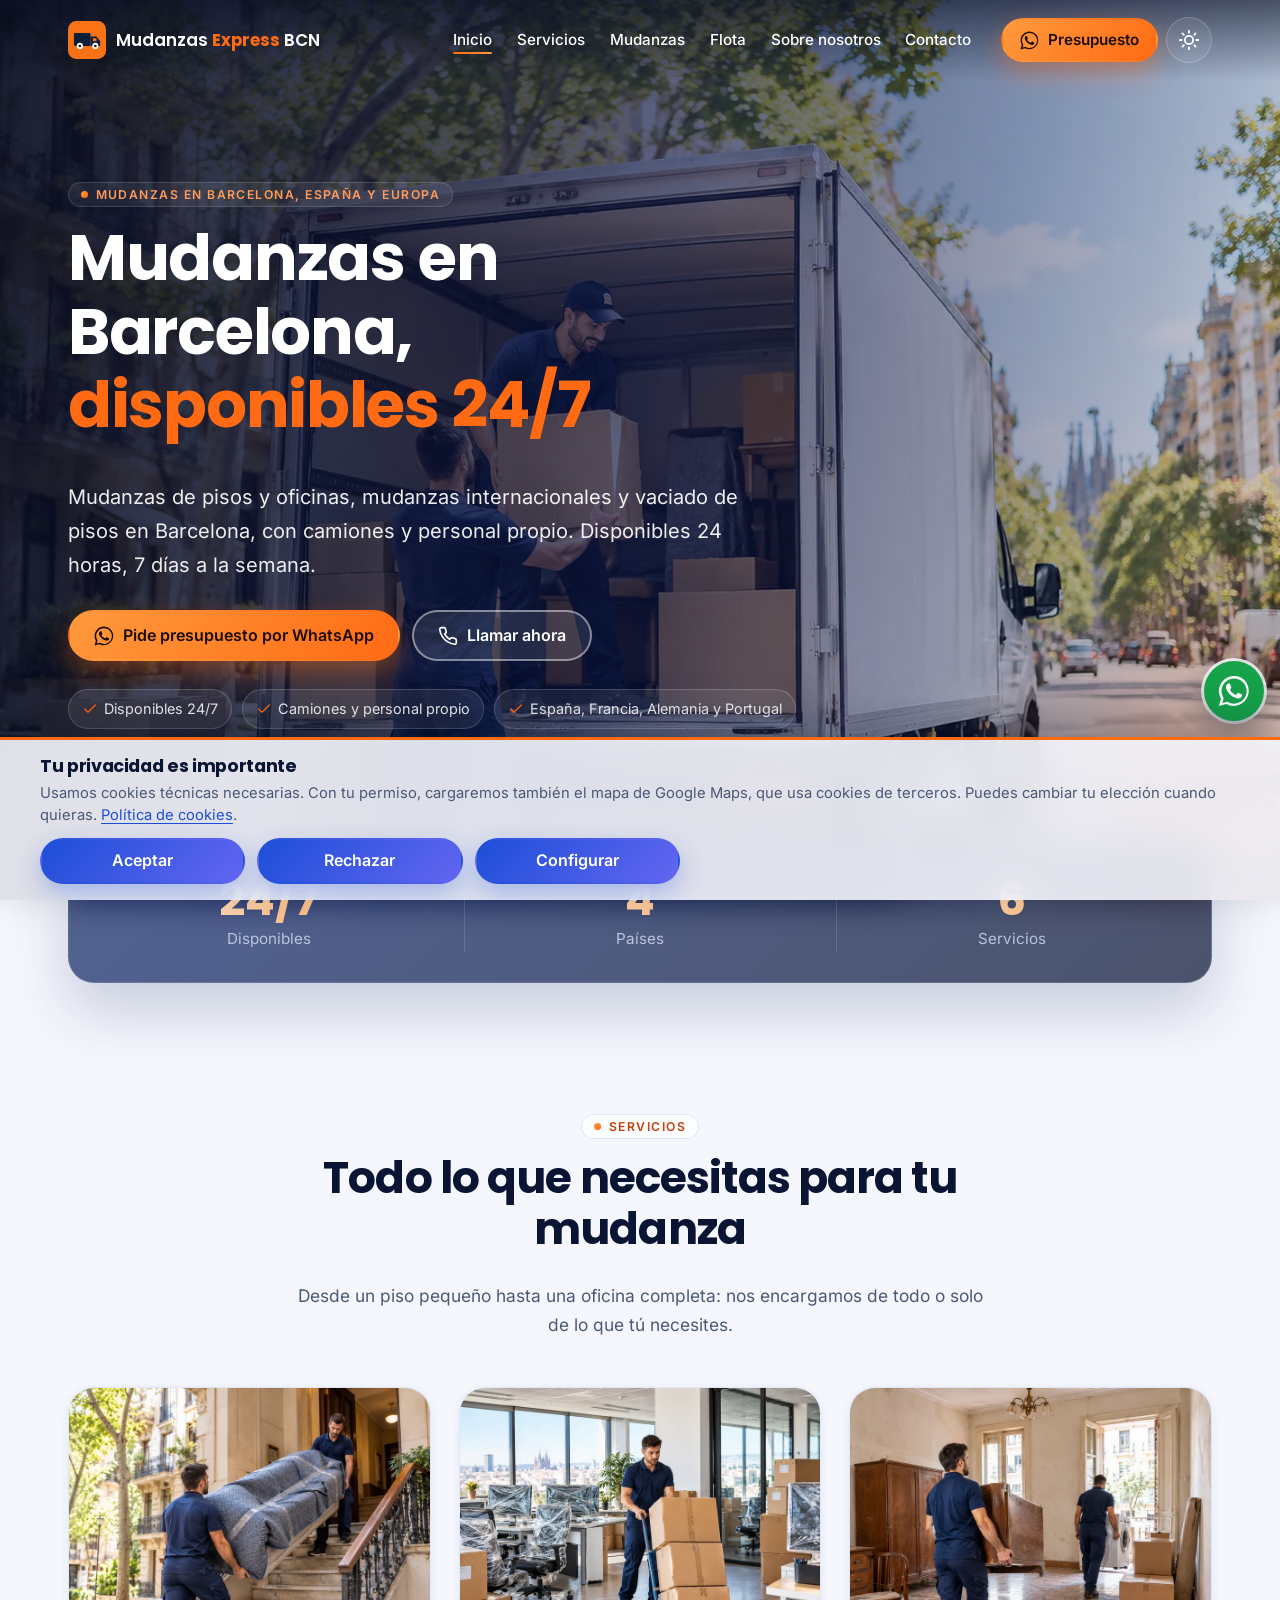
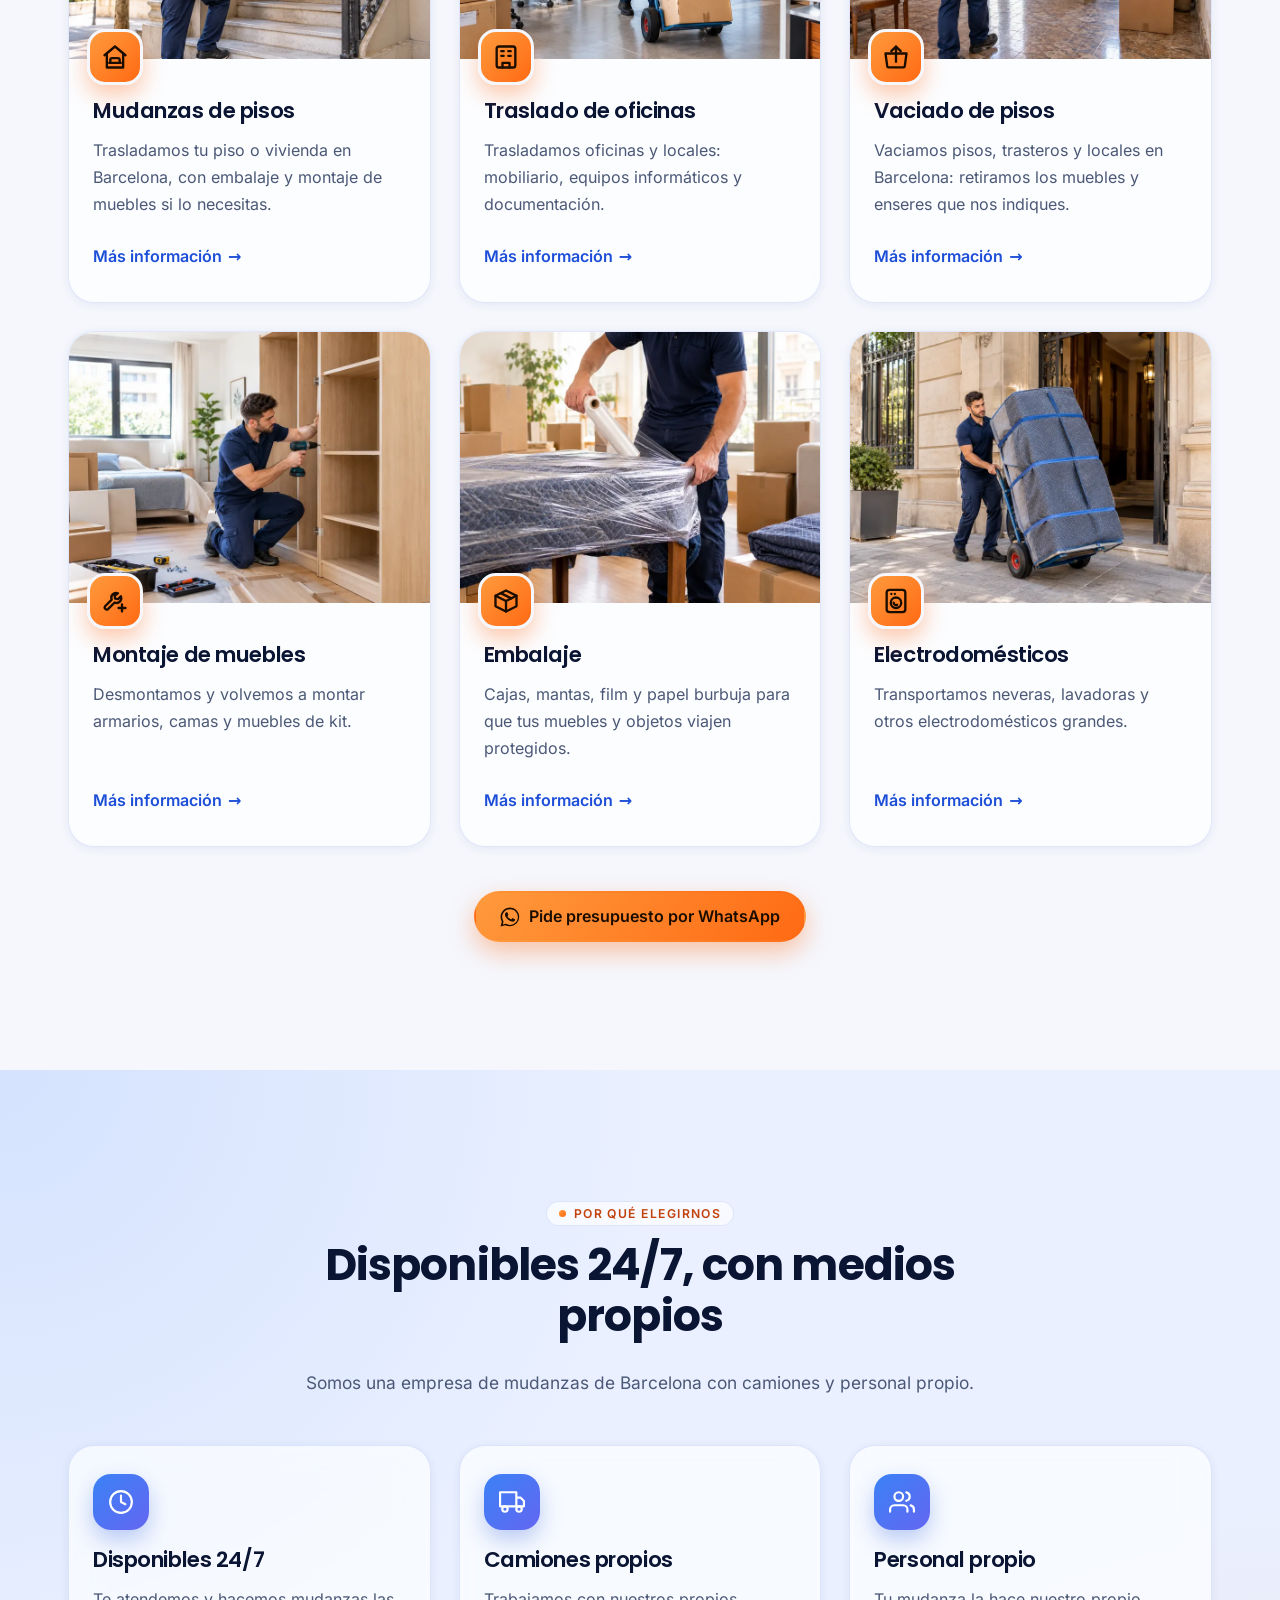
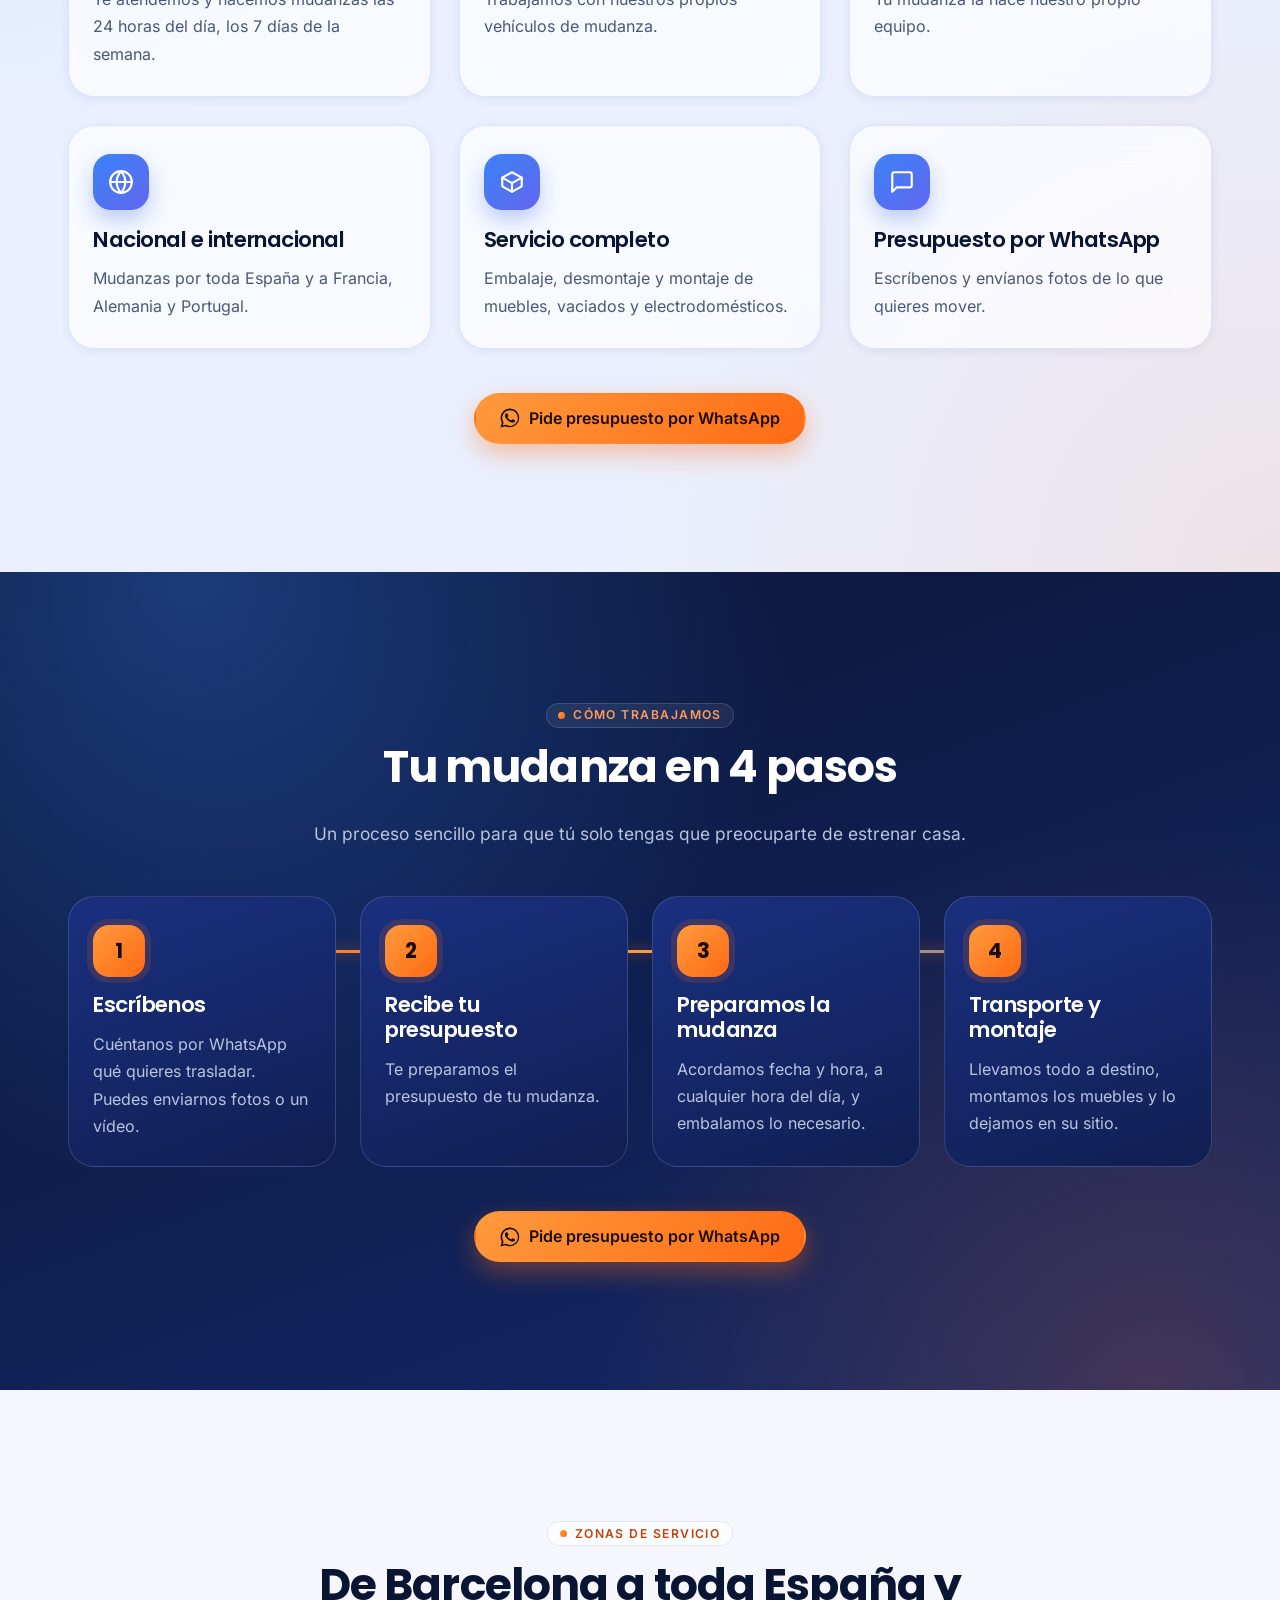
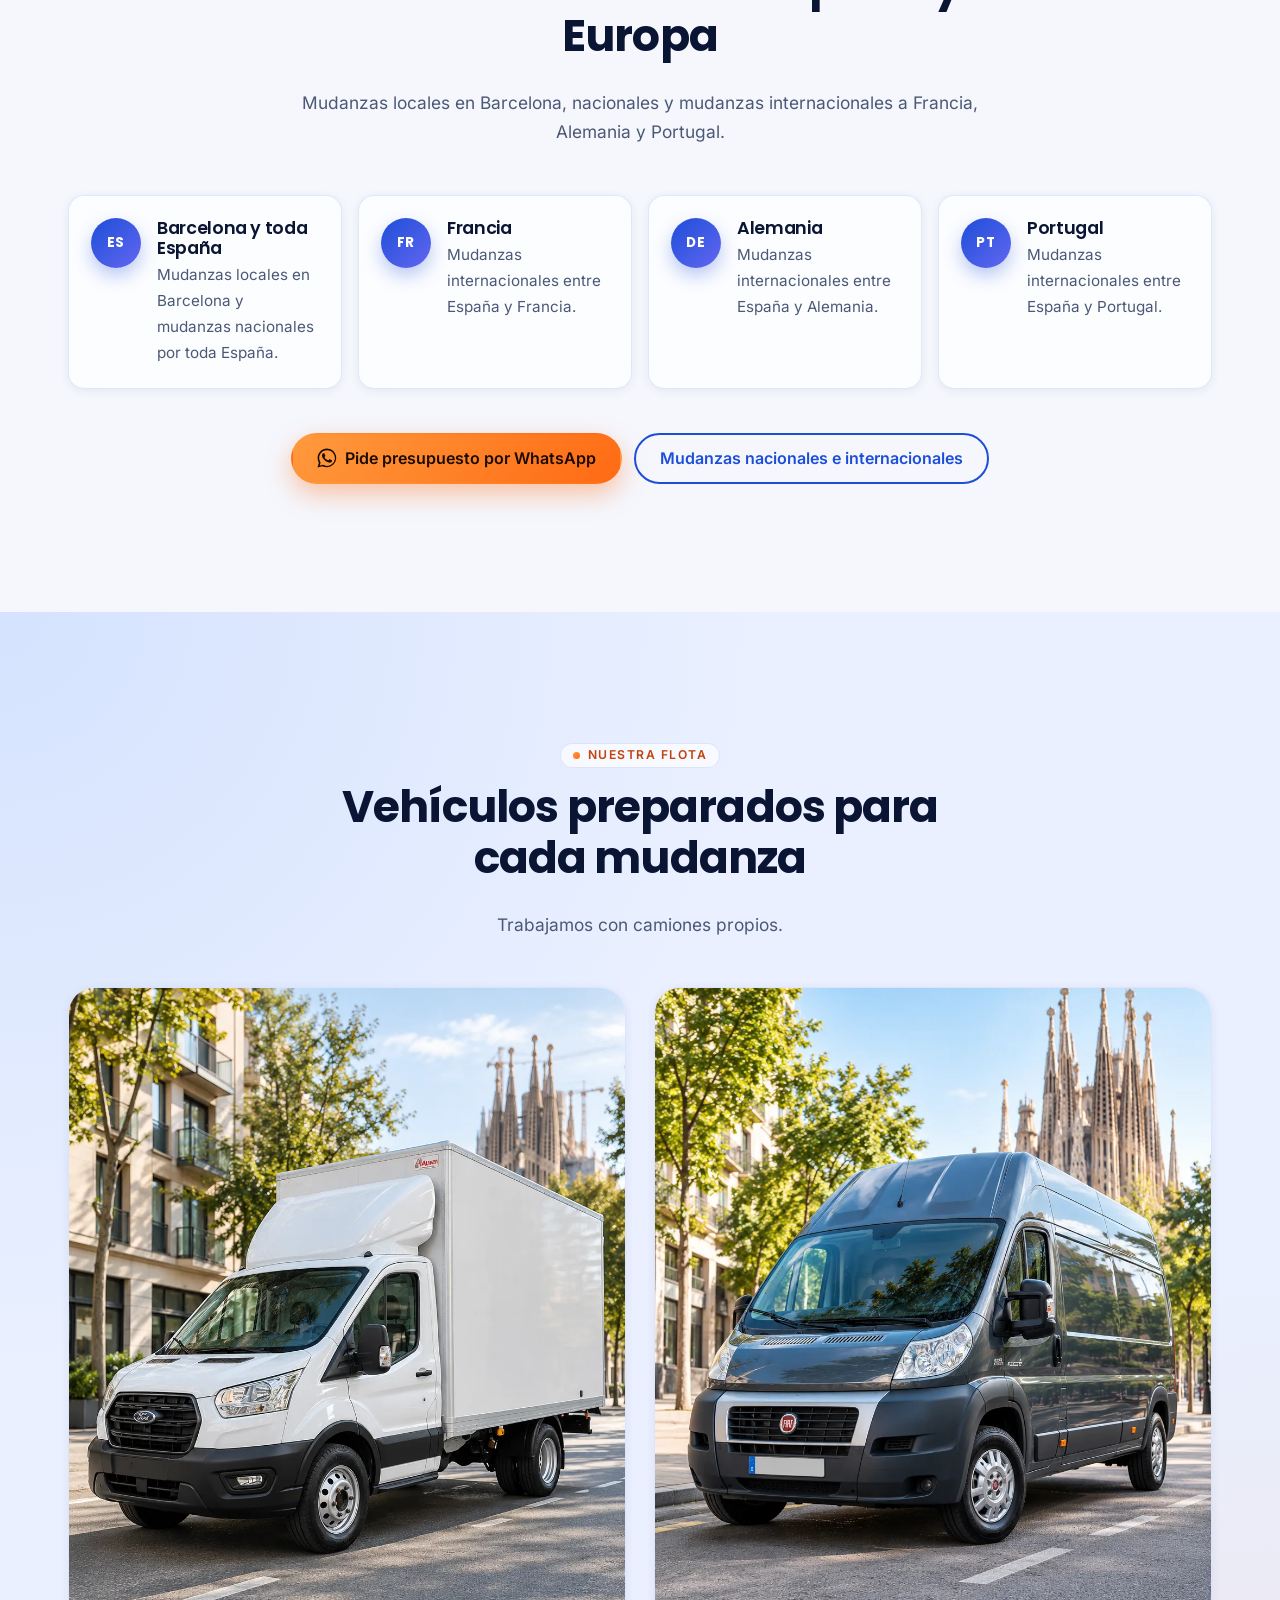
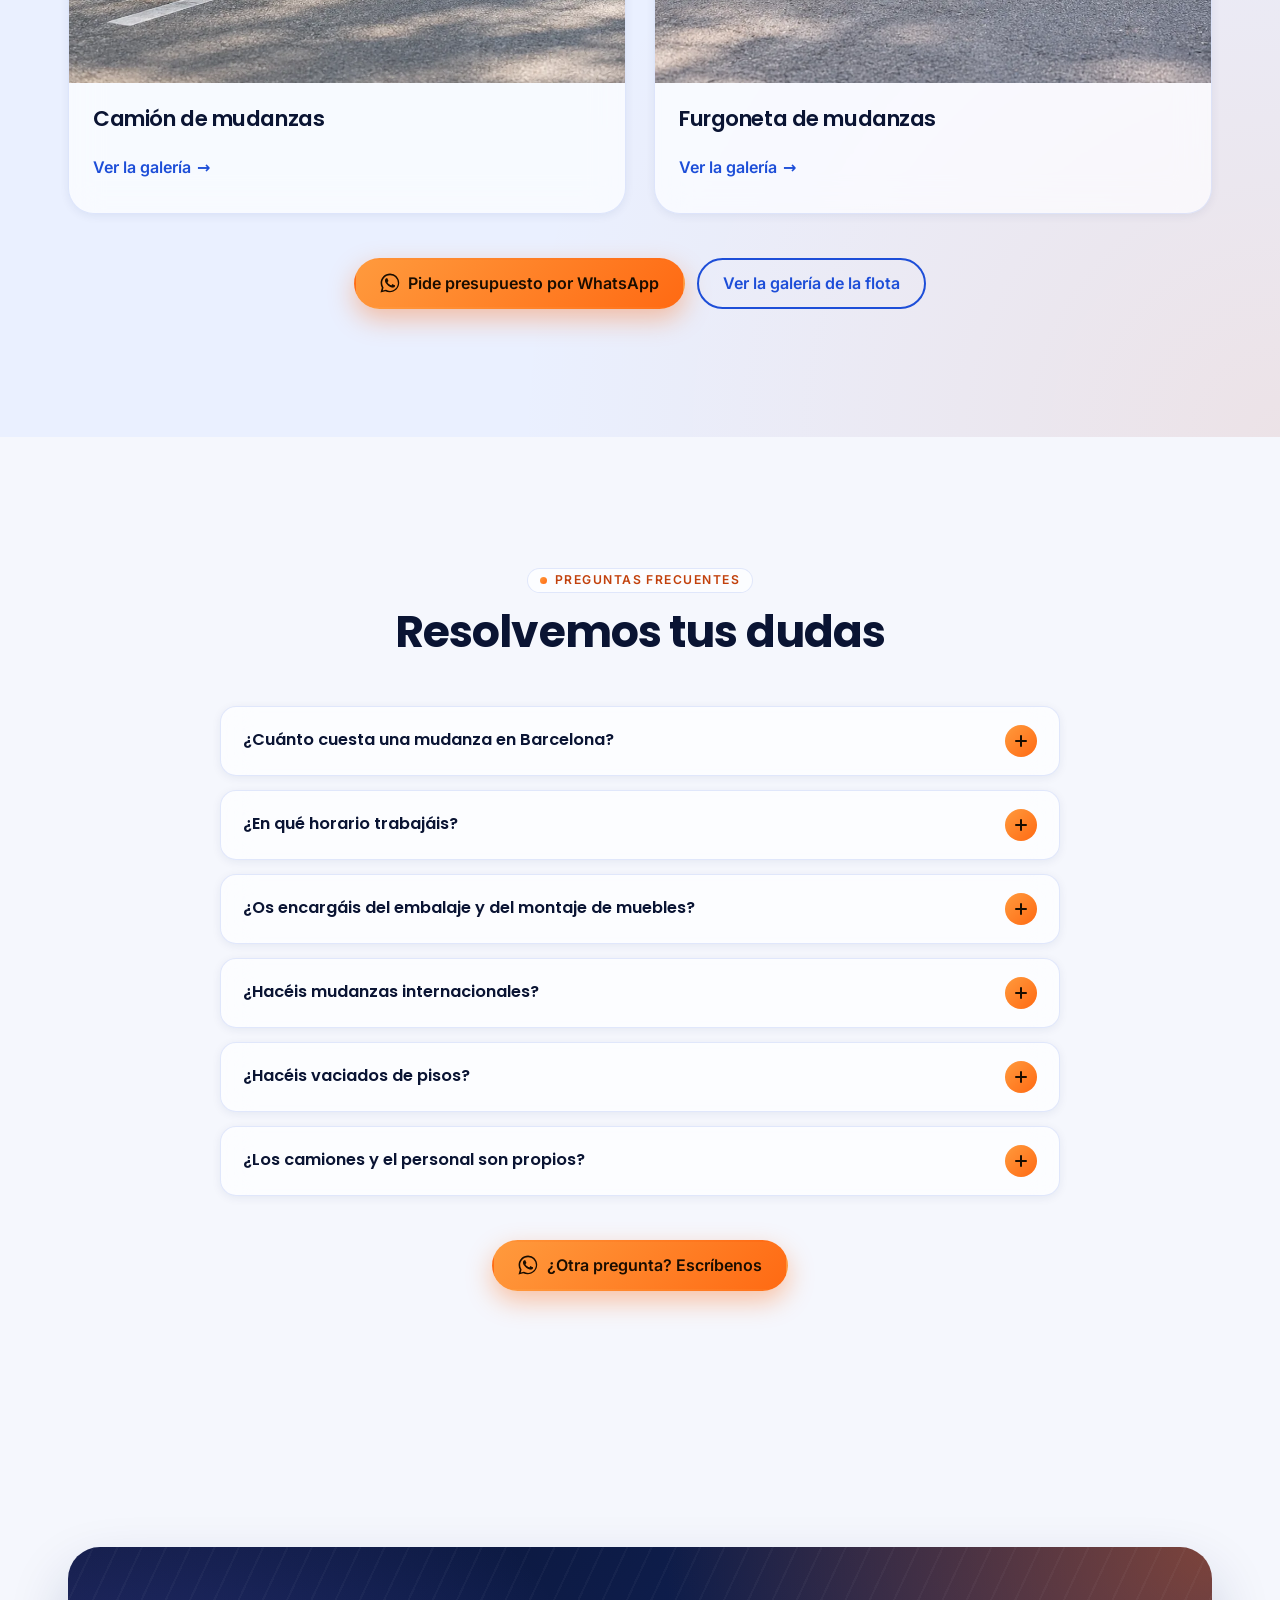
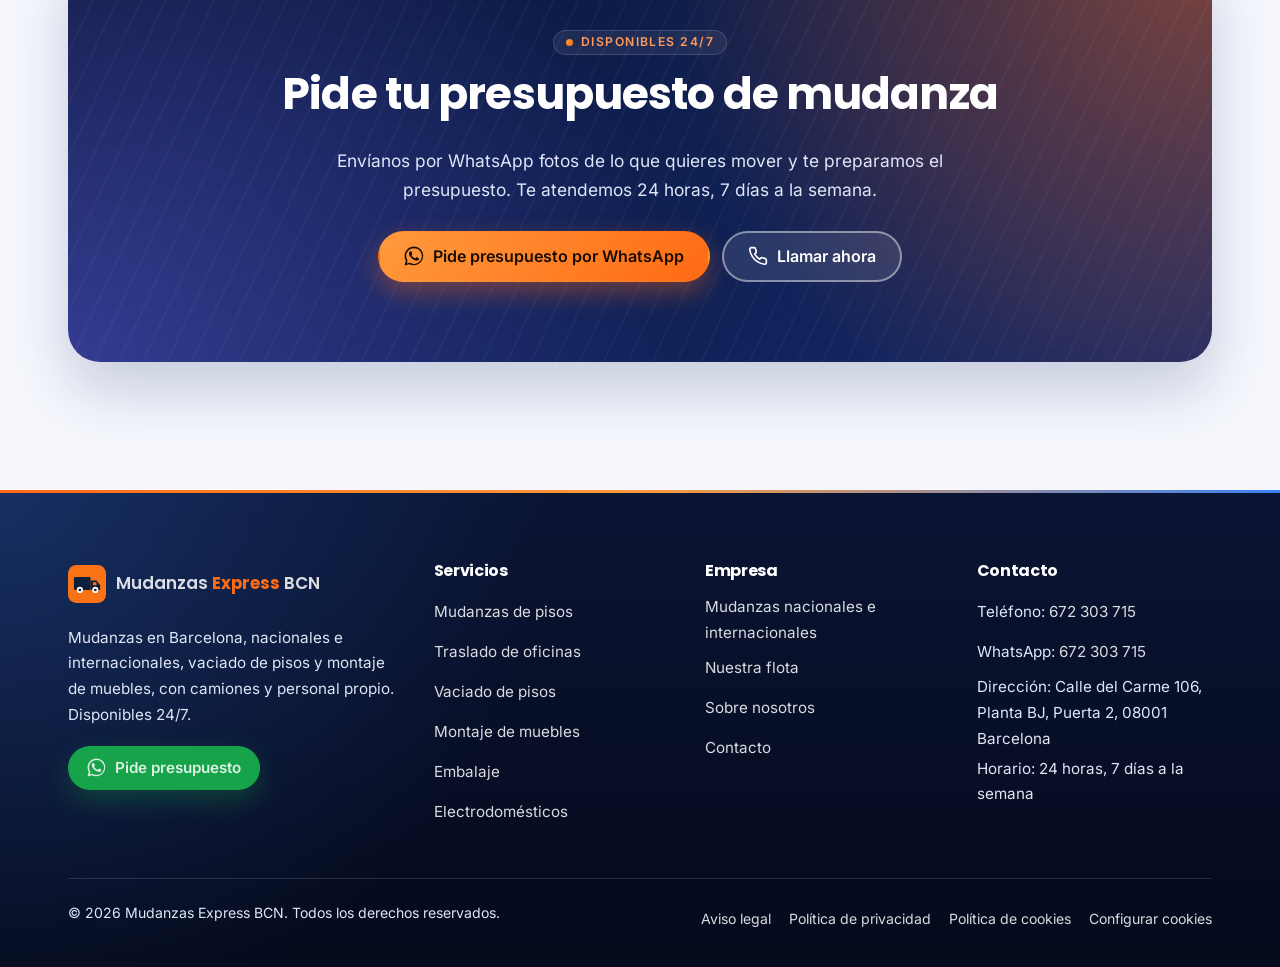
<file: index.html>
<!DOCTYPE html>
<html lang="es">
<head>
<meta charset="utf-8">
<meta name="viewport" content="width=device-width, initial-scale=1">
<title>Mudanzas en Barcelona | Mudanzas Express BCN – Nacionales e internacionales</title>
<meta name="description" content="Empresa de mudanzas en Barcelona: pisos, oficinas, vaciado de pisos y mudanzas internacionales a Francia, Alemania y Portugal. Disponibles 24/7.">
<meta name="robots" content="index, follow, max-image-preview:large">
<link rel="canonical" href="https://www.mudanzasexpressbcn.es/">
<meta name="theme-color" content="#0a1433">
<meta property="og:type" content="website">
<meta property="og:site_name" content="Mudanzas Express BCN">
<meta property="og:locale" content="es_ES">
<meta property="og:title" content="Mudanzas en Barcelona | Mudanzas Express BCN – Nacionales e internacionales">
<meta property="og:description" content="Empresa de mudanzas en Barcelona: pisos, oficinas, vaciado de pisos y mudanzas internacionales a Francia, Alemania y Portugal. Disponibles 24/7.">
<meta property="og:url" content="https://www.mudanzasexpressbcn.es/">
<meta property="og:image" content="https://www.mudanzasexpressbcn.es/img/og-image.jpg">
<meta property="og:image:type" content="image/jpeg">
<meta property="og:image:width" content="1200">
<meta property="og:image:height" content="630">
<meta property="og:image:alt" content="Camión de Mudanzas Express BCN cargando una mudanza en Barcelona">
<meta name="twitter:card" content="summary_large_image">
<link rel="icon" href="favicon.ico" sizes="any">
<link rel="icon" href="favicon.svg" type="image/svg+xml">
<link rel="apple-touch-icon" href="img/apple-touch-icon.png">
<link rel="preload" href="fonts/inter-latin-400-normal.woff2" as="font" type="font/woff2" crossorigin>
<link rel="preload" href="fonts/poppins-latin-700-normal.woff2" as="font" type="font/woff2" crossorigin>
<link rel="stylesheet" href="css/styles.css">
<script>(function(d){d.className+=' js'+('CSSViewTransitionRule' in window?'':' no-vt');var t;try{t=localStorage.getItem('mebcn_theme')}catch(e){}d.setAttribute('data-theme',t==='dark'||t==='light'?t:(matchMedia('(prefers-color-scheme: dark)').matches?'dark':'light'));try{var r=document.referrer&&new URL(document.referrer).origin===location.origin;if(!r&&!matchMedia('(prefers-reduced-motion: reduce)').matches)d.className+=' show-loader'}catch(e){}})(document.documentElement)</script>
<script type="application/ld+json">{"@context":"https://schema.org","@type":"MovingCompany","@id":"https://www.mudanzasexpressbcn.es/#empresa","name":"Mudanzas Express BCN","url":"https://www.mudanzasexpressbcn.es/","logo":"https://www.mudanzasexpressbcn.es/img/icon-512.png","image":["https://www.mudanzasexpressbcn.es/img/og-image.jpg","https://www.mudanzasexpressbcn.es/img/camion1.webp","https://www.mudanzasexpressbcn.es/img/empresa.webp"],"description":"Empresa de mudanzas en Barcelona con camiones y personal propio, disponible 24 horas, 7 días a la semana: mudanzas de pisos y oficinas, mudanzas nacionales e internacionales (Francia, Alemania y Portugal), vaciado de pisos, montaje de muebles y embalaje.","telephone":"+34 672 303 715","openingHoursSpecification":{"@type":"OpeningHoursSpecification","dayOfWeek":["Monday","Tuesday","Wednesday","Thursday","Friday","Saturday","Sunday"],"opens":"00:00","closes":"23:59"},"address":{"@type":"PostalAddress","streetAddress":"Calle del Carme 106, Planta BJ, Puerta 2","postalCode":"08001","addressLocality":"Barcelona","addressRegion":"Cataluña","addressCountry":"ES"},"areaServed":[{"@type":"City","name":"Barcelona"},{"@type":"Country","name":"España"},{"@type":"Country","name":"Francia"},{"@type":"Country","name":"Alemania"},{"@type":"Country","name":"Portugal"}],"contactPoint":{"@type":"ContactPoint","telephone":"+34 672 303 715","contactType":"customer service","availableLanguage":["es"],"hoursAvailable":{"@type":"OpeningHoursSpecification","dayOfWeek":["Monday","Tuesday","Wednesday","Thursday","Friday","Saturday","Sunday"],"opens":"00:00","closes":"23:59"}},"hasOfferCatalog":{"@type":"OfferCatalog","name":"Servicios de mudanza","itemListElement":[{"@type":"Offer","itemOffered":{"@type":"Service","name":"Mudanzas de pisos en Barcelona"}},{"@type":"Offer","itemOffered":{"@type":"Service","name":"Traslado de oficinas"}},{"@type":"Offer","itemOffered":{"@type":"Service","name":"Vaciado de pisos en Barcelona"}},{"@type":"Offer","itemOffered":{"@type":"Service","name":"Montaje y desmontaje de muebles"}},{"@type":"Offer","itemOffered":{"@type":"Service","name":"Embalaje profesional"}},{"@type":"Offer","itemOffered":{"@type":"Service","name":"Transporte de electrodomésticos"}},{"@type":"Offer","itemOffered":{"@type":"Service","name":"Mudanzas nacionales"}},{"@type":"Offer","itemOffered":{"@type":"Service","name":"Mudanzas internacionales"}}]}}</script><script type="application/ld+json">{"@context":"https://schema.org","@type":"FAQPage","mainEntity":[{"@type":"Question","name":"¿Cuánto cuesta una mudanza en Barcelona?","acceptedAnswer":{"@type":"Answer","text":"Depende de lo que haya que trasladar, la distancia, los accesos (planta, ascensor, escaleras) y de si necesitas embalaje o montaje. Escríbenos por WhatsApp con fotos o un vídeo de lo que quieres mover y te preparamos el presupuesto."}},{"@type":"Question","name":"¿En qué horario trabajáis?","acceptedAnswer":{"@type":"Answer","text":"Estamos disponibles las 24 horas del día, los 7 días de la semana. Puedes escribirnos o llamarnos en cualquier momento."}},{"@type":"Question","name":"¿Os encargáis del embalaje y del montaje de muebles?","acceptedAnswer":{"@type":"Answer","text":"Sí. Podemos embalar tus cosas y desmontar y montar los muebles. Tú eliges qué servicios incluir en el presupuesto."}},{"@type":"Question","name":"¿Hacéis mudanzas internacionales?","acceptedAnswer":{"@type":"Answer","text":"Sí. Además de mudanzas por toda España, hacemos mudanzas internacionales a Francia, Alemania y Portugal."}},{"@type":"Question","name":"¿Hacéis vaciados de pisos?","acceptedAnswer":{"@type":"Answer","text":"Sí. Vaciamos pisos, trasteros y locales en Barcelona: retiramos los muebles y enseres que nos indiques y dejamos el espacio vacío."}},{"@type":"Question","name":"¿Los camiones y el personal son propios?","acceptedAnswer":{"@type":"Answer","text":"Sí. Trabajamos con nuestros propios camiones y con personal propio."}}]}</script><script src="js/main.js" defer></script><script src="js/cookies.js" defer></script>
</head>
<body>
<div class="loader" aria-hidden="true"><div class="loader__inner"><svg viewBox="0 0 32 32" aria-hidden="true" focusable="false"><rect width="32" height="32" rx="7" fill="#f97316"/><rect x="5" y="10" width="14" height="11" rx="1.2" fill="#0b1f3a"/><path d="M19 13h5l3 4v4h-8z" fill="#0b1f3a"/><path d="M21 14.5h3v2.5h-3z" fill="#f97316"/><circle cx="10" cy="21" r="2.6" fill="#fff"/><circle cx="10" cy="21" r="1.1" fill="#0b1f3a"/><circle cx="23" cy="21" r="2.6" fill="#fff"/><circle cx="23" cy="21" r="1.1" fill="#0b1f3a"/></svg><div class="loader__name"><span>Mudanzas <strong>Express</strong> BCN</span></div><div class="loader__bar"></div></div></div>
<div class="progress" aria-hidden="true"></div>
<a class="skip-link" href="#main">Saltar al contenido</a>
<header class="site-header">
  <div class="container header-inner">
    <a class="brand" href="index.html" aria-label="Mudanzas Express BCN, ir al inicio"><svg viewBox="0 0 32 32" aria-hidden="true" focusable="false"><rect width="32" height="32" rx="7" fill="#f97316"/><rect x="5" y="10" width="14" height="11" rx="1.2" fill="#0b1f3a"/><path d="M19 13h5l3 4v4h-8z" fill="#0b1f3a"/><path d="M21 14.5h3v2.5h-3z" fill="#f97316"/><circle cx="10" cy="21" r="2.6" fill="#fff"/><circle cx="10" cy="21" r="1.1" fill="#0b1f3a"/><circle cx="23" cy="21" r="2.6" fill="#fff"/><circle cx="23" cy="21" r="1.1" fill="#0b1f3a"/></svg><span>Mudanzas <strong>Express</strong> BCN</span></a>
    <nav id="site-nav" class="site-nav" aria-label="Menú principal">
      <ul><li style="--i:0"><a href="index.html" aria-current="page">Inicio</a></li><li style="--i:1"><a href="servicios.html">Servicios</a></li><li style="--i:2"><a href="mudanzas.html">Mudanzas</a></li><li style="--i:3"><a href="flota.html">Flota</a></li><li style="--i:4"><a href="sobre-nosotros.html">Sobre nosotros</a></li><li style="--i:5"><a href="contacto.html">Contacto</a></li></ul>
      <a style="--i:6" class="btn btn--accent btn--sm" href="https://wa.me/34672303715?text=Hola%2C%20quiero%20pedir%20un%20presupuesto%20de%20mudanza" target="_blank" rel="noopener"><svg viewBox="0 0 24 24" fill="currentColor" aria-hidden="true" focusable="false"><path d="M17.47 14.38c-.3-.15-1.76-.87-2.03-.97-.27-.1-.47-.15-.67.15-.2.3-.77.97-.94 1.17-.17.2-.35.22-.65.07-.3-.15-1.26-.46-2.4-1.48-.89-.79-1.49-1.77-1.66-2.07-.17-.3-.02-.46.13-.61.13-.13.3-.35.45-.52.15-.17.2-.3.3-.5.1-.2.05-.37-.02-.52-.08-.15-.67-1.62-.92-2.22-.24-.58-.49-.5-.67-.51h-.57c-.2 0-.52.07-.8.37-.27.3-1.04 1.02-1.04 2.48 0 1.46 1.07 2.88 1.21 3.07.15.2 2.1 3.2 5.08 4.49.71.31 1.26.49 1.7.63.71.23 1.36.2 1.87.12.57-.09 1.76-.72 2.01-1.41.25-.7.25-1.29.17-1.41-.07-.12-.27-.2-.57-.35zM12.05 21.5h-.01a9.4 9.4 0 0 1-4.8-1.31l-.34-.2-3.57.93.95-3.48-.22-.36a9.4 9.4 0 0 1-1.44-5.02c0-5.2 4.23-9.43 9.44-9.43 2.52 0 4.89.98 6.67 2.77a9.37 9.37 0 0 1 2.76 6.67c0 5.2-4.24 9.43-9.44 9.43zm8.03-17.46A11.3 11.3 0 0 0 12.05.72C5.79.72.7 5.8.7 12.06c0 2 .52 3.95 1.52 5.67L.6 23.28l5.68-1.49a11.3 11.3 0 0 0 5.42 1.38h.01c6.25 0 11.34-5.09 11.34-11.34 0-3.03-1.18-5.88-3.32-8.02z"/></svg>Presupuesto<span class="visually-hidden"> (se abre en una nueva pestaña)</span></a>
    </nav>
    <button class="icon-btn theme-toggle" type="button" aria-pressed="false" aria-label="Modo oscuro"><svg viewBox="0 0 24 24" fill="none" stroke="currentColor" stroke-width="2" stroke-linecap="round" stroke-linejoin="round" aria-hidden="true" focusable="false" class="icon-sun"><circle cx="12" cy="12" r="4.5"/><path d="M12 2v2M12 20v2M4.9 4.9l1.4 1.4M17.7 17.7l1.4 1.4M2 12h2M20 12h2M4.9 19.1l1.4-1.4M17.7 6.3l1.4-1.4"/></svg><svg viewBox="0 0 24 24" fill="none" stroke="currentColor" stroke-width="2" stroke-linecap="round" stroke-linejoin="round" aria-hidden="true" focusable="false" class="icon-moon"><path d="M21 12.8A9 9 0 1 1 11.2 3a7 7 0 0 0 9.8 9.8z"/></svg></button>
    <button class="icon-btn nav-toggle" type="button" aria-expanded="false" aria-controls="site-nav" aria-label="Abrir menú">
      <span class="nav-toggle__bar"></span><span class="nav-toggle__bar"></span><span class="nav-toggle__bar"></span>
    </button>
  </div>
</header>
<main id="main">
<section class="hero">
  <picture class="hero__media">
    <source media="(min-width: 768px)" srcset="img/hero-800.webp 800w, img/hero.webp 1600w" sizes="100vw" width="1600" height="900">
    <img src="img/hero-movil-800.webp" srcset="img/hero-movil-800.webp 450w, img/hero-movil.webp 941w" sizes="100vw" width="941" height="1672" alt="Dos operarios de Mudanzas Express BCN cargan cajas en un camión en una calle del Eixample de Barcelona" fetchpriority="high" decoding="async">
  </picture>
  <div class="container">
    <span class="eyebrow">Mudanzas en Barcelona, España y Europa</span>
    <h1><span class="word" style="--w:0">Mudanzas</span> <span class="word" style="--w:1">en</span> <span class="word" style="--w:2">Barcelona,</span> <span><span class="word" style="--w:3">disponibles</span> <span class="word" style="--w:4">24/7</span></span></h1>
    <p class="hero__lead">Mudanzas de pisos y oficinas, mudanzas internacionales y vaciado de pisos en Barcelona, con camiones y personal propio. Disponibles 24 horas, 7 días a la semana.</p>
    <div class="btn-row"><a class="btn btn--accent btn--shine" href="https://wa.me/34672303715?text=Hola%2C%20quiero%20pedir%20un%20presupuesto%20de%20mudanza" target="_blank" rel="noopener"><svg viewBox="0 0 24 24" fill="currentColor" aria-hidden="true" focusable="false"><path d="M17.47 14.38c-.3-.15-1.76-.87-2.03-.97-.27-.1-.47-.15-.67.15-.2.3-.77.97-.94 1.17-.17.2-.35.22-.65.07-.3-.15-1.26-.46-2.4-1.48-.89-.79-1.49-1.77-1.66-2.07-.17-.3-.02-.46.13-.61.13-.13.3-.35.45-.52.15-.17.2-.3.3-.5.1-.2.05-.37-.02-.52-.08-.15-.67-1.62-.92-2.22-.24-.58-.49-.5-.67-.51h-.57c-.2 0-.52.07-.8.37-.27.3-1.04 1.02-1.04 2.48 0 1.46 1.07 2.88 1.21 3.07.15.2 2.1 3.2 5.08 4.49.71.31 1.26.49 1.7.63.71.23 1.36.2 1.87.12.57-.09 1.76-.72 2.01-1.41.25-.7.25-1.29.17-1.41-.07-.12-.27-.2-.57-.35zM12.05 21.5h-.01a9.4 9.4 0 0 1-4.8-1.31l-.34-.2-3.57.93.95-3.48-.22-.36a9.4 9.4 0 0 1-1.44-5.02c0-5.2 4.23-9.43 9.44-9.43 2.52 0 4.89.98 6.67 2.77a9.37 9.37 0 0 1 2.76 6.67c0 5.2-4.24 9.43-9.44 9.43zm8.03-17.46A11.3 11.3 0 0 0 12.05.72C5.79.72.7 5.8.7 12.06c0 2 .52 3.95 1.52 5.67L.6 23.28l5.68-1.49a11.3 11.3 0 0 0 5.42 1.38h.01c6.25 0 11.34-5.09 11.34-11.34 0-3.03-1.18-5.88-3.32-8.02z"/></svg>Pide presupuesto por WhatsApp<span class="visually-hidden"> (se abre en una nueva pestaña)</span></a><a class="btn btn--ghost" href="tel:+34672303715"><svg viewBox="0 0 24 24" fill="none" stroke="currentColor" stroke-width="2" stroke-linecap="round" stroke-linejoin="round" aria-hidden="true" focusable="false"><path d="M22 16.9v3a2 2 0 0 1-2.2 2 19.8 19.8 0 0 1-8.6-3.1 19.5 19.5 0 0 1-6-6A19.8 19.8 0 0 1 2.1 4.2 2 2 0 0 1 4.1 2h3a2 2 0 0 1 2 1.7c.1.9.4 1.8.7 2.7a2 2 0 0 1-.5 2.1L8 9.8a16 16 0 0 0 6 6l1.3-1.3a2 2 0 0 1 2.1-.4c.9.3 1.8.6 2.7.7a2 2 0 0 1 1.7 2z"/></svg>Llamar ahora</a></div>
    <ul class="hero__badges">
      <li><svg viewBox="0 0 24 24" fill="none" stroke="currentColor" stroke-width="2" stroke-linecap="round" stroke-linejoin="round" aria-hidden="true" focusable="false"><path d="M20 6 9 17l-5-5"/></svg>Disponibles 24/7</li>
      <li><svg viewBox="0 0 24 24" fill="none" stroke="currentColor" stroke-width="2" stroke-linecap="round" stroke-linejoin="round" aria-hidden="true" focusable="false"><path d="M20 6 9 17l-5-5"/></svg>Camiones y personal propio</li>
      <li><svg viewBox="0 0 24 24" fill="none" stroke="currentColor" stroke-width="2" stroke-linecap="round" stroke-linejoin="round" aria-hidden="true" focusable="false"><path d="M20 6 9 17l-5-5"/></svg>España, Francia, Alemania y Portugal</li>
    </ul>
  </div>
  <a class="scroll-cue" href="#servicios">Desliza hacia abajo<svg viewBox="0 0 24 24" fill="none" stroke="currentColor" stroke-width="2" stroke-linecap="round" stroke-linejoin="round" aria-hidden="true" focusable="false"><path d="m6 9 6 6 6-6"/></svg></a>
</section>
<section class="stats-band" aria-label="Mudanzas Express BCN en cifras">
  <div class="container">
    <ul class="stats reveal reveal--scale">
      <li class="stat"><span class="stat__num" data-count="24" data-suffix="/7" aria-hidden="true">24/7</span><span class="stat__label"><span class="visually-hidden">24/7: </span>Disponibles</span></li>
      <li class="stat"><span class="stat__num" data-count="4" aria-hidden="true">4</span><span class="stat__label"><span class="visually-hidden">4 </span>Países</span></li>
      <li class="stat"><span class="stat__num" data-count="6" aria-hidden="true">6</span><span class="stat__label"><span class="visually-hidden">6 </span>Servicios</span></li>
    </ul>
  </div>
</section>
<section class="section" id="servicios" aria-labelledby="servicios-titulo">
  <div class="container">
    <div class="section-head reveal">
      <span class="eyebrow">Servicios</span>
      <h2 id="servicios-titulo">Todo lo que necesitas para tu mudanza</h2>
      <p>Desde un piso pequeño hasta una oficina completa: nos encargamos de todo o solo de lo que tú necesites.</p>
    </div>
    <div class="grid grid--3">
      <article class="card card--service reveal reveal--scale" style="--delay:0.00s">
        <div class="card__media"><div class="card__clip"><img src="img/pisos-800.webp" srcset="img/pisos-800.webp 800w, img/pisos.webp 1448w" sizes="(min-width: 992px) 33vw, (min-width: 640px) 50vw, 100vw" width="1448" height="1086" alt="Dos operarios bajan un sofá protegido con mantas por la escalera de un edificio de Barcelona" loading="lazy" decoding="async"></div><span class="card__icon"><svg viewBox="0 0 24 24" fill="none" stroke="currentColor" stroke-width="2" stroke-linecap="round" stroke-linejoin="round" aria-hidden="true" focusable="false"><path d="M3 10.5 12 3l9 7.5"/><path d="M5 9.5V21h14V9.5"/><path d="M8 17v-2.5A1.5 1.5 0 0 1 9.5 13h5a1.5 1.5 0 0 1 1.5 1.5V17"/><path d="M7 17h10"/></svg></span></div>
        <div class="card__body"><h3>Mudanzas de pisos</h3><p>Trasladamos tu piso o vivienda en Barcelona, con embalaje y montaje de muebles si lo necesitas.</p><a class="card__link" href="servicios.html#pisos">Más información<span class="visually-hidden"> sobre mudanzas de pisos</span></a></div>
      </article><article class="card card--service reveal reveal--scale" style="--delay:0.08s">
        <div class="card__media"><div class="card__clip"><img src="img/oficinas-800.webp" srcset="img/oficinas-800.webp 800w, img/oficinas.webp 1448w" sizes="(min-width: 992px) 33vw, (min-width: 640px) 50vw, 100vw" width="1448" height="1086" alt="Operario trasladando cajas con una carretilla en una oficina con los equipos protegidos" loading="lazy" decoding="async"></div><span class="card__icon"><svg viewBox="0 0 24 24" fill="none" stroke="currentColor" stroke-width="2" stroke-linecap="round" stroke-linejoin="round" aria-hidden="true" focusable="false"><rect x="4" y="3" width="16" height="18" rx="2"/><path d="M9 21v-4h6v4"/><path d="M8 7h2M14 7h2M8 11h2M14 11h2"/></svg></span></div>
        <div class="card__body"><h3>Traslado de oficinas</h3><p>Trasladamos oficinas y locales: mobiliario, equipos informáticos y documentación.</p><a class="card__link" href="servicios.html#oficinas">Más información<span class="visually-hidden"> sobre traslado de oficinas</span></a></div>
      </article><article class="card card--service reveal reveal--scale" style="--delay:0.16s">
        <div class="card__media"><div class="card__clip"><img src="img/vaciado-800.webp" srcset="img/vaciado-800.webp 800w, img/vaciado.webp 1448w" sizes="(min-width: 992px) 33vw, (min-width: 640px) 50vw, 100vw" width="1448" height="1086" alt="Dos operarios retiran muebles antiguos durante el vaciado de un piso" loading="lazy" decoding="async"></div><span class="card__icon"><svg viewBox="0 0 24 24" fill="none" stroke="currentColor" stroke-width="2" stroke-linecap="round" stroke-linejoin="round" aria-hidden="true" focusable="false"><path d="M3 9h18l-1.5 11a1 1 0 0 1-1 .9h-13a1 1 0 0 1-1-.9z"/><path d="M12 16V3M8 7l4-4 4 4"/></svg></span></div>
        <div class="card__body"><h3>Vaciado de pisos</h3><p>Vaciamos pisos, trasteros y locales en Barcelona: retiramos los muebles y enseres que nos indiques.</p><a class="card__link" href="servicios.html#vaciado">Más información<span class="visually-hidden"> sobre vaciado de pisos</span></a></div>
      </article><article class="card card--service reveal reveal--scale" style="--delay:0.00s">
        <div class="card__media"><div class="card__clip"><img src="img/montaje-800.webp" srcset="img/montaje-800.webp 800w, img/montaje.webp 1448w" sizes="(min-width: 992px) 33vw, (min-width: 640px) 50vw, 100vw" width="1448" height="1086" alt="Operario montando un armario con un taladro en un dormitorio" loading="lazy" decoding="async"></div><span class="card__icon"><svg viewBox="0 0 24 24" fill="none" stroke="currentColor" stroke-width="2" stroke-linecap="round" stroke-linejoin="round" aria-hidden="true" focusable="false"><path d="M14.5 5.5a4 4 0 0 0-5.3 5.3L3.5 16.5a1.8 1.8 0 0 0 2.5 2.5l5.7-5.7a4 4 0 0 0 5.3-5.3l-2.4 2.4-2.5-.4-.4-2.5z"/><path d="M18 15v6M15 18h6"/></svg></span></div>
        <div class="card__body"><h3>Montaje de muebles</h3><p>Desmontamos y volvemos a montar armarios, camas y muebles de kit.</p><a class="card__link" href="servicios.html#montaje">Más información<span class="visually-hidden"> sobre montaje de muebles</span></a></div>
      </article><article class="card card--service reveal reveal--scale" style="--delay:0.08s">
        <div class="card__media"><div class="card__clip"><img src="img/embalaje-800.webp" srcset="img/embalaje-800.webp 800w, img/embalaje.webp 1448w" sizes="(min-width: 992px) 33vw, (min-width: 640px) 50vw, 100vw" width="1448" height="1086" alt="Operario envolviendo un mueble con mantas y film protector" loading="lazy" decoding="async"></div><span class="card__icon"><svg viewBox="0 0 24 24" fill="none" stroke="currentColor" stroke-width="2" stroke-linecap="round" stroke-linejoin="round" aria-hidden="true" focusable="false"><path d="M3 7.5 12 3l9 4.5v9L12 21l-9-4.5z"/><path d="m3 7.5 9 4.5 9-4.5M12 12v9"/><path d="m7.5 5.25 9 4.5"/></svg></span></div>
        <div class="card__body"><h3>Embalaje</h3><p>Cajas, mantas, film y papel burbuja para que tus muebles y objetos viajen protegidos.</p><a class="card__link" href="servicios.html#embalaje">Más información<span class="visually-hidden"> sobre embalaje</span></a></div>
      </article><article class="card card--service reveal reveal--scale" style="--delay:0.16s">
        <div class="card__media"><div class="card__clip"><img src="img/electrodomesticos-800.webp" srcset="img/electrodomesticos-800.webp 800w, img/electrodomesticos.webp 1448w" sizes="(min-width: 992px) 33vw, (min-width: 640px) 50vw, 100vw" width="1448" height="1086" alt="Operario sacando un electrodoméstico protegido con una carretilla de un portal" loading="lazy" decoding="async"></div><span class="card__icon"><svg viewBox="0 0 24 24" fill="none" stroke="currentColor" stroke-width="2" stroke-linecap="round" stroke-linejoin="round" aria-hidden="true" focusable="false"><rect x="4" y="2.5" width="16" height="19" rx="2.5"/><circle cx="12" cy="13.5" r="4.5"/><path d="M8 6h.01M11 6h.01"/><path d="M10 13.5a2 2 0 0 0 3 1.7"/></svg></span></div>
        <div class="card__body"><h3>Electrodomésticos</h3><p>Transportamos neveras, lavadoras y otros electrodomésticos grandes.</p><a class="card__link" href="servicios.html#electrodomesticos">Más información<span class="visually-hidden"> sobre electrodomésticos</span></a></div>
      </article>
    </div>
    <div class="section-cta"><a class="btn btn--accent" href="https://wa.me/34672303715?text=Hola%2C%20quiero%20pedir%20un%20presupuesto%20de%20mudanza" target="_blank" rel="noopener"><svg viewBox="0 0 24 24" fill="currentColor" aria-hidden="true" focusable="false"><path d="M17.47 14.38c-.3-.15-1.76-.87-2.03-.97-.27-.1-.47-.15-.67.15-.2.3-.77.97-.94 1.17-.17.2-.35.22-.65.07-.3-.15-1.26-.46-2.4-1.48-.89-.79-1.49-1.77-1.66-2.07-.17-.3-.02-.46.13-.61.13-.13.3-.35.45-.52.15-.17.2-.3.3-.5.1-.2.05-.37-.02-.52-.08-.15-.67-1.62-.92-2.22-.24-.58-.49-.5-.67-.51h-.57c-.2 0-.52.07-.8.37-.27.3-1.04 1.02-1.04 2.48 0 1.46 1.07 2.88 1.21 3.07.15.2 2.1 3.2 5.08 4.49.71.31 1.26.49 1.7.63.71.23 1.36.2 1.87.12.57-.09 1.76-.72 2.01-1.41.25-.7.25-1.29.17-1.41-.07-.12-.27-.2-.57-.35zM12.05 21.5h-.01a9.4 9.4 0 0 1-4.8-1.31l-.34-.2-3.57.93.95-3.48-.22-.36a9.4 9.4 0 0 1-1.44-5.02c0-5.2 4.23-9.43 9.44-9.43 2.52 0 4.89.98 6.67 2.77a9.37 9.37 0 0 1 2.76 6.67c0 5.2-4.24 9.43-9.44 9.43zm8.03-17.46A11.3 11.3 0 0 0 12.05.72C5.79.72.7 5.8.7 12.06c0 2 .52 3.95 1.52 5.67L.6 23.28l5.68-1.49a11.3 11.3 0 0 0 5.42 1.38h.01c6.25 0 11.34-5.09 11.34-11.34 0-3.03-1.18-5.88-3.32-8.02z"/></svg>Pide presupuesto por WhatsApp<span class="visually-hidden"> (se abre en una nueva pestaña)</span></a></div>
  </div>
</section>
<section class="section section--alt" aria-labelledby="porque-titulo">
  <div class="container">
    <div class="section-head reveal">
      <span class="eyebrow">Por qué elegirnos</span>
      <h2 id="porque-titulo">Disponibles 24/7, con medios propios</h2>
      <p>Somos una empresa de mudanzas de Barcelona con camiones y personal propio.</p>
    </div>
    <div class="grid grid--3">
      <div class="feature reveal reveal--scale"><div class="icon-badge"><svg viewBox="0 0 24 24" fill="none" stroke="currentColor" stroke-width="2" stroke-linecap="round" stroke-linejoin="round" aria-hidden="true" focusable="false"><circle cx="12" cy="12" r="10"/><path d="M12 6v6l4 2"/></svg></div><h3>Disponibles 24/7</h3><p>Te atendemos y hacemos mudanzas las 24 horas del día, los 7 días de la semana.</p></div>
      <div class="feature reveal reveal--scale" style="--delay:0.08s"><div class="icon-badge"><svg viewBox="0 0 24 24" fill="none" stroke="currentColor" stroke-width="2" stroke-linecap="round" stroke-linejoin="round" aria-hidden="true" focusable="false"><path d="M1 3h15v13H1zM16 8h4l3 3v5h-7z"/><circle cx="5.5" cy="18.5" r="2.5"/><circle cx="18.5" cy="18.5" r="2.5"/></svg></div><h3>Camiones propios</h3><p>Trabajamos con nuestros propios vehículos de mudanza.</p></div>
      <div class="feature reveal reveal--scale" style="--delay:0.16s"><div class="icon-badge"><svg viewBox="0 0 24 24" fill="none" stroke="currentColor" stroke-width="2" stroke-linecap="round" stroke-linejoin="round" aria-hidden="true" focusable="false"><path d="M17 21v-2a4 4 0 0 0-4-4H5a4 4 0 0 0-4 4v2"/><circle cx="9" cy="7" r="4"/><path d="M23 21v-2a4 4 0 0 0-3-3.9M16 3.1a4 4 0 0 1 0 7.8"/></svg></div><h3>Personal propio</h3><p>Tu mudanza la hace nuestro propio equipo.</p></div>
      <div class="feature reveal reveal--scale"><div class="icon-badge"><svg viewBox="0 0 24 24" fill="none" stroke="currentColor" stroke-width="2" stroke-linecap="round" stroke-linejoin="round" aria-hidden="true" focusable="false"><circle cx="12" cy="12" r="10"/><path d="M2 12h20M12 2a15.3 15.3 0 0 1 4 10 15.3 15.3 0 0 1-4 10 15.3 15.3 0 0 1-4-10 15.3 15.3 0 0 1 4-10z"/></svg></div><h3>Nacional e internacional</h3><p>Mudanzas por toda España y a Francia, Alemania y Portugal.</p></div>
      <div class="feature reveal reveal--scale" style="--delay:0.08s"><div class="icon-badge"><svg viewBox="0 0 24 24" fill="none" stroke="currentColor" stroke-width="2" stroke-linecap="round" stroke-linejoin="round" aria-hidden="true" focusable="false"><path d="M21 8 12 3 3 8v8l9 5 9-5z"/><path d="m3 8 9 5 9-5M12 13v8"/></svg></div><h3>Servicio completo</h3><p>Embalaje, desmontaje y montaje de muebles, vaciados y electrodomésticos.</p></div>
      <div class="feature reveal reveal--scale" style="--delay:0.16s"><div class="icon-badge"><svg viewBox="0 0 24 24" fill="none" stroke="currentColor" stroke-width="2" stroke-linecap="round" stroke-linejoin="round" aria-hidden="true" focusable="false"><path d="M21 15a2 2 0 0 1-2 2H7l-4 4V5a2 2 0 0 1 2-2h14a2 2 0 0 1 2 2z"/></svg></div><h3>Presupuesto por WhatsApp</h3><p>Escríbenos y envíanos fotos de lo que quieres mover.</p></div>
    </div>
    <div class="section-cta"><a class="btn btn--accent" href="https://wa.me/34672303715?text=Hola%2C%20quiero%20pedir%20un%20presupuesto%20de%20mudanza" target="_blank" rel="noopener"><svg viewBox="0 0 24 24" fill="currentColor" aria-hidden="true" focusable="false"><path d="M17.47 14.38c-.3-.15-1.76-.87-2.03-.97-.27-.1-.47-.15-.67.15-.2.3-.77.97-.94 1.17-.17.2-.35.22-.65.07-.3-.15-1.26-.46-2.4-1.48-.89-.79-1.49-1.77-1.66-2.07-.17-.3-.02-.46.13-.61.13-.13.3-.35.45-.52.15-.17.2-.3.3-.5.1-.2.05-.37-.02-.52-.08-.15-.67-1.62-.92-2.22-.24-.58-.49-.5-.67-.51h-.57c-.2 0-.52.07-.8.37-.27.3-1.04 1.02-1.04 2.48 0 1.46 1.07 2.88 1.21 3.07.15.2 2.1 3.2 5.08 4.49.71.31 1.26.49 1.7.63.71.23 1.36.2 1.87.12.57-.09 1.76-.72 2.01-1.41.25-.7.25-1.29.17-1.41-.07-.12-.27-.2-.57-.35zM12.05 21.5h-.01a9.4 9.4 0 0 1-4.8-1.31l-.34-.2-3.57.93.95-3.48-.22-.36a9.4 9.4 0 0 1-1.44-5.02c0-5.2 4.23-9.43 9.44-9.43 2.52 0 4.89.98 6.67 2.77a9.37 9.37 0 0 1 2.76 6.67c0 5.2-4.24 9.43-9.44 9.43zm8.03-17.46A11.3 11.3 0 0 0 12.05.72C5.79.72.7 5.8.7 12.06c0 2 .52 3.95 1.52 5.67L.6 23.28l5.68-1.49a11.3 11.3 0 0 0 5.42 1.38h.01c6.25 0 11.34-5.09 11.34-11.34 0-3.03-1.18-5.88-3.32-8.02z"/></svg>Pide presupuesto por WhatsApp<span class="visually-hidden"> (se abre en una nueva pestaña)</span></a></div>
  </div>
</section>
<section class="section section--dark" aria-labelledby="pasos-titulo">
  <div class="container">
    <div class="section-head reveal">
      <span class="eyebrow">Cómo trabajamos</span>
      <h2 id="pasos-titulo">Tu mudanza en 4 pasos</h2>
      <p>Un proceso sencillo para que tú solo tengas que preocuparte de estrenar casa.</p>
    </div>
    <ol class="steps">
      <li class="step reveal"><h3>Escríbenos</h3><p>Cuéntanos por WhatsApp qué quieres trasladar. Puedes enviarnos fotos o un vídeo.</p></li>
      <li class="step reveal" style="--delay:.08s"><h3>Recibe tu presupuesto</h3><p>Te preparamos el presupuesto de tu mudanza.</p></li>
      <li class="step reveal" style="--delay:.16s"><h3>Preparamos la mudanza</h3><p>Acordamos fecha y hora, a cualquier hora del día, y embalamos lo necesario.</p></li>
      <li class="step reveal" style="--delay:.24s"><h3>Transporte y montaje</h3><p>Llevamos todo a destino, montamos los muebles y lo dejamos en su sitio.</p></li>
    </ol>
    <div class="section-cta"><a class="btn btn--accent" href="https://wa.me/34672303715?text=Hola%2C%20quiero%20pedir%20un%20presupuesto%20de%20mudanza" target="_blank" rel="noopener"><svg viewBox="0 0 24 24" fill="currentColor" aria-hidden="true" focusable="false"><path d="M17.47 14.38c-.3-.15-1.76-.87-2.03-.97-.27-.1-.47-.15-.67.15-.2.3-.77.97-.94 1.17-.17.2-.35.22-.65.07-.3-.15-1.26-.46-2.4-1.48-.89-.79-1.49-1.77-1.66-2.07-.17-.3-.02-.46.13-.61.13-.13.3-.35.45-.52.15-.17.2-.3.3-.5.1-.2.05-.37-.02-.52-.08-.15-.67-1.62-.92-2.22-.24-.58-.49-.5-.67-.51h-.57c-.2 0-.52.07-.8.37-.27.3-1.04 1.02-1.04 2.48 0 1.46 1.07 2.88 1.21 3.07.15.2 2.1 3.2 5.08 4.49.71.31 1.26.49 1.7.63.71.23 1.36.2 1.87.12.57-.09 1.76-.72 2.01-1.41.25-.7.25-1.29.17-1.41-.07-.12-.27-.2-.57-.35zM12.05 21.5h-.01a9.4 9.4 0 0 1-4.8-1.31l-.34-.2-3.57.93.95-3.48-.22-.36a9.4 9.4 0 0 1-1.44-5.02c0-5.2 4.23-9.43 9.44-9.43 2.52 0 4.89.98 6.67 2.77a9.37 9.37 0 0 1 2.76 6.67c0 5.2-4.24 9.43-9.44 9.43zm8.03-17.46A11.3 11.3 0 0 0 12.05.72C5.79.72.7 5.8.7 12.06c0 2 .52 3.95 1.52 5.67L.6 23.28l5.68-1.49a11.3 11.3 0 0 0 5.42 1.38h.01c6.25 0 11.34-5.09 11.34-11.34 0-3.03-1.18-5.88-3.32-8.02z"/></svg>Pide presupuesto por WhatsApp<span class="visually-hidden"> (se abre en una nueva pestaña)</span></a></div>
  </div>
</section>
<section class="section" aria-labelledby="zonas-titulo">
  <div class="container">
    <div class="section-head reveal">
      <span class="eyebrow">Zonas de servicio</span>
      <h2 id="zonas-titulo">De Barcelona a toda España y Europa</h2>
      <p>Mudanzas locales en Barcelona, nacionales y mudanzas internacionales a Francia, Alemania y Portugal.</p>
    </div>
    <div class="zones"><div class="zone reveal" style="--delay:0.00s"><span class="zone__flag" aria-hidden="true">ES</span><div><h3>Barcelona y toda España</h3><p>Mudanzas locales en Barcelona y mudanzas nacionales por toda España.</p></div></div><div class="zone reveal" style="--delay:0.08s"><span class="zone__flag" aria-hidden="true">FR</span><div><h3>Francia</h3><p>Mudanzas internacionales entre España y Francia.</p></div></div><div class="zone reveal" style="--delay:0.16s"><span class="zone__flag" aria-hidden="true">DE</span><div><h3>Alemania</h3><p>Mudanzas internacionales entre España y Alemania.</p></div></div><div class="zone reveal" style="--delay:0.24s"><span class="zone__flag" aria-hidden="true">PT</span><div><h3>Portugal</h3><p>Mudanzas internacionales entre España y Portugal.</p></div></div></div>
    <div class="section-cta"><div class="btn-row" style="justify-content:center"><a class="btn btn--accent" href="https://wa.me/34672303715?text=Hola%2C%20quiero%20pedir%20un%20presupuesto%20de%20mudanza" target="_blank" rel="noopener"><svg viewBox="0 0 24 24" fill="currentColor" aria-hidden="true" focusable="false"><path d="M17.47 14.38c-.3-.15-1.76-.87-2.03-.97-.27-.1-.47-.15-.67.15-.2.3-.77.97-.94 1.17-.17.2-.35.22-.65.07-.3-.15-1.26-.46-2.4-1.48-.89-.79-1.49-1.77-1.66-2.07-.17-.3-.02-.46.13-.61.13-.13.3-.35.45-.52.15-.17.2-.3.3-.5.1-.2.05-.37-.02-.52-.08-.15-.67-1.62-.92-2.22-.24-.58-.49-.5-.67-.51h-.57c-.2 0-.52.07-.8.37-.27.3-1.04 1.02-1.04 2.48 0 1.46 1.07 2.88 1.21 3.07.15.2 2.1 3.2 5.08 4.49.71.31 1.26.49 1.7.63.71.23 1.36.2 1.87.12.57-.09 1.76-.72 2.01-1.41.25-.7.25-1.29.17-1.41-.07-.12-.27-.2-.57-.35zM12.05 21.5h-.01a9.4 9.4 0 0 1-4.8-1.31l-.34-.2-3.57.93.95-3.48-.22-.36a9.4 9.4 0 0 1-1.44-5.02c0-5.2 4.23-9.43 9.44-9.43 2.52 0 4.89.98 6.67 2.77a9.37 9.37 0 0 1 2.76 6.67c0 5.2-4.24 9.43-9.44 9.43zm8.03-17.46A11.3 11.3 0 0 0 12.05.72C5.79.72.7 5.8.7 12.06c0 2 .52 3.95 1.52 5.67L.6 23.28l5.68-1.49a11.3 11.3 0 0 0 5.42 1.38h.01c6.25 0 11.34-5.09 11.34-11.34 0-3.03-1.18-5.88-3.32-8.02z"/></svg>Pide presupuesto por WhatsApp<span class="visually-hidden"> (se abre en una nueva pestaña)</span></a><a class="btn btn--outline" href="mudanzas.html">Mudanzas nacionales e internacionales</a></div></div>
  </div>
</section>
<section class="section section--alt" aria-labelledby="flota-titulo">
  <div class="container">
    <div class="section-head reveal">
      <span class="eyebrow">Nuestra flota</span>
      <h2 id="flota-titulo">Vehículos preparados para cada mudanza</h2>
      <p>Trabajamos con camiones propios.</p>
    </div>
    <div class="grid grid--2"><article class="card fleet-card reveal reveal--scale" style="--delay:0.0s">
  <div class="card__media"><img src="img/camion1-800.webp" srcset="img/camion1-800.webp 533w, img/camion1.webp 1024w" sizes="(min-width: 640px) 50vw, 100vw" width="1024" height="1536" alt="Camión carrozado blanco de Mudanzas Express BCN con la Sagrada Família al fondo" loading="lazy" decoding="async"></div>
  <div class="card__body"><h3>Camión de mudanzas</h3><a class="card__link" href="flota.html">Ver la galería</a></div>
</article><article class="card fleet-card reveal reveal--scale" style="--delay:0.1s">
  <div class="card__media"><img src="img/camion2-800.webp" srcset="img/camion2-800.webp 533w, img/camion2.webp 1024w" sizes="(min-width: 640px) 50vw, 100vw" width="1024" height="1536" alt="Furgoneta gris de gran volumen de Mudanzas Express BCN junto a la Sagrada Família" loading="lazy" decoding="async"></div>
  <div class="card__body"><h3>Furgoneta de mudanzas</h3><a class="card__link" href="flota.html">Ver la galería</a></div>
</article></div>
    <div class="section-cta"><div class="btn-row" style="justify-content:center"><a class="btn btn--accent" href="https://wa.me/34672303715?text=Hola%2C%20quiero%20pedir%20un%20presupuesto%20de%20mudanza" target="_blank" rel="noopener"><svg viewBox="0 0 24 24" fill="currentColor" aria-hidden="true" focusable="false"><path d="M17.47 14.38c-.3-.15-1.76-.87-2.03-.97-.27-.1-.47-.15-.67.15-.2.3-.77.97-.94 1.17-.17.2-.35.22-.65.07-.3-.15-1.26-.46-2.4-1.48-.89-.79-1.49-1.77-1.66-2.07-.17-.3-.02-.46.13-.61.13-.13.3-.35.45-.52.15-.17.2-.3.3-.5.1-.2.05-.37-.02-.52-.08-.15-.67-1.62-.92-2.22-.24-.58-.49-.5-.67-.51h-.57c-.2 0-.52.07-.8.37-.27.3-1.04 1.02-1.04 2.48 0 1.46 1.07 2.88 1.21 3.07.15.2 2.1 3.2 5.08 4.49.71.31 1.26.49 1.7.63.71.23 1.36.2 1.87.12.57-.09 1.76-.72 2.01-1.41.25-.7.25-1.29.17-1.41-.07-.12-.27-.2-.57-.35zM12.05 21.5h-.01a9.4 9.4 0 0 1-4.8-1.31l-.34-.2-3.57.93.95-3.48-.22-.36a9.4 9.4 0 0 1-1.44-5.02c0-5.2 4.23-9.43 9.44-9.43 2.52 0 4.89.98 6.67 2.77a9.37 9.37 0 0 1 2.76 6.67c0 5.2-4.24 9.43-9.44 9.43zm8.03-17.46A11.3 11.3 0 0 0 12.05.72C5.79.72.7 5.8.7 12.06c0 2 .52 3.95 1.52 5.67L.6 23.28l5.68-1.49a11.3 11.3 0 0 0 5.42 1.38h.01c6.25 0 11.34-5.09 11.34-11.34 0-3.03-1.18-5.88-3.32-8.02z"/></svg>Pide presupuesto por WhatsApp<span class="visually-hidden"> (se abre en una nueva pestaña)</span></a><a class="btn btn--outline" href="flota.html">Ver la galería de la flota</a></div></div>
  </div>
</section>
<section class="section" aria-labelledby="faq-titulo">
  <div class="container">
    <div class="section-head reveal">
      <span class="eyebrow">Preguntas frecuentes</span>
      <h2 id="faq-titulo">Resolvemos tus dudas</h2>
    </div>
    <div class="faq reveal"><div class="faq__item">
  <h3><button class="faq__btn" type="button" aria-expanded="false" aria-controls="faq-0" id="faq-btn-0">¿Cuánto cuesta una mudanza en Barcelona?<span class="faq__icon" aria-hidden="true"></span></button></h3>
  <div class="faq__panel" id="faq-0" role="region" aria-labelledby="faq-btn-0"><div><p>Depende de lo que haya que trasladar, la distancia, los accesos (planta, ascensor, escaleras) y de si necesitas embalaje o montaje. Escríbenos por WhatsApp con fotos o un vídeo de lo que quieres mover y te preparamos el presupuesto.</p></div></div>
</div>
<div class="faq__item">
  <h3><button class="faq__btn" type="button" aria-expanded="false" aria-controls="faq-1" id="faq-btn-1">¿En qué horario trabajáis?<span class="faq__icon" aria-hidden="true"></span></button></h3>
  <div class="faq__panel" id="faq-1" role="region" aria-labelledby="faq-btn-1"><div><p>Estamos disponibles las 24 horas del día, los 7 días de la semana. Puedes escribirnos o llamarnos en cualquier momento.</p></div></div>
</div>
<div class="faq__item">
  <h3><button class="faq__btn" type="button" aria-expanded="false" aria-controls="faq-2" id="faq-btn-2">¿Os encargáis del embalaje y del montaje de muebles?<span class="faq__icon" aria-hidden="true"></span></button></h3>
  <div class="faq__panel" id="faq-2" role="region" aria-labelledby="faq-btn-2"><div><p>Sí. Podemos embalar tus cosas y desmontar y montar los muebles. Tú eliges qué servicios incluir en el presupuesto.</p></div></div>
</div>
<div class="faq__item">
  <h3><button class="faq__btn" type="button" aria-expanded="false" aria-controls="faq-3" id="faq-btn-3">¿Hacéis mudanzas internacionales?<span class="faq__icon" aria-hidden="true"></span></button></h3>
  <div class="faq__panel" id="faq-3" role="region" aria-labelledby="faq-btn-3"><div><p>Sí. Además de mudanzas por toda España, hacemos mudanzas internacionales a Francia, Alemania y Portugal.</p></div></div>
</div>
<div class="faq__item">
  <h3><button class="faq__btn" type="button" aria-expanded="false" aria-controls="faq-4" id="faq-btn-4">¿Hacéis vaciados de pisos?<span class="faq__icon" aria-hidden="true"></span></button></h3>
  <div class="faq__panel" id="faq-4" role="region" aria-labelledby="faq-btn-4"><div><p>Sí. Vaciamos pisos, trasteros y locales en Barcelona: retiramos los muebles y enseres que nos indiques y dejamos el espacio vacío.</p></div></div>
</div>
<div class="faq__item">
  <h3><button class="faq__btn" type="button" aria-expanded="false" aria-controls="faq-5" id="faq-btn-5">¿Los camiones y el personal son propios?<span class="faq__icon" aria-hidden="true"></span></button></h3>
  <div class="faq__panel" id="faq-5" role="region" aria-labelledby="faq-btn-5"><div><p>Sí. Trabajamos con nuestros propios camiones y con personal propio.</p></div></div>
</div></div>
    <div class="section-cta"><a class="btn btn--accent" href="https://wa.me/34672303715?text=Hola%2C%20quiero%20pedir%20un%20presupuesto%20de%20mudanza" target="_blank" rel="noopener"><svg viewBox="0 0 24 24" fill="currentColor" aria-hidden="true" focusable="false"><path d="M17.47 14.38c-.3-.15-1.76-.87-2.03-.97-.27-.1-.47-.15-.67.15-.2.3-.77.97-.94 1.17-.17.2-.35.22-.65.07-.3-.15-1.26-.46-2.4-1.48-.89-.79-1.49-1.77-1.66-2.07-.17-.3-.02-.46.13-.61.13-.13.3-.35.45-.52.15-.17.2-.3.3-.5.1-.2.05-.37-.02-.52-.08-.15-.67-1.62-.92-2.22-.24-.58-.49-.5-.67-.51h-.57c-.2 0-.52.07-.8.37-.27.3-1.04 1.02-1.04 2.48 0 1.46 1.07 2.88 1.21 3.07.15.2 2.1 3.2 5.08 4.49.71.31 1.26.49 1.7.63.71.23 1.36.2 1.87.12.57-.09 1.76-.72 2.01-1.41.25-.7.25-1.29.17-1.41-.07-.12-.27-.2-.57-.35zM12.05 21.5h-.01a9.4 9.4 0 0 1-4.8-1.31l-.34-.2-3.57.93.95-3.48-.22-.36a9.4 9.4 0 0 1-1.44-5.02c0-5.2 4.23-9.43 9.44-9.43 2.52 0 4.89.98 6.67 2.77a9.37 9.37 0 0 1 2.76 6.67c0 5.2-4.24 9.43-9.44 9.43zm8.03-17.46A11.3 11.3 0 0 0 12.05.72C5.79.72.7 5.8.7 12.06c0 2 .52 3.95 1.52 5.67L.6 23.28l5.68-1.49a11.3 11.3 0 0 0 5.42 1.38h.01c6.25 0 11.34-5.09 11.34-11.34 0-3.03-1.18-5.88-3.32-8.02z"/></svg>¿Otra pregunta? Escríbenos<span class="visually-hidden"> (se abre en una nueva pestaña)</span></a></div>
  </div>
</section>
<section class="section">
  <div class="container">
    <div class="cta-band reveal reveal--scale">
      <span class="eyebrow">Disponibles 24/7</span>
      <h2>Pide tu presupuesto de mudanza</h2>
      <p>Envíanos por WhatsApp fotos de lo que quieres mover y te preparamos el presupuesto. Te atendemos 24 horas, 7 días a la semana.</p>
      <div class="btn-row"><a class="btn btn--accent" href="https://wa.me/34672303715?text=Hola%2C%20quiero%20pedir%20un%20presupuesto%20de%20mudanza" target="_blank" rel="noopener"><svg viewBox="0 0 24 24" fill="currentColor" aria-hidden="true" focusable="false"><path d="M17.47 14.38c-.3-.15-1.76-.87-2.03-.97-.27-.1-.47-.15-.67.15-.2.3-.77.97-.94 1.17-.17.2-.35.22-.65.07-.3-.15-1.26-.46-2.4-1.48-.89-.79-1.49-1.77-1.66-2.07-.17-.3-.02-.46.13-.61.13-.13.3-.35.45-.52.15-.17.2-.3.3-.5.1-.2.05-.37-.02-.52-.08-.15-.67-1.62-.92-2.22-.24-.58-.49-.5-.67-.51h-.57c-.2 0-.52.07-.8.37-.27.3-1.04 1.02-1.04 2.48 0 1.46 1.07 2.88 1.21 3.07.15.2 2.1 3.2 5.08 4.49.71.31 1.26.49 1.7.63.71.23 1.36.2 1.87.12.57-.09 1.76-.72 2.01-1.41.25-.7.25-1.29.17-1.41-.07-.12-.27-.2-.57-.35zM12.05 21.5h-.01a9.4 9.4 0 0 1-4.8-1.31l-.34-.2-3.57.93.95-3.48-.22-.36a9.4 9.4 0 0 1-1.44-5.02c0-5.2 4.23-9.43 9.44-9.43 2.52 0 4.89.98 6.67 2.77a9.37 9.37 0 0 1 2.76 6.67c0 5.2-4.24 9.43-9.44 9.43zm8.03-17.46A11.3 11.3 0 0 0 12.05.72C5.79.72.7 5.8.7 12.06c0 2 .52 3.95 1.52 5.67L.6 23.28l5.68-1.49a11.3 11.3 0 0 0 5.42 1.38h.01c6.25 0 11.34-5.09 11.34-11.34 0-3.03-1.18-5.88-3.32-8.02z"/></svg>Pide presupuesto por WhatsApp<span class="visually-hidden"> (se abre en una nueva pestaña)</span></a><a class="btn btn--ghost" href="tel:+34672303715"><svg viewBox="0 0 24 24" fill="none" stroke="currentColor" stroke-width="2" stroke-linecap="round" stroke-linejoin="round" aria-hidden="true" focusable="false"><path d="M22 16.9v3a2 2 0 0 1-2.2 2 19.8 19.8 0 0 1-8.6-3.1 19.5 19.5 0 0 1-6-6A19.8 19.8 0 0 1 2.1 4.2 2 2 0 0 1 4.1 2h3a2 2 0 0 1 2 1.7c.1.9.4 1.8.7 2.7a2 2 0 0 1-.5 2.1L8 9.8a16 16 0 0 0 6 6l1.3-1.3a2 2 0 0 1 2.1-.4c.9.3 1.8.6 2.7.7a2 2 0 0 1 1.7 2z"/></svg>Llamar ahora</a></div>
    </div>
  </div>
</section>
</main>
<footer class="site-footer">
  <div class="container">
    <div class="footer-grid">
      <div class="footer-brand">
        <a class="brand" href="index.html" aria-label="Mudanzas Express BCN, ir al inicio"><svg viewBox="0 0 32 32" aria-hidden="true" focusable="false"><rect width="32" height="32" rx="7" fill="#f97316"/><rect x="5" y="10" width="14" height="11" rx="1.2" fill="#0b1f3a"/><path d="M19 13h5l3 4v4h-8z" fill="#0b1f3a"/><path d="M21 14.5h3v2.5h-3z" fill="#f97316"/><circle cx="10" cy="21" r="2.6" fill="#fff"/><circle cx="10" cy="21" r="1.1" fill="#0b1f3a"/><circle cx="23" cy="21" r="2.6" fill="#fff"/><circle cx="23" cy="21" r="1.1" fill="#0b1f3a"/></svg><span>Mudanzas <strong>Express</strong> BCN</span></a>
        <p>Mudanzas en Barcelona, nacionales e internacionales, vaciado de pisos y montaje de muebles, con camiones y personal propio. Disponibles 24/7.</p>
        <a class="btn btn--wa btn--sm" href="https://wa.me/34672303715?text=Hola%2C%20quiero%20pedir%20un%20presupuesto%20de%20mudanza" target="_blank" rel="noopener"><svg viewBox="0 0 24 24" fill="currentColor" aria-hidden="true" focusable="false"><path d="M17.47 14.38c-.3-.15-1.76-.87-2.03-.97-.27-.1-.47-.15-.67.15-.2.3-.77.97-.94 1.17-.17.2-.35.22-.65.07-.3-.15-1.26-.46-2.4-1.48-.89-.79-1.49-1.77-1.66-2.07-.17-.3-.02-.46.13-.61.13-.13.3-.35.45-.52.15-.17.2-.3.3-.5.1-.2.05-.37-.02-.52-.08-.15-.67-1.62-.92-2.22-.24-.58-.49-.5-.67-.51h-.57c-.2 0-.52.07-.8.37-.27.3-1.04 1.02-1.04 2.48 0 1.46 1.07 2.88 1.21 3.07.15.2 2.1 3.2 5.08 4.49.71.31 1.26.49 1.7.63.71.23 1.36.2 1.87.12.57-.09 1.76-.72 2.01-1.41.25-.7.25-1.29.17-1.41-.07-.12-.27-.2-.57-.35zM12.05 21.5h-.01a9.4 9.4 0 0 1-4.8-1.31l-.34-.2-3.57.93.95-3.48-.22-.36a9.4 9.4 0 0 1-1.44-5.02c0-5.2 4.23-9.43 9.44-9.43 2.52 0 4.89.98 6.67 2.77a9.37 9.37 0 0 1 2.76 6.67c0 5.2-4.24 9.43-9.44 9.43zm8.03-17.46A11.3 11.3 0 0 0 12.05.72C5.79.72.7 5.8.7 12.06c0 2 .52 3.95 1.52 5.67L.6 23.28l5.68-1.49a11.3 11.3 0 0 0 5.42 1.38h.01c6.25 0 11.34-5.09 11.34-11.34 0-3.03-1.18-5.88-3.32-8.02z"/></svg>Pide presupuesto<span class="visually-hidden"> (se abre en una nueva pestaña)</span></a>
      </div>
      <div>
        <h2>Servicios</h2>
        <ul><li><a href="servicios.html#pisos">Mudanzas de pisos</a></li><li><a href="servicios.html#oficinas">Traslado de oficinas</a></li><li><a href="servicios.html#vaciado">Vaciado de pisos</a></li><li><a href="servicios.html#montaje">Montaje de muebles</a></li><li><a href="servicios.html#embalaje">Embalaje</a></li><li><a href="servicios.html#electrodomesticos">Electrodomésticos</a></li></ul>
      </div>
      <div>
        <h2>Empresa</h2>
        <ul>
          <li><a href="mudanzas.html">Mudanzas nacionales e internacionales</a></li>
          <li><a href="flota.html">Nuestra flota</a></li>
          <li><a href="sobre-nosotros.html">Sobre nosotros</a></li>
          <li><a href="contacto.html">Contacto</a></li>
        </ul>
      </div>
      <div>
        <h2>Contacto</h2>
        <ul>
          <li>Teléfono: <a href="tel:+34672303715">672 303 715</a></li>
          <li>WhatsApp: <a href="https://wa.me/34672303715?text=Hola%2C%20quiero%20pedir%20un%20presupuesto%20de%20mudanza" target="_blank" rel="noopener">672 303 715<span class="visually-hidden"> (se abre en una nueva pestaña)</span></a></li>
          <li>Dirección: Calle del Carme 106, Planta BJ, Puerta 2, 08001 Barcelona</li>
          <li>Horario: 24 horas, 7 días a la semana</li>
        </ul>
      </div>
    </div>
    <div class="footer-bottom">
      <p>© <span id="year">2026</span> Mudanzas Express BCN. Todos los derechos reservados.</p>
      <ul>
        <li><a href="aviso-legal.html">Aviso legal</a></li>
        <li><a href="privacidad.html">Política de privacidad</a></li>
        <li><a href="cookies.html">Política de cookies</a></li>
        <li><button type="button" class="link-btn" data-cookie-settings>Configurar cookies</button></li>
      </ul>
    </div>
  </div>
</footer>
<a class="wa-float" href="https://wa.me/34672303715?text=Hola%2C%20quiero%20pedir%20un%20presupuesto%20de%20mudanza" target="_blank" rel="noopener" aria-label="Pedir presupuesto por WhatsApp (se abre en una nueva pestaña)"><svg viewBox="0 0 24 24" fill="currentColor" aria-hidden="true" focusable="false"><path d="M17.47 14.38c-.3-.15-1.76-.87-2.03-.97-.27-.1-.47-.15-.67.15-.2.3-.77.97-.94 1.17-.17.2-.35.22-.65.07-.3-.15-1.26-.46-2.4-1.48-.89-.79-1.49-1.77-1.66-2.07-.17-.3-.02-.46.13-.61.13-.13.3-.35.45-.52.15-.17.2-.3.3-.5.1-.2.05-.37-.02-.52-.08-.15-.67-1.62-.92-2.22-.24-.58-.49-.5-.67-.51h-.57c-.2 0-.52.07-.8.37-.27.3-1.04 1.02-1.04 2.48 0 1.46 1.07 2.88 1.21 3.07.15.2 2.1 3.2 5.08 4.49.71.31 1.26.49 1.7.63.71.23 1.36.2 1.87.12.57-.09 1.76-.72 2.01-1.41.25-.7.25-1.29.17-1.41-.07-.12-.27-.2-.57-.35zM12.05 21.5h-.01a9.4 9.4 0 0 1-4.8-1.31l-.34-.2-3.57.93.95-3.48-.22-.36a9.4 9.4 0 0 1-1.44-5.02c0-5.2 4.23-9.43 9.44-9.43 2.52 0 4.89.98 6.67 2.77a9.37 9.37 0 0 1 2.76 6.67c0 5.2-4.24 9.43-9.44 9.43zm8.03-17.46A11.3 11.3 0 0 0 12.05.72C5.79.72.7 5.8.7 12.06c0 2 .52 3.95 1.52 5.67L.6 23.28l5.68-1.49a11.3 11.3 0 0 0 5.42 1.38h.01c6.25 0 11.34-5.09 11.34-11.34 0-3.03-1.18-5.88-3.32-8.02z"/></svg></a>
<div class="wa-bubble"><a href="https://wa.me/34672303715?text=Hola%2C%20quiero%20pedir%20un%20presupuesto%20de%20mudanza" target="_blank" rel="noopener">¿Te ayudamos?<span class="visually-hidden"> (se abre en una nueva pestaña)</span></a><button type="button" aria-label="Cerrar mensaje"><svg viewBox="0 0 24 24" fill="none" stroke="currentColor" stroke-width="2" stroke-linecap="round" stroke-linejoin="round" aria-hidden="true" focusable="false"><path d="M18 6 6 18M6 6l12 12"/></svg></button></div>
<button type="button" class="back-to-top" aria-label="Volver arriba"><svg viewBox="0 0 24 24" fill="none" stroke="currentColor" stroke-width="2" stroke-linecap="round" stroke-linejoin="round" aria-hidden="true" focusable="false"><path d="m18 15-6-6-6 6"/></svg></button>
</body>
</html>
</file>
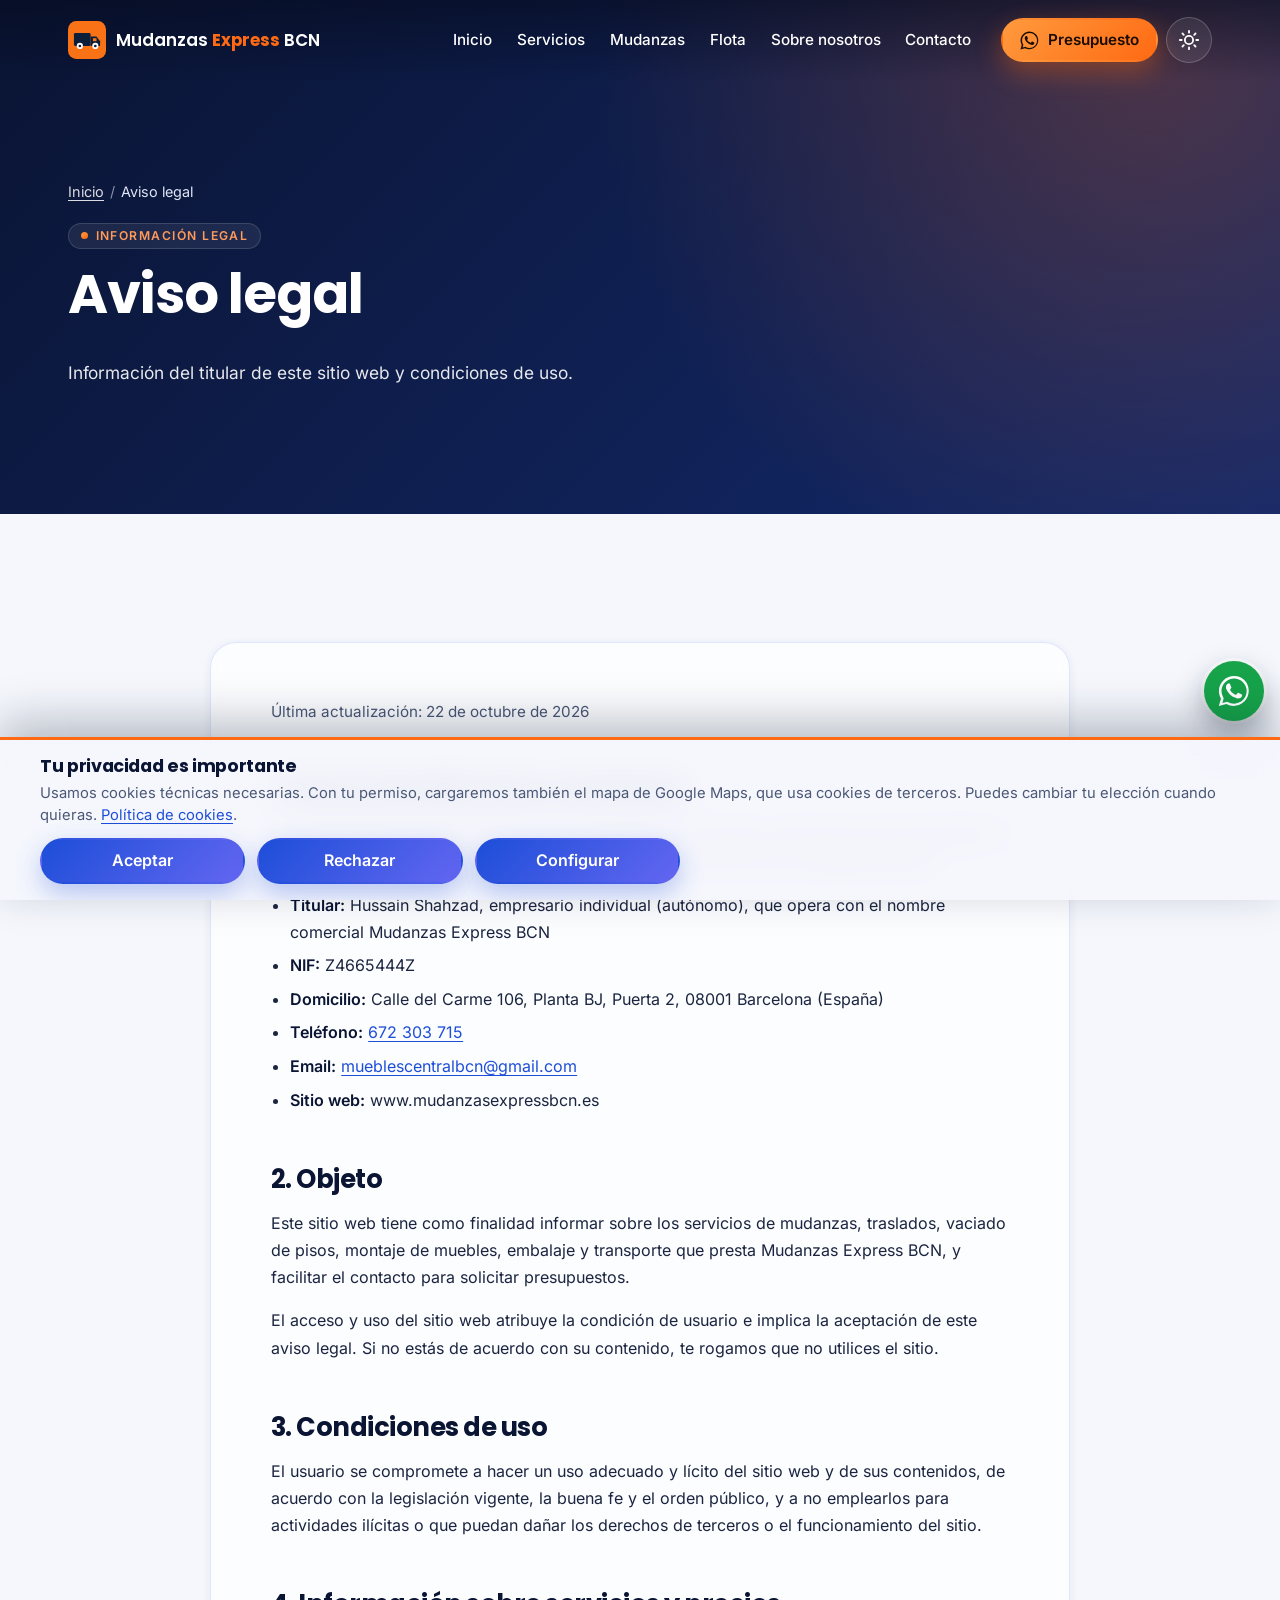
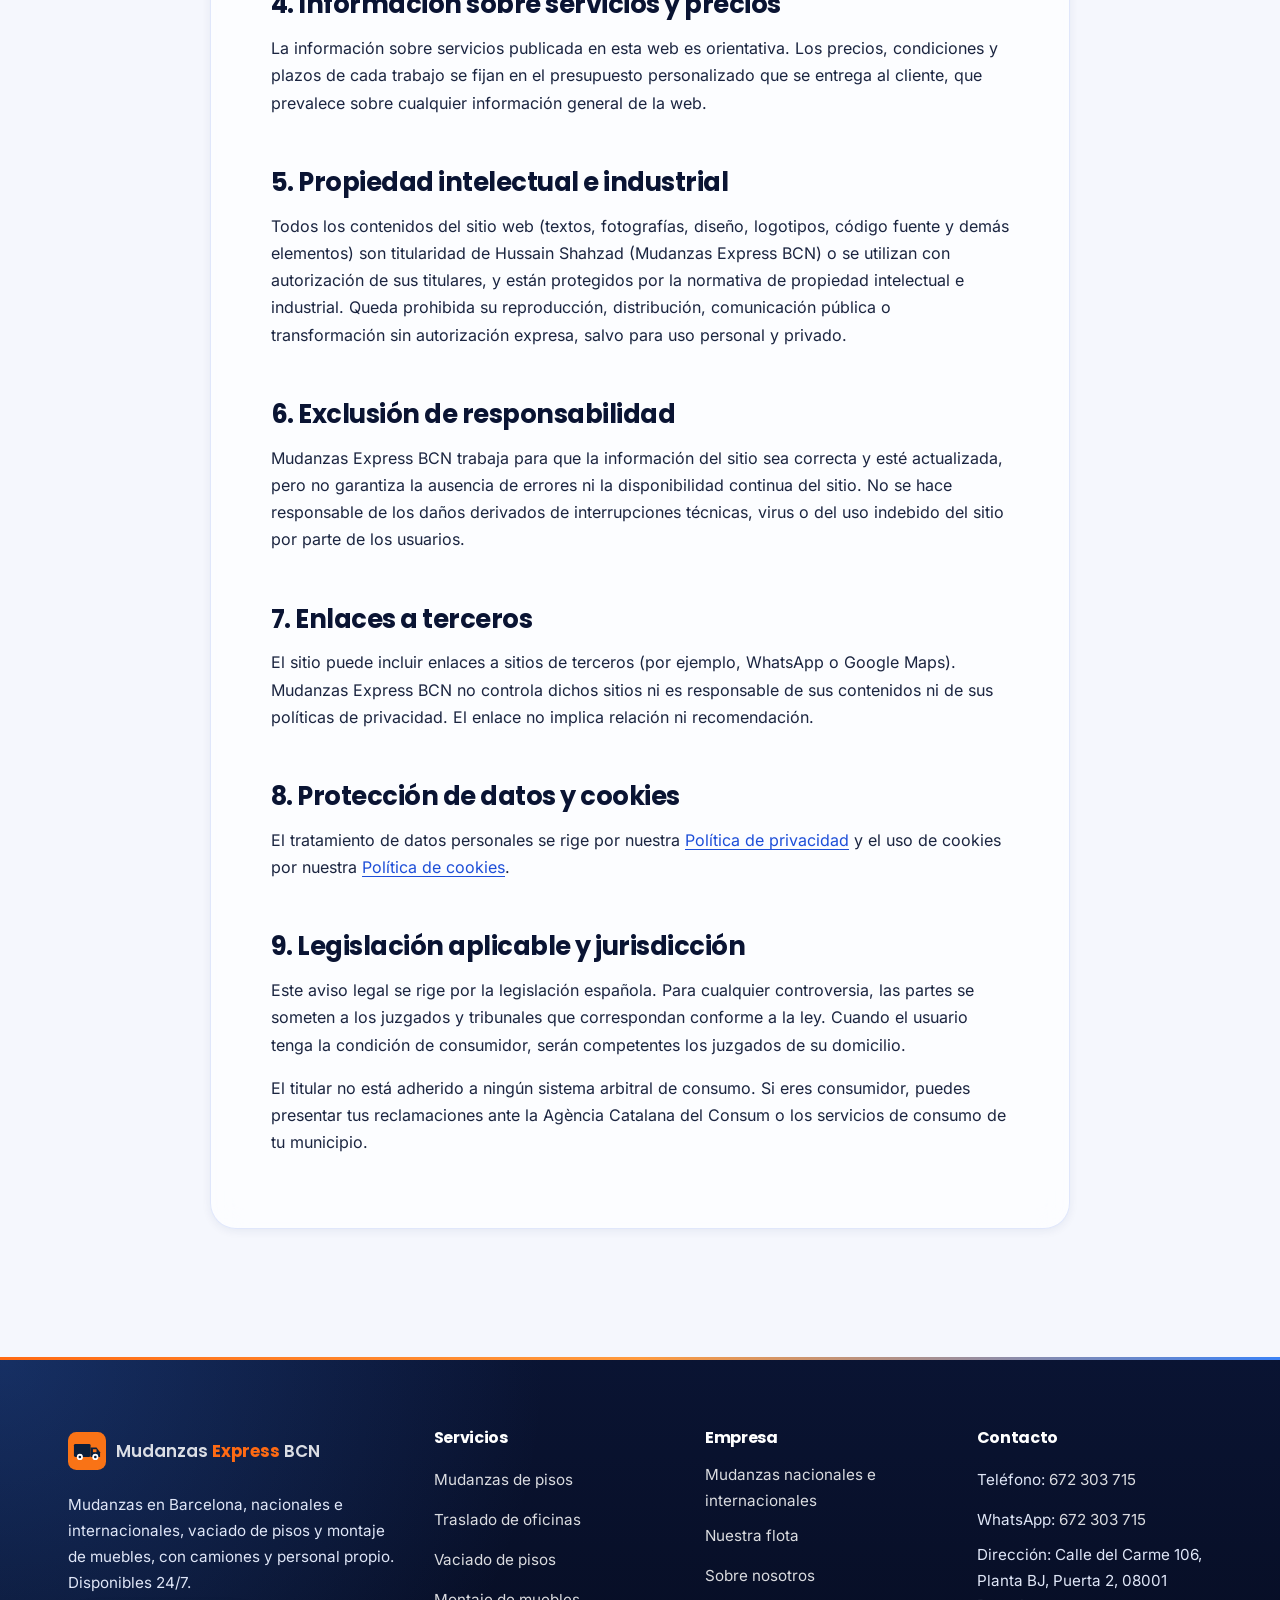
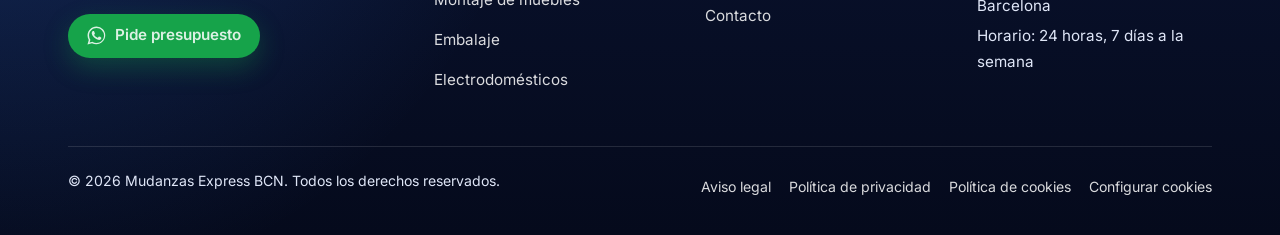
<file: aviso-legal.html>
<!DOCTYPE html>
<html lang="es">
<head>
<meta charset="utf-8">
<meta name="viewport" content="width=device-width, initial-scale=1">
<title>Aviso legal | Mudanzas Express BCN</title>
<meta name="description" content="Aviso legal de Mudanzas Express BCN, empresa de mudanzas en Barcelona: datos del titular conforme a la LSSI-CE (Ley 34/2002), condiciones de uso y responsabilidad.">
<meta name="robots" content="index, follow, max-image-preview:large">
<link rel="canonical" href="https://www.mudanzasexpressbcn.es/aviso-legal.html">
<meta name="theme-color" content="#0a1433">
<meta property="og:type" content="website">
<meta property="og:site_name" content="Mudanzas Express BCN">
<meta property="og:locale" content="es_ES">
<meta property="og:title" content="Aviso legal | Mudanzas Express BCN">
<meta property="og:description" content="Aviso legal de Mudanzas Express BCN, empresa de mudanzas en Barcelona: datos del titular conforme a la LSSI-CE (Ley 34/2002), condiciones de uso y responsabilidad.">
<meta property="og:url" content="https://www.mudanzasexpressbcn.es/aviso-legal.html">
<meta property="og:image" content="https://www.mudanzasexpressbcn.es/img/og-image.jpg">
<meta property="og:image:type" content="image/jpeg">
<meta property="og:image:width" content="1200">
<meta property="og:image:height" content="630">
<meta property="og:image:alt" content="Camión de Mudanzas Express BCN cargando una mudanza en Barcelona">
<meta name="twitter:card" content="summary_large_image">
<link rel="icon" href="favicon.ico" sizes="any">
<link rel="icon" href="favicon.svg" type="image/svg+xml">
<link rel="apple-touch-icon" href="img/apple-touch-icon.png">
<link rel="preload" href="fonts/inter-latin-400-normal.woff2" as="font" type="font/woff2" crossorigin>
<link rel="preload" href="fonts/poppins-latin-700-normal.woff2" as="font" type="font/woff2" crossorigin>
<link rel="stylesheet" href="css/styles.css">
<script>(function(d){d.className+=' js'+('CSSViewTransitionRule' in window?'':' no-vt');var t;try{t=localStorage.getItem('mebcn_theme')}catch(e){}d.setAttribute('data-theme',t==='dark'||t==='light'?t:(matchMedia('(prefers-color-scheme: dark)').matches?'dark':'light'));try{var r=document.referrer&&new URL(document.referrer).origin===location.origin;if(!r&&!matchMedia('(prefers-reduced-motion: reduce)').matches)d.className+=' show-loader'}catch(e){}})(document.documentElement)</script>
<script src="js/main.js" defer></script><script src="js/cookies.js" defer></script>
</head>
<body>
<div class="loader" aria-hidden="true"><div class="loader__inner"><svg viewBox="0 0 32 32" aria-hidden="true" focusable="false"><rect width="32" height="32" rx="7" fill="#f97316"/><rect x="5" y="10" width="14" height="11" rx="1.2" fill="#0b1f3a"/><path d="M19 13h5l3 4v4h-8z" fill="#0b1f3a"/><path d="M21 14.5h3v2.5h-3z" fill="#f97316"/><circle cx="10" cy="21" r="2.6" fill="#fff"/><circle cx="10" cy="21" r="1.1" fill="#0b1f3a"/><circle cx="23" cy="21" r="2.6" fill="#fff"/><circle cx="23" cy="21" r="1.1" fill="#0b1f3a"/></svg><div class="loader__name"><span>Mudanzas <strong>Express</strong> BCN</span></div><div class="loader__bar"></div></div></div>
<div class="progress" aria-hidden="true"></div>
<a class="skip-link" href="#main">Saltar al contenido</a>
<header class="site-header">
  <div class="container header-inner">
    <a class="brand" href="index.html" aria-label="Mudanzas Express BCN, ir al inicio"><svg viewBox="0 0 32 32" aria-hidden="true" focusable="false"><rect width="32" height="32" rx="7" fill="#f97316"/><rect x="5" y="10" width="14" height="11" rx="1.2" fill="#0b1f3a"/><path d="M19 13h5l3 4v4h-8z" fill="#0b1f3a"/><path d="M21 14.5h3v2.5h-3z" fill="#f97316"/><circle cx="10" cy="21" r="2.6" fill="#fff"/><circle cx="10" cy="21" r="1.1" fill="#0b1f3a"/><circle cx="23" cy="21" r="2.6" fill="#fff"/><circle cx="23" cy="21" r="1.1" fill="#0b1f3a"/></svg><span>Mudanzas <strong>Express</strong> BCN</span></a>
    <nav id="site-nav" class="site-nav" aria-label="Menú principal">
      <ul><li style="--i:0"><a href="index.html">Inicio</a></li><li style="--i:1"><a href="servicios.html">Servicios</a></li><li style="--i:2"><a href="mudanzas.html">Mudanzas</a></li><li style="--i:3"><a href="flota.html">Flota</a></li><li style="--i:4"><a href="sobre-nosotros.html">Sobre nosotros</a></li><li style="--i:5"><a href="contacto.html">Contacto</a></li></ul>
      <a style="--i:6" class="btn btn--accent btn--sm" href="https://wa.me/34672303715?text=Hola%2C%20quiero%20pedir%20un%20presupuesto%20de%20mudanza" target="_blank" rel="noopener"><svg viewBox="0 0 24 24" fill="currentColor" aria-hidden="true" focusable="false"><path d="M17.47 14.38c-.3-.15-1.76-.87-2.03-.97-.27-.1-.47-.15-.67.15-.2.3-.77.97-.94 1.17-.17.2-.35.22-.65.07-.3-.15-1.26-.46-2.4-1.48-.89-.79-1.49-1.77-1.66-2.07-.17-.3-.02-.46.13-.61.13-.13.3-.35.45-.52.15-.17.2-.3.3-.5.1-.2.05-.37-.02-.52-.08-.15-.67-1.62-.92-2.22-.24-.58-.49-.5-.67-.51h-.57c-.2 0-.52.07-.8.37-.27.3-1.04 1.02-1.04 2.48 0 1.46 1.07 2.88 1.21 3.07.15.2 2.1 3.2 5.08 4.49.71.31 1.26.49 1.7.63.71.23 1.36.2 1.87.12.57-.09 1.76-.72 2.01-1.41.25-.7.25-1.29.17-1.41-.07-.12-.27-.2-.57-.35zM12.05 21.5h-.01a9.4 9.4 0 0 1-4.8-1.31l-.34-.2-3.57.93.95-3.48-.22-.36a9.4 9.4 0 0 1-1.44-5.02c0-5.2 4.23-9.43 9.44-9.43 2.52 0 4.89.98 6.67 2.77a9.37 9.37 0 0 1 2.76 6.67c0 5.2-4.24 9.43-9.44 9.43zm8.03-17.46A11.3 11.3 0 0 0 12.05.72C5.79.72.7 5.8.7 12.06c0 2 .52 3.95 1.52 5.67L.6 23.28l5.68-1.49a11.3 11.3 0 0 0 5.42 1.38h.01c6.25 0 11.34-5.09 11.34-11.34 0-3.03-1.18-5.88-3.32-8.02z"/></svg>Presupuesto<span class="visually-hidden"> (se abre en una nueva pestaña)</span></a>
    </nav>
    <button class="icon-btn theme-toggle" type="button" aria-pressed="false" aria-label="Modo oscuro"><svg viewBox="0 0 24 24" fill="none" stroke="currentColor" stroke-width="2" stroke-linecap="round" stroke-linejoin="round" aria-hidden="true" focusable="false" class="icon-sun"><circle cx="12" cy="12" r="4.5"/><path d="M12 2v2M12 20v2M4.9 4.9l1.4 1.4M17.7 17.7l1.4 1.4M2 12h2M20 12h2M4.9 19.1l1.4-1.4M17.7 6.3l1.4-1.4"/></svg><svg viewBox="0 0 24 24" fill="none" stroke="currentColor" stroke-width="2" stroke-linecap="round" stroke-linejoin="round" aria-hidden="true" focusable="false" class="icon-moon"><path d="M21 12.8A9 9 0 1 1 11.2 3a7 7 0 0 0 9.8 9.8z"/></svg></button>
    <button class="icon-btn nav-toggle" type="button" aria-expanded="false" aria-controls="site-nav" aria-label="Abrir menú">
      <span class="nav-toggle__bar"></span><span class="nav-toggle__bar"></span><span class="nav-toggle__bar"></span>
    </button>
  </div>
</header>
<main id="main">
<section class="page-hero">
  <div class="container">
    <nav class="breadcrumb" aria-label="Ruta de navegación"><ol><li><a href="index.html">Inicio</a></li><li aria-current="page">Aviso legal</li></ol></nav>
    <span class="eyebrow">Información legal</span>
    <h1><span class="word" style="--w:0">Aviso</span> <span class="word" style="--w:1">legal</span></h1>
    <p>Información del titular de este sitio web y condiciones de uso.</p>
  </div>
</section>
<section class="section">
  <div class="container">
    <article class="legal legal-panel reveal reveal--fade">
      <p class="updated">Última actualización: 22 de octubre de 2026</p>
<h2>1. Datos identificativos del titular</h2>
<p>En cumplimiento del artículo 10 de la Ley 34/2002, de 11 de julio, de Servicios de la Sociedad de la Información y de Comercio Electrónico (LSSI-CE), se informa de los siguientes datos:</p>
<ul>
  <li><strong>Titular:</strong> Hussain Shahzad, empresario individual (autónomo), que opera con el nombre comercial Mudanzas Express BCN</li>
  <li><strong>NIF:</strong> Z4665444Z</li>
  <li><strong>Domicilio:</strong> Calle del Carme 106, Planta BJ, Puerta 2, 08001 Barcelona (España)</li>
  <li><strong>Teléfono:</strong> <a href="tel:+34672303715">672 303 715</a></li>
  <li><strong>Email:</strong> <a href="mailto:mueblescentralbcn@gmail.com">mueblescentralbcn@gmail.com</a></li>
  <li><strong>Sitio web:</strong> www.mudanzasexpressbcn.es</li>
</ul>
<h2>2. Objeto</h2>
<p>Este sitio web tiene como finalidad informar sobre los servicios de mudanzas, traslados, vaciado de pisos, montaje de muebles, embalaje y transporte que presta Mudanzas Express BCN, y facilitar el contacto para solicitar presupuestos.</p>
<p>El acceso y uso del sitio web atribuye la condición de usuario e implica la aceptación de este aviso legal. Si no estás de acuerdo con su contenido, te rogamos que no utilices el sitio.</p>
<h2>3. Condiciones de uso</h2>
<p>El usuario se compromete a hacer un uso adecuado y lícito del sitio web y de sus contenidos, de acuerdo con la legislación vigente, la buena fe y el orden público, y a no emplearlos para actividades ilícitas o que puedan dañar los derechos de terceros o el funcionamiento del sitio.</p>
<h2>4. Información sobre servicios y precios</h2>
<p>La información sobre servicios publicada en esta web es orientativa. Los precios, condiciones y plazos de cada trabajo se fijan en el presupuesto personalizado que se entrega al cliente, que prevalece sobre cualquier información general de la web.</p>
<h2>5. Propiedad intelectual e industrial</h2>
<p>Todos los contenidos del sitio web (textos, fotografías, diseño, logotipos, código fuente y demás elementos) son titularidad de Hussain Shahzad (Mudanzas Express BCN) o se utilizan con autorización de sus titulares, y están protegidos por la normativa de propiedad intelectual e industrial. Queda prohibida su reproducción, distribución, comunicación pública o transformación sin autorización expresa, salvo para uso personal y privado.</p>
<h2>6. Exclusión de responsabilidad</h2>
<p>Mudanzas Express BCN trabaja para que la información del sitio sea correcta y esté actualizada, pero no garantiza la ausencia de errores ni la disponibilidad continua del sitio. No se hace responsable de los daños derivados de interrupciones técnicas, virus o del uso indebido del sitio por parte de los usuarios.</p>
<h2>7. Enlaces a terceros</h2>
<p>El sitio puede incluir enlaces a sitios de terceros (por ejemplo, WhatsApp o Google Maps). Mudanzas Express BCN no controla dichos sitios ni es responsable de sus contenidos ni de sus políticas de privacidad. El enlace no implica relación ni recomendación.</p>
<h2>8. Protección de datos y cookies</h2>
<p>El tratamiento de datos personales se rige por nuestra <a href="privacidad.html">Política de privacidad</a> y el uso de cookies por nuestra <a href="cookies.html">Política de cookies</a>.</p>
<h2>9. Legislación aplicable y jurisdicción</h2>
<p>Este aviso legal se rige por la legislación española. Para cualquier controversia, las partes se someten a los juzgados y tribunales que correspondan conforme a la ley. Cuando el usuario tenga la condición de consumidor, serán competentes los juzgados de su domicilio.</p>
<p>El titular no está adherido a ningún sistema arbitral de consumo. Si eres consumidor, puedes presentar tus reclamaciones ante la Agència Catalana del Consum o los servicios de consumo de tu municipio.</p>
    </article>
  </div>
</section>
</main>
<footer class="site-footer">
  <div class="container">
    <div class="footer-grid">
      <div class="footer-brand">
        <a class="brand" href="index.html" aria-label="Mudanzas Express BCN, ir al inicio"><svg viewBox="0 0 32 32" aria-hidden="true" focusable="false"><rect width="32" height="32" rx="7" fill="#f97316"/><rect x="5" y="10" width="14" height="11" rx="1.2" fill="#0b1f3a"/><path d="M19 13h5l3 4v4h-8z" fill="#0b1f3a"/><path d="M21 14.5h3v2.5h-3z" fill="#f97316"/><circle cx="10" cy="21" r="2.6" fill="#fff"/><circle cx="10" cy="21" r="1.1" fill="#0b1f3a"/><circle cx="23" cy="21" r="2.6" fill="#fff"/><circle cx="23" cy="21" r="1.1" fill="#0b1f3a"/></svg><span>Mudanzas <strong>Express</strong> BCN</span></a>
        <p>Mudanzas en Barcelona, nacionales e internacionales, vaciado de pisos y montaje de muebles, con camiones y personal propio. Disponibles 24/7.</p>
        <a class="btn btn--wa btn--sm" href="https://wa.me/34672303715?text=Hola%2C%20quiero%20pedir%20un%20presupuesto%20de%20mudanza" target="_blank" rel="noopener"><svg viewBox="0 0 24 24" fill="currentColor" aria-hidden="true" focusable="false"><path d="M17.47 14.38c-.3-.15-1.76-.87-2.03-.97-.27-.1-.47-.15-.67.15-.2.3-.77.97-.94 1.17-.17.2-.35.22-.65.07-.3-.15-1.26-.46-2.4-1.48-.89-.79-1.49-1.77-1.66-2.07-.17-.3-.02-.46.13-.61.13-.13.3-.35.45-.52.15-.17.2-.3.3-.5.1-.2.05-.37-.02-.52-.08-.15-.67-1.62-.92-2.22-.24-.58-.49-.5-.67-.51h-.57c-.2 0-.52.07-.8.37-.27.3-1.04 1.02-1.04 2.48 0 1.46 1.07 2.88 1.21 3.07.15.2 2.1 3.2 5.08 4.49.71.31 1.26.49 1.7.63.71.23 1.36.2 1.87.12.57-.09 1.76-.72 2.01-1.41.25-.7.25-1.29.17-1.41-.07-.12-.27-.2-.57-.35zM12.05 21.5h-.01a9.4 9.4 0 0 1-4.8-1.31l-.34-.2-3.57.93.95-3.48-.22-.36a9.4 9.4 0 0 1-1.44-5.02c0-5.2 4.23-9.43 9.44-9.43 2.52 0 4.89.98 6.67 2.77a9.37 9.37 0 0 1 2.76 6.67c0 5.2-4.24 9.43-9.44 9.43zm8.03-17.46A11.3 11.3 0 0 0 12.05.72C5.79.72.7 5.8.7 12.06c0 2 .52 3.95 1.52 5.67L.6 23.28l5.68-1.49a11.3 11.3 0 0 0 5.42 1.38h.01c6.25 0 11.34-5.09 11.34-11.34 0-3.03-1.18-5.88-3.32-8.02z"/></svg>Pide presupuesto<span class="visually-hidden"> (se abre en una nueva pestaña)</span></a>
      </div>
      <div>
        <h2>Servicios</h2>
        <ul><li><a href="servicios.html#pisos">Mudanzas de pisos</a></li><li><a href="servicios.html#oficinas">Traslado de oficinas</a></li><li><a href="servicios.html#vaciado">Vaciado de pisos</a></li><li><a href="servicios.html#montaje">Montaje de muebles</a></li><li><a href="servicios.html#embalaje">Embalaje</a></li><li><a href="servicios.html#electrodomesticos">Electrodomésticos</a></li></ul>
      </div>
      <div>
        <h2>Empresa</h2>
        <ul>
          <li><a href="mudanzas.html">Mudanzas nacionales e internacionales</a></li>
          <li><a href="flota.html">Nuestra flota</a></li>
          <li><a href="sobre-nosotros.html">Sobre nosotros</a></li>
          <li><a href="contacto.html">Contacto</a></li>
        </ul>
      </div>
      <div>
        <h2>Contacto</h2>
        <ul>
          <li>Teléfono: <a href="tel:+34672303715">672 303 715</a></li>
          <li>WhatsApp: <a href="https://wa.me/34672303715?text=Hola%2C%20quiero%20pedir%20un%20presupuesto%20de%20mudanza" target="_blank" rel="noopener">672 303 715<span class="visually-hidden"> (se abre en una nueva pestaña)</span></a></li>
          <li>Dirección: Calle del Carme 106, Planta BJ, Puerta 2, 08001 Barcelona</li>
          <li>Horario: 24 horas, 7 días a la semana</li>
        </ul>
      </div>
    </div>
    <div class="footer-bottom">
      <p>© <span id="year">2026</span> Mudanzas Express BCN. Todos los derechos reservados.</p>
      <ul>
        <li><a href="aviso-legal.html">Aviso legal</a></li>
        <li><a href="privacidad.html">Política de privacidad</a></li>
        <li><a href="cookies.html">Política de cookies</a></li>
        <li><button type="button" class="link-btn" data-cookie-settings>Configurar cookies</button></li>
      </ul>
    </div>
  </div>
</footer>
<a class="wa-float" href="https://wa.me/34672303715?text=Hola%2C%20quiero%20pedir%20un%20presupuesto%20de%20mudanza" target="_blank" rel="noopener" aria-label="Pedir presupuesto por WhatsApp (se abre en una nueva pestaña)"><svg viewBox="0 0 24 24" fill="currentColor" aria-hidden="true" focusable="false"><path d="M17.47 14.38c-.3-.15-1.76-.87-2.03-.97-.27-.1-.47-.15-.67.15-.2.3-.77.97-.94 1.17-.17.2-.35.22-.65.07-.3-.15-1.26-.46-2.4-1.48-.89-.79-1.49-1.77-1.66-2.07-.17-.3-.02-.46.13-.61.13-.13.3-.35.45-.52.15-.17.2-.3.3-.5.1-.2.05-.37-.02-.52-.08-.15-.67-1.62-.92-2.22-.24-.58-.49-.5-.67-.51h-.57c-.2 0-.52.07-.8.37-.27.3-1.04 1.02-1.04 2.48 0 1.46 1.07 2.88 1.21 3.07.15.2 2.1 3.2 5.08 4.49.71.31 1.26.49 1.7.63.71.23 1.36.2 1.87.12.57-.09 1.76-.72 2.01-1.41.25-.7.25-1.29.17-1.41-.07-.12-.27-.2-.57-.35zM12.05 21.5h-.01a9.4 9.4 0 0 1-4.8-1.31l-.34-.2-3.57.93.95-3.48-.22-.36a9.4 9.4 0 0 1-1.44-5.02c0-5.2 4.23-9.43 9.44-9.43 2.52 0 4.89.98 6.67 2.77a9.37 9.37 0 0 1 2.76 6.67c0 5.2-4.24 9.43-9.44 9.43zm8.03-17.46A11.3 11.3 0 0 0 12.05.72C5.79.72.7 5.8.7 12.06c0 2 .52 3.95 1.52 5.67L.6 23.28l5.68-1.49a11.3 11.3 0 0 0 5.42 1.38h.01c6.25 0 11.34-5.09 11.34-11.34 0-3.03-1.18-5.88-3.32-8.02z"/></svg></a>
<div class="wa-bubble"><a href="https://wa.me/34672303715?text=Hola%2C%20quiero%20pedir%20un%20presupuesto%20de%20mudanza" target="_blank" rel="noopener">¿Te ayudamos?<span class="visually-hidden"> (se abre en una nueva pestaña)</span></a><button type="button" aria-label="Cerrar mensaje"><svg viewBox="0 0 24 24" fill="none" stroke="currentColor" stroke-width="2" stroke-linecap="round" stroke-linejoin="round" aria-hidden="true" focusable="false"><path d="M18 6 6 18M6 6l12 12"/></svg></button></div>
<button type="button" class="back-to-top" aria-label="Volver arriba"><svg viewBox="0 0 24 24" fill="none" stroke="currentColor" stroke-width="2" stroke-linecap="round" stroke-linejoin="round" aria-hidden="true" focusable="false"><path d="m18 15-6-6-6 6"/></svg></button>
</body>
</html>
</file>
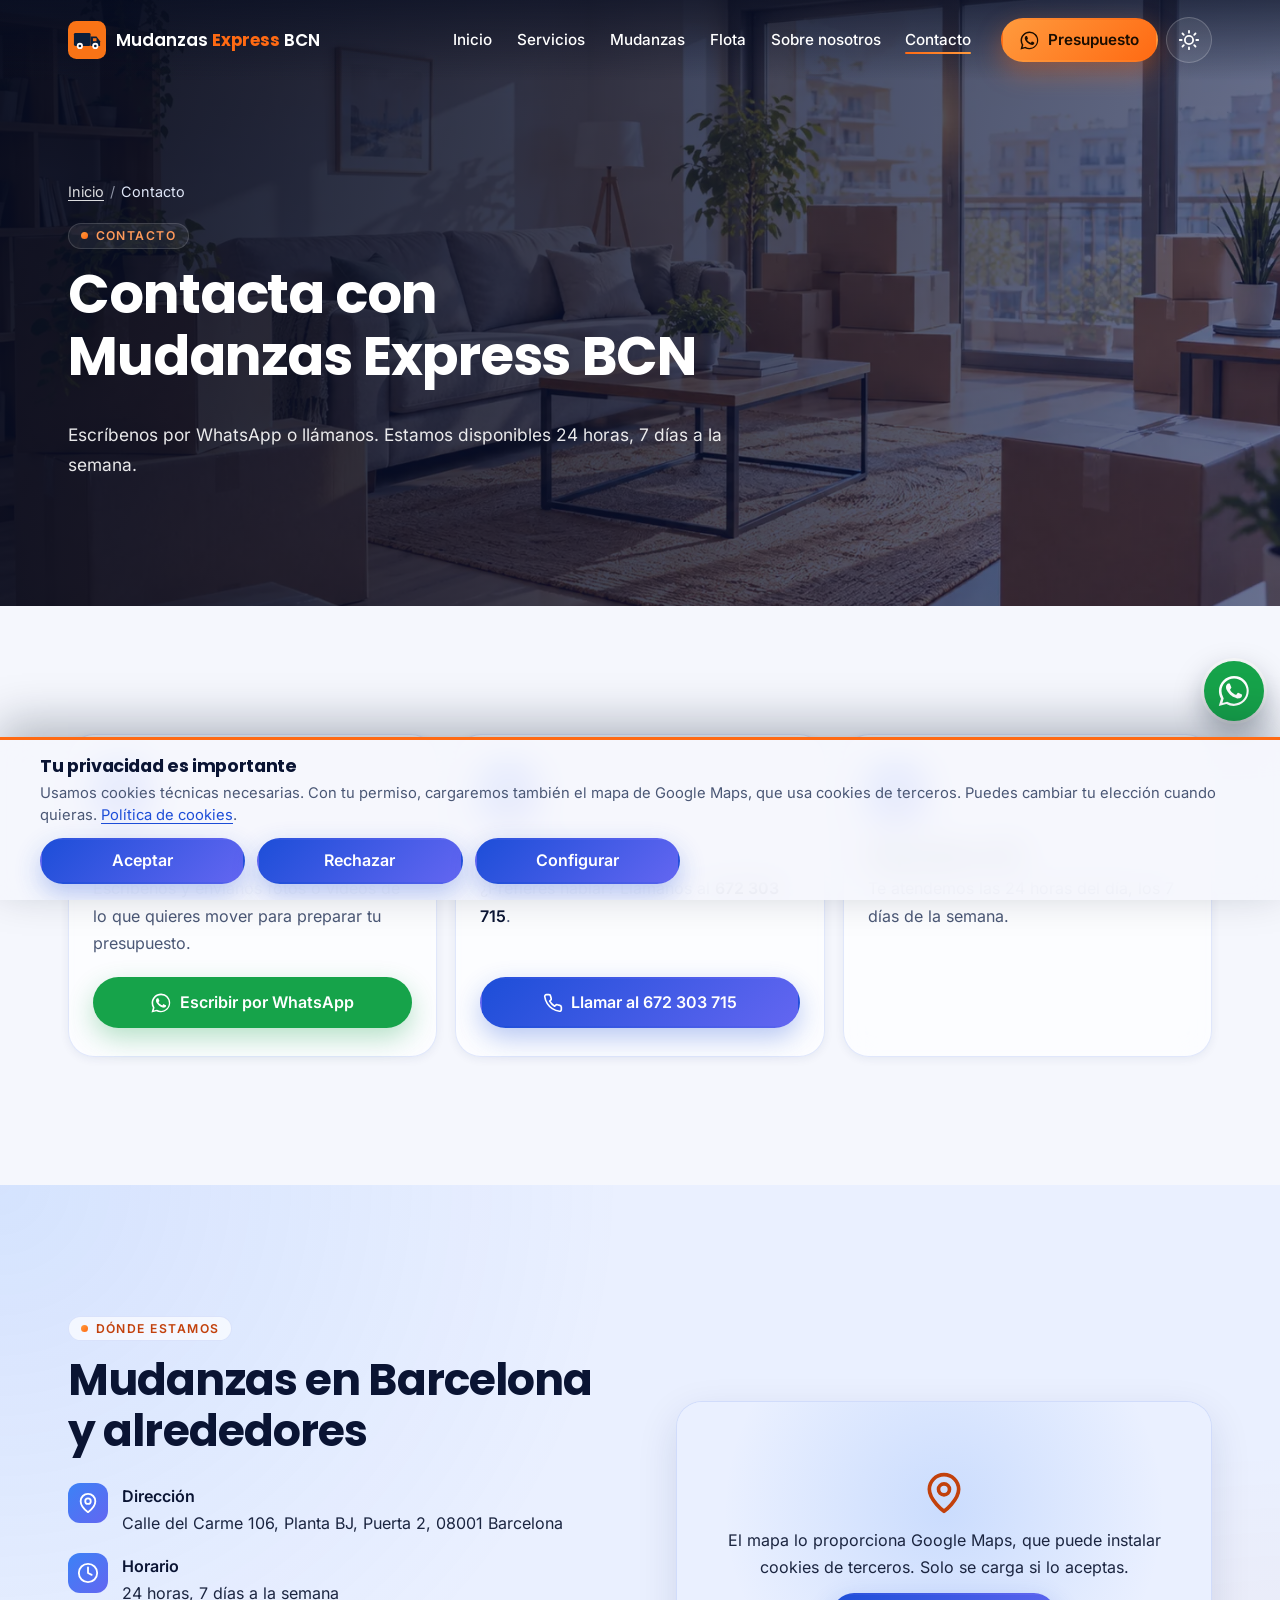
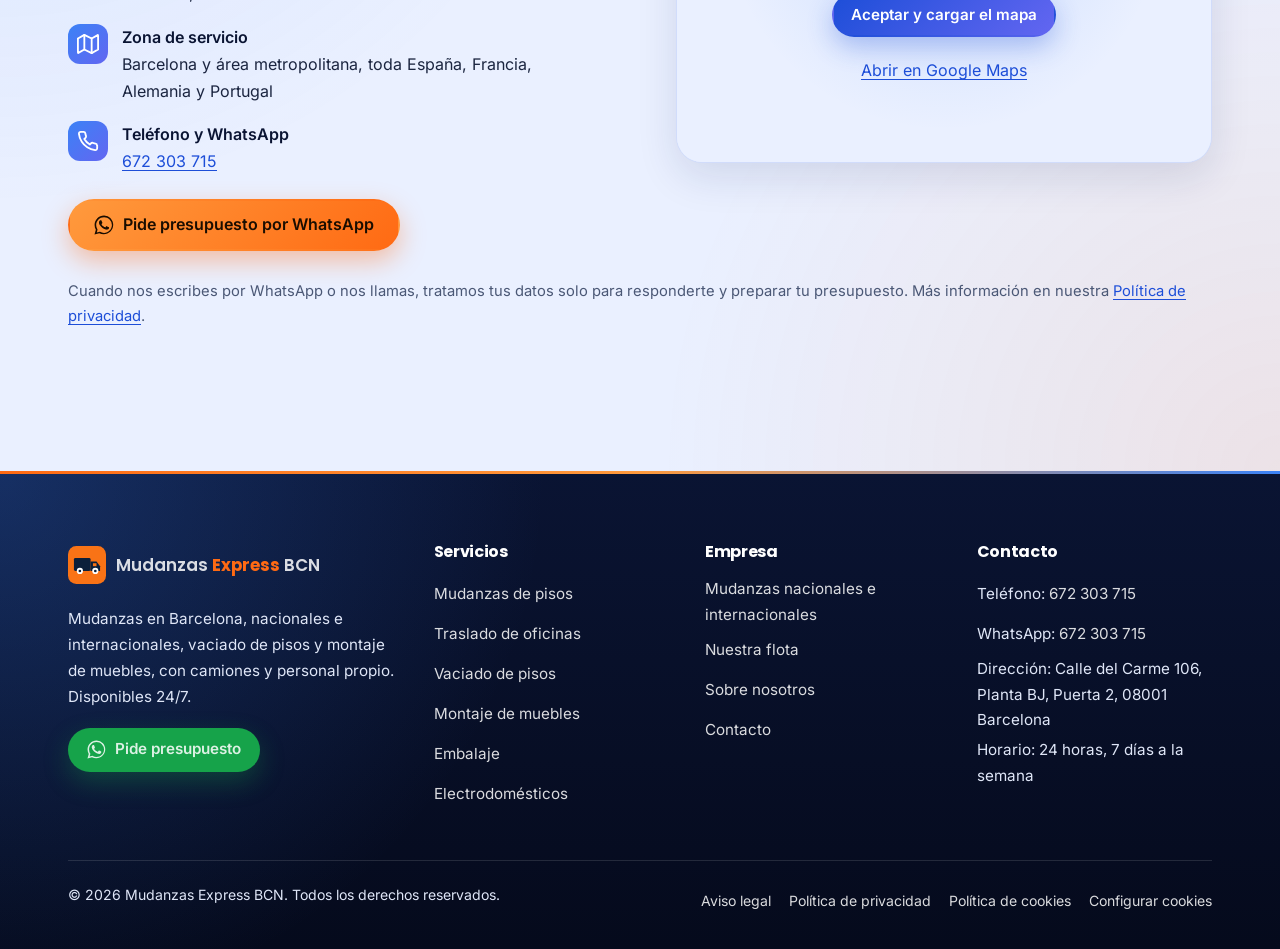
<file: contacto.html>
<!DOCTYPE html>
<html lang="es">
<head>
<meta charset="utf-8">
<meta name="viewport" content="width=device-width, initial-scale=1">
<title>Contacto | Presupuesto de mudanzas en Barcelona por WhatsApp</title>
<meta name="description" content="Pide presupuesto de mudanza en Barcelona por WhatsApp o teléfono (672 303 715). Mudanzas nacionales, internacionales y vaciado de pisos. Disponibles 24/7.">
<meta name="robots" content="index, follow, max-image-preview:large">
<link rel="canonical" href="https://www.mudanzasexpressbcn.es/contacto.html">
<meta name="theme-color" content="#0a1433">
<meta property="og:type" content="website">
<meta property="og:site_name" content="Mudanzas Express BCN">
<meta property="og:locale" content="es_ES">
<meta property="og:title" content="Contacto | Presupuesto de mudanzas en Barcelona por WhatsApp">
<meta property="og:description" content="Pide presupuesto de mudanza en Barcelona por WhatsApp o teléfono (672 303 715). Mudanzas nacionales, internacionales y vaciado de pisos. Disponibles 24/7.">
<meta property="og:url" content="https://www.mudanzasexpressbcn.es/contacto.html">
<meta property="og:image" content="https://www.mudanzasexpressbcn.es/img/og-image.jpg">
<meta property="og:image:type" content="image/jpeg">
<meta property="og:image:width" content="1200">
<meta property="og:image:height" content="630">
<meta property="og:image:alt" content="Camión de Mudanzas Express BCN cargando una mudanza en Barcelona">
<meta name="twitter:card" content="summary_large_image">
<link rel="icon" href="favicon.ico" sizes="any">
<link rel="icon" href="favicon.svg" type="image/svg+xml">
<link rel="apple-touch-icon" href="img/apple-touch-icon.png">
<link rel="preload" href="fonts/inter-latin-400-normal.woff2" as="font" type="font/woff2" crossorigin>
<link rel="preload" href="fonts/poppins-latin-700-normal.woff2" as="font" type="font/woff2" crossorigin>
<link rel="stylesheet" href="css/styles.css">
<script>(function(d){d.className+=' js'+('CSSViewTransitionRule' in window?'':' no-vt');var t;try{t=localStorage.getItem('mebcn_theme')}catch(e){}d.setAttribute('data-theme',t==='dark'||t==='light'?t:(matchMedia('(prefers-color-scheme: dark)').matches?'dark':'light'));try{var r=document.referrer&&new URL(document.referrer).origin===location.origin;if(!r&&!matchMedia('(prefers-reduced-motion: reduce)').matches)d.className+=' show-loader'}catch(e){}})(document.documentElement)</script>
<script type="application/ld+json">{"@context":"https://schema.org","@type":"MovingCompany","@id":"https://www.mudanzasexpressbcn.es/#empresa","name":"Mudanzas Express BCN","url":"https://www.mudanzasexpressbcn.es/","logo":"https://www.mudanzasexpressbcn.es/img/icon-512.png","image":["https://www.mudanzasexpressbcn.es/img/og-image.jpg","https://www.mudanzasexpressbcn.es/img/camion1.webp","https://www.mudanzasexpressbcn.es/img/empresa.webp"],"description":"Empresa de mudanzas en Barcelona con camiones y personal propio, disponible 24 horas, 7 días a la semana: mudanzas de pisos y oficinas, mudanzas nacionales e internacionales (Francia, Alemania y Portugal), vaciado de pisos, montaje de muebles y embalaje.","telephone":"+34 672 303 715","openingHoursSpecification":{"@type":"OpeningHoursSpecification","dayOfWeek":["Monday","Tuesday","Wednesday","Thursday","Friday","Saturday","Sunday"],"opens":"00:00","closes":"23:59"},"address":{"@type":"PostalAddress","streetAddress":"Calle del Carme 106, Planta BJ, Puerta 2","postalCode":"08001","addressLocality":"Barcelona","addressRegion":"Cataluña","addressCountry":"ES"},"areaServed":[{"@type":"City","name":"Barcelona"},{"@type":"Country","name":"España"},{"@type":"Country","name":"Francia"},{"@type":"Country","name":"Alemania"},{"@type":"Country","name":"Portugal"}],"contactPoint":{"@type":"ContactPoint","telephone":"+34 672 303 715","contactType":"customer service","availableLanguage":["es"],"hoursAvailable":{"@type":"OpeningHoursSpecification","dayOfWeek":["Monday","Tuesday","Wednesday","Thursday","Friday","Saturday","Sunday"],"opens":"00:00","closes":"23:59"}},"hasOfferCatalog":{"@type":"OfferCatalog","name":"Servicios de mudanza","itemListElement":[{"@type":"Offer","itemOffered":{"@type":"Service","name":"Mudanzas de pisos en Barcelona"}},{"@type":"Offer","itemOffered":{"@type":"Service","name":"Traslado de oficinas"}},{"@type":"Offer","itemOffered":{"@type":"Service","name":"Vaciado de pisos en Barcelona"}},{"@type":"Offer","itemOffered":{"@type":"Service","name":"Montaje y desmontaje de muebles"}},{"@type":"Offer","itemOffered":{"@type":"Service","name":"Embalaje profesional"}},{"@type":"Offer","itemOffered":{"@type":"Service","name":"Transporte de electrodomésticos"}},{"@type":"Offer","itemOffered":{"@type":"Service","name":"Mudanzas nacionales"}},{"@type":"Offer","itemOffered":{"@type":"Service","name":"Mudanzas internacionales"}}]}}</script><script src="js/main.js" defer></script><script src="js/cookies.js" defer></script>
</head>
<body>
<div class="loader" aria-hidden="true"><div class="loader__inner"><svg viewBox="0 0 32 32" aria-hidden="true" focusable="false"><rect width="32" height="32" rx="7" fill="#f97316"/><rect x="5" y="10" width="14" height="11" rx="1.2" fill="#0b1f3a"/><path d="M19 13h5l3 4v4h-8z" fill="#0b1f3a"/><path d="M21 14.5h3v2.5h-3z" fill="#f97316"/><circle cx="10" cy="21" r="2.6" fill="#fff"/><circle cx="10" cy="21" r="1.1" fill="#0b1f3a"/><circle cx="23" cy="21" r="2.6" fill="#fff"/><circle cx="23" cy="21" r="1.1" fill="#0b1f3a"/></svg><div class="loader__name"><span>Mudanzas <strong>Express</strong> BCN</span></div><div class="loader__bar"></div></div></div>
<div class="progress" aria-hidden="true"></div>
<a class="skip-link" href="#main">Saltar al contenido</a>
<header class="site-header">
  <div class="container header-inner">
    <a class="brand" href="index.html" aria-label="Mudanzas Express BCN, ir al inicio"><svg viewBox="0 0 32 32" aria-hidden="true" focusable="false"><rect width="32" height="32" rx="7" fill="#f97316"/><rect x="5" y="10" width="14" height="11" rx="1.2" fill="#0b1f3a"/><path d="M19 13h5l3 4v4h-8z" fill="#0b1f3a"/><path d="M21 14.5h3v2.5h-3z" fill="#f97316"/><circle cx="10" cy="21" r="2.6" fill="#fff"/><circle cx="10" cy="21" r="1.1" fill="#0b1f3a"/><circle cx="23" cy="21" r="2.6" fill="#fff"/><circle cx="23" cy="21" r="1.1" fill="#0b1f3a"/></svg><span>Mudanzas <strong>Express</strong> BCN</span></a>
    <nav id="site-nav" class="site-nav" aria-label="Menú principal">
      <ul><li style="--i:0"><a href="index.html">Inicio</a></li><li style="--i:1"><a href="servicios.html">Servicios</a></li><li style="--i:2"><a href="mudanzas.html">Mudanzas</a></li><li style="--i:3"><a href="flota.html">Flota</a></li><li style="--i:4"><a href="sobre-nosotros.html">Sobre nosotros</a></li><li style="--i:5"><a href="contacto.html" aria-current="page">Contacto</a></li></ul>
      <a style="--i:6" class="btn btn--accent btn--sm" href="https://wa.me/34672303715?text=Hola%2C%20quiero%20pedir%20un%20presupuesto%20de%20mudanza" target="_blank" rel="noopener"><svg viewBox="0 0 24 24" fill="currentColor" aria-hidden="true" focusable="false"><path d="M17.47 14.38c-.3-.15-1.76-.87-2.03-.97-.27-.1-.47-.15-.67.15-.2.3-.77.97-.94 1.17-.17.2-.35.22-.65.07-.3-.15-1.26-.46-2.4-1.48-.89-.79-1.49-1.77-1.66-2.07-.17-.3-.02-.46.13-.61.13-.13.3-.35.45-.52.15-.17.2-.3.3-.5.1-.2.05-.37-.02-.52-.08-.15-.67-1.62-.92-2.22-.24-.58-.49-.5-.67-.51h-.57c-.2 0-.52.07-.8.37-.27.3-1.04 1.02-1.04 2.48 0 1.46 1.07 2.88 1.21 3.07.15.2 2.1 3.2 5.08 4.49.71.31 1.26.49 1.7.63.71.23 1.36.2 1.87.12.57-.09 1.76-.72 2.01-1.41.25-.7.25-1.29.17-1.41-.07-.12-.27-.2-.57-.35zM12.05 21.5h-.01a9.4 9.4 0 0 1-4.8-1.31l-.34-.2-3.57.93.95-3.48-.22-.36a9.4 9.4 0 0 1-1.44-5.02c0-5.2 4.23-9.43 9.44-9.43 2.52 0 4.89.98 6.67 2.77a9.37 9.37 0 0 1 2.76 6.67c0 5.2-4.24 9.43-9.44 9.43zm8.03-17.46A11.3 11.3 0 0 0 12.05.72C5.79.72.7 5.8.7 12.06c0 2 .52 3.95 1.52 5.67L.6 23.28l5.68-1.49a11.3 11.3 0 0 0 5.42 1.38h.01c6.25 0 11.34-5.09 11.34-11.34 0-3.03-1.18-5.88-3.32-8.02z"/></svg>Presupuesto<span class="visually-hidden"> (se abre en una nueva pestaña)</span></a>
    </nav>
    <button class="icon-btn theme-toggle" type="button" aria-pressed="false" aria-label="Modo oscuro"><svg viewBox="0 0 24 24" fill="none" stroke="currentColor" stroke-width="2" stroke-linecap="round" stroke-linejoin="round" aria-hidden="true" focusable="false" class="icon-sun"><circle cx="12" cy="12" r="4.5"/><path d="M12 2v2M12 20v2M4.9 4.9l1.4 1.4M17.7 17.7l1.4 1.4M2 12h2M20 12h2M4.9 19.1l1.4-1.4M17.7 6.3l1.4-1.4"/></svg><svg viewBox="0 0 24 24" fill="none" stroke="currentColor" stroke-width="2" stroke-linecap="round" stroke-linejoin="round" aria-hidden="true" focusable="false" class="icon-moon"><path d="M21 12.8A9 9 0 1 1 11.2 3a7 7 0 0 0 9.8 9.8z"/></svg></button>
    <button class="icon-btn nav-toggle" type="button" aria-expanded="false" aria-controls="site-nav" aria-label="Abrir menú">
      <span class="nav-toggle__bar"></span><span class="nav-toggle__bar"></span><span class="nav-toggle__bar"></span>
    </button>
  </div>
</header>
<main id="main">
<section class="page-hero page-hero--photo">
  <img class="page-hero__media" src="img/contacto-800.webp" srcset="img/contacto-800.webp 800w, img/contacto.webp 1448w" sizes="100vw" width="1448" height="1086" alt="" fetchpriority="high" decoding="async">
  <div class="container">
    <nav class="breadcrumb" aria-label="Ruta de navegación"><ol><li><a href="index.html">Inicio</a></li><li aria-current="page">Contacto</li></ol></nav>
    <span class="eyebrow">Contacto</span>
    <h1><span class="word" style="--w:0">Contacta</span> <span class="word" style="--w:1">con</span> <span class="word" style="--w:2">Mudanzas</span> <span class="word" style="--w:3">Express</span> <span class="word" style="--w:4">BCN</span></h1>
    <p>Escríbenos por WhatsApp o llámanos. Estamos disponibles 24 horas, 7 días a la semana.</p>
  </div>
</section>
<section class="section" aria-labelledby="canales-titulo">
  <div class="container">
    <h2 id="canales-titulo" class="visually-hidden">Formas de contacto</h2>
    <div class="contact-cards">
      <div class="contact-card reveal reveal--scale">
        <div class="icon-badge"><svg viewBox="0 0 24 24" fill="currentColor" aria-hidden="true" focusable="false"><path d="M17.47 14.38c-.3-.15-1.76-.87-2.03-.97-.27-.1-.47-.15-.67.15-.2.3-.77.97-.94 1.17-.17.2-.35.22-.65.07-.3-.15-1.26-.46-2.4-1.48-.89-.79-1.49-1.77-1.66-2.07-.17-.3-.02-.46.13-.61.13-.13.3-.35.45-.52.15-.17.2-.3.3-.5.1-.2.05-.37-.02-.52-.08-.15-.67-1.62-.92-2.22-.24-.58-.49-.5-.67-.51h-.57c-.2 0-.52.07-.8.37-.27.3-1.04 1.02-1.04 2.48 0 1.46 1.07 2.88 1.21 3.07.15.2 2.1 3.2 5.08 4.49.71.31 1.26.49 1.7.63.71.23 1.36.2 1.87.12.57-.09 1.76-.72 2.01-1.41.25-.7.25-1.29.17-1.41-.07-.12-.27-.2-.57-.35zM12.05 21.5h-.01a9.4 9.4 0 0 1-4.8-1.31l-.34-.2-3.57.93.95-3.48-.22-.36a9.4 9.4 0 0 1-1.44-5.02c0-5.2 4.23-9.43 9.44-9.43 2.52 0 4.89.98 6.67 2.77a9.37 9.37 0 0 1 2.76 6.67c0 5.2-4.24 9.43-9.44 9.43zm8.03-17.46A11.3 11.3 0 0 0 12.05.72C5.79.72.7 5.8.7 12.06c0 2 .52 3.95 1.52 5.67L.6 23.28l5.68-1.49a11.3 11.3 0 0 0 5.42 1.38h.01c6.25 0 11.34-5.09 11.34-11.34 0-3.03-1.18-5.88-3.32-8.02z"/></svg></div>
        <h2>WhatsApp</h2>
        <p>Escríbenos y envíanos fotos o vídeos de lo que quieres mover para preparar tu presupuesto.</p>
        <a class="btn btn--wa btn--block" href="https://wa.me/34672303715?text=Hola%2C%20quiero%20pedir%20un%20presupuesto%20de%20mudanza" target="_blank" rel="noopener"><svg viewBox="0 0 24 24" fill="currentColor" aria-hidden="true" focusable="false"><path d="M17.47 14.38c-.3-.15-1.76-.87-2.03-.97-.27-.1-.47-.15-.67.15-.2.3-.77.97-.94 1.17-.17.2-.35.22-.65.07-.3-.15-1.26-.46-2.4-1.48-.89-.79-1.49-1.77-1.66-2.07-.17-.3-.02-.46.13-.61.13-.13.3-.35.45-.52.15-.17.2-.3.3-.5.1-.2.05-.37-.02-.52-.08-.15-.67-1.62-.92-2.22-.24-.58-.49-.5-.67-.51h-.57c-.2 0-.52.07-.8.37-.27.3-1.04 1.02-1.04 2.48 0 1.46 1.07 2.88 1.21 3.07.15.2 2.1 3.2 5.08 4.49.71.31 1.26.49 1.7.63.71.23 1.36.2 1.87.12.57-.09 1.76-.72 2.01-1.41.25-.7.25-1.29.17-1.41-.07-.12-.27-.2-.57-.35zM12.05 21.5h-.01a9.4 9.4 0 0 1-4.8-1.31l-.34-.2-3.57.93.95-3.48-.22-.36a9.4 9.4 0 0 1-1.44-5.02c0-5.2 4.23-9.43 9.44-9.43 2.52 0 4.89.98 6.67 2.77a9.37 9.37 0 0 1 2.76 6.67c0 5.2-4.24 9.43-9.44 9.43zm8.03-17.46A11.3 11.3 0 0 0 12.05.72C5.79.72.7 5.8.7 12.06c0 2 .52 3.95 1.52 5.67L.6 23.28l5.68-1.49a11.3 11.3 0 0 0 5.42 1.38h.01c6.25 0 11.34-5.09 11.34-11.34 0-3.03-1.18-5.88-3.32-8.02z"/></svg>Escribir por WhatsApp<span class="visually-hidden"> (se abre en una nueva pestaña)</span></a>
      </div>
      <div class="contact-card reveal reveal--scale" style="--delay:.08s">
        <div class="icon-badge"><svg viewBox="0 0 24 24" fill="none" stroke="currentColor" stroke-width="2" stroke-linecap="round" stroke-linejoin="round" aria-hidden="true" focusable="false"><path d="M22 16.9v3a2 2 0 0 1-2.2 2 19.8 19.8 0 0 1-8.6-3.1 19.5 19.5 0 0 1-6-6A19.8 19.8 0 0 1 2.1 4.2 2 2 0 0 1 4.1 2h3a2 2 0 0 1 2 1.7c.1.9.4 1.8.7 2.7a2 2 0 0 1-.5 2.1L8 9.8a16 16 0 0 0 6 6l1.3-1.3a2 2 0 0 1 2.1-.4c.9.3 1.8.6 2.7.7a2 2 0 0 1 1.7 2z"/></svg></div>
        <h2>Teléfono</h2>
        <p>¿Prefieres hablar? Llámanos al <strong>672 303 715</strong>.</p>
        <a class="btn btn--navy btn--block" href="tel:+34672303715"><svg viewBox="0 0 24 24" fill="none" stroke="currentColor" stroke-width="2" stroke-linecap="round" stroke-linejoin="round" aria-hidden="true" focusable="false"><path d="M22 16.9v3a2 2 0 0 1-2.2 2 19.8 19.8 0 0 1-8.6-3.1 19.5 19.5 0 0 1-6-6A19.8 19.8 0 0 1 2.1 4.2 2 2 0 0 1 4.1 2h3a2 2 0 0 1 2 1.7c.1.9.4 1.8.7 2.7a2 2 0 0 1-.5 2.1L8 9.8a16 16 0 0 0 6 6l1.3-1.3a2 2 0 0 1 2.1-.4c.9.3 1.8.6 2.7.7a2 2 0 0 1 1.7 2z"/></svg>Llamar al 672 303 715</a>
      </div>
      <div class="contact-card reveal reveal--scale" style="--delay:.16s">
        <div class="icon-badge"><svg viewBox="0 0 24 24" fill="none" stroke="currentColor" stroke-width="2" stroke-linecap="round" stroke-linejoin="round" aria-hidden="true" focusable="false"><circle cx="12" cy="12" r="10"/><path d="M12 6v6l4 2"/></svg></div>
        <h2>Disponibles 24/7</h2>
        <p>Te atendemos las 24 horas del día, los 7 días de la semana.</p>
      </div>
    </div>
  </div>
</section>
<section class="section section--alt" aria-labelledby="donde-titulo">
  <div class="container">
    <div class="split">
      <div class="split__body reveal reveal--left">
        <span class="eyebrow">Dónde estamos</span>
        <h2 id="donde-titulo">Mudanzas en Barcelona y alrededores</h2>
        <ul class="info-list">
          <li><svg viewBox="0 0 24 24" fill="none" stroke="currentColor" stroke-width="2" stroke-linecap="round" stroke-linejoin="round" aria-hidden="true" focusable="false"><path d="M20 10c0 6-8 12-8 12s-8-6-8-12a8 8 0 0 1 16 0z"/><circle cx="12" cy="10" r="3"/></svg><div><strong>Dirección</strong>Calle del Carme 106, Planta BJ, Puerta 2, 08001 Barcelona</div></li>
          <li><svg viewBox="0 0 24 24" fill="none" stroke="currentColor" stroke-width="2" stroke-linecap="round" stroke-linejoin="round" aria-hidden="true" focusable="false"><circle cx="12" cy="12" r="10"/><path d="M12 6v6l4 2"/></svg><div><strong>Horario</strong>24 horas, 7 días a la semana</div></li>
          <li><svg viewBox="0 0 24 24" fill="none" stroke="currentColor" stroke-width="2" stroke-linecap="round" stroke-linejoin="round" aria-hidden="true" focusable="false"><path d="m1 6 7-4 8 4 7-4v16l-7 4-8-4-7 4z"/><path d="M8 2v16M16 6v16"/></svg><div><strong>Zona de servicio</strong>Barcelona y área metropolitana, toda España, Francia, Alemania y Portugal</div></li>
          <li><svg viewBox="0 0 24 24" fill="none" stroke="currentColor" stroke-width="2" stroke-linecap="round" stroke-linejoin="round" aria-hidden="true" focusable="false"><path d="M22 16.9v3a2 2 0 0 1-2.2 2 19.8 19.8 0 0 1-8.6-3.1 19.5 19.5 0 0 1-6-6A19.8 19.8 0 0 1 2.1 4.2 2 2 0 0 1 4.1 2h3a2 2 0 0 1 2 1.7c.1.9.4 1.8.7 2.7a2 2 0 0 1-.5 2.1L8 9.8a16 16 0 0 0 6 6l1.3-1.3a2 2 0 0 1 2.1-.4c.9.3 1.8.6 2.7.7a2 2 0 0 1 1.7 2z"/></svg><div><strong>Teléfono y WhatsApp</strong><a href="tel:+34672303715">672 303 715</a></div></li>
        </ul>
        <div class="btn-row" style="margin-top:24px"><a class="btn btn--accent" href="https://wa.me/34672303715?text=Hola%2C%20quiero%20pedir%20un%20presupuesto%20de%20mudanza" target="_blank" rel="noopener"><svg viewBox="0 0 24 24" fill="currentColor" aria-hidden="true" focusable="false"><path d="M17.47 14.38c-.3-.15-1.76-.87-2.03-.97-.27-.1-.47-.15-.67.15-.2.3-.77.97-.94 1.17-.17.2-.35.22-.65.07-.3-.15-1.26-.46-2.4-1.48-.89-.79-1.49-1.77-1.66-2.07-.17-.3-.02-.46.13-.61.13-.13.3-.35.45-.52.15-.17.2-.3.3-.5.1-.2.05-.37-.02-.52-.08-.15-.67-1.62-.92-2.22-.24-.58-.49-.5-.67-.51h-.57c-.2 0-.52.07-.8.37-.27.3-1.04 1.02-1.04 2.48 0 1.46 1.07 2.88 1.21 3.07.15.2 2.1 3.2 5.08 4.49.71.31 1.26.49 1.7.63.71.23 1.36.2 1.87.12.57-.09 1.76-.72 2.01-1.41.25-.7.25-1.29.17-1.41-.07-.12-.27-.2-.57-.35zM12.05 21.5h-.01a9.4 9.4 0 0 1-4.8-1.31l-.34-.2-3.57.93.95-3.48-.22-.36a9.4 9.4 0 0 1-1.44-5.02c0-5.2 4.23-9.43 9.44-9.43 2.52 0 4.89.98 6.67 2.77a9.37 9.37 0 0 1 2.76 6.67c0 5.2-4.24 9.43-9.44 9.43zm8.03-17.46A11.3 11.3 0 0 0 12.05.72C5.79.72.7 5.8.7 12.06c0 2 .52 3.95 1.52 5.67L.6 23.28l5.68-1.49a11.3 11.3 0 0 0 5.42 1.38h.01c6.25 0 11.34-5.09 11.34-11.34 0-3.03-1.18-5.88-3.32-8.02z"/></svg>Pide presupuesto por WhatsApp<span class="visually-hidden"> (se abre en una nueva pestaña)</span></a></div>
      </div>
      <div class="reveal" style="--delay:.1s">
        <div class="map" data-map-src="https://www.google.com/maps?q=Calle%20del%20Carme%20106%2C%2008001%20Barcelona&amp;output=embed" data-map-title="Mapa de Google Maps con la ubicación de Mudanzas Express BCN en Barcelona">
          <div class="map__placeholder">
            <svg viewBox="0 0 24 24" fill="none" stroke="currentColor" stroke-width="2" stroke-linecap="round" stroke-linejoin="round" aria-hidden="true" focusable="false"><path d="M20 10c0 6-8 12-8 12s-8-6-8-12a8 8 0 0 1 16 0z"/><circle cx="12" cy="10" r="3"/></svg>
            <p>El mapa lo proporciona Google Maps, que puede instalar cookies de terceros. Solo se carga si lo aceptas.</p>
            <button type="button" class="btn btn--navy btn--sm" data-map-accept>Aceptar y cargar el mapa</button>
            <a href="https://www.google.com/maps/search/?api=1&amp;query=Calle%20del%20Carme%20106%2C%2008001%20Barcelona" target="_blank" rel="noopener">Abrir en Google Maps<span class="visually-hidden"> (se abre en una nueva pestaña)</span></a>
          </div>
        </div>
      </div>
    </div>
    <p class="reveal" style="margin-top:28px;font-size:.92rem;color:var(--muted)">Cuando nos escribes por WhatsApp o nos llamas, tratamos tus datos solo para responderte y preparar tu presupuesto. Más información en nuestra <a href="privacidad.html">Política de privacidad</a>.</p>
  </div>
</section>
</main>
<footer class="site-footer">
  <div class="container">
    <div class="footer-grid">
      <div class="footer-brand">
        <a class="brand" href="index.html" aria-label="Mudanzas Express BCN, ir al inicio"><svg viewBox="0 0 32 32" aria-hidden="true" focusable="false"><rect width="32" height="32" rx="7" fill="#f97316"/><rect x="5" y="10" width="14" height="11" rx="1.2" fill="#0b1f3a"/><path d="M19 13h5l3 4v4h-8z" fill="#0b1f3a"/><path d="M21 14.5h3v2.5h-3z" fill="#f97316"/><circle cx="10" cy="21" r="2.6" fill="#fff"/><circle cx="10" cy="21" r="1.1" fill="#0b1f3a"/><circle cx="23" cy="21" r="2.6" fill="#fff"/><circle cx="23" cy="21" r="1.1" fill="#0b1f3a"/></svg><span>Mudanzas <strong>Express</strong> BCN</span></a>
        <p>Mudanzas en Barcelona, nacionales e internacionales, vaciado de pisos y montaje de muebles, con camiones y personal propio. Disponibles 24/7.</p>
        <a class="btn btn--wa btn--sm" href="https://wa.me/34672303715?text=Hola%2C%20quiero%20pedir%20un%20presupuesto%20de%20mudanza" target="_blank" rel="noopener"><svg viewBox="0 0 24 24" fill="currentColor" aria-hidden="true" focusable="false"><path d="M17.47 14.38c-.3-.15-1.76-.87-2.03-.97-.27-.1-.47-.15-.67.15-.2.3-.77.97-.94 1.17-.17.2-.35.22-.65.07-.3-.15-1.26-.46-2.4-1.48-.89-.79-1.49-1.77-1.66-2.07-.17-.3-.02-.46.13-.61.13-.13.3-.35.45-.52.15-.17.2-.3.3-.5.1-.2.05-.37-.02-.52-.08-.15-.67-1.62-.92-2.22-.24-.58-.49-.5-.67-.51h-.57c-.2 0-.52.07-.8.37-.27.3-1.04 1.02-1.04 2.48 0 1.46 1.07 2.88 1.21 3.07.15.2 2.1 3.2 5.08 4.49.71.31 1.26.49 1.7.63.71.23 1.36.2 1.87.12.57-.09 1.76-.72 2.01-1.41.25-.7.25-1.29.17-1.41-.07-.12-.27-.2-.57-.35zM12.05 21.5h-.01a9.4 9.4 0 0 1-4.8-1.31l-.34-.2-3.57.93.95-3.48-.22-.36a9.4 9.4 0 0 1-1.44-5.02c0-5.2 4.23-9.43 9.44-9.43 2.52 0 4.89.98 6.67 2.77a9.37 9.37 0 0 1 2.76 6.67c0 5.2-4.24 9.43-9.44 9.43zm8.03-17.46A11.3 11.3 0 0 0 12.05.72C5.79.72.7 5.8.7 12.06c0 2 .52 3.95 1.52 5.67L.6 23.28l5.68-1.49a11.3 11.3 0 0 0 5.42 1.38h.01c6.25 0 11.34-5.09 11.34-11.34 0-3.03-1.18-5.88-3.32-8.02z"/></svg>Pide presupuesto<span class="visually-hidden"> (se abre en una nueva pestaña)</span></a>
      </div>
      <div>
        <h2>Servicios</h2>
        <ul><li><a href="servicios.html#pisos">Mudanzas de pisos</a></li><li><a href="servicios.html#oficinas">Traslado de oficinas</a></li><li><a href="servicios.html#vaciado">Vaciado de pisos</a></li><li><a href="servicios.html#montaje">Montaje de muebles</a></li><li><a href="servicios.html#embalaje">Embalaje</a></li><li><a href="servicios.html#electrodomesticos">Electrodomésticos</a></li></ul>
      </div>
      <div>
        <h2>Empresa</h2>
        <ul>
          <li><a href="mudanzas.html">Mudanzas nacionales e internacionales</a></li>
          <li><a href="flota.html">Nuestra flota</a></li>
          <li><a href="sobre-nosotros.html">Sobre nosotros</a></li>
          <li><a href="contacto.html">Contacto</a></li>
        </ul>
      </div>
      <div>
        <h2>Contacto</h2>
        <ul>
          <li>Teléfono: <a href="tel:+34672303715">672 303 715</a></li>
          <li>WhatsApp: <a href="https://wa.me/34672303715?text=Hola%2C%20quiero%20pedir%20un%20presupuesto%20de%20mudanza" target="_blank" rel="noopener">672 303 715<span class="visually-hidden"> (se abre en una nueva pestaña)</span></a></li>
          <li>Dirección: Calle del Carme 106, Planta BJ, Puerta 2, 08001 Barcelona</li>
          <li>Horario: 24 horas, 7 días a la semana</li>
        </ul>
      </div>
    </div>
    <div class="footer-bottom">
      <p>© <span id="year">2026</span> Mudanzas Express BCN. Todos los derechos reservados.</p>
      <ul>
        <li><a href="aviso-legal.html">Aviso legal</a></li>
        <li><a href="privacidad.html">Política de privacidad</a></li>
        <li><a href="cookies.html">Política de cookies</a></li>
        <li><button type="button" class="link-btn" data-cookie-settings>Configurar cookies</button></li>
      </ul>
    </div>
  </div>
</footer>
<a class="wa-float" href="https://wa.me/34672303715?text=Hola%2C%20quiero%20pedir%20un%20presupuesto%20de%20mudanza" target="_blank" rel="noopener" aria-label="Pedir presupuesto por WhatsApp (se abre en una nueva pestaña)"><svg viewBox="0 0 24 24" fill="currentColor" aria-hidden="true" focusable="false"><path d="M17.47 14.38c-.3-.15-1.76-.87-2.03-.97-.27-.1-.47-.15-.67.15-.2.3-.77.97-.94 1.17-.17.2-.35.22-.65.07-.3-.15-1.26-.46-2.4-1.48-.89-.79-1.49-1.77-1.66-2.07-.17-.3-.02-.46.13-.61.13-.13.3-.35.45-.52.15-.17.2-.3.3-.5.1-.2.05-.37-.02-.52-.08-.15-.67-1.62-.92-2.22-.24-.58-.49-.5-.67-.51h-.57c-.2 0-.52.07-.8.37-.27.3-1.04 1.02-1.04 2.48 0 1.46 1.07 2.88 1.21 3.07.15.2 2.1 3.2 5.08 4.49.71.31 1.26.49 1.7.63.71.23 1.36.2 1.87.12.57-.09 1.76-.72 2.01-1.41.25-.7.25-1.29.17-1.41-.07-.12-.27-.2-.57-.35zM12.05 21.5h-.01a9.4 9.4 0 0 1-4.8-1.31l-.34-.2-3.57.93.95-3.48-.22-.36a9.4 9.4 0 0 1-1.44-5.02c0-5.2 4.23-9.43 9.44-9.43 2.52 0 4.89.98 6.67 2.77a9.37 9.37 0 0 1 2.76 6.67c0 5.2-4.24 9.43-9.44 9.43zm8.03-17.46A11.3 11.3 0 0 0 12.05.72C5.79.72.7 5.8.7 12.06c0 2 .52 3.95 1.52 5.67L.6 23.28l5.68-1.49a11.3 11.3 0 0 0 5.42 1.38h.01c6.25 0 11.34-5.09 11.34-11.34 0-3.03-1.18-5.88-3.32-8.02z"/></svg></a>
<div class="wa-bubble"><a href="https://wa.me/34672303715?text=Hola%2C%20quiero%20pedir%20un%20presupuesto%20de%20mudanza" target="_blank" rel="noopener">¿Te ayudamos?<span class="visually-hidden"> (se abre en una nueva pestaña)</span></a><button type="button" aria-label="Cerrar mensaje"><svg viewBox="0 0 24 24" fill="none" stroke="currentColor" stroke-width="2" stroke-linecap="round" stroke-linejoin="round" aria-hidden="true" focusable="false"><path d="M18 6 6 18M6 6l12 12"/></svg></button></div>
<button type="button" class="back-to-top" aria-label="Volver arriba"><svg viewBox="0 0 24 24" fill="none" stroke="currentColor" stroke-width="2" stroke-linecap="round" stroke-linejoin="round" aria-hidden="true" focusable="false"><path d="m18 15-6-6-6 6"/></svg></button>
</body>
</html>
</file>
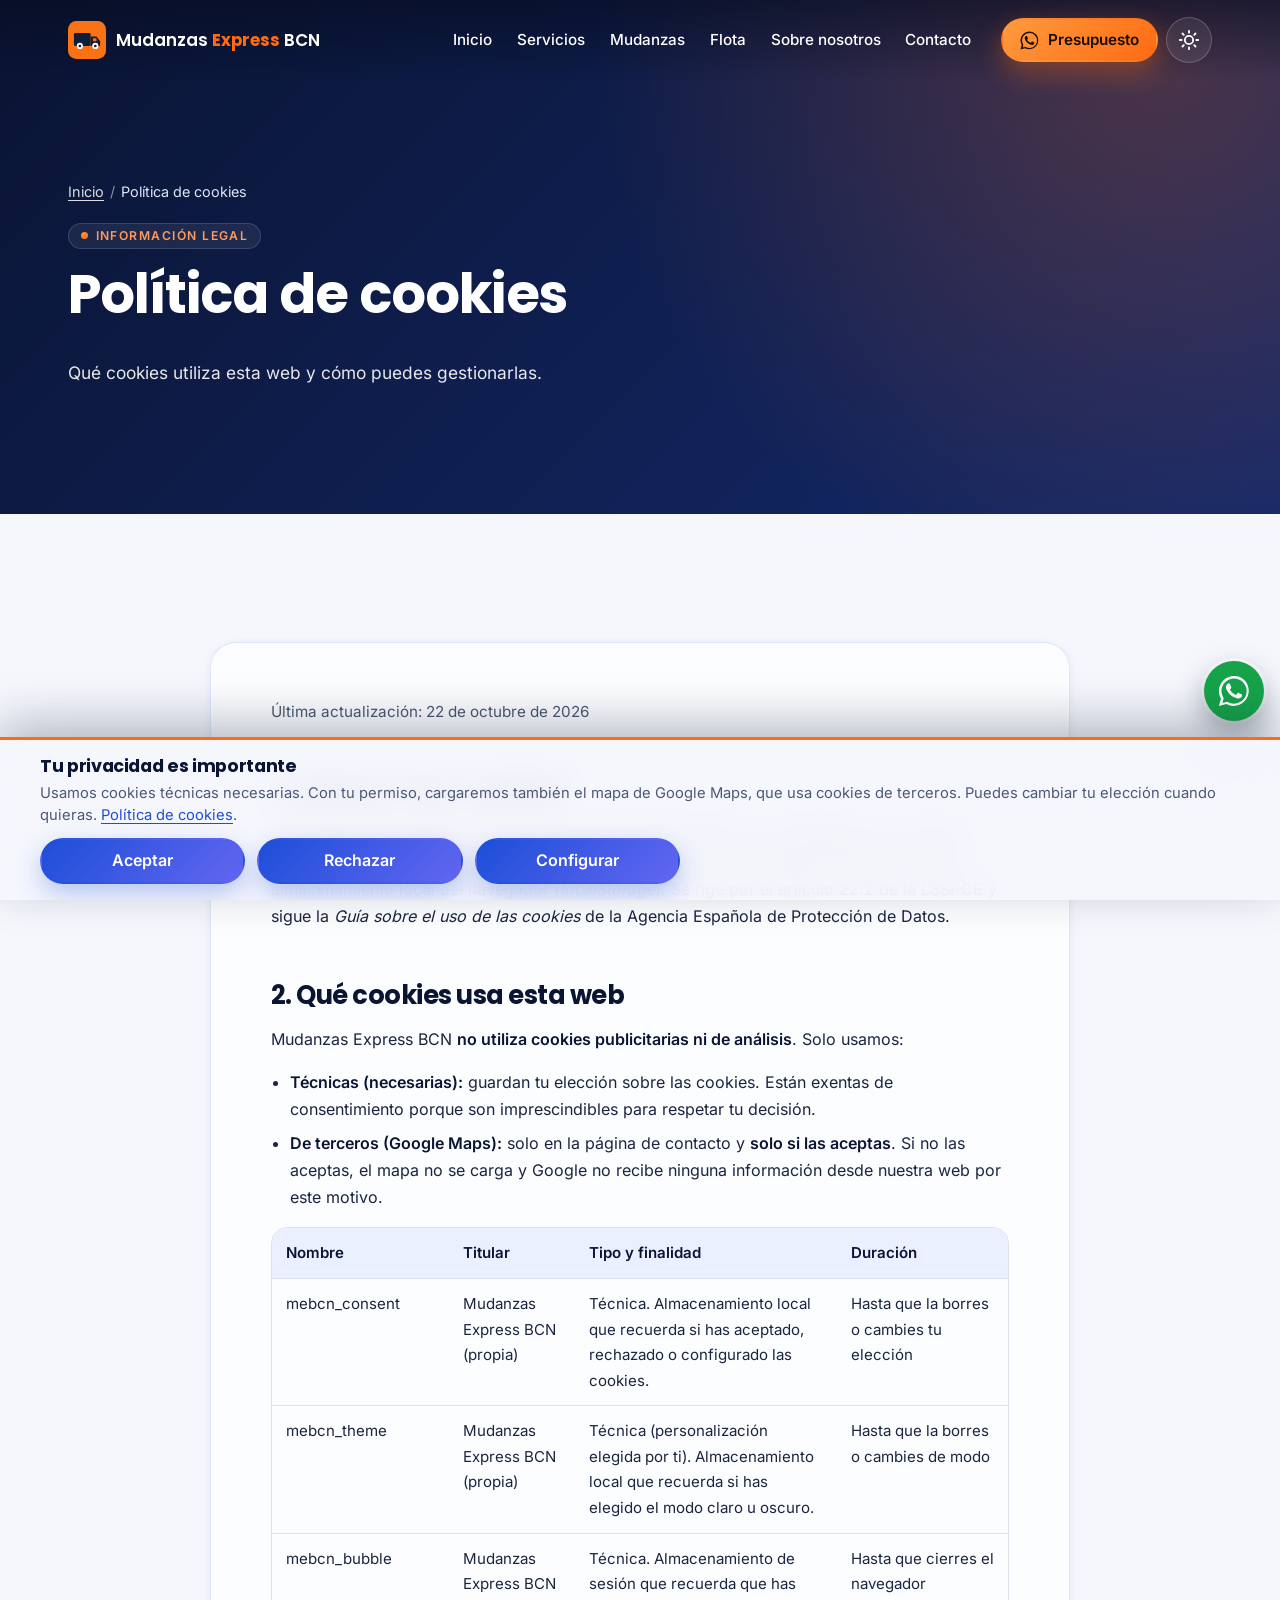
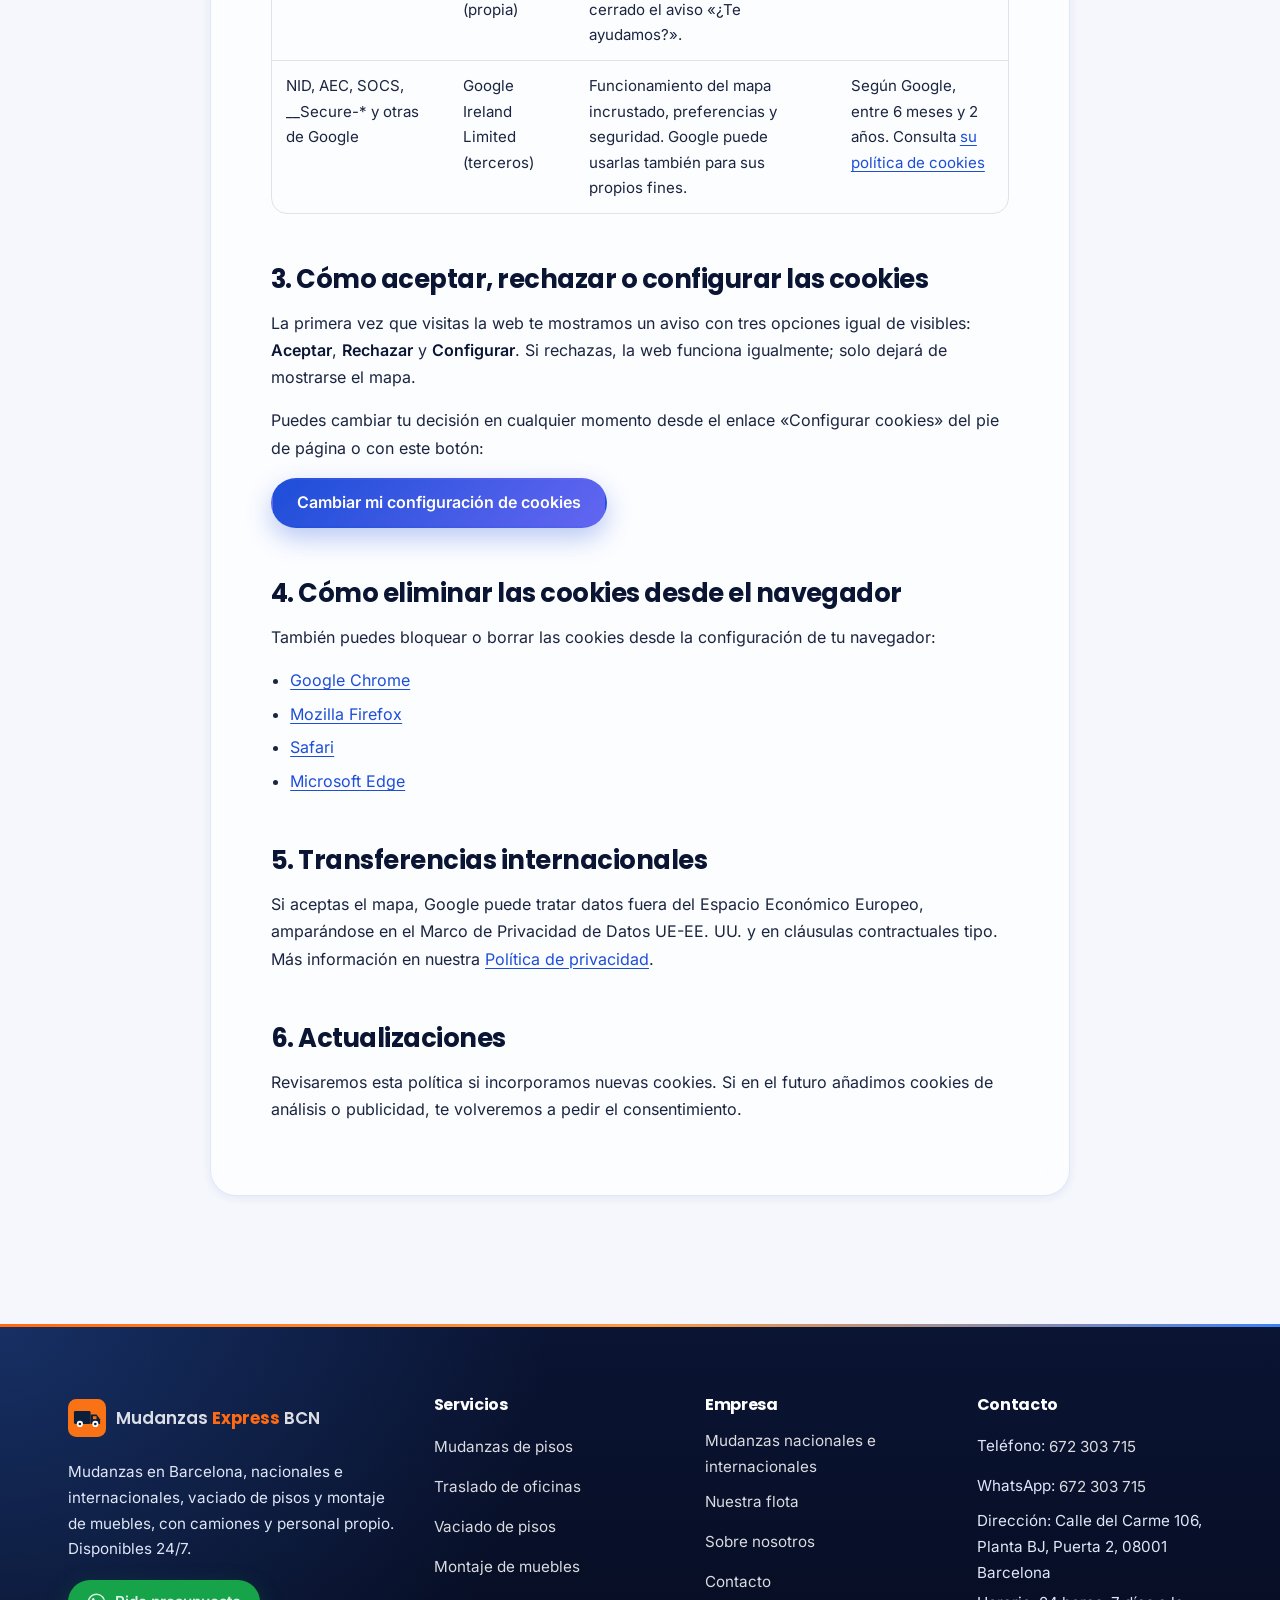
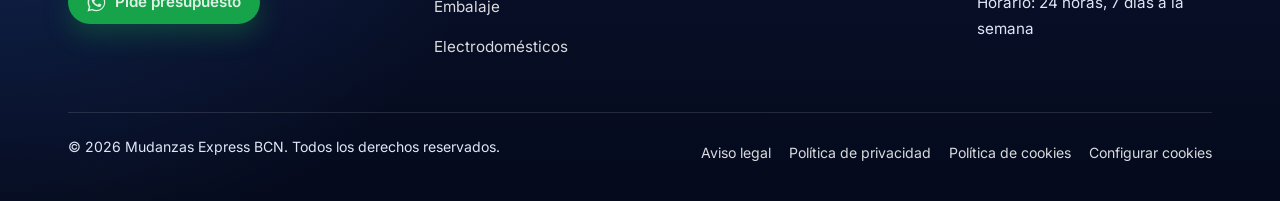
<file: cookies.html>
<!DOCTYPE html>
<html lang="es">
<head>
<meta charset="utf-8">
<meta name="viewport" content="width=device-width, initial-scale=1">
<title>Política de cookies | Mudanzas Express BCN</title>
<meta name="description" content="Política de cookies de Mudanzas Express BCN según la guía de la AEPD: qué cookies usa esta web, para qué y cómo aceptarlas, rechazarlas o configurarlas.">
<meta name="robots" content="index, follow, max-image-preview:large">
<link rel="canonical" href="https://www.mudanzasexpressbcn.es/cookies.html">
<meta name="theme-color" content="#0a1433">
<meta property="og:type" content="website">
<meta property="og:site_name" content="Mudanzas Express BCN">
<meta property="og:locale" content="es_ES">
<meta property="og:title" content="Política de cookies | Mudanzas Express BCN">
<meta property="og:description" content="Política de cookies de Mudanzas Express BCN según la guía de la AEPD: qué cookies usa esta web, para qué y cómo aceptarlas, rechazarlas o configurarlas.">
<meta property="og:url" content="https://www.mudanzasexpressbcn.es/cookies.html">
<meta property="og:image" content="https://www.mudanzasexpressbcn.es/img/og-image.jpg">
<meta property="og:image:type" content="image/jpeg">
<meta property="og:image:width" content="1200">
<meta property="og:image:height" content="630">
<meta property="og:image:alt" content="Camión de Mudanzas Express BCN cargando una mudanza en Barcelona">
<meta name="twitter:card" content="summary_large_image">
<link rel="icon" href="favicon.ico" sizes="any">
<link rel="icon" href="favicon.svg" type="image/svg+xml">
<link rel="apple-touch-icon" href="img/apple-touch-icon.png">
<link rel="preload" href="fonts/inter-latin-400-normal.woff2" as="font" type="font/woff2" crossorigin>
<link rel="preload" href="fonts/poppins-latin-700-normal.woff2" as="font" type="font/woff2" crossorigin>
<link rel="stylesheet" href="css/styles.css">
<script>(function(d){d.className+=' js'+('CSSViewTransitionRule' in window?'':' no-vt');var t;try{t=localStorage.getItem('mebcn_theme')}catch(e){}d.setAttribute('data-theme',t==='dark'||t==='light'?t:(matchMedia('(prefers-color-scheme: dark)').matches?'dark':'light'));try{var r=document.referrer&&new URL(document.referrer).origin===location.origin;if(!r&&!matchMedia('(prefers-reduced-motion: reduce)').matches)d.className+=' show-loader'}catch(e){}})(document.documentElement)</script>
<script src="js/main.js" defer></script><script src="js/cookies.js" defer></script>
</head>
<body>
<div class="loader" aria-hidden="true"><div class="loader__inner"><svg viewBox="0 0 32 32" aria-hidden="true" focusable="false"><rect width="32" height="32" rx="7" fill="#f97316"/><rect x="5" y="10" width="14" height="11" rx="1.2" fill="#0b1f3a"/><path d="M19 13h5l3 4v4h-8z" fill="#0b1f3a"/><path d="M21 14.5h3v2.5h-3z" fill="#f97316"/><circle cx="10" cy="21" r="2.6" fill="#fff"/><circle cx="10" cy="21" r="1.1" fill="#0b1f3a"/><circle cx="23" cy="21" r="2.6" fill="#fff"/><circle cx="23" cy="21" r="1.1" fill="#0b1f3a"/></svg><div class="loader__name"><span>Mudanzas <strong>Express</strong> BCN</span></div><div class="loader__bar"></div></div></div>
<div class="progress" aria-hidden="true"></div>
<a class="skip-link" href="#main">Saltar al contenido</a>
<header class="site-header">
  <div class="container header-inner">
    <a class="brand" href="index.html" aria-label="Mudanzas Express BCN, ir al inicio"><svg viewBox="0 0 32 32" aria-hidden="true" focusable="false"><rect width="32" height="32" rx="7" fill="#f97316"/><rect x="5" y="10" width="14" height="11" rx="1.2" fill="#0b1f3a"/><path d="M19 13h5l3 4v4h-8z" fill="#0b1f3a"/><path d="M21 14.5h3v2.5h-3z" fill="#f97316"/><circle cx="10" cy="21" r="2.6" fill="#fff"/><circle cx="10" cy="21" r="1.1" fill="#0b1f3a"/><circle cx="23" cy="21" r="2.6" fill="#fff"/><circle cx="23" cy="21" r="1.1" fill="#0b1f3a"/></svg><span>Mudanzas <strong>Express</strong> BCN</span></a>
    <nav id="site-nav" class="site-nav" aria-label="Menú principal">
      <ul><li style="--i:0"><a href="index.html">Inicio</a></li><li style="--i:1"><a href="servicios.html">Servicios</a></li><li style="--i:2"><a href="mudanzas.html">Mudanzas</a></li><li style="--i:3"><a href="flota.html">Flota</a></li><li style="--i:4"><a href="sobre-nosotros.html">Sobre nosotros</a></li><li style="--i:5"><a href="contacto.html">Contacto</a></li></ul>
      <a style="--i:6" class="btn btn--accent btn--sm" href="https://wa.me/34672303715?text=Hola%2C%20quiero%20pedir%20un%20presupuesto%20de%20mudanza" target="_blank" rel="noopener"><svg viewBox="0 0 24 24" fill="currentColor" aria-hidden="true" focusable="false"><path d="M17.47 14.38c-.3-.15-1.76-.87-2.03-.97-.27-.1-.47-.15-.67.15-.2.3-.77.97-.94 1.17-.17.2-.35.22-.65.07-.3-.15-1.26-.46-2.4-1.48-.89-.79-1.49-1.77-1.66-2.07-.17-.3-.02-.46.13-.61.13-.13.3-.35.45-.52.15-.17.2-.3.3-.5.1-.2.05-.37-.02-.52-.08-.15-.67-1.62-.92-2.22-.24-.58-.49-.5-.67-.51h-.57c-.2 0-.52.07-.8.37-.27.3-1.04 1.02-1.04 2.48 0 1.46 1.07 2.88 1.21 3.07.15.2 2.1 3.2 5.08 4.49.71.31 1.26.49 1.7.63.71.23 1.36.2 1.87.12.57-.09 1.76-.72 2.01-1.41.25-.7.25-1.29.17-1.41-.07-.12-.27-.2-.57-.35zM12.05 21.5h-.01a9.4 9.4 0 0 1-4.8-1.31l-.34-.2-3.57.93.95-3.48-.22-.36a9.4 9.4 0 0 1-1.44-5.02c0-5.2 4.23-9.43 9.44-9.43 2.52 0 4.89.98 6.67 2.77a9.37 9.37 0 0 1 2.76 6.67c0 5.2-4.24 9.43-9.44 9.43zm8.03-17.46A11.3 11.3 0 0 0 12.05.72C5.79.72.7 5.8.7 12.06c0 2 .52 3.95 1.52 5.67L.6 23.28l5.68-1.49a11.3 11.3 0 0 0 5.42 1.38h.01c6.25 0 11.34-5.09 11.34-11.34 0-3.03-1.18-5.88-3.32-8.02z"/></svg>Presupuesto<span class="visually-hidden"> (se abre en una nueva pestaña)</span></a>
    </nav>
    <button class="icon-btn theme-toggle" type="button" aria-pressed="false" aria-label="Modo oscuro"><svg viewBox="0 0 24 24" fill="none" stroke="currentColor" stroke-width="2" stroke-linecap="round" stroke-linejoin="round" aria-hidden="true" focusable="false" class="icon-sun"><circle cx="12" cy="12" r="4.5"/><path d="M12 2v2M12 20v2M4.9 4.9l1.4 1.4M17.7 17.7l1.4 1.4M2 12h2M20 12h2M4.9 19.1l1.4-1.4M17.7 6.3l1.4-1.4"/></svg><svg viewBox="0 0 24 24" fill="none" stroke="currentColor" stroke-width="2" stroke-linecap="round" stroke-linejoin="round" aria-hidden="true" focusable="false" class="icon-moon"><path d="M21 12.8A9 9 0 1 1 11.2 3a7 7 0 0 0 9.8 9.8z"/></svg></button>
    <button class="icon-btn nav-toggle" type="button" aria-expanded="false" aria-controls="site-nav" aria-label="Abrir menú">
      <span class="nav-toggle__bar"></span><span class="nav-toggle__bar"></span><span class="nav-toggle__bar"></span>
    </button>
  </div>
</header>
<main id="main">
<section class="page-hero">
  <div class="container">
    <nav class="breadcrumb" aria-label="Ruta de navegación"><ol><li><a href="index.html">Inicio</a></li><li aria-current="page">Política de cookies</li></ol></nav>
    <span class="eyebrow">Información legal</span>
    <h1><span class="word" style="--w:0">Política</span> <span class="word" style="--w:1">de</span> <span class="word" style="--w:2">cookies</span></h1>
    <p>Qué cookies utiliza esta web y cómo puedes gestionarlas.</p>
  </div>
</section>
<section class="section">
  <div class="container">
    <article class="legal legal-panel reveal reveal--fade">
      <p class="updated">Última actualización: 22 de octubre de 2026</p>
<h2>1. ¿Qué son las cookies?</h2>
<p>Las cookies son pequeños archivos que un sitio web guarda en tu navegador para recordar información sobre tu visita. Esta política también se aplica a tecnologías similares, como el almacenamiento local del navegador (<em>localStorage</em>). Se rige por el artículo 22.2 de la LSSI-CE y sigue la <em>Guía sobre el uso de las cookies</em> de la Agencia Española de Protección de Datos.</p>
<h2>2. Qué cookies usa esta web</h2>
<p>Mudanzas Express BCN <strong>no utiliza cookies publicitarias ni de análisis</strong>. Solo usamos:</p>
<ul>
  <li><strong>Técnicas (necesarias):</strong> guardan tu elección sobre las cookies. Están exentas de consentimiento porque son imprescindibles para respetar tu decisión.</li>
  <li><strong>De terceros (Google Maps):</strong> solo en la página de contacto y <strong>solo si las aceptas</strong>. Si no las aceptas, el mapa no se carga y Google no recibe ninguna información desde nuestra web por este motivo.</li>
</ul>
<div class="table-wrap"><table>
  <thead><tr><th scope="col">Nombre</th><th scope="col">Titular</th><th scope="col">Tipo y finalidad</th><th scope="col">Duración</th></tr></thead>
  <tbody>
    <tr><td>mebcn_consent</td><td>Mudanzas Express BCN (propia)</td><td>Técnica. Almacenamiento local que recuerda si has aceptado, rechazado o configurado las cookies.</td><td>Hasta que la borres o cambies tu elección</td></tr>
    <tr><td>mebcn_theme</td><td>Mudanzas Express BCN (propia)</td><td>Técnica (personalización elegida por ti). Almacenamiento local que recuerda si has elegido el modo claro u oscuro.</td><td>Hasta que la borres o cambies de modo</td></tr>
    <tr><td>mebcn_bubble</td><td>Mudanzas Express BCN (propia)</td><td>Técnica. Almacenamiento de sesión que recuerda que has cerrado el aviso «¿Te ayudamos?».</td><td>Hasta que cierres el navegador</td></tr>
    <tr><td>NID, AEC, SOCS, __Secure-* y otras de Google</td><td>Google Ireland Limited (terceros)</td><td>Funcionamiento del mapa incrustado, preferencias y seguridad. Google puede usarlas también para sus propios fines.</td><td>Según Google, entre 6 meses y 2 años. Consulta <a href="https://policies.google.com/technologies/cookies?hl=es" target="_blank" rel="noopener">su política de cookies<span class="visually-hidden"> (se abre en una nueva pestaña)</span></a></td></tr>
  </tbody>
</table></div>
<h2>3. Cómo aceptar, rechazar o configurar las cookies</h2>
<p>La primera vez que visitas la web te mostramos un aviso con tres opciones igual de visibles: <strong>Aceptar</strong>, <strong>Rechazar</strong> y <strong>Configurar</strong>. Si rechazas, la web funciona igualmente; solo dejará de mostrarse el mapa.</p>
<p>Puedes cambiar tu decisión en cualquier momento desde el enlace «Configurar cookies» del pie de página o con este botón:</p>
<p><button type="button" class="btn btn--navy" data-cookie-settings>Cambiar mi configuración de cookies</button></p>
<h2>4. Cómo eliminar las cookies desde el navegador</h2>
<p>También puedes bloquear o borrar las cookies desde la configuración de tu navegador:</p>
<ul>
  <li><a href="https://support.google.com/chrome/answer/95647?hl=es" target="_blank" rel="noopener">Google Chrome<span class="visually-hidden"> (se abre en una nueva pestaña)</span></a></li>
  <li><a href="https://support.mozilla.org/es/kb/Borrar%20cookies" target="_blank" rel="noopener">Mozilla Firefox<span class="visually-hidden"> (se abre en una nueva pestaña)</span></a></li>
  <li><a href="https://support.apple.com/es-es/guide/safari/sfri11471/mac" target="_blank" rel="noopener">Safari<span class="visually-hidden"> (se abre en una nueva pestaña)</span></a></li>
  <li><a href="https://support.microsoft.com/es-es/microsoft-edge/eliminar-las-cookies-en-microsoft-edge-63947406-40ac-c3b8-57b9-2a946a29ae09" target="_blank" rel="noopener">Microsoft Edge<span class="visually-hidden"> (se abre en una nueva pestaña)</span></a></li>
</ul>
<h2>5. Transferencias internacionales</h2>
<p>Si aceptas el mapa, Google puede tratar datos fuera del Espacio Económico Europeo, amparándose en el Marco de Privacidad de Datos UE-EE. UU. y en cláusulas contractuales tipo. Más información en nuestra <a href="privacidad.html">Política de privacidad</a>.</p>
<h2>6. Actualizaciones</h2>
<p>Revisaremos esta política si incorporamos nuevas cookies. Si en el futuro añadimos cookies de análisis o publicidad, te volveremos a pedir el consentimiento.</p>
    </article>
  </div>
</section>
</main>
<footer class="site-footer">
  <div class="container">
    <div class="footer-grid">
      <div class="footer-brand">
        <a class="brand" href="index.html" aria-label="Mudanzas Express BCN, ir al inicio"><svg viewBox="0 0 32 32" aria-hidden="true" focusable="false"><rect width="32" height="32" rx="7" fill="#f97316"/><rect x="5" y="10" width="14" height="11" rx="1.2" fill="#0b1f3a"/><path d="M19 13h5l3 4v4h-8z" fill="#0b1f3a"/><path d="M21 14.5h3v2.5h-3z" fill="#f97316"/><circle cx="10" cy="21" r="2.6" fill="#fff"/><circle cx="10" cy="21" r="1.1" fill="#0b1f3a"/><circle cx="23" cy="21" r="2.6" fill="#fff"/><circle cx="23" cy="21" r="1.1" fill="#0b1f3a"/></svg><span>Mudanzas <strong>Express</strong> BCN</span></a>
        <p>Mudanzas en Barcelona, nacionales e internacionales, vaciado de pisos y montaje de muebles, con camiones y personal propio. Disponibles 24/7.</p>
        <a class="btn btn--wa btn--sm" href="https://wa.me/34672303715?text=Hola%2C%20quiero%20pedir%20un%20presupuesto%20de%20mudanza" target="_blank" rel="noopener"><svg viewBox="0 0 24 24" fill="currentColor" aria-hidden="true" focusable="false"><path d="M17.47 14.38c-.3-.15-1.76-.87-2.03-.97-.27-.1-.47-.15-.67.15-.2.3-.77.97-.94 1.17-.17.2-.35.22-.65.07-.3-.15-1.26-.46-2.4-1.48-.89-.79-1.49-1.77-1.66-2.07-.17-.3-.02-.46.13-.61.13-.13.3-.35.45-.52.15-.17.2-.3.3-.5.1-.2.05-.37-.02-.52-.08-.15-.67-1.62-.92-2.22-.24-.58-.49-.5-.67-.51h-.57c-.2 0-.52.07-.8.37-.27.3-1.04 1.02-1.04 2.48 0 1.46 1.07 2.88 1.21 3.07.15.2 2.1 3.2 5.08 4.49.71.31 1.26.49 1.7.63.71.23 1.36.2 1.87.12.57-.09 1.76-.72 2.01-1.41.25-.7.25-1.29.17-1.41-.07-.12-.27-.2-.57-.35zM12.05 21.5h-.01a9.4 9.4 0 0 1-4.8-1.31l-.34-.2-3.57.93.95-3.48-.22-.36a9.4 9.4 0 0 1-1.44-5.02c0-5.2 4.23-9.43 9.44-9.43 2.52 0 4.89.98 6.67 2.77a9.37 9.37 0 0 1 2.76 6.67c0 5.2-4.24 9.43-9.44 9.43zm8.03-17.46A11.3 11.3 0 0 0 12.05.72C5.79.72.7 5.8.7 12.06c0 2 .52 3.95 1.52 5.67L.6 23.28l5.68-1.49a11.3 11.3 0 0 0 5.42 1.38h.01c6.25 0 11.34-5.09 11.34-11.34 0-3.03-1.18-5.88-3.32-8.02z"/></svg>Pide presupuesto<span class="visually-hidden"> (se abre en una nueva pestaña)</span></a>
      </div>
      <div>
        <h2>Servicios</h2>
        <ul><li><a href="servicios.html#pisos">Mudanzas de pisos</a></li><li><a href="servicios.html#oficinas">Traslado de oficinas</a></li><li><a href="servicios.html#vaciado">Vaciado de pisos</a></li><li><a href="servicios.html#montaje">Montaje de muebles</a></li><li><a href="servicios.html#embalaje">Embalaje</a></li><li><a href="servicios.html#electrodomesticos">Electrodomésticos</a></li></ul>
      </div>
      <div>
        <h2>Empresa</h2>
        <ul>
          <li><a href="mudanzas.html">Mudanzas nacionales e internacionales</a></li>
          <li><a href="flota.html">Nuestra flota</a></li>
          <li><a href="sobre-nosotros.html">Sobre nosotros</a></li>
          <li><a href="contacto.html">Contacto</a></li>
        </ul>
      </div>
      <div>
        <h2>Contacto</h2>
        <ul>
          <li>Teléfono: <a href="tel:+34672303715">672 303 715</a></li>
          <li>WhatsApp: <a href="https://wa.me/34672303715?text=Hola%2C%20quiero%20pedir%20un%20presupuesto%20de%20mudanza" target="_blank" rel="noopener">672 303 715<span class="visually-hidden"> (se abre en una nueva pestaña)</span></a></li>
          <li>Dirección: Calle del Carme 106, Planta BJ, Puerta 2, 08001 Barcelona</li>
          <li>Horario: 24 horas, 7 días a la semana</li>
        </ul>
      </div>
    </div>
    <div class="footer-bottom">
      <p>© <span id="year">2026</span> Mudanzas Express BCN. Todos los derechos reservados.</p>
      <ul>
        <li><a href="aviso-legal.html">Aviso legal</a></li>
        <li><a href="privacidad.html">Política de privacidad</a></li>
        <li><a href="cookies.html">Política de cookies</a></li>
        <li><button type="button" class="link-btn" data-cookie-settings>Configurar cookies</button></li>
      </ul>
    </div>
  </div>
</footer>
<a class="wa-float" href="https://wa.me/34672303715?text=Hola%2C%20quiero%20pedir%20un%20presupuesto%20de%20mudanza" target="_blank" rel="noopener" aria-label="Pedir presupuesto por WhatsApp (se abre en una nueva pestaña)"><svg viewBox="0 0 24 24" fill="currentColor" aria-hidden="true" focusable="false"><path d="M17.47 14.38c-.3-.15-1.76-.87-2.03-.97-.27-.1-.47-.15-.67.15-.2.3-.77.97-.94 1.17-.17.2-.35.22-.65.07-.3-.15-1.26-.46-2.4-1.48-.89-.79-1.49-1.77-1.66-2.07-.17-.3-.02-.46.13-.61.13-.13.3-.35.45-.52.15-.17.2-.3.3-.5.1-.2.05-.37-.02-.52-.08-.15-.67-1.62-.92-2.22-.24-.58-.49-.5-.67-.51h-.57c-.2 0-.52.07-.8.37-.27.3-1.04 1.02-1.04 2.48 0 1.46 1.07 2.88 1.21 3.07.15.2 2.1 3.2 5.08 4.49.71.31 1.26.49 1.7.63.71.23 1.36.2 1.87.12.57-.09 1.76-.72 2.01-1.41.25-.7.25-1.29.17-1.41-.07-.12-.27-.2-.57-.35zM12.05 21.5h-.01a9.4 9.4 0 0 1-4.8-1.31l-.34-.2-3.57.93.95-3.48-.22-.36a9.4 9.4 0 0 1-1.44-5.02c0-5.2 4.23-9.43 9.44-9.43 2.52 0 4.89.98 6.67 2.77a9.37 9.37 0 0 1 2.76 6.67c0 5.2-4.24 9.43-9.44 9.43zm8.03-17.46A11.3 11.3 0 0 0 12.05.72C5.79.72.7 5.8.7 12.06c0 2 .52 3.95 1.52 5.67L.6 23.28l5.68-1.49a11.3 11.3 0 0 0 5.42 1.38h.01c6.25 0 11.34-5.09 11.34-11.34 0-3.03-1.18-5.88-3.32-8.02z"/></svg></a>
<div class="wa-bubble"><a href="https://wa.me/34672303715?text=Hola%2C%20quiero%20pedir%20un%20presupuesto%20de%20mudanza" target="_blank" rel="noopener">¿Te ayudamos?<span class="visually-hidden"> (se abre en una nueva pestaña)</span></a><button type="button" aria-label="Cerrar mensaje"><svg viewBox="0 0 24 24" fill="none" stroke="currentColor" stroke-width="2" stroke-linecap="round" stroke-linejoin="round" aria-hidden="true" focusable="false"><path d="M18 6 6 18M6 6l12 12"/></svg></button></div>
<button type="button" class="back-to-top" aria-label="Volver arriba"><svg viewBox="0 0 24 24" fill="none" stroke="currentColor" stroke-width="2" stroke-linecap="round" stroke-linejoin="round" aria-hidden="true" focusable="false"><path d="m18 15-6-6-6 6"/></svg></button>
</body>
</html>
</file>
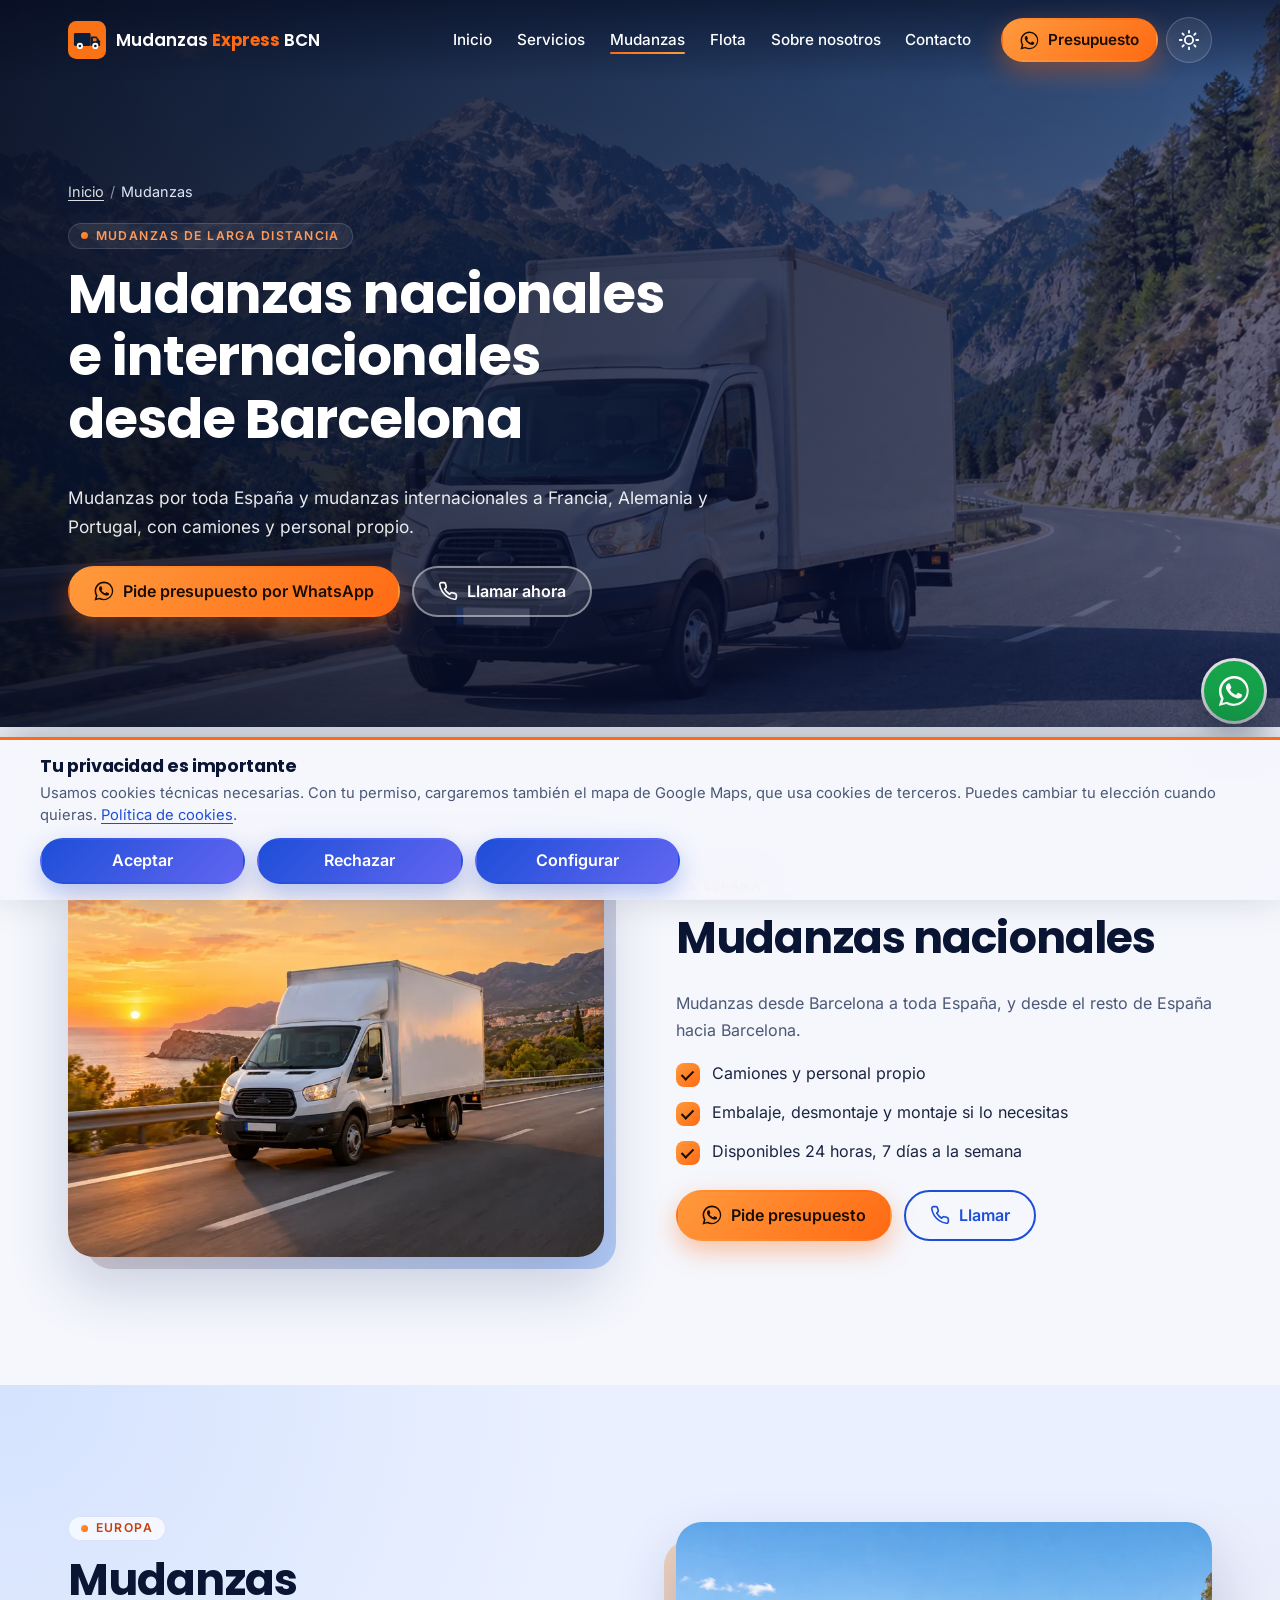
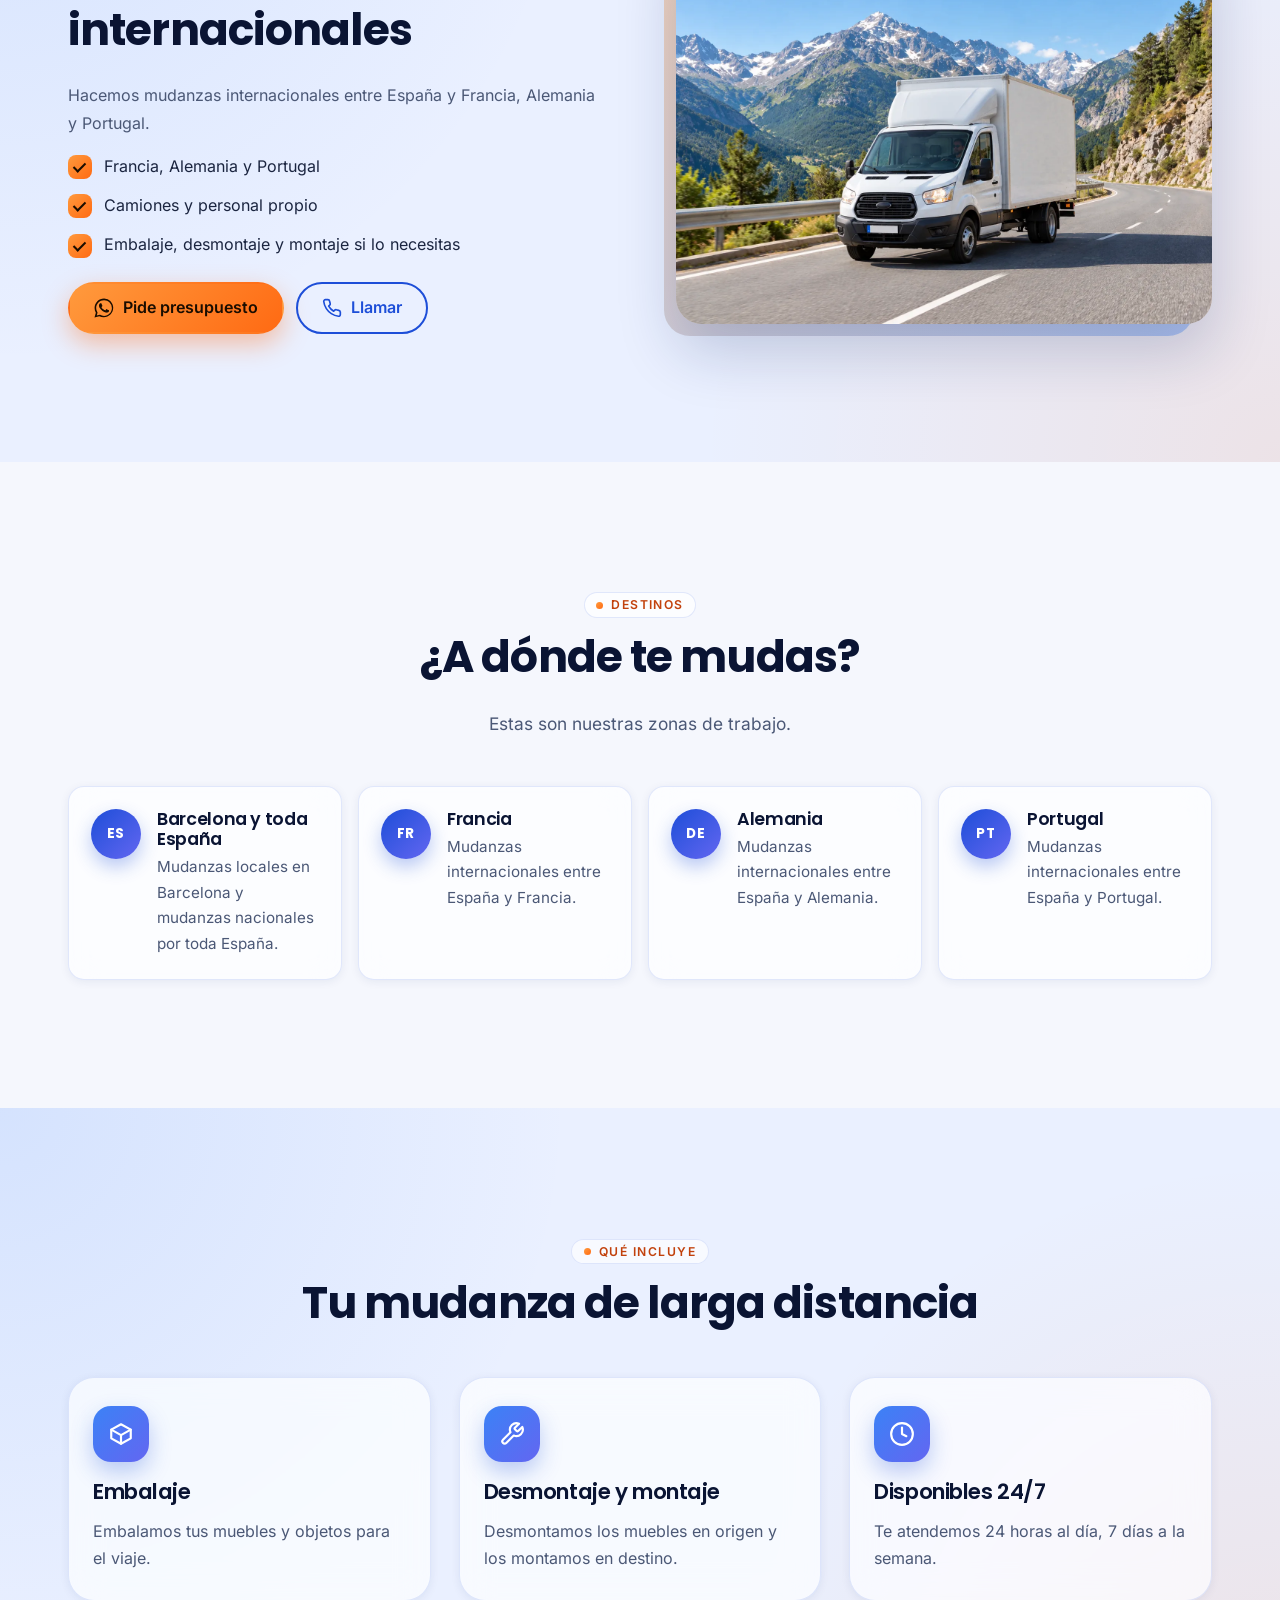
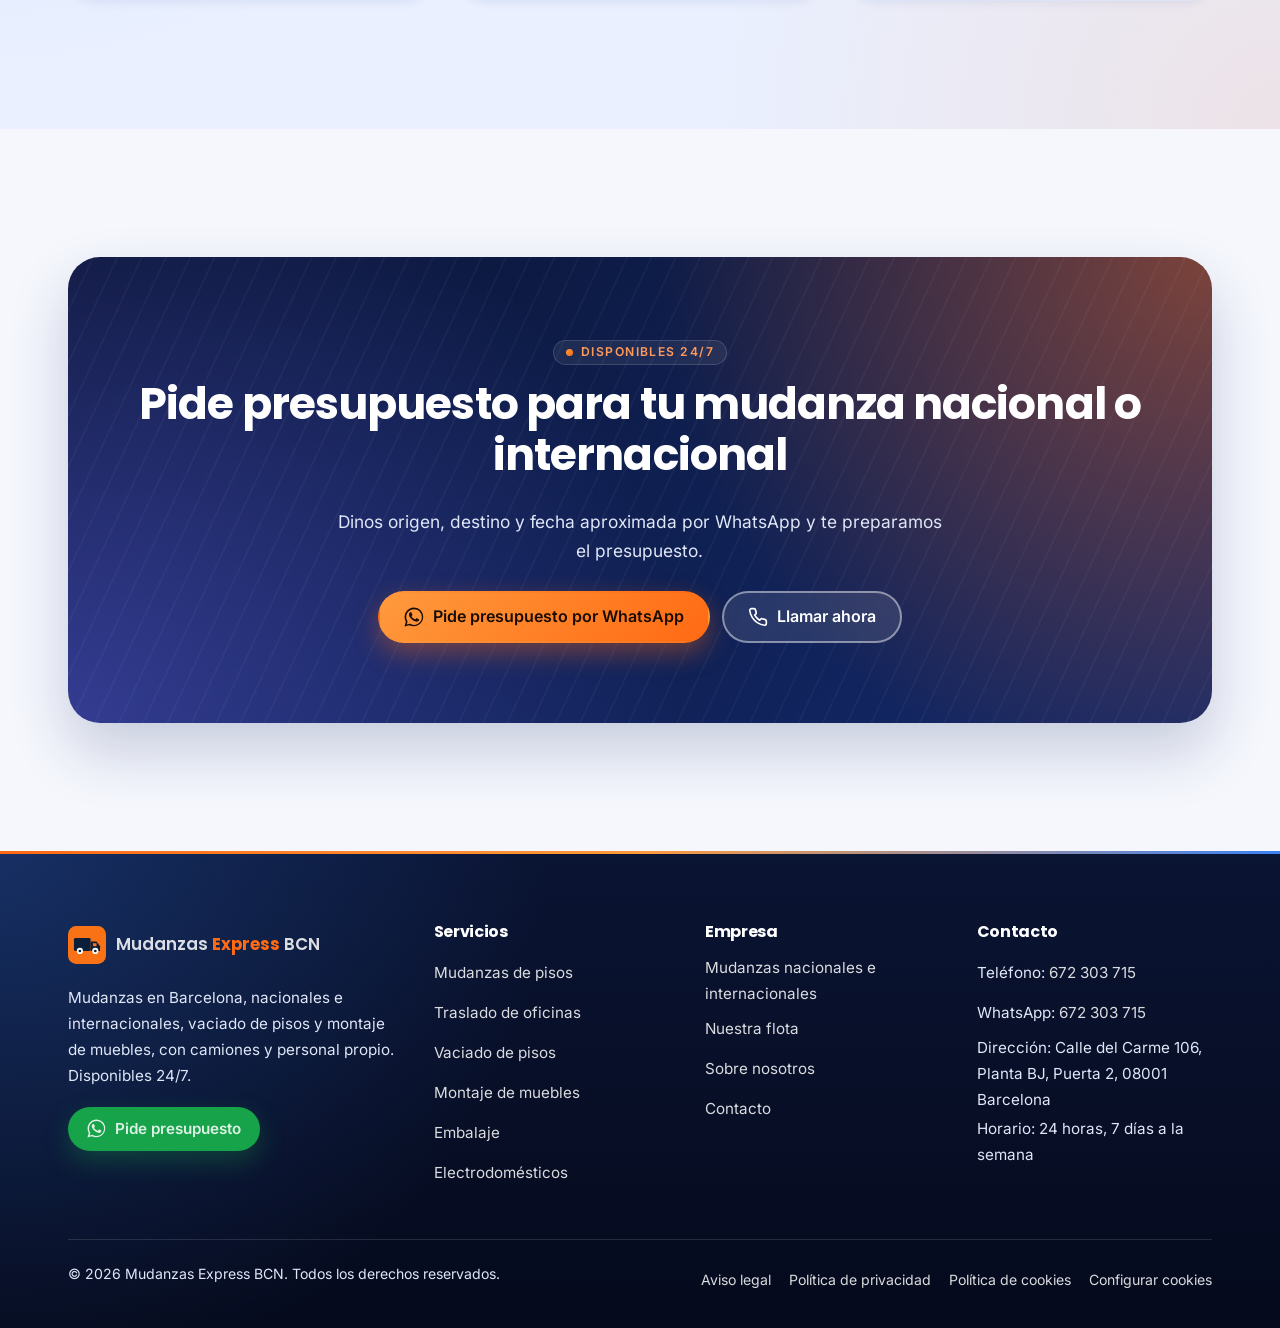
<file: mudanzas.html>
<!DOCTYPE html>
<html lang="es">
<head>
<meta charset="utf-8">
<meta name="viewport" content="width=device-width, initial-scale=1">
<title>Mudanzas internacionales y nacionales desde Barcelona | Mudanzas Express BCN</title>
<meta name="description" content="Mudanzas internacionales desde Barcelona a Francia, Alemania y Portugal, y mudanzas nacionales a toda España. Camiones y personal propio, disponibles 24/7.">
<meta name="robots" content="index, follow, max-image-preview:large">
<link rel="canonical" href="https://www.mudanzasexpressbcn.es/mudanzas.html">
<meta name="theme-color" content="#0a1433">
<meta property="og:type" content="website">
<meta property="og:site_name" content="Mudanzas Express BCN">
<meta property="og:locale" content="es_ES">
<meta property="og:title" content="Mudanzas internacionales y nacionales desde Barcelona | Mudanzas Express BCN">
<meta property="og:description" content="Mudanzas internacionales desde Barcelona a Francia, Alemania y Portugal, y mudanzas nacionales a toda España. Camiones y personal propio, disponibles 24/7.">
<meta property="og:url" content="https://www.mudanzasexpressbcn.es/mudanzas.html">
<meta property="og:image" content="https://www.mudanzasexpressbcn.es/img/og-image.jpg">
<meta property="og:image:type" content="image/jpeg">
<meta property="og:image:width" content="1200">
<meta property="og:image:height" content="630">
<meta property="og:image:alt" content="Camión de Mudanzas Express BCN cargando una mudanza en Barcelona">
<meta name="twitter:card" content="summary_large_image">
<link rel="icon" href="favicon.ico" sizes="any">
<link rel="icon" href="favicon.svg" type="image/svg+xml">
<link rel="apple-touch-icon" href="img/apple-touch-icon.png">
<link rel="preload" href="fonts/inter-latin-400-normal.woff2" as="font" type="font/woff2" crossorigin>
<link rel="preload" href="fonts/poppins-latin-700-normal.woff2" as="font" type="font/woff2" crossorigin>
<link rel="stylesheet" href="css/styles.css">
<script>(function(d){d.className+=' js'+('CSSViewTransitionRule' in window?'':' no-vt');var t;try{t=localStorage.getItem('mebcn_theme')}catch(e){}d.setAttribute('data-theme',t==='dark'||t==='light'?t:(matchMedia('(prefers-color-scheme: dark)').matches?'dark':'light'));try{var r=document.referrer&&new URL(document.referrer).origin===location.origin;if(!r&&!matchMedia('(prefers-reduced-motion: reduce)').matches)d.className+=' show-loader'}catch(e){}})(document.documentElement)</script>
<script src="js/main.js" defer></script><script src="js/cookies.js" defer></script>
</head>
<body>
<div class="loader" aria-hidden="true"><div class="loader__inner"><svg viewBox="0 0 32 32" aria-hidden="true" focusable="false"><rect width="32" height="32" rx="7" fill="#f97316"/><rect x="5" y="10" width="14" height="11" rx="1.2" fill="#0b1f3a"/><path d="M19 13h5l3 4v4h-8z" fill="#0b1f3a"/><path d="M21 14.5h3v2.5h-3z" fill="#f97316"/><circle cx="10" cy="21" r="2.6" fill="#fff"/><circle cx="10" cy="21" r="1.1" fill="#0b1f3a"/><circle cx="23" cy="21" r="2.6" fill="#fff"/><circle cx="23" cy="21" r="1.1" fill="#0b1f3a"/></svg><div class="loader__name"><span>Mudanzas <strong>Express</strong> BCN</span></div><div class="loader__bar"></div></div></div>
<div class="progress" aria-hidden="true"></div>
<a class="skip-link" href="#main">Saltar al contenido</a>
<header class="site-header">
  <div class="container header-inner">
    <a class="brand" href="index.html" aria-label="Mudanzas Express BCN, ir al inicio"><svg viewBox="0 0 32 32" aria-hidden="true" focusable="false"><rect width="32" height="32" rx="7" fill="#f97316"/><rect x="5" y="10" width="14" height="11" rx="1.2" fill="#0b1f3a"/><path d="M19 13h5l3 4v4h-8z" fill="#0b1f3a"/><path d="M21 14.5h3v2.5h-3z" fill="#f97316"/><circle cx="10" cy="21" r="2.6" fill="#fff"/><circle cx="10" cy="21" r="1.1" fill="#0b1f3a"/><circle cx="23" cy="21" r="2.6" fill="#fff"/><circle cx="23" cy="21" r="1.1" fill="#0b1f3a"/></svg><span>Mudanzas <strong>Express</strong> BCN</span></a>
    <nav id="site-nav" class="site-nav" aria-label="Menú principal">
      <ul><li style="--i:0"><a href="index.html">Inicio</a></li><li style="--i:1"><a href="servicios.html">Servicios</a></li><li style="--i:2"><a href="mudanzas.html" aria-current="page">Mudanzas</a></li><li style="--i:3"><a href="flota.html">Flota</a></li><li style="--i:4"><a href="sobre-nosotros.html">Sobre nosotros</a></li><li style="--i:5"><a href="contacto.html">Contacto</a></li></ul>
      <a style="--i:6" class="btn btn--accent btn--sm" href="https://wa.me/34672303715?text=Hola%2C%20quiero%20pedir%20un%20presupuesto%20de%20mudanza" target="_blank" rel="noopener"><svg viewBox="0 0 24 24" fill="currentColor" aria-hidden="true" focusable="false"><path d="M17.47 14.38c-.3-.15-1.76-.87-2.03-.97-.27-.1-.47-.15-.67.15-.2.3-.77.97-.94 1.17-.17.2-.35.22-.65.07-.3-.15-1.26-.46-2.4-1.48-.89-.79-1.49-1.77-1.66-2.07-.17-.3-.02-.46.13-.61.13-.13.3-.35.45-.52.15-.17.2-.3.3-.5.1-.2.05-.37-.02-.52-.08-.15-.67-1.62-.92-2.22-.24-.58-.49-.5-.67-.51h-.57c-.2 0-.52.07-.8.37-.27.3-1.04 1.02-1.04 2.48 0 1.46 1.07 2.88 1.21 3.07.15.2 2.1 3.2 5.08 4.49.71.31 1.26.49 1.7.63.71.23 1.36.2 1.87.12.57-.09 1.76-.72 2.01-1.41.25-.7.25-1.29.17-1.41-.07-.12-.27-.2-.57-.35zM12.05 21.5h-.01a9.4 9.4 0 0 1-4.8-1.31l-.34-.2-3.57.93.95-3.48-.22-.36a9.4 9.4 0 0 1-1.44-5.02c0-5.2 4.23-9.43 9.44-9.43 2.52 0 4.89.98 6.67 2.77a9.37 9.37 0 0 1 2.76 6.67c0 5.2-4.24 9.43-9.44 9.43zm8.03-17.46A11.3 11.3 0 0 0 12.05.72C5.79.72.7 5.8.7 12.06c0 2 .52 3.95 1.52 5.67L.6 23.28l5.68-1.49a11.3 11.3 0 0 0 5.42 1.38h.01c6.25 0 11.34-5.09 11.34-11.34 0-3.03-1.18-5.88-3.32-8.02z"/></svg>Presupuesto<span class="visually-hidden"> (se abre en una nueva pestaña)</span></a>
    </nav>
    <button class="icon-btn theme-toggle" type="button" aria-pressed="false" aria-label="Modo oscuro"><svg viewBox="0 0 24 24" fill="none" stroke="currentColor" stroke-width="2" stroke-linecap="round" stroke-linejoin="round" aria-hidden="true" focusable="false" class="icon-sun"><circle cx="12" cy="12" r="4.5"/><path d="M12 2v2M12 20v2M4.9 4.9l1.4 1.4M17.7 17.7l1.4 1.4M2 12h2M20 12h2M4.9 19.1l1.4-1.4M17.7 6.3l1.4-1.4"/></svg><svg viewBox="0 0 24 24" fill="none" stroke="currentColor" stroke-width="2" stroke-linecap="round" stroke-linejoin="round" aria-hidden="true" focusable="false" class="icon-moon"><path d="M21 12.8A9 9 0 1 1 11.2 3a7 7 0 0 0 9.8 9.8z"/></svg></button>
    <button class="icon-btn nav-toggle" type="button" aria-expanded="false" aria-controls="site-nav" aria-label="Abrir menú">
      <span class="nav-toggle__bar"></span><span class="nav-toggle__bar"></span><span class="nav-toggle__bar"></span>
    </button>
  </div>
</header>
<main id="main">
<section class="page-hero page-hero--photo">
  <img class="page-hero__media" src="img/internacional-800.webp" srcset="img/internacional-800.webp 800w, img/internacional.webp 1448w" sizes="100vw" width="1448" height="1086" alt="" fetchpriority="high" decoding="async">
  <div class="container">
    <nav class="breadcrumb" aria-label="Ruta de navegación"><ol><li><a href="index.html">Inicio</a></li><li aria-current="page">Mudanzas</li></ol></nav>
    <span class="eyebrow">Mudanzas de larga distancia</span>
    <h1><span class="word" style="--w:0">Mudanzas</span> <span class="word" style="--w:1">nacionales</span> <span class="word" style="--w:2">e</span> <span class="word" style="--w:3">internacionales</span> <span class="word" style="--w:4">desde</span> <span class="word" style="--w:5">Barcelona</span></h1>
    <p>Mudanzas por toda España y mudanzas internacionales a Francia, Alemania y Portugal, con camiones y personal propio.</p>
    <div class="btn-row"><a class="btn btn--accent" href="https://wa.me/34672303715?text=Hola%2C%20quiero%20pedir%20un%20presupuesto%20de%20mudanza" target="_blank" rel="noopener"><svg viewBox="0 0 24 24" fill="currentColor" aria-hidden="true" focusable="false"><path d="M17.47 14.38c-.3-.15-1.76-.87-2.03-.97-.27-.1-.47-.15-.67.15-.2.3-.77.97-.94 1.17-.17.2-.35.22-.65.07-.3-.15-1.26-.46-2.4-1.48-.89-.79-1.49-1.77-1.66-2.07-.17-.3-.02-.46.13-.61.13-.13.3-.35.45-.52.15-.17.2-.3.3-.5.1-.2.05-.37-.02-.52-.08-.15-.67-1.62-.92-2.22-.24-.58-.49-.5-.67-.51h-.57c-.2 0-.52.07-.8.37-.27.3-1.04 1.02-1.04 2.48 0 1.46 1.07 2.88 1.21 3.07.15.2 2.1 3.2 5.08 4.49.71.31 1.26.49 1.7.63.71.23 1.36.2 1.87.12.57-.09 1.76-.72 2.01-1.41.25-.7.25-1.29.17-1.41-.07-.12-.27-.2-.57-.35zM12.05 21.5h-.01a9.4 9.4 0 0 1-4.8-1.31l-.34-.2-3.57.93.95-3.48-.22-.36a9.4 9.4 0 0 1-1.44-5.02c0-5.2 4.23-9.43 9.44-9.43 2.52 0 4.89.98 6.67 2.77a9.37 9.37 0 0 1 2.76 6.67c0 5.2-4.24 9.43-9.44 9.43zm8.03-17.46A11.3 11.3 0 0 0 12.05.72C5.79.72.7 5.8.7 12.06c0 2 .52 3.95 1.52 5.67L.6 23.28l5.68-1.49a11.3 11.3 0 0 0 5.42 1.38h.01c6.25 0 11.34-5.09 11.34-11.34 0-3.03-1.18-5.88-3.32-8.02z"/></svg>Pide presupuesto por WhatsApp<span class="visually-hidden"> (se abre en una nueva pestaña)</span></a><a class="btn btn--ghost" href="tel:+34672303715"><svg viewBox="0 0 24 24" fill="none" stroke="currentColor" stroke-width="2" stroke-linecap="round" stroke-linejoin="round" aria-hidden="true" focusable="false"><path d="M22 16.9v3a2 2 0 0 1-2.2 2 19.8 19.8 0 0 1-8.6-3.1 19.5 19.5 0 0 1-6-6A19.8 19.8 0 0 1 2.1 4.2 2 2 0 0 1 4.1 2h3a2 2 0 0 1 2 1.7c.1.9.4 1.8.7 2.7a2 2 0 0 1-.5 2.1L8 9.8a16 16 0 0 0 6 6l1.3-1.3a2 2 0 0 1 2.1-.4c.9.3 1.8.6 2.7.7a2 2 0 0 1 1.7 2z"/></svg>Llamar ahora</a></div>
  </div>
</section>
<section class="section" id="nacionales" aria-labelledby="nac-titulo">
  <div class="container">
    <div class="split">
      <div class="split__media reveal reveal--left"><div class="split__clip"><img src="img/nacional-800.webp" srcset="img/nacional-800.webp 800w, img/nacional.webp 1448w" sizes="(min-width: 900px) 50vw, 100vw" width="1448" height="1086" alt="Camión de mudanzas circulando por una carretera de costa al atardecer" loading="lazy" decoding="async"></div></div>
      <div class="split__body reveal reveal--right" style="--delay:.1s">
        <span class="eyebrow">España</span>
        <h2 id="nac-titulo">Mudanzas nacionales</h2>
        <p>Mudanzas desde Barcelona a toda España, y desde el resto de España hacia Barcelona.</p>
        <ul class="checklist">
          <li>Camiones y personal propio</li>
          <li>Embalaje, desmontaje y montaje si lo necesitas</li>
          <li>Disponibles 24 horas, 7 días a la semana</li>
        </ul>
        <div class="btn-row"><a class="btn btn--accent" href="https://wa.me/34672303715?text=Hola%2C%20quiero%20pedir%20un%20presupuesto%20de%20mudanza" target="_blank" rel="noopener"><svg viewBox="0 0 24 24" fill="currentColor" aria-hidden="true" focusable="false"><path d="M17.47 14.38c-.3-.15-1.76-.87-2.03-.97-.27-.1-.47-.15-.67.15-.2.3-.77.97-.94 1.17-.17.2-.35.22-.65.07-.3-.15-1.26-.46-2.4-1.48-.89-.79-1.49-1.77-1.66-2.07-.17-.3-.02-.46.13-.61.13-.13.3-.35.45-.52.15-.17.2-.3.3-.5.1-.2.05-.37-.02-.52-.08-.15-.67-1.62-.92-2.22-.24-.58-.49-.5-.67-.51h-.57c-.2 0-.52.07-.8.37-.27.3-1.04 1.02-1.04 2.48 0 1.46 1.07 2.88 1.21 3.07.15.2 2.1 3.2 5.08 4.49.71.31 1.26.49 1.7.63.71.23 1.36.2 1.87.12.57-.09 1.76-.72 2.01-1.41.25-.7.25-1.29.17-1.41-.07-.12-.27-.2-.57-.35zM12.05 21.5h-.01a9.4 9.4 0 0 1-4.8-1.31l-.34-.2-3.57.93.95-3.48-.22-.36a9.4 9.4 0 0 1-1.44-5.02c0-5.2 4.23-9.43 9.44-9.43 2.52 0 4.89.98 6.67 2.77a9.37 9.37 0 0 1 2.76 6.67c0 5.2-4.24 9.43-9.44 9.43zm8.03-17.46A11.3 11.3 0 0 0 12.05.72C5.79.72.7 5.8.7 12.06c0 2 .52 3.95 1.52 5.67L.6 23.28l5.68-1.49a11.3 11.3 0 0 0 5.42 1.38h.01c6.25 0 11.34-5.09 11.34-11.34 0-3.03-1.18-5.88-3.32-8.02z"/></svg>Pide presupuesto<span class="visually-hidden"> (se abre en una nueva pestaña)</span></a><a class="btn btn--outline" href="tel:+34672303715"><svg viewBox="0 0 24 24" fill="none" stroke="currentColor" stroke-width="2" stroke-linecap="round" stroke-linejoin="round" aria-hidden="true" focusable="false"><path d="M22 16.9v3a2 2 0 0 1-2.2 2 19.8 19.8 0 0 1-8.6-3.1 19.5 19.5 0 0 1-6-6A19.8 19.8 0 0 1 2.1 4.2 2 2 0 0 1 4.1 2h3a2 2 0 0 1 2 1.7c.1.9.4 1.8.7 2.7a2 2 0 0 1-.5 2.1L8 9.8a16 16 0 0 0 6 6l1.3-1.3a2 2 0 0 1 2.1-.4c.9.3 1.8.6 2.7.7a2 2 0 0 1 1.7 2z"/></svg>Llamar</a></div>
      </div>
    </div>
  </div>
</section>
<section class="section section--alt" id="internacionales" aria-labelledby="int-titulo">
  <div class="container">
    <div class="split split--reverse">
      <div class="split__media reveal reveal--right"><div class="split__clip"><img src="img/internacional-800.webp" srcset="img/internacional-800.webp 800w, img/internacional.webp 1448w" sizes="(min-width: 900px) 50vw, 100vw" width="1448" height="1086" alt="Camión de mudanzas en una carretera de montaña camino de Europa" loading="lazy" decoding="async"></div></div>
      <div class="split__body reveal reveal--left" style="--delay:.1s">
        <span class="eyebrow">Europa</span>
        <h2 id="int-titulo">Mudanzas internacionales</h2>
        <p>Hacemos mudanzas internacionales entre España y Francia, Alemania y Portugal.</p>
        <ul class="checklist">
          <li>Francia, Alemania y Portugal</li>
          <li>Camiones y personal propio</li>
          <li>Embalaje, desmontaje y montaje si lo necesitas</li>
        </ul>
        <div class="btn-row"><a class="btn btn--accent" href="https://wa.me/34672303715?text=Hola%2C%20quiero%20pedir%20un%20presupuesto%20de%20mudanza" target="_blank" rel="noopener"><svg viewBox="0 0 24 24" fill="currentColor" aria-hidden="true" focusable="false"><path d="M17.47 14.38c-.3-.15-1.76-.87-2.03-.97-.27-.1-.47-.15-.67.15-.2.3-.77.97-.94 1.17-.17.2-.35.22-.65.07-.3-.15-1.26-.46-2.4-1.48-.89-.79-1.49-1.77-1.66-2.07-.17-.3-.02-.46.13-.61.13-.13.3-.35.45-.52.15-.17.2-.3.3-.5.1-.2.05-.37-.02-.52-.08-.15-.67-1.62-.92-2.22-.24-.58-.49-.5-.67-.51h-.57c-.2 0-.52.07-.8.37-.27.3-1.04 1.02-1.04 2.48 0 1.46 1.07 2.88 1.21 3.07.15.2 2.1 3.2 5.08 4.49.71.31 1.26.49 1.7.63.71.23 1.36.2 1.87.12.57-.09 1.76-.72 2.01-1.41.25-.7.25-1.29.17-1.41-.07-.12-.27-.2-.57-.35zM12.05 21.5h-.01a9.4 9.4 0 0 1-4.8-1.31l-.34-.2-3.57.93.95-3.48-.22-.36a9.4 9.4 0 0 1-1.44-5.02c0-5.2 4.23-9.43 9.44-9.43 2.52 0 4.89.98 6.67 2.77a9.37 9.37 0 0 1 2.76 6.67c0 5.2-4.24 9.43-9.44 9.43zm8.03-17.46A11.3 11.3 0 0 0 12.05.72C5.79.72.7 5.8.7 12.06c0 2 .52 3.95 1.52 5.67L.6 23.28l5.68-1.49a11.3 11.3 0 0 0 5.42 1.38h.01c6.25 0 11.34-5.09 11.34-11.34 0-3.03-1.18-5.88-3.32-8.02z"/></svg>Pide presupuesto<span class="visually-hidden"> (se abre en una nueva pestaña)</span></a><a class="btn btn--outline" href="tel:+34672303715"><svg viewBox="0 0 24 24" fill="none" stroke="currentColor" stroke-width="2" stroke-linecap="round" stroke-linejoin="round" aria-hidden="true" focusable="false"><path d="M22 16.9v3a2 2 0 0 1-2.2 2 19.8 19.8 0 0 1-8.6-3.1 19.5 19.5 0 0 1-6-6A19.8 19.8 0 0 1 2.1 4.2 2 2 0 0 1 4.1 2h3a2 2 0 0 1 2 1.7c.1.9.4 1.8.7 2.7a2 2 0 0 1-.5 2.1L8 9.8a16 16 0 0 0 6 6l1.3-1.3a2 2 0 0 1 2.1-.4c.9.3 1.8.6 2.7.7a2 2 0 0 1 1.7 2z"/></svg>Llamar</a></div>
      </div>
    </div>
  </div>
</section>
<section class="section" aria-labelledby="destinos-titulo">
  <div class="container">
    <div class="section-head reveal">
      <span class="eyebrow">Destinos</span>
      <h2 id="destinos-titulo">¿A dónde te mudas?</h2>
      <p>Estas son nuestras zonas de trabajo.</p>
    </div>
    <div class="zones"><div class="zone reveal" style="--delay:0.00s"><span class="zone__flag" aria-hidden="true">ES</span><div><h3>Barcelona y toda España</h3><p>Mudanzas locales en Barcelona y mudanzas nacionales por toda España.</p></div></div><div class="zone reveal" style="--delay:0.08s"><span class="zone__flag" aria-hidden="true">FR</span><div><h3>Francia</h3><p>Mudanzas internacionales entre España y Francia.</p></div></div><div class="zone reveal" style="--delay:0.16s"><span class="zone__flag" aria-hidden="true">DE</span><div><h3>Alemania</h3><p>Mudanzas internacionales entre España y Alemania.</p></div></div><div class="zone reveal" style="--delay:0.24s"><span class="zone__flag" aria-hidden="true">PT</span><div><h3>Portugal</h3><p>Mudanzas internacionales entre España y Portugal.</p></div></div></div>
  </div>
</section>
<section class="section section--alt" aria-labelledby="incluye-titulo">
  <div class="container">
    <div class="section-head reveal">
      <span class="eyebrow">Qué incluye</span>
      <h2 id="incluye-titulo">Tu mudanza de larga distancia</h2>
    </div>
    <div class="grid grid--3">
      <div class="feature reveal reveal--scale"><div class="icon-badge"><svg viewBox="0 0 24 24" fill="none" stroke="currentColor" stroke-width="2" stroke-linecap="round" stroke-linejoin="round" aria-hidden="true" focusable="false"><path d="M21 8 12 3 3 8v8l9 5 9-5z"/><path d="m3 8 9 5 9-5M12 13v8"/></svg></div><h3>Embalaje</h3><p>Embalamos tus muebles y objetos para el viaje.</p></div>
      <div class="feature reveal reveal--scale" style="--delay:0.08s"><div class="icon-badge"><svg viewBox="0 0 24 24" fill="none" stroke="currentColor" stroke-width="2" stroke-linecap="round" stroke-linejoin="round" aria-hidden="true" focusable="false"><path d="M14.7 6.3a1 1 0 0 0 0 1.4l1.6 1.6a1 1 0 0 0 1.4 0l3.8-3.8a6 6 0 0 1-7.9 7.9l-6.9 6.9a2.1 2.1 0 0 1-3-3l6.9-6.9a6 6 0 0 1 7.9-7.9z"/></svg></div><h3>Desmontaje y montaje</h3><p>Desmontamos los muebles en origen y los montamos en destino.</p></div>
      <div class="feature reveal reveal--scale" style="--delay:0.16s"><div class="icon-badge"><svg viewBox="0 0 24 24" fill="none" stroke="currentColor" stroke-width="2" stroke-linecap="round" stroke-linejoin="round" aria-hidden="true" focusable="false"><circle cx="12" cy="12" r="10"/><path d="M12 6v6l4 2"/></svg></div><h3>Disponibles 24/7</h3><p>Te atendemos 24 horas al día, 7 días a la semana.</p></div>
    </div>
  </div>
</section>
<section class="section">
  <div class="container">
    <div class="cta-band reveal reveal--scale">
      <span class="eyebrow">Disponibles 24/7</span>
      <h2>Pide presupuesto para tu mudanza nacional o internacional</h2>
      <p>Dinos origen, destino y fecha aproximada por WhatsApp y te preparamos el presupuesto.</p>
      <div class="btn-row"><a class="btn btn--accent" href="https://wa.me/34672303715?text=Hola%2C%20quiero%20pedir%20un%20presupuesto%20de%20mudanza" target="_blank" rel="noopener"><svg viewBox="0 0 24 24" fill="currentColor" aria-hidden="true" focusable="false"><path d="M17.47 14.38c-.3-.15-1.76-.87-2.03-.97-.27-.1-.47-.15-.67.15-.2.3-.77.97-.94 1.17-.17.2-.35.22-.65.07-.3-.15-1.26-.46-2.4-1.48-.89-.79-1.49-1.77-1.66-2.07-.17-.3-.02-.46.13-.61.13-.13.3-.35.45-.52.15-.17.2-.3.3-.5.1-.2.05-.37-.02-.52-.08-.15-.67-1.62-.92-2.22-.24-.58-.49-.5-.67-.51h-.57c-.2 0-.52.07-.8.37-.27.3-1.04 1.02-1.04 2.48 0 1.46 1.07 2.88 1.21 3.07.15.2 2.1 3.2 5.08 4.49.71.31 1.26.49 1.7.63.71.23 1.36.2 1.87.12.57-.09 1.76-.72 2.01-1.41.25-.7.25-1.29.17-1.41-.07-.12-.27-.2-.57-.35zM12.05 21.5h-.01a9.4 9.4 0 0 1-4.8-1.31l-.34-.2-3.57.93.95-3.48-.22-.36a9.4 9.4 0 0 1-1.44-5.02c0-5.2 4.23-9.43 9.44-9.43 2.52 0 4.89.98 6.67 2.77a9.37 9.37 0 0 1 2.76 6.67c0 5.2-4.24 9.43-9.44 9.43zm8.03-17.46A11.3 11.3 0 0 0 12.05.72C5.79.72.7 5.8.7 12.06c0 2 .52 3.95 1.52 5.67L.6 23.28l5.68-1.49a11.3 11.3 0 0 0 5.42 1.38h.01c6.25 0 11.34-5.09 11.34-11.34 0-3.03-1.18-5.88-3.32-8.02z"/></svg>Pide presupuesto por WhatsApp<span class="visually-hidden"> (se abre en una nueva pestaña)</span></a><a class="btn btn--ghost" href="tel:+34672303715"><svg viewBox="0 0 24 24" fill="none" stroke="currentColor" stroke-width="2" stroke-linecap="round" stroke-linejoin="round" aria-hidden="true" focusable="false"><path d="M22 16.9v3a2 2 0 0 1-2.2 2 19.8 19.8 0 0 1-8.6-3.1 19.5 19.5 0 0 1-6-6A19.8 19.8 0 0 1 2.1 4.2 2 2 0 0 1 4.1 2h3a2 2 0 0 1 2 1.7c.1.9.4 1.8.7 2.7a2 2 0 0 1-.5 2.1L8 9.8a16 16 0 0 0 6 6l1.3-1.3a2 2 0 0 1 2.1-.4c.9.3 1.8.6 2.7.7a2 2 0 0 1 1.7 2z"/></svg>Llamar ahora</a></div>
    </div>
  </div>
</section>
</main>
<footer class="site-footer">
  <div class="container">
    <div class="footer-grid">
      <div class="footer-brand">
        <a class="brand" href="index.html" aria-label="Mudanzas Express BCN, ir al inicio"><svg viewBox="0 0 32 32" aria-hidden="true" focusable="false"><rect width="32" height="32" rx="7" fill="#f97316"/><rect x="5" y="10" width="14" height="11" rx="1.2" fill="#0b1f3a"/><path d="M19 13h5l3 4v4h-8z" fill="#0b1f3a"/><path d="M21 14.5h3v2.5h-3z" fill="#f97316"/><circle cx="10" cy="21" r="2.6" fill="#fff"/><circle cx="10" cy="21" r="1.1" fill="#0b1f3a"/><circle cx="23" cy="21" r="2.6" fill="#fff"/><circle cx="23" cy="21" r="1.1" fill="#0b1f3a"/></svg><span>Mudanzas <strong>Express</strong> BCN</span></a>
        <p>Mudanzas en Barcelona, nacionales e internacionales, vaciado de pisos y montaje de muebles, con camiones y personal propio. Disponibles 24/7.</p>
        <a class="btn btn--wa btn--sm" href="https://wa.me/34672303715?text=Hola%2C%20quiero%20pedir%20un%20presupuesto%20de%20mudanza" target="_blank" rel="noopener"><svg viewBox="0 0 24 24" fill="currentColor" aria-hidden="true" focusable="false"><path d="M17.47 14.38c-.3-.15-1.76-.87-2.03-.97-.27-.1-.47-.15-.67.15-.2.3-.77.97-.94 1.17-.17.2-.35.22-.65.07-.3-.15-1.26-.46-2.4-1.48-.89-.79-1.49-1.77-1.66-2.07-.17-.3-.02-.46.13-.61.13-.13.3-.35.45-.52.15-.17.2-.3.3-.5.1-.2.05-.37-.02-.52-.08-.15-.67-1.62-.92-2.22-.24-.58-.49-.5-.67-.51h-.57c-.2 0-.52.07-.8.37-.27.3-1.04 1.02-1.04 2.48 0 1.46 1.07 2.88 1.21 3.07.15.2 2.1 3.2 5.08 4.49.71.31 1.26.49 1.7.63.71.23 1.36.2 1.87.12.57-.09 1.76-.72 2.01-1.41.25-.7.25-1.29.17-1.41-.07-.12-.27-.2-.57-.35zM12.05 21.5h-.01a9.4 9.4 0 0 1-4.8-1.31l-.34-.2-3.57.93.95-3.48-.22-.36a9.4 9.4 0 0 1-1.44-5.02c0-5.2 4.23-9.43 9.44-9.43 2.52 0 4.89.98 6.67 2.77a9.37 9.37 0 0 1 2.76 6.67c0 5.2-4.24 9.43-9.44 9.43zm8.03-17.46A11.3 11.3 0 0 0 12.05.72C5.79.72.7 5.8.7 12.06c0 2 .52 3.95 1.52 5.67L.6 23.28l5.68-1.49a11.3 11.3 0 0 0 5.42 1.38h.01c6.25 0 11.34-5.09 11.34-11.34 0-3.03-1.18-5.88-3.32-8.02z"/></svg>Pide presupuesto<span class="visually-hidden"> (se abre en una nueva pestaña)</span></a>
      </div>
      <div>
        <h2>Servicios</h2>
        <ul><li><a href="servicios.html#pisos">Mudanzas de pisos</a></li><li><a href="servicios.html#oficinas">Traslado de oficinas</a></li><li><a href="servicios.html#vaciado">Vaciado de pisos</a></li><li><a href="servicios.html#montaje">Montaje de muebles</a></li><li><a href="servicios.html#embalaje">Embalaje</a></li><li><a href="servicios.html#electrodomesticos">Electrodomésticos</a></li></ul>
      </div>
      <div>
        <h2>Empresa</h2>
        <ul>
          <li><a href="mudanzas.html">Mudanzas nacionales e internacionales</a></li>
          <li><a href="flota.html">Nuestra flota</a></li>
          <li><a href="sobre-nosotros.html">Sobre nosotros</a></li>
          <li><a href="contacto.html">Contacto</a></li>
        </ul>
      </div>
      <div>
        <h2>Contacto</h2>
        <ul>
          <li>Teléfono: <a href="tel:+34672303715">672 303 715</a></li>
          <li>WhatsApp: <a href="https://wa.me/34672303715?text=Hola%2C%20quiero%20pedir%20un%20presupuesto%20de%20mudanza" target="_blank" rel="noopener">672 303 715<span class="visually-hidden"> (se abre en una nueva pestaña)</span></a></li>
          <li>Dirección: Calle del Carme 106, Planta BJ, Puerta 2, 08001 Barcelona</li>
          <li>Horario: 24 horas, 7 días a la semana</li>
        </ul>
      </div>
    </div>
    <div class="footer-bottom">
      <p>© <span id="year">2026</span> Mudanzas Express BCN. Todos los derechos reservados.</p>
      <ul>
        <li><a href="aviso-legal.html">Aviso legal</a></li>
        <li><a href="privacidad.html">Política de privacidad</a></li>
        <li><a href="cookies.html">Política de cookies</a></li>
        <li><button type="button" class="link-btn" data-cookie-settings>Configurar cookies</button></li>
      </ul>
    </div>
  </div>
</footer>
<a class="wa-float" href="https://wa.me/34672303715?text=Hola%2C%20quiero%20pedir%20un%20presupuesto%20de%20mudanza" target="_blank" rel="noopener" aria-label="Pedir presupuesto por WhatsApp (se abre en una nueva pestaña)"><svg viewBox="0 0 24 24" fill="currentColor" aria-hidden="true" focusable="false"><path d="M17.47 14.38c-.3-.15-1.76-.87-2.03-.97-.27-.1-.47-.15-.67.15-.2.3-.77.97-.94 1.17-.17.2-.35.22-.65.07-.3-.15-1.26-.46-2.4-1.48-.89-.79-1.49-1.77-1.66-2.07-.17-.3-.02-.46.13-.61.13-.13.3-.35.45-.52.15-.17.2-.3.3-.5.1-.2.05-.37-.02-.52-.08-.15-.67-1.62-.92-2.22-.24-.58-.49-.5-.67-.51h-.57c-.2 0-.52.07-.8.37-.27.3-1.04 1.02-1.04 2.48 0 1.46 1.07 2.88 1.21 3.07.15.2 2.1 3.2 5.08 4.49.71.31 1.26.49 1.7.63.71.23 1.36.2 1.87.12.57-.09 1.76-.72 2.01-1.41.25-.7.25-1.29.17-1.41-.07-.12-.27-.2-.57-.35zM12.05 21.5h-.01a9.4 9.4 0 0 1-4.8-1.31l-.34-.2-3.57.93.95-3.48-.22-.36a9.4 9.4 0 0 1-1.44-5.02c0-5.2 4.23-9.43 9.44-9.43 2.52 0 4.89.98 6.67 2.77a9.37 9.37 0 0 1 2.76 6.67c0 5.2-4.24 9.43-9.44 9.43zm8.03-17.46A11.3 11.3 0 0 0 12.05.72C5.79.72.7 5.8.7 12.06c0 2 .52 3.95 1.52 5.67L.6 23.28l5.68-1.49a11.3 11.3 0 0 0 5.42 1.38h.01c6.25 0 11.34-5.09 11.34-11.34 0-3.03-1.18-5.88-3.32-8.02z"/></svg></a>
<div class="wa-bubble"><a href="https://wa.me/34672303715?text=Hola%2C%20quiero%20pedir%20un%20presupuesto%20de%20mudanza" target="_blank" rel="noopener">¿Te ayudamos?<span class="visually-hidden"> (se abre en una nueva pestaña)</span></a><button type="button" aria-label="Cerrar mensaje"><svg viewBox="0 0 24 24" fill="none" stroke="currentColor" stroke-width="2" stroke-linecap="round" stroke-linejoin="round" aria-hidden="true" focusable="false"><path d="M18 6 6 18M6 6l12 12"/></svg></button></div>
<button type="button" class="back-to-top" aria-label="Volver arriba"><svg viewBox="0 0 24 24" fill="none" stroke="currentColor" stroke-width="2" stroke-linecap="round" stroke-linejoin="round" aria-hidden="true" focusable="false"><path d="m18 15-6-6-6 6"/></svg></button>
</body>
</html>
</file>
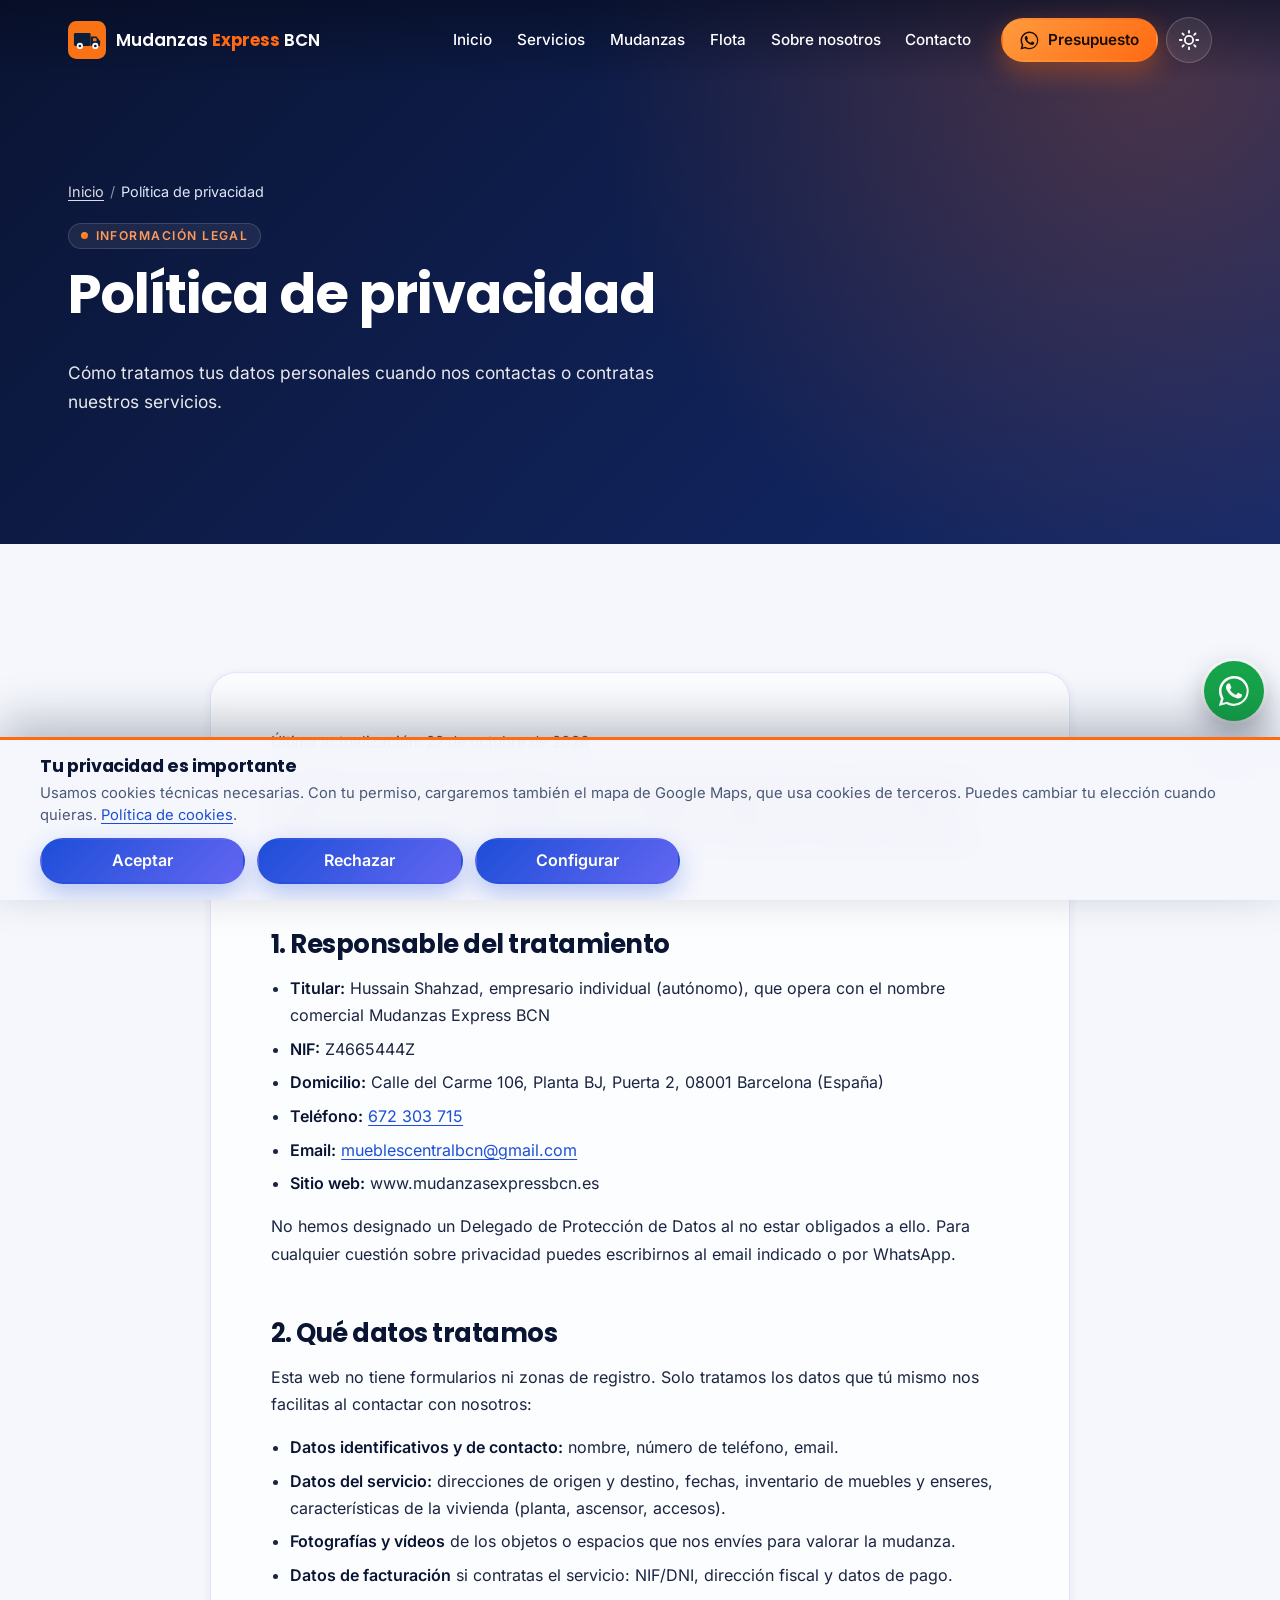
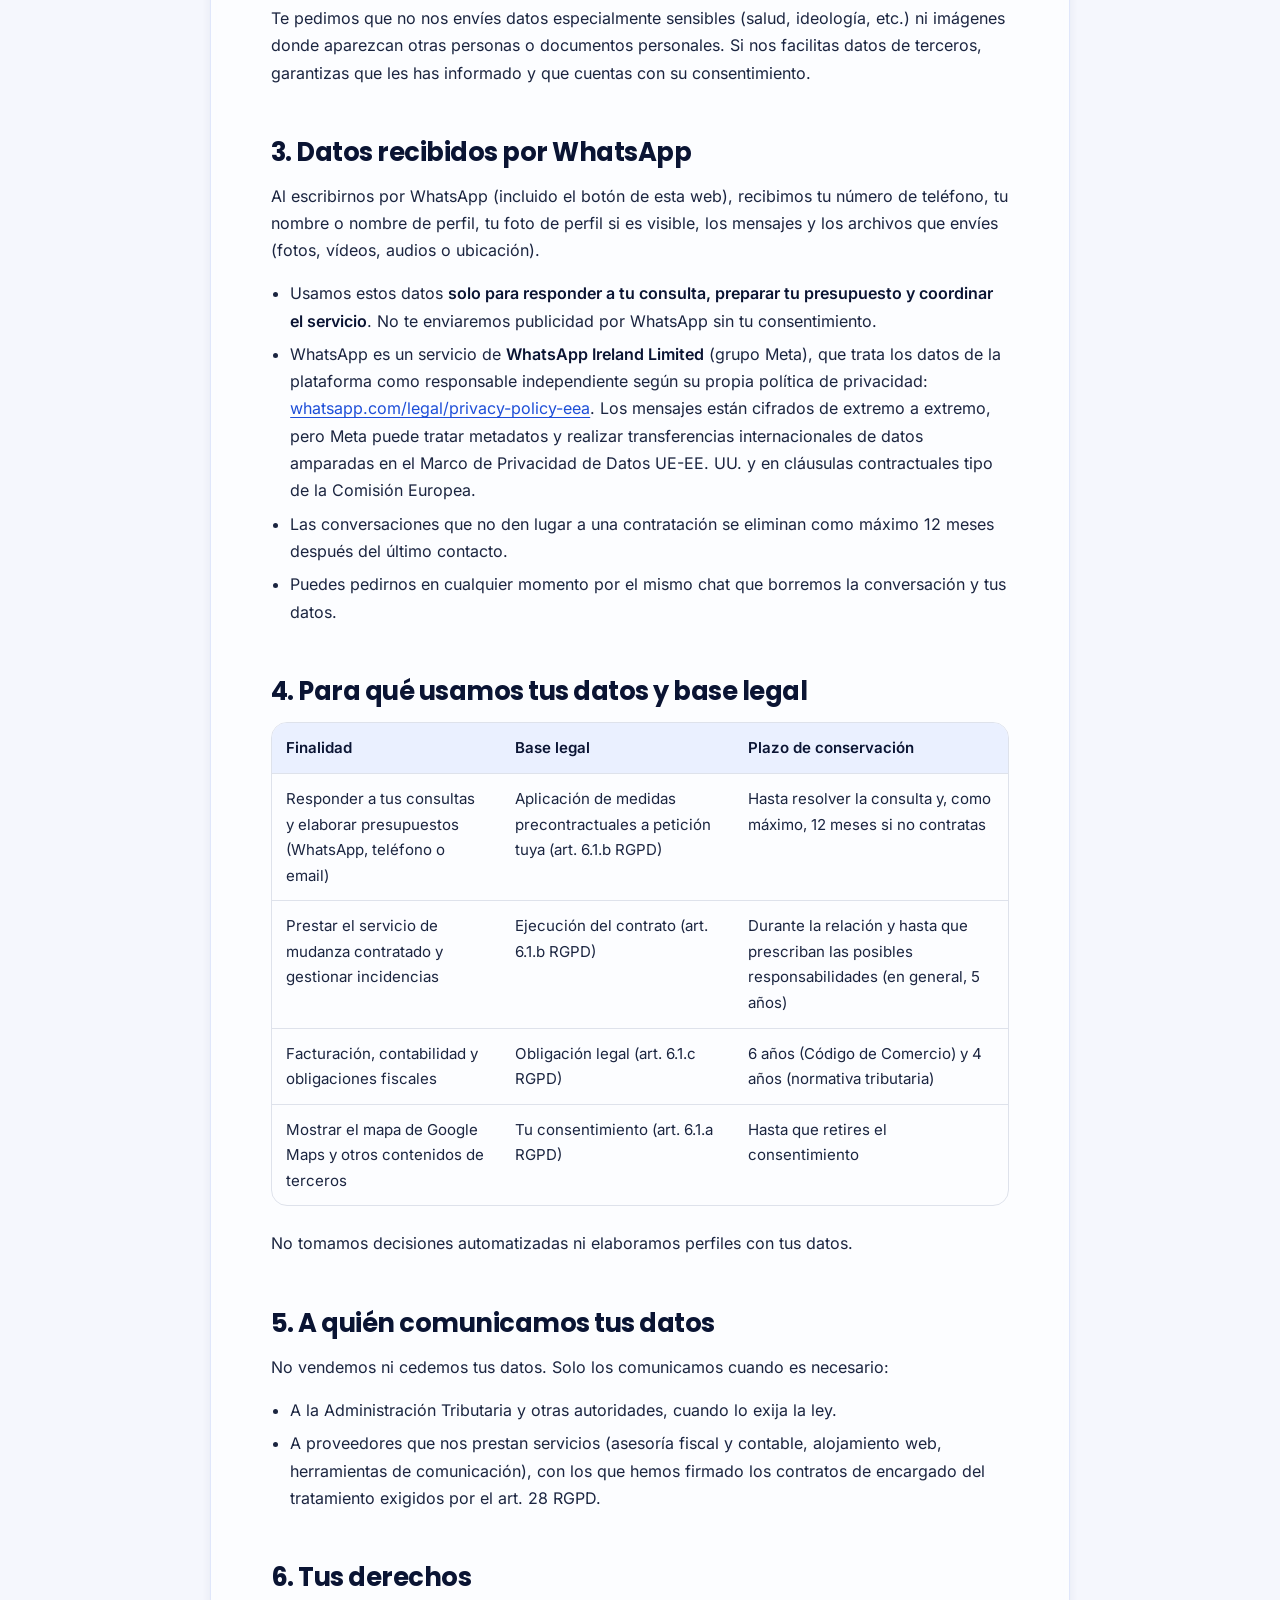
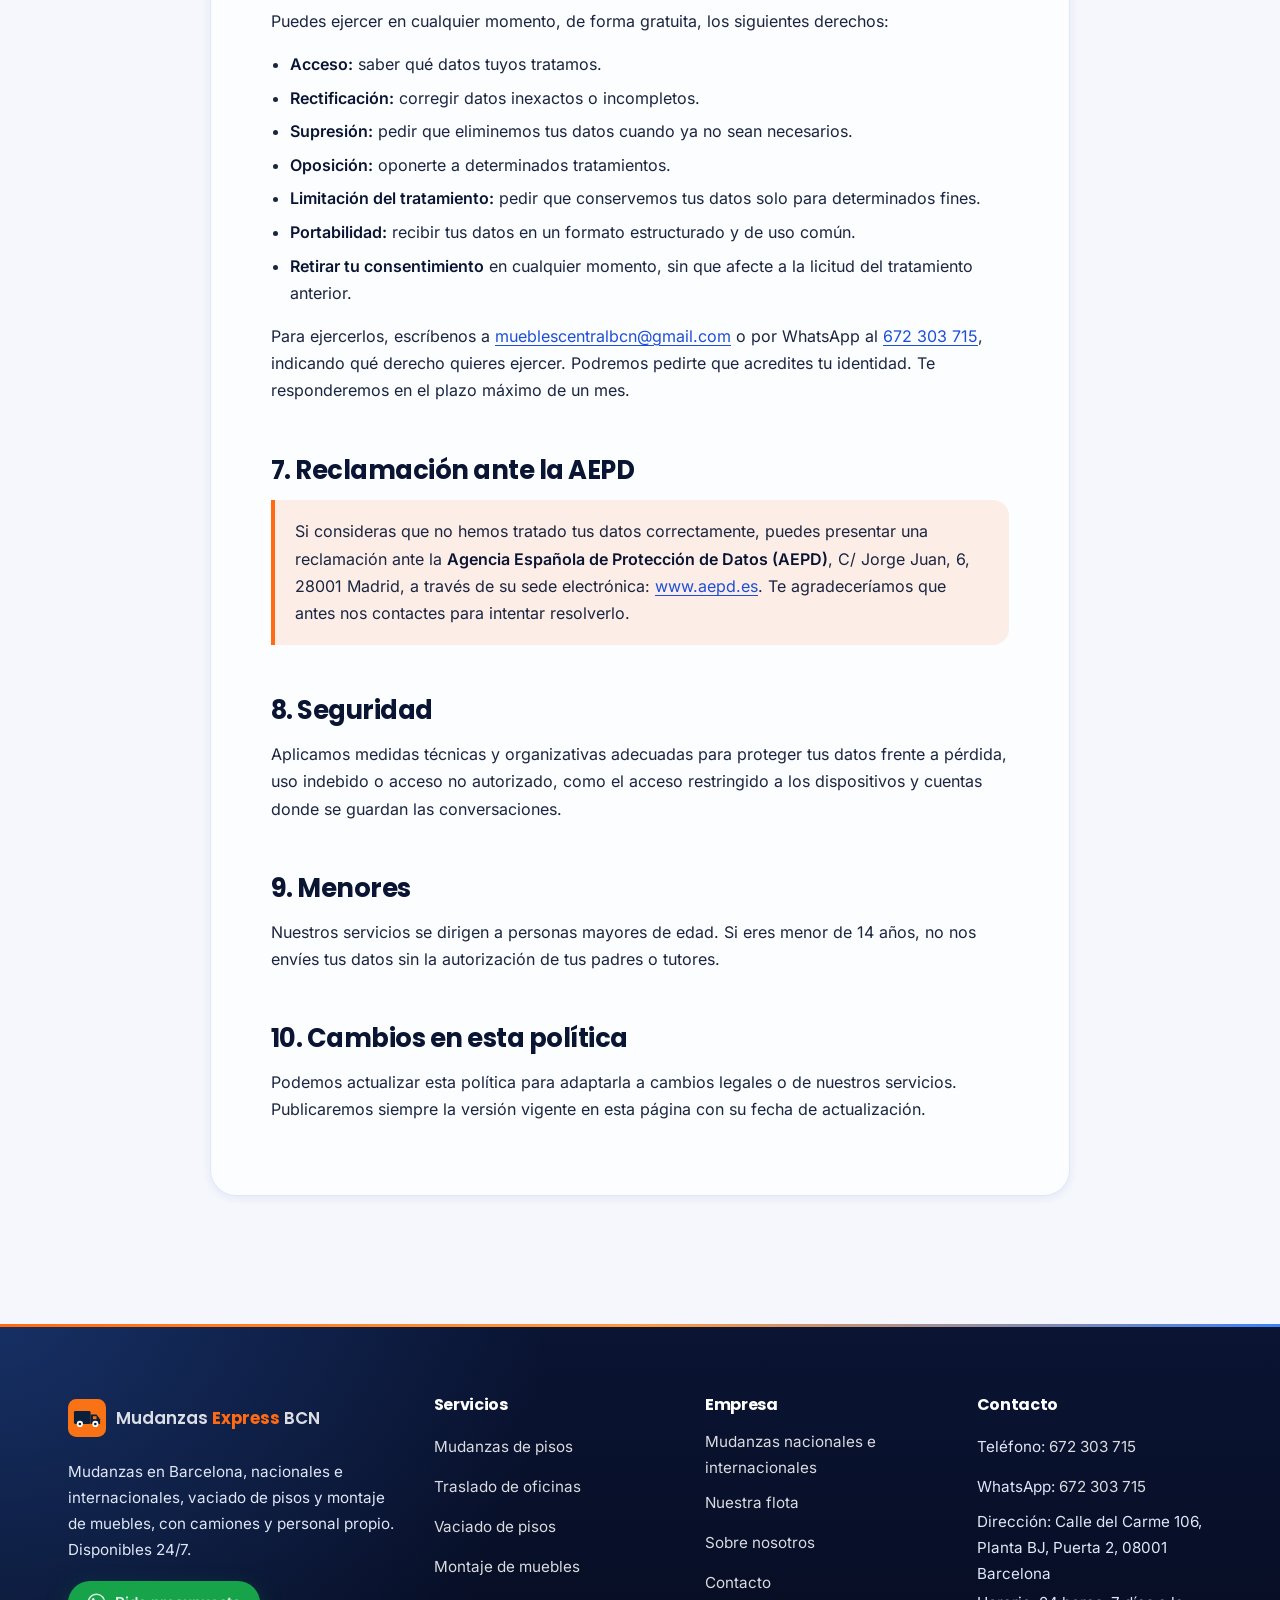
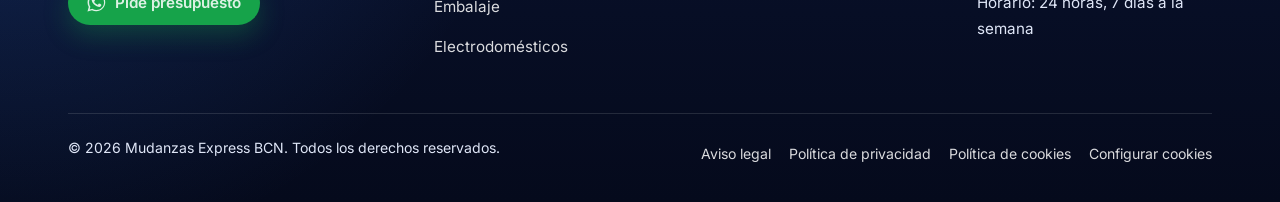
<file: privacidad.html>
<!DOCTYPE html>
<html lang="es">
<head>
<meta charset="utf-8">
<meta name="viewport" content="width=device-width, initial-scale=1">
<title>Política de privacidad | Mudanzas Express BCN</title>
<meta name="description" content="Política de privacidad de Mudanzas Express BCN conforme al RGPD y la LOPDGDD 3/2018: datos recibidos por WhatsApp, teléfono y email, derechos y reclamación ante la AEPD.">
<meta name="robots" content="index, follow, max-image-preview:large">
<link rel="canonical" href="https://www.mudanzasexpressbcn.es/privacidad.html">
<meta name="theme-color" content="#0a1433">
<meta property="og:type" content="website">
<meta property="og:site_name" content="Mudanzas Express BCN">
<meta property="og:locale" content="es_ES">
<meta property="og:title" content="Política de privacidad | Mudanzas Express BCN">
<meta property="og:description" content="Política de privacidad de Mudanzas Express BCN conforme al RGPD y la LOPDGDD 3/2018: datos recibidos por WhatsApp, teléfono y email, derechos y reclamación ante la AEPD.">
<meta property="og:url" content="https://www.mudanzasexpressbcn.es/privacidad.html">
<meta property="og:image" content="https://www.mudanzasexpressbcn.es/img/og-image.jpg">
<meta property="og:image:type" content="image/jpeg">
<meta property="og:image:width" content="1200">
<meta property="og:image:height" content="630">
<meta property="og:image:alt" content="Camión de Mudanzas Express BCN cargando una mudanza en Barcelona">
<meta name="twitter:card" content="summary_large_image">
<link rel="icon" href="favicon.ico" sizes="any">
<link rel="icon" href="favicon.svg" type="image/svg+xml">
<link rel="apple-touch-icon" href="img/apple-touch-icon.png">
<link rel="preload" href="fonts/inter-latin-400-normal.woff2" as="font" type="font/woff2" crossorigin>
<link rel="preload" href="fonts/poppins-latin-700-normal.woff2" as="font" type="font/woff2" crossorigin>
<link rel="stylesheet" href="css/styles.css">
<script>(function(d){d.className+=' js'+('CSSViewTransitionRule' in window?'':' no-vt');var t;try{t=localStorage.getItem('mebcn_theme')}catch(e){}d.setAttribute('data-theme',t==='dark'||t==='light'?t:(matchMedia('(prefers-color-scheme: dark)').matches?'dark':'light'));try{var r=document.referrer&&new URL(document.referrer).origin===location.origin;if(!r&&!matchMedia('(prefers-reduced-motion: reduce)').matches)d.className+=' show-loader'}catch(e){}})(document.documentElement)</script>
<script src="js/main.js" defer></script><script src="js/cookies.js" defer></script>
</head>
<body>
<div class="loader" aria-hidden="true"><div class="loader__inner"><svg viewBox="0 0 32 32" aria-hidden="true" focusable="false"><rect width="32" height="32" rx="7" fill="#f97316"/><rect x="5" y="10" width="14" height="11" rx="1.2" fill="#0b1f3a"/><path d="M19 13h5l3 4v4h-8z" fill="#0b1f3a"/><path d="M21 14.5h3v2.5h-3z" fill="#f97316"/><circle cx="10" cy="21" r="2.6" fill="#fff"/><circle cx="10" cy="21" r="1.1" fill="#0b1f3a"/><circle cx="23" cy="21" r="2.6" fill="#fff"/><circle cx="23" cy="21" r="1.1" fill="#0b1f3a"/></svg><div class="loader__name"><span>Mudanzas <strong>Express</strong> BCN</span></div><div class="loader__bar"></div></div></div>
<div class="progress" aria-hidden="true"></div>
<a class="skip-link" href="#main">Saltar al contenido</a>
<header class="site-header">
  <div class="container header-inner">
    <a class="brand" href="index.html" aria-label="Mudanzas Express BCN, ir al inicio"><svg viewBox="0 0 32 32" aria-hidden="true" focusable="false"><rect width="32" height="32" rx="7" fill="#f97316"/><rect x="5" y="10" width="14" height="11" rx="1.2" fill="#0b1f3a"/><path d="M19 13h5l3 4v4h-8z" fill="#0b1f3a"/><path d="M21 14.5h3v2.5h-3z" fill="#f97316"/><circle cx="10" cy="21" r="2.6" fill="#fff"/><circle cx="10" cy="21" r="1.1" fill="#0b1f3a"/><circle cx="23" cy="21" r="2.6" fill="#fff"/><circle cx="23" cy="21" r="1.1" fill="#0b1f3a"/></svg><span>Mudanzas <strong>Express</strong> BCN</span></a>
    <nav id="site-nav" class="site-nav" aria-label="Menú principal">
      <ul><li style="--i:0"><a href="index.html">Inicio</a></li><li style="--i:1"><a href="servicios.html">Servicios</a></li><li style="--i:2"><a href="mudanzas.html">Mudanzas</a></li><li style="--i:3"><a href="flota.html">Flota</a></li><li style="--i:4"><a href="sobre-nosotros.html">Sobre nosotros</a></li><li style="--i:5"><a href="contacto.html">Contacto</a></li></ul>
      <a style="--i:6" class="btn btn--accent btn--sm" href="https://wa.me/34672303715?text=Hola%2C%20quiero%20pedir%20un%20presupuesto%20de%20mudanza" target="_blank" rel="noopener"><svg viewBox="0 0 24 24" fill="currentColor" aria-hidden="true" focusable="false"><path d="M17.47 14.38c-.3-.15-1.76-.87-2.03-.97-.27-.1-.47-.15-.67.15-.2.3-.77.97-.94 1.17-.17.2-.35.22-.65.07-.3-.15-1.26-.46-2.4-1.48-.89-.79-1.49-1.77-1.66-2.07-.17-.3-.02-.46.13-.61.13-.13.3-.35.45-.52.15-.17.2-.3.3-.5.1-.2.05-.37-.02-.52-.08-.15-.67-1.62-.92-2.22-.24-.58-.49-.5-.67-.51h-.57c-.2 0-.52.07-.8.37-.27.3-1.04 1.02-1.04 2.48 0 1.46 1.07 2.88 1.21 3.07.15.2 2.1 3.2 5.08 4.49.71.31 1.26.49 1.7.63.71.23 1.36.2 1.87.12.57-.09 1.76-.72 2.01-1.41.25-.7.25-1.29.17-1.41-.07-.12-.27-.2-.57-.35zM12.05 21.5h-.01a9.4 9.4 0 0 1-4.8-1.31l-.34-.2-3.57.93.95-3.48-.22-.36a9.4 9.4 0 0 1-1.44-5.02c0-5.2 4.23-9.43 9.44-9.43 2.52 0 4.89.98 6.67 2.77a9.37 9.37 0 0 1 2.76 6.67c0 5.2-4.24 9.43-9.44 9.43zm8.03-17.46A11.3 11.3 0 0 0 12.05.72C5.79.72.7 5.8.7 12.06c0 2 .52 3.95 1.52 5.67L.6 23.28l5.68-1.49a11.3 11.3 0 0 0 5.42 1.38h.01c6.25 0 11.34-5.09 11.34-11.34 0-3.03-1.18-5.88-3.32-8.02z"/></svg>Presupuesto<span class="visually-hidden"> (se abre en una nueva pestaña)</span></a>
    </nav>
    <button class="icon-btn theme-toggle" type="button" aria-pressed="false" aria-label="Modo oscuro"><svg viewBox="0 0 24 24" fill="none" stroke="currentColor" stroke-width="2" stroke-linecap="round" stroke-linejoin="round" aria-hidden="true" focusable="false" class="icon-sun"><circle cx="12" cy="12" r="4.5"/><path d="M12 2v2M12 20v2M4.9 4.9l1.4 1.4M17.7 17.7l1.4 1.4M2 12h2M20 12h2M4.9 19.1l1.4-1.4M17.7 6.3l1.4-1.4"/></svg><svg viewBox="0 0 24 24" fill="none" stroke="currentColor" stroke-width="2" stroke-linecap="round" stroke-linejoin="round" aria-hidden="true" focusable="false" class="icon-moon"><path d="M21 12.8A9 9 0 1 1 11.2 3a7 7 0 0 0 9.8 9.8z"/></svg></button>
    <button class="icon-btn nav-toggle" type="button" aria-expanded="false" aria-controls="site-nav" aria-label="Abrir menú">
      <span class="nav-toggle__bar"></span><span class="nav-toggle__bar"></span><span class="nav-toggle__bar"></span>
    </button>
  </div>
</header>
<main id="main">
<section class="page-hero">
  <div class="container">
    <nav class="breadcrumb" aria-label="Ruta de navegación"><ol><li><a href="index.html">Inicio</a></li><li aria-current="page">Política de privacidad</li></ol></nav>
    <span class="eyebrow">Información legal</span>
    <h1><span class="word" style="--w:0">Política</span> <span class="word" style="--w:1">de</span> <span class="word" style="--w:2">privacidad</span></h1>
    <p>Cómo tratamos tus datos personales cuando nos contactas o contratas nuestros servicios.</p>
  </div>
</section>
<section class="section">
  <div class="container">
    <article class="legal legal-panel reveal reveal--fade">
      <p class="updated">Última actualización: 22 de octubre de 2026</p>
<p>En Mudanzas Express BCN respetamos tu privacidad. Esta política explica cómo tratamos tus datos personales conforme al Reglamento (UE) 2016/679, General de Protección de Datos (RGPD), y a la Ley Orgánica 3/2018, de 5 de diciembre, de Protección de Datos Personales y garantía de los derechos digitales (LOPDGDD).</p>
<h2>1. Responsable del tratamiento</h2>
<ul>
  <li><strong>Titular:</strong> Hussain Shahzad, empresario individual (autónomo), que opera con el nombre comercial Mudanzas Express BCN</li>
  <li><strong>NIF:</strong> Z4665444Z</li>
  <li><strong>Domicilio:</strong> Calle del Carme 106, Planta BJ, Puerta 2, 08001 Barcelona (España)</li>
  <li><strong>Teléfono:</strong> <a href="tel:+34672303715">672 303 715</a></li>
  <li><strong>Email:</strong> <a href="mailto:mueblescentralbcn@gmail.com">mueblescentralbcn@gmail.com</a></li>
  <li><strong>Sitio web:</strong> www.mudanzasexpressbcn.es</li>
</ul>
<p>No hemos designado un Delegado de Protección de Datos al no estar obligados a ello. Para cualquier cuestión sobre privacidad puedes escribirnos al email indicado o por WhatsApp.</p>
<h2>2. Qué datos tratamos</h2>
<p>Esta web no tiene formularios ni zonas de registro. Solo tratamos los datos que tú mismo nos facilitas al contactar con nosotros:</p>
<ul>
  <li><strong>Datos identificativos y de contacto:</strong> nombre, número de teléfono, email.</li>
  <li><strong>Datos del servicio:</strong> direcciones de origen y destino, fechas, inventario de muebles y enseres, características de la vivienda (planta, ascensor, accesos).</li>
  <li><strong>Fotografías y vídeos</strong> de los objetos o espacios que nos envíes para valorar la mudanza.</li>
  <li><strong>Datos de facturación</strong> si contratas el servicio: NIF/DNI, dirección fiscal y datos de pago.</li>
</ul>
<p>Te pedimos que no nos envíes datos especialmente sensibles (salud, ideología, etc.) ni imágenes donde aparezcan otras personas o documentos personales. Si nos facilitas datos de terceros, garantizas que les has informado y que cuentas con su consentimiento.</p>
<h2>3. Datos recibidos por WhatsApp</h2>
<p>Al escribirnos por WhatsApp (incluido el botón de esta web), recibimos tu número de teléfono, tu nombre o nombre de perfil, tu foto de perfil si es visible, los mensajes y los archivos que envíes (fotos, vídeos, audios o ubicación).</p>
<ul>
  <li>Usamos estos datos <strong>solo para responder a tu consulta, preparar tu presupuesto y coordinar el servicio</strong>. No te enviaremos publicidad por WhatsApp sin tu consentimiento.</li>
  <li>WhatsApp es un servicio de <strong>WhatsApp Ireland Limited</strong> (grupo Meta), que trata los datos de la plataforma como responsable independiente según su propia política de privacidad: <a href="https://www.whatsapp.com/legal/privacy-policy-eea" target="_blank" rel="noopener">whatsapp.com/legal/privacy-policy-eea<span class="visually-hidden"> (se abre en una nueva pestaña)</span></a>. Los mensajes están cifrados de extremo a extremo, pero Meta puede tratar metadatos y realizar transferencias internacionales de datos amparadas en el Marco de Privacidad de Datos UE-EE. UU. y en cláusulas contractuales tipo de la Comisión Europea.</li>
  <li>Las conversaciones que no den lugar a una contratación se eliminan como máximo 12 meses después del último contacto.</li>
  <li>Puedes pedirnos en cualquier momento por el mismo chat que borremos la conversación y tus datos.</li>
</ul>
<h2>4. Para qué usamos tus datos y base legal</h2>
<div class="table-wrap"><table>
  <thead><tr><th scope="col">Finalidad</th><th scope="col">Base legal</th><th scope="col">Plazo de conservación</th></tr></thead>
  <tbody>
    <tr><td>Responder a tus consultas y elaborar presupuestos (WhatsApp, teléfono o email)</td><td>Aplicación de medidas precontractuales a petición tuya (art. 6.1.b RGPD)</td><td>Hasta resolver la consulta y, como máximo, 12 meses si no contratas</td></tr>
    <tr><td>Prestar el servicio de mudanza contratado y gestionar incidencias</td><td>Ejecución del contrato (art. 6.1.b RGPD)</td><td>Durante la relación y hasta que prescriban las posibles responsabilidades (en general, 5 años)</td></tr>
    <tr><td>Facturación, contabilidad y obligaciones fiscales</td><td>Obligación legal (art. 6.1.c RGPD)</td><td>6 años (Código de Comercio) y 4 años (normativa tributaria)</td></tr>
    <tr><td>Mostrar el mapa de Google Maps y otros contenidos de terceros</td><td>Tu consentimiento (art. 6.1.a RGPD)</td><td>Hasta que retires el consentimiento</td></tr>
  </tbody>
</table></div>
<p>No tomamos decisiones automatizadas ni elaboramos perfiles con tus datos.</p>
<h2>5. A quién comunicamos tus datos</h2>
<p>No vendemos ni cedemos tus datos. Solo los comunicamos cuando es necesario:</p>
<ul>
  <li>A la Administración Tributaria y otras autoridades, cuando lo exija la ley.</li>
  <li>A proveedores que nos prestan servicios (asesoría fiscal y contable, alojamiento web, herramientas de comunicación), con los que hemos firmado los contratos de encargado del tratamiento exigidos por el art. 28 RGPD.</li>
</ul>
<h2>6. Tus derechos</h2>
<p>Puedes ejercer en cualquier momento, de forma gratuita, los siguientes derechos:</p>
<ul>
  <li><strong>Acceso:</strong> saber qué datos tuyos tratamos.</li>
  <li><strong>Rectificación:</strong> corregir datos inexactos o incompletos.</li>
  <li><strong>Supresión:</strong> pedir que eliminemos tus datos cuando ya no sean necesarios.</li>
  <li><strong>Oposición:</strong> oponerte a determinados tratamientos.</li>
  <li><strong>Limitación del tratamiento:</strong> pedir que conservemos tus datos solo para determinados fines.</li>
  <li><strong>Portabilidad:</strong> recibir tus datos en un formato estructurado y de uso común.</li>
  <li><strong>Retirar tu consentimiento</strong> en cualquier momento, sin que afecte a la licitud del tratamiento anterior.</li>
</ul>
<p>Para ejercerlos, escríbenos a <a href="mailto:mueblescentralbcn@gmail.com">mueblescentralbcn@gmail.com</a> o por WhatsApp al <a href="tel:+34672303715">672 303 715</a>, indicando qué derecho quieres ejercer. Podremos pedirte que acredites tu identidad. Te responderemos en el plazo máximo de un mes.</p>
<h2>7. Reclamación ante la AEPD</h2>
<div class="notice"><p style="margin:0">Si consideras que no hemos tratado tus datos correctamente, puedes presentar una reclamación ante la <strong>Agencia Española de Protección de Datos (AEPD)</strong>, C/ Jorge Juan, 6, 28001 Madrid, a través de su sede electrónica: <a href="https://www.aepd.es" target="_blank" rel="noopener">www.aepd.es<span class="visually-hidden"> (se abre en una nueva pestaña)</span></a>. Te agradeceríamos que antes nos contactes para intentar resolverlo.</p></div>
<h2>8. Seguridad</h2>
<p>Aplicamos medidas técnicas y organizativas adecuadas para proteger tus datos frente a pérdida, uso indebido o acceso no autorizado, como el acceso restringido a los dispositivos y cuentas donde se guardan las conversaciones.</p>
<h2>9. Menores</h2>
<p>Nuestros servicios se dirigen a personas mayores de edad. Si eres menor de 14 años, no nos envíes tus datos sin la autorización de tus padres o tutores.</p>
<h2>10. Cambios en esta política</h2>
<p>Podemos actualizar esta política para adaptarla a cambios legales o de nuestros servicios. Publicaremos siempre la versión vigente en esta página con su fecha de actualización.</p>
    </article>
  </div>
</section>
</main>
<footer class="site-footer">
  <div class="container">
    <div class="footer-grid">
      <div class="footer-brand">
        <a class="brand" href="index.html" aria-label="Mudanzas Express BCN, ir al inicio"><svg viewBox="0 0 32 32" aria-hidden="true" focusable="false"><rect width="32" height="32" rx="7" fill="#f97316"/><rect x="5" y="10" width="14" height="11" rx="1.2" fill="#0b1f3a"/><path d="M19 13h5l3 4v4h-8z" fill="#0b1f3a"/><path d="M21 14.5h3v2.5h-3z" fill="#f97316"/><circle cx="10" cy="21" r="2.6" fill="#fff"/><circle cx="10" cy="21" r="1.1" fill="#0b1f3a"/><circle cx="23" cy="21" r="2.6" fill="#fff"/><circle cx="23" cy="21" r="1.1" fill="#0b1f3a"/></svg><span>Mudanzas <strong>Express</strong> BCN</span></a>
        <p>Mudanzas en Barcelona, nacionales e internacionales, vaciado de pisos y montaje de muebles, con camiones y personal propio. Disponibles 24/7.</p>
        <a class="btn btn--wa btn--sm" href="https://wa.me/34672303715?text=Hola%2C%20quiero%20pedir%20un%20presupuesto%20de%20mudanza" target="_blank" rel="noopener"><svg viewBox="0 0 24 24" fill="currentColor" aria-hidden="true" focusable="false"><path d="M17.47 14.38c-.3-.15-1.76-.87-2.03-.97-.27-.1-.47-.15-.67.15-.2.3-.77.97-.94 1.17-.17.2-.35.22-.65.07-.3-.15-1.26-.46-2.4-1.48-.89-.79-1.49-1.77-1.66-2.07-.17-.3-.02-.46.13-.61.13-.13.3-.35.45-.52.15-.17.2-.3.3-.5.1-.2.05-.37-.02-.52-.08-.15-.67-1.62-.92-2.22-.24-.58-.49-.5-.67-.51h-.57c-.2 0-.52.07-.8.37-.27.3-1.04 1.02-1.04 2.48 0 1.46 1.07 2.88 1.21 3.07.15.2 2.1 3.2 5.08 4.49.71.31 1.26.49 1.7.63.71.23 1.36.2 1.87.12.57-.09 1.76-.72 2.01-1.41.25-.7.25-1.29.17-1.41-.07-.12-.27-.2-.57-.35zM12.05 21.5h-.01a9.4 9.4 0 0 1-4.8-1.31l-.34-.2-3.57.93.95-3.48-.22-.36a9.4 9.4 0 0 1-1.44-5.02c0-5.2 4.23-9.43 9.44-9.43 2.52 0 4.89.98 6.67 2.77a9.37 9.37 0 0 1 2.76 6.67c0 5.2-4.24 9.43-9.44 9.43zm8.03-17.46A11.3 11.3 0 0 0 12.05.72C5.79.72.7 5.8.7 12.06c0 2 .52 3.95 1.52 5.67L.6 23.28l5.68-1.49a11.3 11.3 0 0 0 5.42 1.38h.01c6.25 0 11.34-5.09 11.34-11.34 0-3.03-1.18-5.88-3.32-8.02z"/></svg>Pide presupuesto<span class="visually-hidden"> (se abre en una nueva pestaña)</span></a>
      </div>
      <div>
        <h2>Servicios</h2>
        <ul><li><a href="servicios.html#pisos">Mudanzas de pisos</a></li><li><a href="servicios.html#oficinas">Traslado de oficinas</a></li><li><a href="servicios.html#vaciado">Vaciado de pisos</a></li><li><a href="servicios.html#montaje">Montaje de muebles</a></li><li><a href="servicios.html#embalaje">Embalaje</a></li><li><a href="servicios.html#electrodomesticos">Electrodomésticos</a></li></ul>
      </div>
      <div>
        <h2>Empresa</h2>
        <ul>
          <li><a href="mudanzas.html">Mudanzas nacionales e internacionales</a></li>
          <li><a href="flota.html">Nuestra flota</a></li>
          <li><a href="sobre-nosotros.html">Sobre nosotros</a></li>
          <li><a href="contacto.html">Contacto</a></li>
        </ul>
      </div>
      <div>
        <h2>Contacto</h2>
        <ul>
          <li>Teléfono: <a href="tel:+34672303715">672 303 715</a></li>
          <li>WhatsApp: <a href="https://wa.me/34672303715?text=Hola%2C%20quiero%20pedir%20un%20presupuesto%20de%20mudanza" target="_blank" rel="noopener">672 303 715<span class="visually-hidden"> (se abre en una nueva pestaña)</span></a></li>
          <li>Dirección: Calle del Carme 106, Planta BJ, Puerta 2, 08001 Barcelona</li>
          <li>Horario: 24 horas, 7 días a la semana</li>
        </ul>
      </div>
    </div>
    <div class="footer-bottom">
      <p>© <span id="year">2026</span> Mudanzas Express BCN. Todos los derechos reservados.</p>
      <ul>
        <li><a href="aviso-legal.html">Aviso legal</a></li>
        <li><a href="privacidad.html">Política de privacidad</a></li>
        <li><a href="cookies.html">Política de cookies</a></li>
        <li><button type="button" class="link-btn" data-cookie-settings>Configurar cookies</button></li>
      </ul>
    </div>
  </div>
</footer>
<a class="wa-float" href="https://wa.me/34672303715?text=Hola%2C%20quiero%20pedir%20un%20presupuesto%20de%20mudanza" target="_blank" rel="noopener" aria-label="Pedir presupuesto por WhatsApp (se abre en una nueva pestaña)"><svg viewBox="0 0 24 24" fill="currentColor" aria-hidden="true" focusable="false"><path d="M17.47 14.38c-.3-.15-1.76-.87-2.03-.97-.27-.1-.47-.15-.67.15-.2.3-.77.97-.94 1.17-.17.2-.35.22-.65.07-.3-.15-1.26-.46-2.4-1.48-.89-.79-1.49-1.77-1.66-2.07-.17-.3-.02-.46.13-.61.13-.13.3-.35.45-.52.15-.17.2-.3.3-.5.1-.2.05-.37-.02-.52-.08-.15-.67-1.62-.92-2.22-.24-.58-.49-.5-.67-.51h-.57c-.2 0-.52.07-.8.37-.27.3-1.04 1.02-1.04 2.48 0 1.46 1.07 2.88 1.21 3.07.15.2 2.1 3.2 5.08 4.49.71.31 1.26.49 1.7.63.71.23 1.36.2 1.87.12.57-.09 1.76-.72 2.01-1.41.25-.7.25-1.29.17-1.41-.07-.12-.27-.2-.57-.35zM12.05 21.5h-.01a9.4 9.4 0 0 1-4.8-1.31l-.34-.2-3.57.93.95-3.48-.22-.36a9.4 9.4 0 0 1-1.44-5.02c0-5.2 4.23-9.43 9.44-9.43 2.52 0 4.89.98 6.67 2.77a9.37 9.37 0 0 1 2.76 6.67c0 5.2-4.24 9.43-9.44 9.43zm8.03-17.46A11.3 11.3 0 0 0 12.05.72C5.79.72.7 5.8.7 12.06c0 2 .52 3.95 1.52 5.67L.6 23.28l5.68-1.49a11.3 11.3 0 0 0 5.42 1.38h.01c6.25 0 11.34-5.09 11.34-11.34 0-3.03-1.18-5.88-3.32-8.02z"/></svg></a>
<div class="wa-bubble"><a href="https://wa.me/34672303715?text=Hola%2C%20quiero%20pedir%20un%20presupuesto%20de%20mudanza" target="_blank" rel="noopener">¿Te ayudamos?<span class="visually-hidden"> (se abre en una nueva pestaña)</span></a><button type="button" aria-label="Cerrar mensaje"><svg viewBox="0 0 24 24" fill="none" stroke="currentColor" stroke-width="2" stroke-linecap="round" stroke-linejoin="round" aria-hidden="true" focusable="false"><path d="M18 6 6 18M6 6l12 12"/></svg></button></div>
<button type="button" class="back-to-top" aria-label="Volver arriba"><svg viewBox="0 0 24 24" fill="none" stroke="currentColor" stroke-width="2" stroke-linecap="round" stroke-linejoin="round" aria-hidden="true" focusable="false"><path d="m18 15-6-6-6 6"/></svg></button>
</body>
</html>
</file>
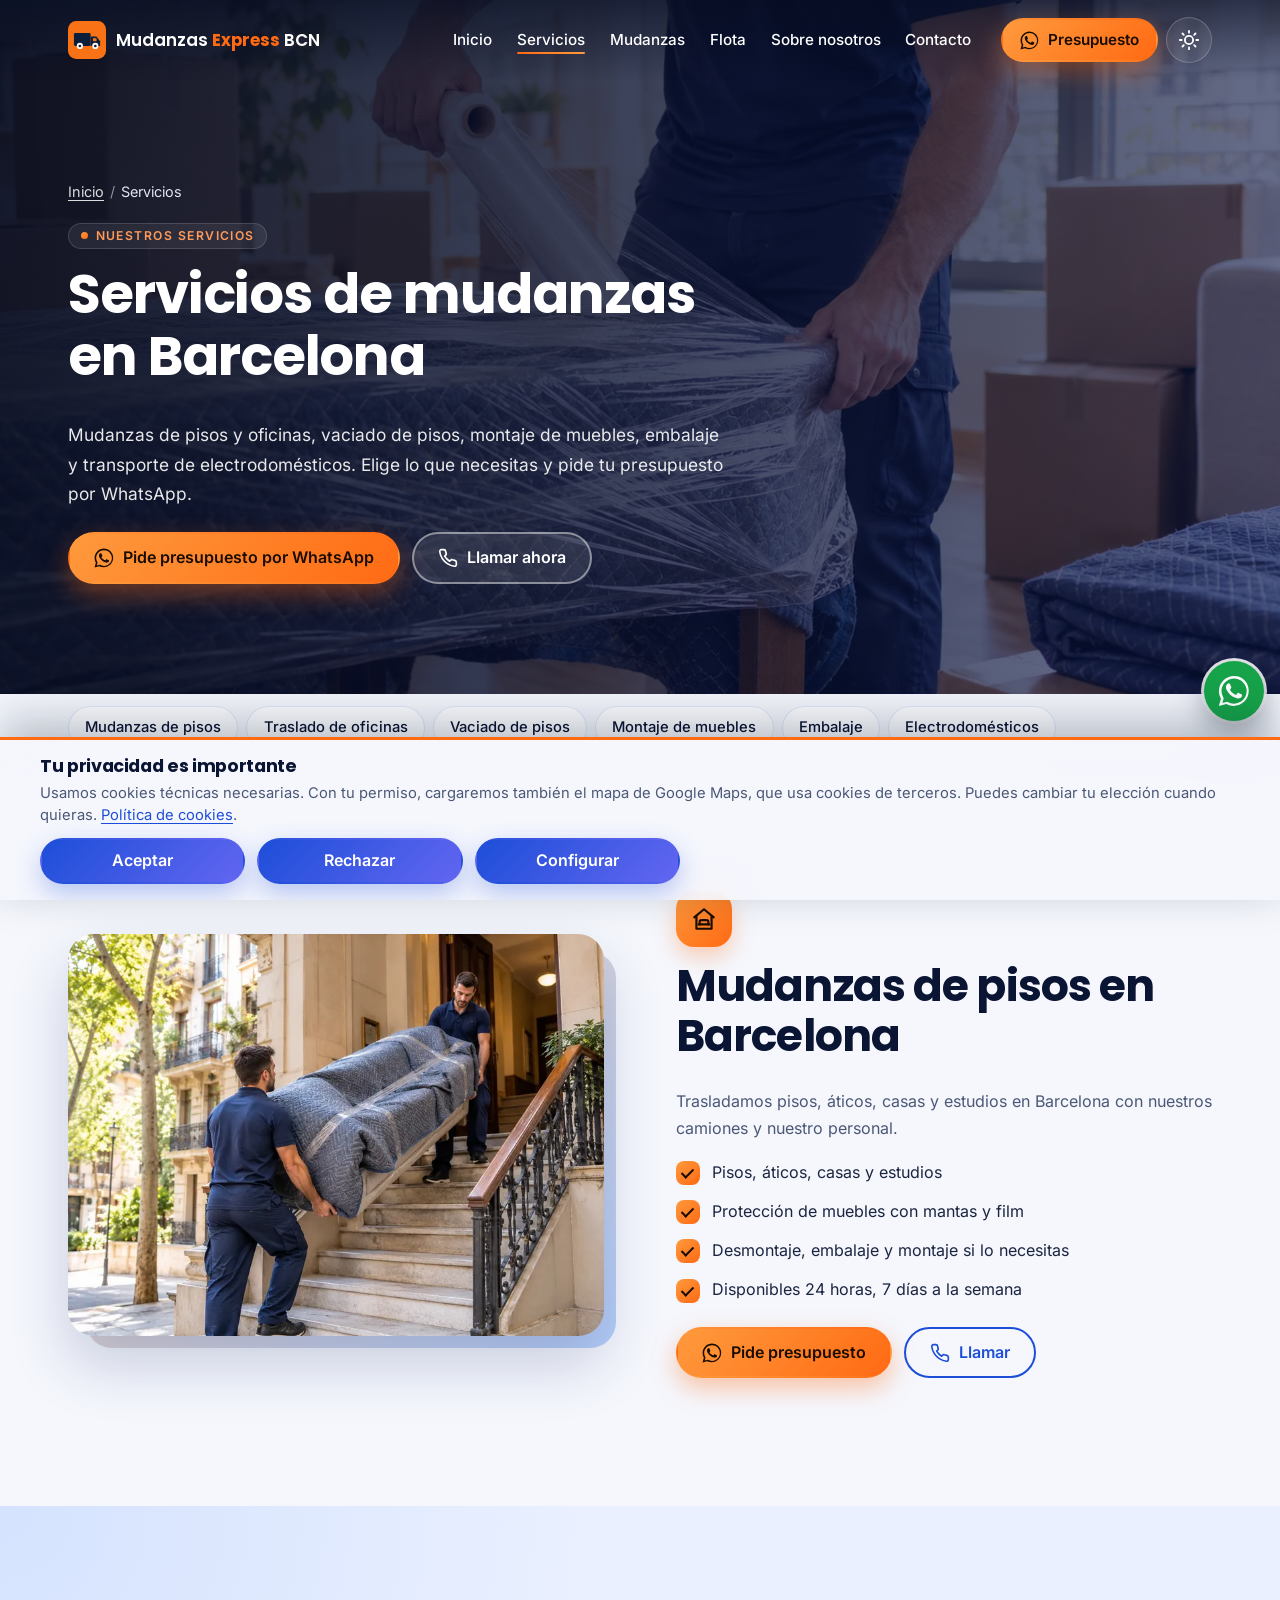
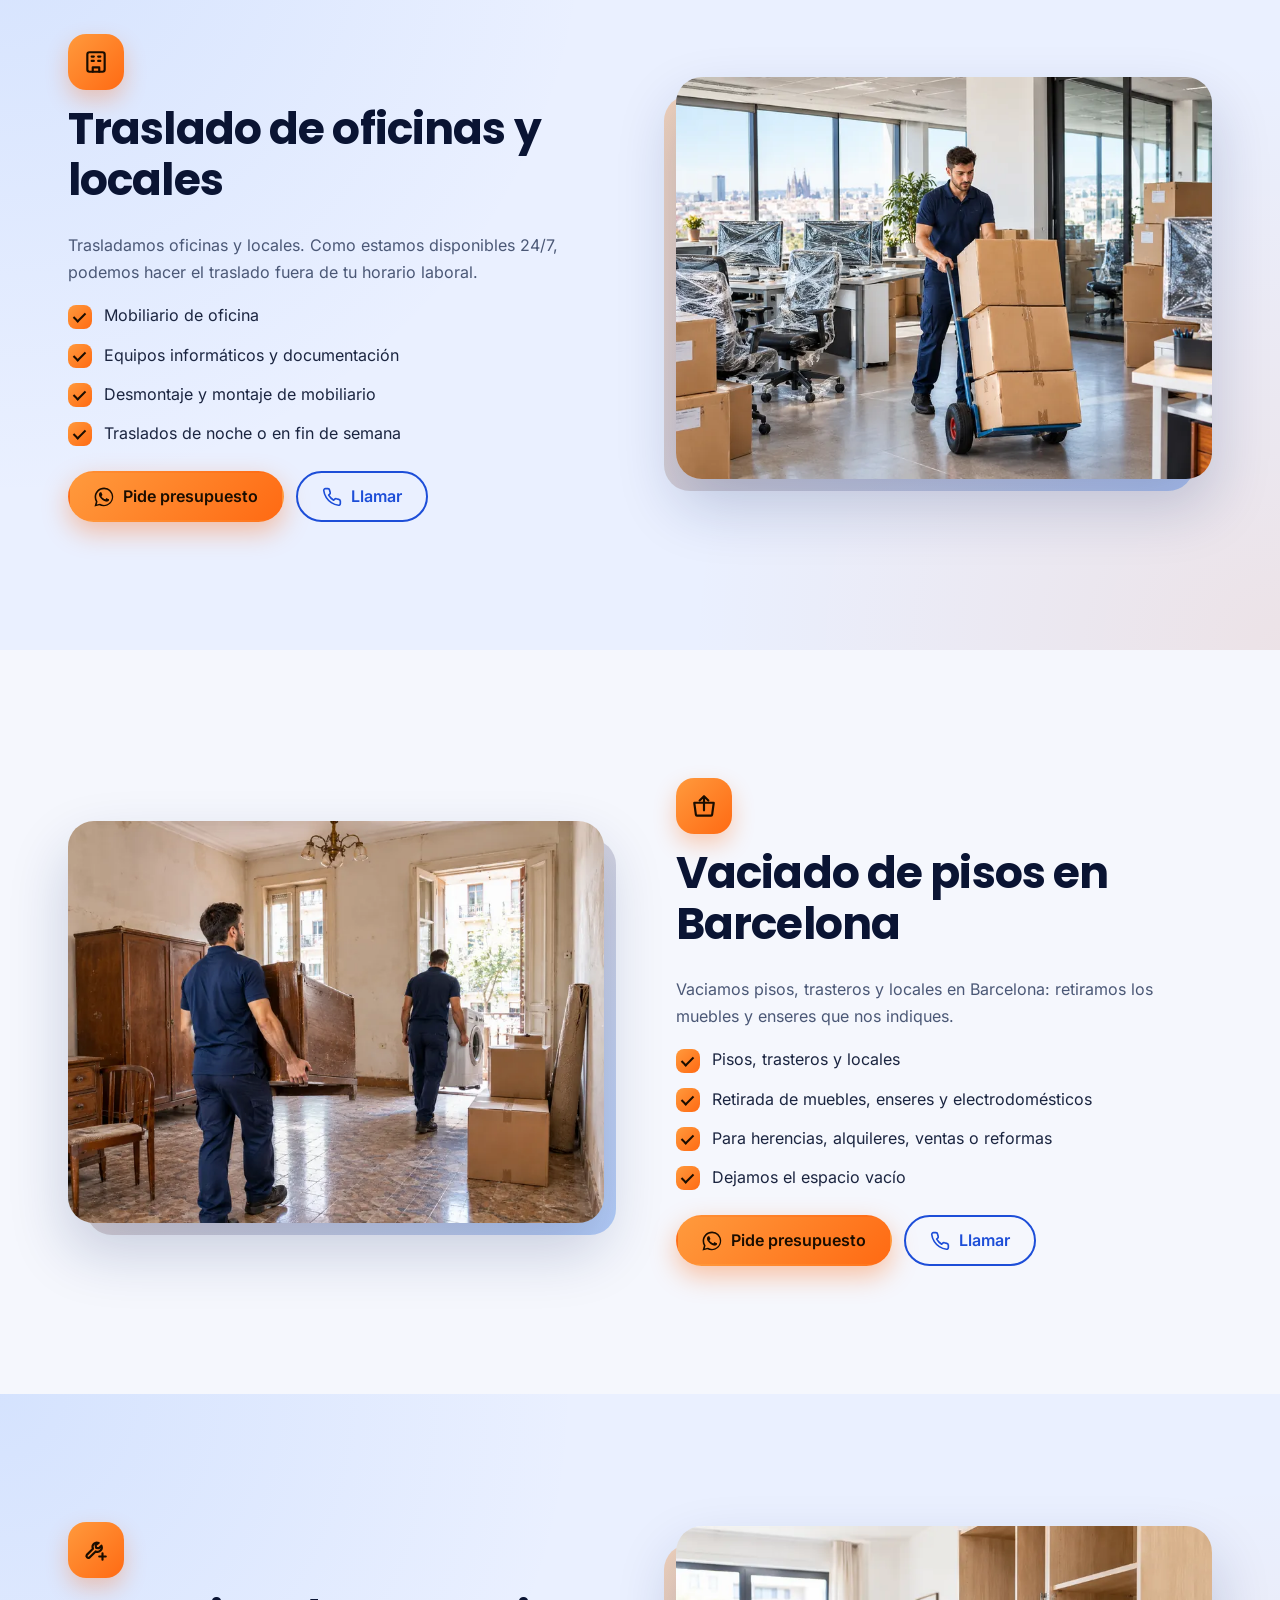
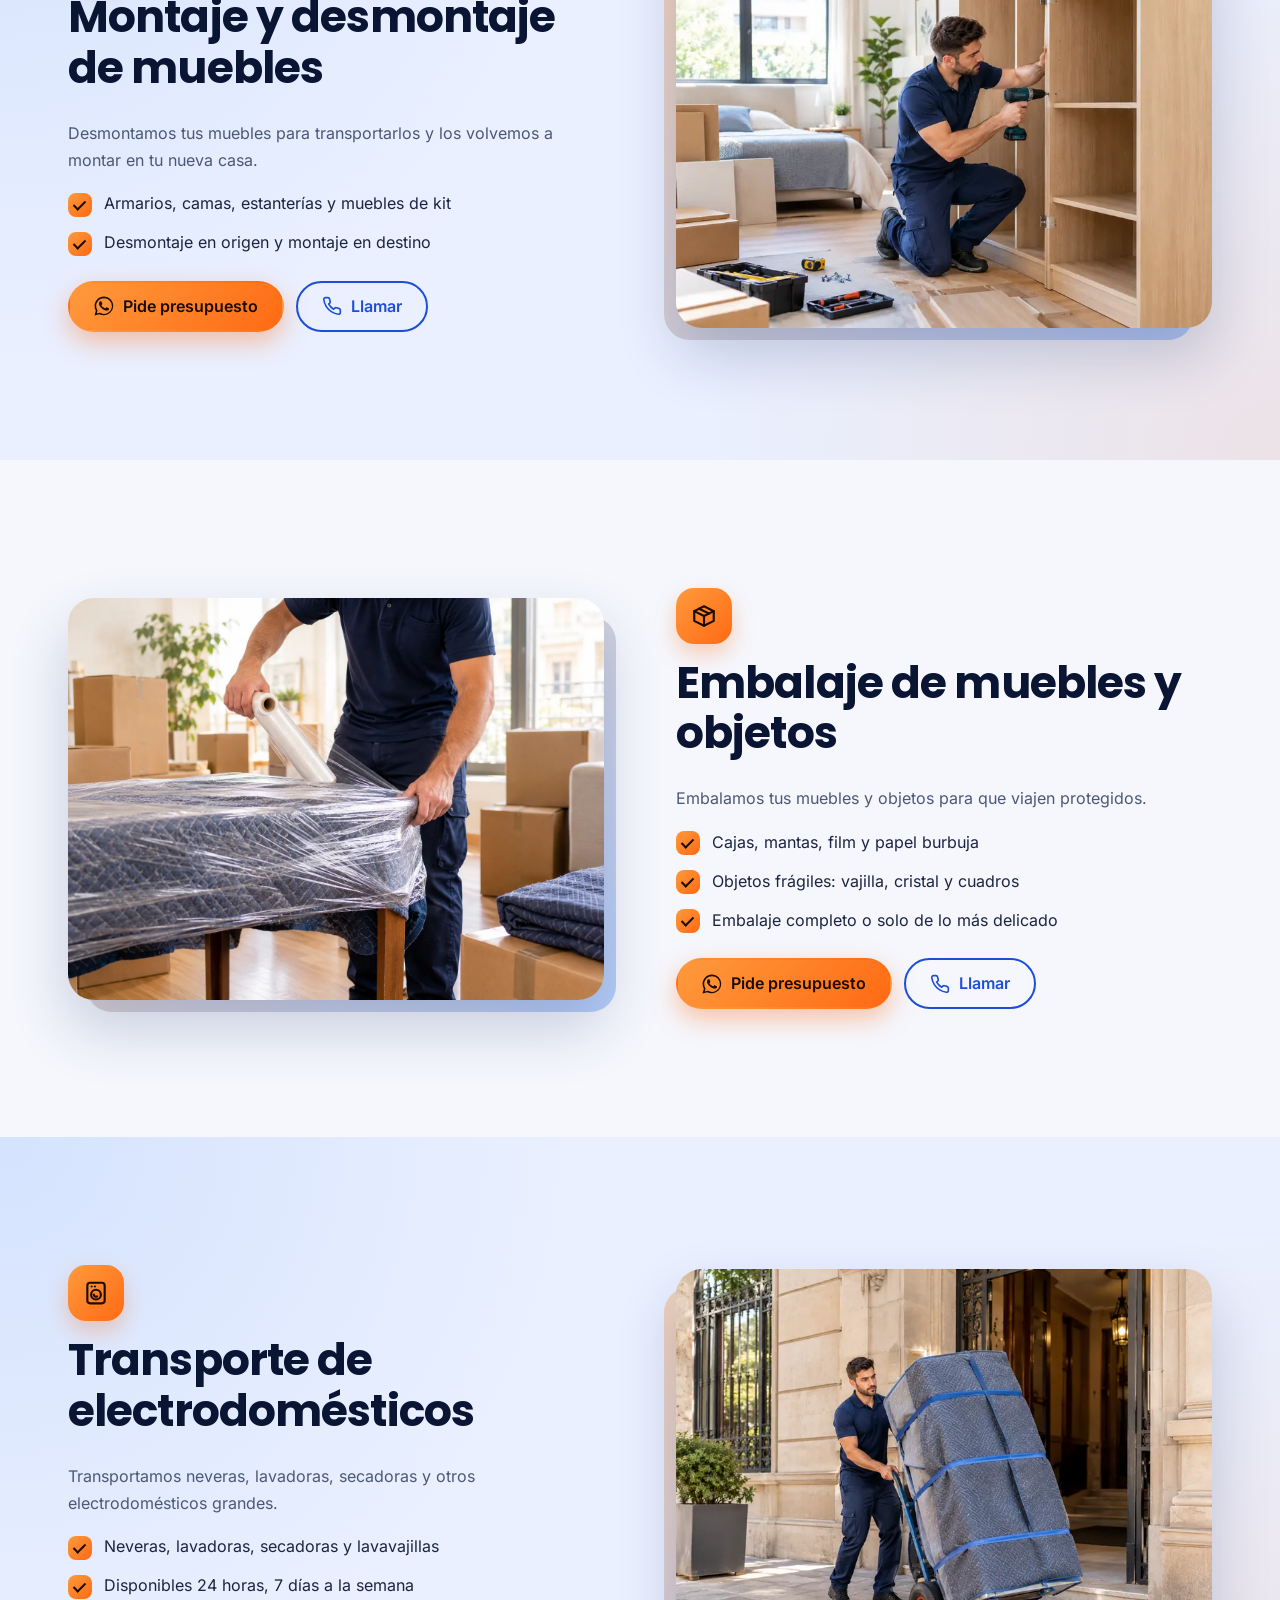
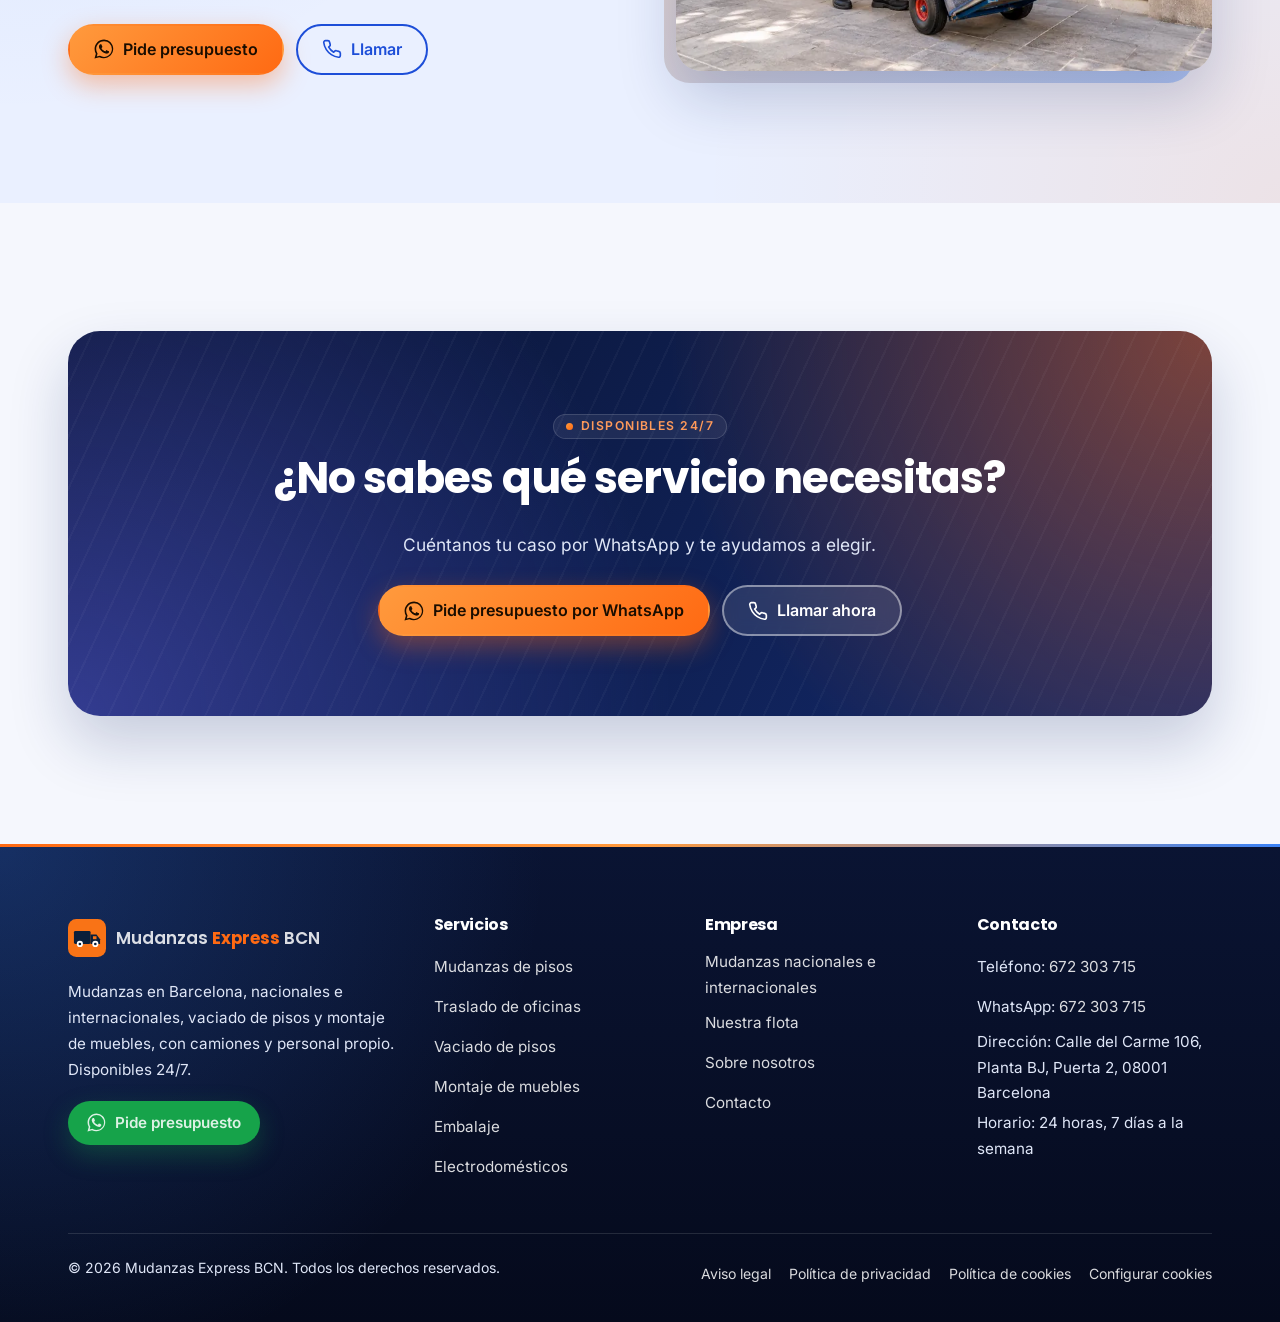
<file: servicios.html>
<!DOCTYPE html>
<html lang="es">
<head>
<meta charset="utf-8">
<meta name="viewport" content="width=device-width, initial-scale=1">
<title>Servicios de mudanzas en Barcelona: vaciado de pisos, montaje y embalaje</title>
<meta name="description" content="Mudanzas de pisos y oficinas, vaciado de pisos en Barcelona, montaje de muebles, embalaje y transporte de electrodomésticos. Presupuesto por WhatsApp, 24/7.">
<meta name="robots" content="index, follow, max-image-preview:large">
<link rel="canonical" href="https://www.mudanzasexpressbcn.es/servicios.html">
<meta name="theme-color" content="#0a1433">
<meta property="og:type" content="website">
<meta property="og:site_name" content="Mudanzas Express BCN">
<meta property="og:locale" content="es_ES">
<meta property="og:title" content="Servicios de mudanzas en Barcelona: vaciado de pisos, montaje y embalaje">
<meta property="og:description" content="Mudanzas de pisos y oficinas, vaciado de pisos en Barcelona, montaje de muebles, embalaje y transporte de electrodomésticos. Presupuesto por WhatsApp, 24/7.">
<meta property="og:url" content="https://www.mudanzasexpressbcn.es/servicios.html">
<meta property="og:image" content="https://www.mudanzasexpressbcn.es/img/og-image.jpg">
<meta property="og:image:type" content="image/jpeg">
<meta property="og:image:width" content="1200">
<meta property="og:image:height" content="630">
<meta property="og:image:alt" content="Camión de Mudanzas Express BCN cargando una mudanza en Barcelona">
<meta name="twitter:card" content="summary_large_image">
<link rel="icon" href="favicon.ico" sizes="any">
<link rel="icon" href="favicon.svg" type="image/svg+xml">
<link rel="apple-touch-icon" href="img/apple-touch-icon.png">
<link rel="preload" href="fonts/inter-latin-400-normal.woff2" as="font" type="font/woff2" crossorigin>
<link rel="preload" href="fonts/poppins-latin-700-normal.woff2" as="font" type="font/woff2" crossorigin>
<link rel="stylesheet" href="css/styles.css">
<script>(function(d){d.className+=' js'+('CSSViewTransitionRule' in window?'':' no-vt');var t;try{t=localStorage.getItem('mebcn_theme')}catch(e){}d.setAttribute('data-theme',t==='dark'||t==='light'?t:(matchMedia('(prefers-color-scheme: dark)').matches?'dark':'light'));try{var r=document.referrer&&new URL(document.referrer).origin===location.origin;if(!r&&!matchMedia('(prefers-reduced-motion: reduce)').matches)d.className+=' show-loader'}catch(e){}})(document.documentElement)</script>
<script src="js/main.js" defer></script><script src="js/cookies.js" defer></script>
</head>
<body>
<div class="loader" aria-hidden="true"><div class="loader__inner"><svg viewBox="0 0 32 32" aria-hidden="true" focusable="false"><rect width="32" height="32" rx="7" fill="#f97316"/><rect x="5" y="10" width="14" height="11" rx="1.2" fill="#0b1f3a"/><path d="M19 13h5l3 4v4h-8z" fill="#0b1f3a"/><path d="M21 14.5h3v2.5h-3z" fill="#f97316"/><circle cx="10" cy="21" r="2.6" fill="#fff"/><circle cx="10" cy="21" r="1.1" fill="#0b1f3a"/><circle cx="23" cy="21" r="2.6" fill="#fff"/><circle cx="23" cy="21" r="1.1" fill="#0b1f3a"/></svg><div class="loader__name"><span>Mudanzas <strong>Express</strong> BCN</span></div><div class="loader__bar"></div></div></div>
<div class="progress" aria-hidden="true"></div>
<a class="skip-link" href="#main">Saltar al contenido</a>
<header class="site-header">
  <div class="container header-inner">
    <a class="brand" href="index.html" aria-label="Mudanzas Express BCN, ir al inicio"><svg viewBox="0 0 32 32" aria-hidden="true" focusable="false"><rect width="32" height="32" rx="7" fill="#f97316"/><rect x="5" y="10" width="14" height="11" rx="1.2" fill="#0b1f3a"/><path d="M19 13h5l3 4v4h-8z" fill="#0b1f3a"/><path d="M21 14.5h3v2.5h-3z" fill="#f97316"/><circle cx="10" cy="21" r="2.6" fill="#fff"/><circle cx="10" cy="21" r="1.1" fill="#0b1f3a"/><circle cx="23" cy="21" r="2.6" fill="#fff"/><circle cx="23" cy="21" r="1.1" fill="#0b1f3a"/></svg><span>Mudanzas <strong>Express</strong> BCN</span></a>
    <nav id="site-nav" class="site-nav" aria-label="Menú principal">
      <ul><li style="--i:0"><a href="index.html">Inicio</a></li><li style="--i:1"><a href="servicios.html" aria-current="page">Servicios</a></li><li style="--i:2"><a href="mudanzas.html">Mudanzas</a></li><li style="--i:3"><a href="flota.html">Flota</a></li><li style="--i:4"><a href="sobre-nosotros.html">Sobre nosotros</a></li><li style="--i:5"><a href="contacto.html">Contacto</a></li></ul>
      <a style="--i:6" class="btn btn--accent btn--sm" href="https://wa.me/34672303715?text=Hola%2C%20quiero%20pedir%20un%20presupuesto%20de%20mudanza" target="_blank" rel="noopener"><svg viewBox="0 0 24 24" fill="currentColor" aria-hidden="true" focusable="false"><path d="M17.47 14.38c-.3-.15-1.76-.87-2.03-.97-.27-.1-.47-.15-.67.15-.2.3-.77.97-.94 1.17-.17.2-.35.22-.65.07-.3-.15-1.26-.46-2.4-1.48-.89-.79-1.49-1.77-1.66-2.07-.17-.3-.02-.46.13-.61.13-.13.3-.35.45-.52.15-.17.2-.3.3-.5.1-.2.05-.37-.02-.52-.08-.15-.67-1.62-.92-2.22-.24-.58-.49-.5-.67-.51h-.57c-.2 0-.52.07-.8.37-.27.3-1.04 1.02-1.04 2.48 0 1.46 1.07 2.88 1.21 3.07.15.2 2.1 3.2 5.08 4.49.71.31 1.26.49 1.7.63.71.23 1.36.2 1.87.12.57-.09 1.76-.72 2.01-1.41.25-.7.25-1.29.17-1.41-.07-.12-.27-.2-.57-.35zM12.05 21.5h-.01a9.4 9.4 0 0 1-4.8-1.31l-.34-.2-3.57.93.95-3.48-.22-.36a9.4 9.4 0 0 1-1.44-5.02c0-5.2 4.23-9.43 9.44-9.43 2.52 0 4.89.98 6.67 2.77a9.37 9.37 0 0 1 2.76 6.67c0 5.2-4.24 9.43-9.44 9.43zm8.03-17.46A11.3 11.3 0 0 0 12.05.72C5.79.72.7 5.8.7 12.06c0 2 .52 3.95 1.52 5.67L.6 23.28l5.68-1.49a11.3 11.3 0 0 0 5.42 1.38h.01c6.25 0 11.34-5.09 11.34-11.34 0-3.03-1.18-5.88-3.32-8.02z"/></svg>Presupuesto<span class="visually-hidden"> (se abre en una nueva pestaña)</span></a>
    </nav>
    <button class="icon-btn theme-toggle" type="button" aria-pressed="false" aria-label="Modo oscuro"><svg viewBox="0 0 24 24" fill="none" stroke="currentColor" stroke-width="2" stroke-linecap="round" stroke-linejoin="round" aria-hidden="true" focusable="false" class="icon-sun"><circle cx="12" cy="12" r="4.5"/><path d="M12 2v2M12 20v2M4.9 4.9l1.4 1.4M17.7 17.7l1.4 1.4M2 12h2M20 12h2M4.9 19.1l1.4-1.4M17.7 6.3l1.4-1.4"/></svg><svg viewBox="0 0 24 24" fill="none" stroke="currentColor" stroke-width="2" stroke-linecap="round" stroke-linejoin="round" aria-hidden="true" focusable="false" class="icon-moon"><path d="M21 12.8A9 9 0 1 1 11.2 3a7 7 0 0 0 9.8 9.8z"/></svg></button>
    <button class="icon-btn nav-toggle" type="button" aria-expanded="false" aria-controls="site-nav" aria-label="Abrir menú">
      <span class="nav-toggle__bar"></span><span class="nav-toggle__bar"></span><span class="nav-toggle__bar"></span>
    </button>
  </div>
</header>
<main id="main">
<section class="page-hero page-hero--photo">
  <img class="page-hero__media" src="img/embalaje-800.webp" srcset="img/embalaje-800.webp 800w, img/embalaje.webp 1448w" sizes="100vw" width="1448" height="1086" alt="" fetchpriority="high" decoding="async">
  <div class="container">
    <nav class="breadcrumb" aria-label="Ruta de navegación"><ol><li><a href="index.html">Inicio</a></li><li aria-current="page">Servicios</li></ol></nav>
    <span class="eyebrow">Nuestros servicios</span>
    <h1><span class="word" style="--w:0">Servicios</span> <span class="word" style="--w:1">de</span> <span class="word" style="--w:2">mudanzas</span> <span class="word" style="--w:3">en</span> <span class="word" style="--w:4">Barcelona</span></h1>
    <p>Mudanzas de pisos y oficinas, vaciado de pisos, montaje de muebles, embalaje y transporte de electrodomésticos. Elige lo que necesitas y pide tu presupuesto por WhatsApp.</p>
    <div class="btn-row"><a class="btn btn--accent" href="https://wa.me/34672303715?text=Hola%2C%20quiero%20pedir%20un%20presupuesto%20de%20mudanza" target="_blank" rel="noopener"><svg viewBox="0 0 24 24" fill="currentColor" aria-hidden="true" focusable="false"><path d="M17.47 14.38c-.3-.15-1.76-.87-2.03-.97-.27-.1-.47-.15-.67.15-.2.3-.77.97-.94 1.17-.17.2-.35.22-.65.07-.3-.15-1.26-.46-2.4-1.48-.89-.79-1.49-1.77-1.66-2.07-.17-.3-.02-.46.13-.61.13-.13.3-.35.45-.52.15-.17.2-.3.3-.5.1-.2.05-.37-.02-.52-.08-.15-.67-1.62-.92-2.22-.24-.58-.49-.5-.67-.51h-.57c-.2 0-.52.07-.8.37-.27.3-1.04 1.02-1.04 2.48 0 1.46 1.07 2.88 1.21 3.07.15.2 2.1 3.2 5.08 4.49.71.31 1.26.49 1.7.63.71.23 1.36.2 1.87.12.57-.09 1.76-.72 2.01-1.41.25-.7.25-1.29.17-1.41-.07-.12-.27-.2-.57-.35zM12.05 21.5h-.01a9.4 9.4 0 0 1-4.8-1.31l-.34-.2-3.57.93.95-3.48-.22-.36a9.4 9.4 0 0 1-1.44-5.02c0-5.2 4.23-9.43 9.44-9.43 2.52 0 4.89.98 6.67 2.77a9.37 9.37 0 0 1 2.76 6.67c0 5.2-4.24 9.43-9.44 9.43zm8.03-17.46A11.3 11.3 0 0 0 12.05.72C5.79.72.7 5.8.7 12.06c0 2 .52 3.95 1.52 5.67L.6 23.28l5.68-1.49a11.3 11.3 0 0 0 5.42 1.38h.01c6.25 0 11.34-5.09 11.34-11.34 0-3.03-1.18-5.88-3.32-8.02z"/></svg>Pide presupuesto por WhatsApp<span class="visually-hidden"> (se abre en una nueva pestaña)</span></a><a class="btn btn--ghost" href="tel:+34672303715"><svg viewBox="0 0 24 24" fill="none" stroke="currentColor" stroke-width="2" stroke-linecap="round" stroke-linejoin="round" aria-hidden="true" focusable="false"><path d="M22 16.9v3a2 2 0 0 1-2.2 2 19.8 19.8 0 0 1-8.6-3.1 19.5 19.5 0 0 1-6-6A19.8 19.8 0 0 1 2.1 4.2 2 2 0 0 1 4.1 2h3a2 2 0 0 1 2 1.7c.1.9.4 1.8.7 2.7a2 2 0 0 1-.5 2.1L8 9.8a16 16 0 0 0 6 6l1.3-1.3a2 2 0 0 1 2.1-.4c.9.3 1.8.6 2.7.7a2 2 0 0 1 1.7 2z"/></svg>Llamar ahora</a></div>
  </div>
</section>
<nav class="subnav" aria-label="Servicios en esta página"><div class="container"><ul class="service-index"><li><a href="#pisos">Mudanzas de pisos</a></li><li><a href="#oficinas">Traslado de oficinas</a></li><li><a href="#vaciado">Vaciado de pisos</a></li><li><a href="#montaje">Montaje de muebles</a></li><li><a href="#embalaje">Embalaje</a></li><li><a href="#electrodomesticos">Electrodomésticos</a></li></ul></div></nav>
<section class="section" id="pisos" aria-labelledby="pisos-titulo">
  <div class="container">
    <div class="split">
      <div class="split__media reveal reveal--left"><div class="split__clip"><img src="img/pisos-800.webp" srcset="img/pisos-800.webp 800w, img/pisos.webp 1448w" sizes="(min-width: 900px) 50vw, 100vw" width="1448" height="1086" alt="Dos operarios bajan un sofá protegido con mantas por la escalera de un edificio de Barcelona" loading="lazy" decoding="async"></div></div>
      <div class="split__body reveal reveal--right" style="--delay:.1s">
        <div class="icon-badge icon-badge--accent"><svg viewBox="0 0 24 24" fill="none" stroke="currentColor" stroke-width="2" stroke-linecap="round" stroke-linejoin="round" aria-hidden="true" focusable="false"><path d="M3 10.5 12 3l9 7.5"/><path d="M5 9.5V21h14V9.5"/><path d="M8 17v-2.5A1.5 1.5 0 0 1 9.5 13h5a1.5 1.5 0 0 1 1.5 1.5V17"/><path d="M7 17h10"/></svg></div>
        <h2 id="pisos-titulo">Mudanzas de pisos en Barcelona</h2>
        <p>Trasladamos pisos, áticos, casas y estudios en Barcelona con nuestros camiones y nuestro personal.</p>
        <ul class="checklist"><li>Pisos, áticos, casas y estudios</li><li>Protección de muebles con mantas y film</li><li>Desmontaje, embalaje y montaje si lo necesitas</li><li>Disponibles 24 horas, 7 días a la semana</li></ul>
        <div class="btn-row"><a class="btn btn--accent" href="https://wa.me/34672303715?text=Hola%2C%20quiero%20pedir%20un%20presupuesto%20de%20mudanza" target="_blank" rel="noopener"><svg viewBox="0 0 24 24" fill="currentColor" aria-hidden="true" focusable="false"><path d="M17.47 14.38c-.3-.15-1.76-.87-2.03-.97-.27-.1-.47-.15-.67.15-.2.3-.77.97-.94 1.17-.17.2-.35.22-.65.07-.3-.15-1.26-.46-2.4-1.48-.89-.79-1.49-1.77-1.66-2.07-.17-.3-.02-.46.13-.61.13-.13.3-.35.45-.52.15-.17.2-.3.3-.5.1-.2.05-.37-.02-.52-.08-.15-.67-1.62-.92-2.22-.24-.58-.49-.5-.67-.51h-.57c-.2 0-.52.07-.8.37-.27.3-1.04 1.02-1.04 2.48 0 1.46 1.07 2.88 1.21 3.07.15.2 2.1 3.2 5.08 4.49.71.31 1.26.49 1.7.63.71.23 1.36.2 1.87.12.57-.09 1.76-.72 2.01-1.41.25-.7.25-1.29.17-1.41-.07-.12-.27-.2-.57-.35zM12.05 21.5h-.01a9.4 9.4 0 0 1-4.8-1.31l-.34-.2-3.57.93.95-3.48-.22-.36a9.4 9.4 0 0 1-1.44-5.02c0-5.2 4.23-9.43 9.44-9.43 2.52 0 4.89.98 6.67 2.77a9.37 9.37 0 0 1 2.76 6.67c0 5.2-4.24 9.43-9.44 9.43zm8.03-17.46A11.3 11.3 0 0 0 12.05.72C5.79.72.7 5.8.7 12.06c0 2 .52 3.95 1.52 5.67L.6 23.28l5.68-1.49a11.3 11.3 0 0 0 5.42 1.38h.01c6.25 0 11.34-5.09 11.34-11.34 0-3.03-1.18-5.88-3.32-8.02z"/></svg>Pide presupuesto<span class="visually-hidden"> (se abre en una nueva pestaña)</span></a><a class="btn btn--outline" href="tel:+34672303715"><svg viewBox="0 0 24 24" fill="none" stroke="currentColor" stroke-width="2" stroke-linecap="round" stroke-linejoin="round" aria-hidden="true" focusable="false"><path d="M22 16.9v3a2 2 0 0 1-2.2 2 19.8 19.8 0 0 1-8.6-3.1 19.5 19.5 0 0 1-6-6A19.8 19.8 0 0 1 2.1 4.2 2 2 0 0 1 4.1 2h3a2 2 0 0 1 2 1.7c.1.9.4 1.8.7 2.7a2 2 0 0 1-.5 2.1L8 9.8a16 16 0 0 0 6 6l1.3-1.3a2 2 0 0 1 2.1-.4c.9.3 1.8.6 2.7.7a2 2 0 0 1 1.7 2z"/></svg>Llamar</a></div>
      </div>
    </div>
  </div>
</section>
<section class="section section--alt" id="oficinas" aria-labelledby="oficinas-titulo">
  <div class="container">
    <div class="split split--reverse">
      <div class="split__media reveal reveal--right"><div class="split__clip"><img src="img/oficinas-800.webp" srcset="img/oficinas-800.webp 800w, img/oficinas.webp 1448w" sizes="(min-width: 900px) 50vw, 100vw" width="1448" height="1086" alt="Operario trasladando cajas con una carretilla en una oficina con los equipos protegidos" loading="lazy" decoding="async"></div></div>
      <div class="split__body reveal reveal--left" style="--delay:.1s">
        <div class="icon-badge icon-badge--accent"><svg viewBox="0 0 24 24" fill="none" stroke="currentColor" stroke-width="2" stroke-linecap="round" stroke-linejoin="round" aria-hidden="true" focusable="false"><rect x="4" y="3" width="16" height="18" rx="2"/><path d="M9 21v-4h6v4"/><path d="M8 7h2M14 7h2M8 11h2M14 11h2"/></svg></div>
        <h2 id="oficinas-titulo">Traslado de oficinas y locales</h2>
        <p>Trasladamos oficinas y locales. Como estamos disponibles 24/7, podemos hacer el traslado fuera de tu horario laboral.</p>
        <ul class="checklist"><li>Mobiliario de oficina</li><li>Equipos informáticos y documentación</li><li>Desmontaje y montaje de mobiliario</li><li>Traslados de noche o en fin de semana</li></ul>
        <div class="btn-row"><a class="btn btn--accent" href="https://wa.me/34672303715?text=Hola%2C%20quiero%20pedir%20un%20presupuesto%20de%20mudanza" target="_blank" rel="noopener"><svg viewBox="0 0 24 24" fill="currentColor" aria-hidden="true" focusable="false"><path d="M17.47 14.38c-.3-.15-1.76-.87-2.03-.97-.27-.1-.47-.15-.67.15-.2.3-.77.97-.94 1.17-.17.2-.35.22-.65.07-.3-.15-1.26-.46-2.4-1.48-.89-.79-1.49-1.77-1.66-2.07-.17-.3-.02-.46.13-.61.13-.13.3-.35.45-.52.15-.17.2-.3.3-.5.1-.2.05-.37-.02-.52-.08-.15-.67-1.62-.92-2.22-.24-.58-.49-.5-.67-.51h-.57c-.2 0-.52.07-.8.37-.27.3-1.04 1.02-1.04 2.48 0 1.46 1.07 2.88 1.21 3.07.15.2 2.1 3.2 5.08 4.49.71.31 1.26.49 1.7.63.71.23 1.36.2 1.87.12.57-.09 1.76-.72 2.01-1.41.25-.7.25-1.29.17-1.41-.07-.12-.27-.2-.57-.35zM12.05 21.5h-.01a9.4 9.4 0 0 1-4.8-1.31l-.34-.2-3.57.93.95-3.48-.22-.36a9.4 9.4 0 0 1-1.44-5.02c0-5.2 4.23-9.43 9.44-9.43 2.52 0 4.89.98 6.67 2.77a9.37 9.37 0 0 1 2.76 6.67c0 5.2-4.24 9.43-9.44 9.43zm8.03-17.46A11.3 11.3 0 0 0 12.05.72C5.79.72.7 5.8.7 12.06c0 2 .52 3.95 1.52 5.67L.6 23.28l5.68-1.49a11.3 11.3 0 0 0 5.42 1.38h.01c6.25 0 11.34-5.09 11.34-11.34 0-3.03-1.18-5.88-3.32-8.02z"/></svg>Pide presupuesto<span class="visually-hidden"> (se abre en una nueva pestaña)</span></a><a class="btn btn--outline" href="tel:+34672303715"><svg viewBox="0 0 24 24" fill="none" stroke="currentColor" stroke-width="2" stroke-linecap="round" stroke-linejoin="round" aria-hidden="true" focusable="false"><path d="M22 16.9v3a2 2 0 0 1-2.2 2 19.8 19.8 0 0 1-8.6-3.1 19.5 19.5 0 0 1-6-6A19.8 19.8 0 0 1 2.1 4.2 2 2 0 0 1 4.1 2h3a2 2 0 0 1 2 1.7c.1.9.4 1.8.7 2.7a2 2 0 0 1-.5 2.1L8 9.8a16 16 0 0 0 6 6l1.3-1.3a2 2 0 0 1 2.1-.4c.9.3 1.8.6 2.7.7a2 2 0 0 1 1.7 2z"/></svg>Llamar</a></div>
      </div>
    </div>
  </div>
</section>
<section class="section" id="vaciado" aria-labelledby="vaciado-titulo">
  <div class="container">
    <div class="split">
      <div class="split__media reveal reveal--left"><div class="split__clip"><img src="img/vaciado-800.webp" srcset="img/vaciado-800.webp 800w, img/vaciado.webp 1448w" sizes="(min-width: 900px) 50vw, 100vw" width="1448" height="1086" alt="Dos operarios retiran muebles antiguos durante el vaciado de un piso" loading="lazy" decoding="async"></div></div>
      <div class="split__body reveal reveal--right" style="--delay:.1s">
        <div class="icon-badge icon-badge--accent"><svg viewBox="0 0 24 24" fill="none" stroke="currentColor" stroke-width="2" stroke-linecap="round" stroke-linejoin="round" aria-hidden="true" focusable="false"><path d="M3 9h18l-1.5 11a1 1 0 0 1-1 .9h-13a1 1 0 0 1-1-.9z"/><path d="M12 16V3M8 7l4-4 4 4"/></svg></div>
        <h2 id="vaciado-titulo">Vaciado de pisos en Barcelona</h2>
        <p>Vaciamos pisos, trasteros y locales en Barcelona: retiramos los muebles y enseres que nos indiques.</p>
        <ul class="checklist"><li>Pisos, trasteros y locales</li><li>Retirada de muebles, enseres y electrodomésticos</li><li>Para herencias, alquileres, ventas o reformas</li><li>Dejamos el espacio vacío</li></ul>
        <div class="btn-row"><a class="btn btn--accent" href="https://wa.me/34672303715?text=Hola%2C%20quiero%20pedir%20un%20presupuesto%20de%20mudanza" target="_blank" rel="noopener"><svg viewBox="0 0 24 24" fill="currentColor" aria-hidden="true" focusable="false"><path d="M17.47 14.38c-.3-.15-1.76-.87-2.03-.97-.27-.1-.47-.15-.67.15-.2.3-.77.97-.94 1.17-.17.2-.35.22-.65.07-.3-.15-1.26-.46-2.4-1.48-.89-.79-1.49-1.77-1.66-2.07-.17-.3-.02-.46.13-.61.13-.13.3-.35.45-.52.15-.17.2-.3.3-.5.1-.2.05-.37-.02-.52-.08-.15-.67-1.62-.92-2.22-.24-.58-.49-.5-.67-.51h-.57c-.2 0-.52.07-.8.37-.27.3-1.04 1.02-1.04 2.48 0 1.46 1.07 2.88 1.21 3.07.15.2 2.1 3.2 5.08 4.49.71.31 1.26.49 1.7.63.71.23 1.36.2 1.87.12.57-.09 1.76-.72 2.01-1.41.25-.7.25-1.29.17-1.41-.07-.12-.27-.2-.57-.35zM12.05 21.5h-.01a9.4 9.4 0 0 1-4.8-1.31l-.34-.2-3.57.93.95-3.48-.22-.36a9.4 9.4 0 0 1-1.44-5.02c0-5.2 4.23-9.43 9.44-9.43 2.52 0 4.89.98 6.67 2.77a9.37 9.37 0 0 1 2.76 6.67c0 5.2-4.24 9.43-9.44 9.43zm8.03-17.46A11.3 11.3 0 0 0 12.05.72C5.79.72.7 5.8.7 12.06c0 2 .52 3.95 1.52 5.67L.6 23.28l5.68-1.49a11.3 11.3 0 0 0 5.42 1.38h.01c6.25 0 11.34-5.09 11.34-11.34 0-3.03-1.18-5.88-3.32-8.02z"/></svg>Pide presupuesto<span class="visually-hidden"> (se abre en una nueva pestaña)</span></a><a class="btn btn--outline" href="tel:+34672303715"><svg viewBox="0 0 24 24" fill="none" stroke="currentColor" stroke-width="2" stroke-linecap="round" stroke-linejoin="round" aria-hidden="true" focusable="false"><path d="M22 16.9v3a2 2 0 0 1-2.2 2 19.8 19.8 0 0 1-8.6-3.1 19.5 19.5 0 0 1-6-6A19.8 19.8 0 0 1 2.1 4.2 2 2 0 0 1 4.1 2h3a2 2 0 0 1 2 1.7c.1.9.4 1.8.7 2.7a2 2 0 0 1-.5 2.1L8 9.8a16 16 0 0 0 6 6l1.3-1.3a2 2 0 0 1 2.1-.4c.9.3 1.8.6 2.7.7a2 2 0 0 1 1.7 2z"/></svg>Llamar</a></div>
      </div>
    </div>
  </div>
</section>
<section class="section section--alt" id="montaje" aria-labelledby="montaje-titulo">
  <div class="container">
    <div class="split split--reverse">
      <div class="split__media reveal reveal--right"><div class="split__clip"><img src="img/montaje-800.webp" srcset="img/montaje-800.webp 800w, img/montaje.webp 1448w" sizes="(min-width: 900px) 50vw, 100vw" width="1448" height="1086" alt="Operario montando un armario con un taladro en un dormitorio" loading="lazy" decoding="async"></div></div>
      <div class="split__body reveal reveal--left" style="--delay:.1s">
        <div class="icon-badge icon-badge--accent"><svg viewBox="0 0 24 24" fill="none" stroke="currentColor" stroke-width="2" stroke-linecap="round" stroke-linejoin="round" aria-hidden="true" focusable="false"><path d="M14.5 5.5a4 4 0 0 0-5.3 5.3L3.5 16.5a1.8 1.8 0 0 0 2.5 2.5l5.7-5.7a4 4 0 0 0 5.3-5.3l-2.4 2.4-2.5-.4-.4-2.5z"/><path d="M18 15v6M15 18h6"/></svg></div>
        <h2 id="montaje-titulo">Montaje y desmontaje de muebles</h2>
        <p>Desmontamos tus muebles para transportarlos y los volvemos a montar en tu nueva casa.</p>
        <ul class="checklist"><li>Armarios, camas, estanterías y muebles de kit</li><li>Desmontaje en origen y montaje en destino</li></ul>
        <div class="btn-row"><a class="btn btn--accent" href="https://wa.me/34672303715?text=Hola%2C%20quiero%20pedir%20un%20presupuesto%20de%20mudanza" target="_blank" rel="noopener"><svg viewBox="0 0 24 24" fill="currentColor" aria-hidden="true" focusable="false"><path d="M17.47 14.38c-.3-.15-1.76-.87-2.03-.97-.27-.1-.47-.15-.67.15-.2.3-.77.97-.94 1.17-.17.2-.35.22-.65.07-.3-.15-1.26-.46-2.4-1.48-.89-.79-1.49-1.77-1.66-2.07-.17-.3-.02-.46.13-.61.13-.13.3-.35.45-.52.15-.17.2-.3.3-.5.1-.2.05-.37-.02-.52-.08-.15-.67-1.62-.92-2.22-.24-.58-.49-.5-.67-.51h-.57c-.2 0-.52.07-.8.37-.27.3-1.04 1.02-1.04 2.48 0 1.46 1.07 2.88 1.21 3.07.15.2 2.1 3.2 5.08 4.49.71.31 1.26.49 1.7.63.71.23 1.36.2 1.87.12.57-.09 1.76-.72 2.01-1.41.25-.7.25-1.29.17-1.41-.07-.12-.27-.2-.57-.35zM12.05 21.5h-.01a9.4 9.4 0 0 1-4.8-1.31l-.34-.2-3.57.93.95-3.48-.22-.36a9.4 9.4 0 0 1-1.44-5.02c0-5.2 4.23-9.43 9.44-9.43 2.52 0 4.89.98 6.67 2.77a9.37 9.37 0 0 1 2.76 6.67c0 5.2-4.24 9.43-9.44 9.43zm8.03-17.46A11.3 11.3 0 0 0 12.05.72C5.79.72.7 5.8.7 12.06c0 2 .52 3.95 1.52 5.67L.6 23.28l5.68-1.49a11.3 11.3 0 0 0 5.42 1.38h.01c6.25 0 11.34-5.09 11.34-11.34 0-3.03-1.18-5.88-3.32-8.02z"/></svg>Pide presupuesto<span class="visually-hidden"> (se abre en una nueva pestaña)</span></a><a class="btn btn--outline" href="tel:+34672303715"><svg viewBox="0 0 24 24" fill="none" stroke="currentColor" stroke-width="2" stroke-linecap="round" stroke-linejoin="round" aria-hidden="true" focusable="false"><path d="M22 16.9v3a2 2 0 0 1-2.2 2 19.8 19.8 0 0 1-8.6-3.1 19.5 19.5 0 0 1-6-6A19.8 19.8 0 0 1 2.1 4.2 2 2 0 0 1 4.1 2h3a2 2 0 0 1 2 1.7c.1.9.4 1.8.7 2.7a2 2 0 0 1-.5 2.1L8 9.8a16 16 0 0 0 6 6l1.3-1.3a2 2 0 0 1 2.1-.4c.9.3 1.8.6 2.7.7a2 2 0 0 1 1.7 2z"/></svg>Llamar</a></div>
      </div>
    </div>
  </div>
</section>
<section class="section" id="embalaje" aria-labelledby="embalaje-titulo">
  <div class="container">
    <div class="split">
      <div class="split__media reveal reveal--left"><div class="split__clip"><img src="img/embalaje-800.webp" srcset="img/embalaje-800.webp 800w, img/embalaje.webp 1448w" sizes="(min-width: 900px) 50vw, 100vw" width="1448" height="1086" alt="Operario envolviendo un mueble con mantas y film protector" loading="lazy" decoding="async"></div></div>
      <div class="split__body reveal reveal--right" style="--delay:.1s">
        <div class="icon-badge icon-badge--accent"><svg viewBox="0 0 24 24" fill="none" stroke="currentColor" stroke-width="2" stroke-linecap="round" stroke-linejoin="round" aria-hidden="true" focusable="false"><path d="M3 7.5 12 3l9 4.5v9L12 21l-9-4.5z"/><path d="m3 7.5 9 4.5 9-4.5M12 12v9"/><path d="m7.5 5.25 9 4.5"/></svg></div>
        <h2 id="embalaje-titulo">Embalaje de muebles y objetos</h2>
        <p>Embalamos tus muebles y objetos para que viajen protegidos.</p>
        <ul class="checklist"><li>Cajas, mantas, film y papel burbuja</li><li>Objetos frágiles: vajilla, cristal y cuadros</li><li>Embalaje completo o solo de lo más delicado</li></ul>
        <div class="btn-row"><a class="btn btn--accent" href="https://wa.me/34672303715?text=Hola%2C%20quiero%20pedir%20un%20presupuesto%20de%20mudanza" target="_blank" rel="noopener"><svg viewBox="0 0 24 24" fill="currentColor" aria-hidden="true" focusable="false"><path d="M17.47 14.38c-.3-.15-1.76-.87-2.03-.97-.27-.1-.47-.15-.67.15-.2.3-.77.97-.94 1.17-.17.2-.35.22-.65.07-.3-.15-1.26-.46-2.4-1.48-.89-.79-1.49-1.77-1.66-2.07-.17-.3-.02-.46.13-.61.13-.13.3-.35.45-.52.15-.17.2-.3.3-.5.1-.2.05-.37-.02-.52-.08-.15-.67-1.62-.92-2.22-.24-.58-.49-.5-.67-.51h-.57c-.2 0-.52.07-.8.37-.27.3-1.04 1.02-1.04 2.48 0 1.46 1.07 2.88 1.21 3.07.15.2 2.1 3.2 5.08 4.49.71.31 1.26.49 1.7.63.71.23 1.36.2 1.87.12.57-.09 1.76-.72 2.01-1.41.25-.7.25-1.29.17-1.41-.07-.12-.27-.2-.57-.35zM12.05 21.5h-.01a9.4 9.4 0 0 1-4.8-1.31l-.34-.2-3.57.93.95-3.48-.22-.36a9.4 9.4 0 0 1-1.44-5.02c0-5.2 4.23-9.43 9.44-9.43 2.52 0 4.89.98 6.67 2.77a9.37 9.37 0 0 1 2.76 6.67c0 5.2-4.24 9.43-9.44 9.43zm8.03-17.46A11.3 11.3 0 0 0 12.05.72C5.79.72.7 5.8.7 12.06c0 2 .52 3.95 1.52 5.67L.6 23.28l5.68-1.49a11.3 11.3 0 0 0 5.42 1.38h.01c6.25 0 11.34-5.09 11.34-11.34 0-3.03-1.18-5.88-3.32-8.02z"/></svg>Pide presupuesto<span class="visually-hidden"> (se abre en una nueva pestaña)</span></a><a class="btn btn--outline" href="tel:+34672303715"><svg viewBox="0 0 24 24" fill="none" stroke="currentColor" stroke-width="2" stroke-linecap="round" stroke-linejoin="round" aria-hidden="true" focusable="false"><path d="M22 16.9v3a2 2 0 0 1-2.2 2 19.8 19.8 0 0 1-8.6-3.1 19.5 19.5 0 0 1-6-6A19.8 19.8 0 0 1 2.1 4.2 2 2 0 0 1 4.1 2h3a2 2 0 0 1 2 1.7c.1.9.4 1.8.7 2.7a2 2 0 0 1-.5 2.1L8 9.8a16 16 0 0 0 6 6l1.3-1.3a2 2 0 0 1 2.1-.4c.9.3 1.8.6 2.7.7a2 2 0 0 1 1.7 2z"/></svg>Llamar</a></div>
      </div>
    </div>
  </div>
</section>
<section class="section section--alt" id="electrodomesticos" aria-labelledby="electrodomesticos-titulo">
  <div class="container">
    <div class="split split--reverse">
      <div class="split__media reveal reveal--right"><div class="split__clip"><img src="img/electrodomesticos-800.webp" srcset="img/electrodomesticos-800.webp 800w, img/electrodomesticos.webp 1448w" sizes="(min-width: 900px) 50vw, 100vw" width="1448" height="1086" alt="Operario sacando un electrodoméstico protegido con una carretilla de un portal" loading="lazy" decoding="async"></div></div>
      <div class="split__body reveal reveal--left" style="--delay:.1s">
        <div class="icon-badge icon-badge--accent"><svg viewBox="0 0 24 24" fill="none" stroke="currentColor" stroke-width="2" stroke-linecap="round" stroke-linejoin="round" aria-hidden="true" focusable="false"><rect x="4" y="2.5" width="16" height="19" rx="2.5"/><circle cx="12" cy="13.5" r="4.5"/><path d="M8 6h.01M11 6h.01"/><path d="M10 13.5a2 2 0 0 0 3 1.7"/></svg></div>
        <h2 id="electrodomesticos-titulo">Transporte de electrodomésticos</h2>
        <p>Transportamos neveras, lavadoras, secadoras y otros electrodomésticos grandes.</p>
        <ul class="checklist"><li>Neveras, lavadoras, secadoras y lavavajillas</li><li>Disponibles 24 horas, 7 días a la semana</li></ul>
        <div class="btn-row"><a class="btn btn--accent" href="https://wa.me/34672303715?text=Hola%2C%20quiero%20pedir%20un%20presupuesto%20de%20mudanza" target="_blank" rel="noopener"><svg viewBox="0 0 24 24" fill="currentColor" aria-hidden="true" focusable="false"><path d="M17.47 14.38c-.3-.15-1.76-.87-2.03-.97-.27-.1-.47-.15-.67.15-.2.3-.77.97-.94 1.17-.17.2-.35.22-.65.07-.3-.15-1.26-.46-2.4-1.48-.89-.79-1.49-1.77-1.66-2.07-.17-.3-.02-.46.13-.61.13-.13.3-.35.45-.52.15-.17.2-.3.3-.5.1-.2.05-.37-.02-.52-.08-.15-.67-1.62-.92-2.22-.24-.58-.49-.5-.67-.51h-.57c-.2 0-.52.07-.8.37-.27.3-1.04 1.02-1.04 2.48 0 1.46 1.07 2.88 1.21 3.07.15.2 2.1 3.2 5.08 4.49.71.31 1.26.49 1.7.63.71.23 1.36.2 1.87.12.57-.09 1.76-.72 2.01-1.41.25-.7.25-1.29.17-1.41-.07-.12-.27-.2-.57-.35zM12.05 21.5h-.01a9.4 9.4 0 0 1-4.8-1.31l-.34-.2-3.57.93.95-3.48-.22-.36a9.4 9.4 0 0 1-1.44-5.02c0-5.2 4.23-9.43 9.44-9.43 2.52 0 4.89.98 6.67 2.77a9.37 9.37 0 0 1 2.76 6.67c0 5.2-4.24 9.43-9.44 9.43zm8.03-17.46A11.3 11.3 0 0 0 12.05.72C5.79.72.7 5.8.7 12.06c0 2 .52 3.95 1.52 5.67L.6 23.28l5.68-1.49a11.3 11.3 0 0 0 5.42 1.38h.01c6.25 0 11.34-5.09 11.34-11.34 0-3.03-1.18-5.88-3.32-8.02z"/></svg>Pide presupuesto<span class="visually-hidden"> (se abre en una nueva pestaña)</span></a><a class="btn btn--outline" href="tel:+34672303715"><svg viewBox="0 0 24 24" fill="none" stroke="currentColor" stroke-width="2" stroke-linecap="round" stroke-linejoin="round" aria-hidden="true" focusable="false"><path d="M22 16.9v3a2 2 0 0 1-2.2 2 19.8 19.8 0 0 1-8.6-3.1 19.5 19.5 0 0 1-6-6A19.8 19.8 0 0 1 2.1 4.2 2 2 0 0 1 4.1 2h3a2 2 0 0 1 2 1.7c.1.9.4 1.8.7 2.7a2 2 0 0 1-.5 2.1L8 9.8a16 16 0 0 0 6 6l1.3-1.3a2 2 0 0 1 2.1-.4c.9.3 1.8.6 2.7.7a2 2 0 0 1 1.7 2z"/></svg>Llamar</a></div>
      </div>
    </div>
  </div>
</section>
<section class="section">
  <div class="container">
    <div class="cta-band reveal reveal--scale">
      <span class="eyebrow">Disponibles 24/7</span>
      <h2>¿No sabes qué servicio necesitas?</h2>
      <p>Cuéntanos tu caso por WhatsApp y te ayudamos a elegir.</p>
      <div class="btn-row"><a class="btn btn--accent" href="https://wa.me/34672303715?text=Hola%2C%20quiero%20pedir%20un%20presupuesto%20de%20mudanza" target="_blank" rel="noopener"><svg viewBox="0 0 24 24" fill="currentColor" aria-hidden="true" focusable="false"><path d="M17.47 14.38c-.3-.15-1.76-.87-2.03-.97-.27-.1-.47-.15-.67.15-.2.3-.77.97-.94 1.17-.17.2-.35.22-.65.07-.3-.15-1.26-.46-2.4-1.48-.89-.79-1.49-1.77-1.66-2.07-.17-.3-.02-.46.13-.61.13-.13.3-.35.45-.52.15-.17.2-.3.3-.5.1-.2.05-.37-.02-.52-.08-.15-.67-1.62-.92-2.22-.24-.58-.49-.5-.67-.51h-.57c-.2 0-.52.07-.8.37-.27.3-1.04 1.02-1.04 2.48 0 1.46 1.07 2.88 1.21 3.07.15.2 2.1 3.2 5.08 4.49.71.31 1.26.49 1.7.63.71.23 1.36.2 1.87.12.57-.09 1.76-.72 2.01-1.41.25-.7.25-1.29.17-1.41-.07-.12-.27-.2-.57-.35zM12.05 21.5h-.01a9.4 9.4 0 0 1-4.8-1.31l-.34-.2-3.57.93.95-3.48-.22-.36a9.4 9.4 0 0 1-1.44-5.02c0-5.2 4.23-9.43 9.44-9.43 2.52 0 4.89.98 6.67 2.77a9.37 9.37 0 0 1 2.76 6.67c0 5.2-4.24 9.43-9.44 9.43zm8.03-17.46A11.3 11.3 0 0 0 12.05.72C5.79.72.7 5.8.7 12.06c0 2 .52 3.95 1.52 5.67L.6 23.28l5.68-1.49a11.3 11.3 0 0 0 5.42 1.38h.01c6.25 0 11.34-5.09 11.34-11.34 0-3.03-1.18-5.88-3.32-8.02z"/></svg>Pide presupuesto por WhatsApp<span class="visually-hidden"> (se abre en una nueva pestaña)</span></a><a class="btn btn--ghost" href="tel:+34672303715"><svg viewBox="0 0 24 24" fill="none" stroke="currentColor" stroke-width="2" stroke-linecap="round" stroke-linejoin="round" aria-hidden="true" focusable="false"><path d="M22 16.9v3a2 2 0 0 1-2.2 2 19.8 19.8 0 0 1-8.6-3.1 19.5 19.5 0 0 1-6-6A19.8 19.8 0 0 1 2.1 4.2 2 2 0 0 1 4.1 2h3a2 2 0 0 1 2 1.7c.1.9.4 1.8.7 2.7a2 2 0 0 1-.5 2.1L8 9.8a16 16 0 0 0 6 6l1.3-1.3a2 2 0 0 1 2.1-.4c.9.3 1.8.6 2.7.7a2 2 0 0 1 1.7 2z"/></svg>Llamar ahora</a></div>
    </div>
  </div>
</section>
</main>
<footer class="site-footer">
  <div class="container">
    <div class="footer-grid">
      <div class="footer-brand">
        <a class="brand" href="index.html" aria-label="Mudanzas Express BCN, ir al inicio"><svg viewBox="0 0 32 32" aria-hidden="true" focusable="false"><rect width="32" height="32" rx="7" fill="#f97316"/><rect x="5" y="10" width="14" height="11" rx="1.2" fill="#0b1f3a"/><path d="M19 13h5l3 4v4h-8z" fill="#0b1f3a"/><path d="M21 14.5h3v2.5h-3z" fill="#f97316"/><circle cx="10" cy="21" r="2.6" fill="#fff"/><circle cx="10" cy="21" r="1.1" fill="#0b1f3a"/><circle cx="23" cy="21" r="2.6" fill="#fff"/><circle cx="23" cy="21" r="1.1" fill="#0b1f3a"/></svg><span>Mudanzas <strong>Express</strong> BCN</span></a>
        <p>Mudanzas en Barcelona, nacionales e internacionales, vaciado de pisos y montaje de muebles, con camiones y personal propio. Disponibles 24/7.</p>
        <a class="btn btn--wa btn--sm" href="https://wa.me/34672303715?text=Hola%2C%20quiero%20pedir%20un%20presupuesto%20de%20mudanza" target="_blank" rel="noopener"><svg viewBox="0 0 24 24" fill="currentColor" aria-hidden="true" focusable="false"><path d="M17.47 14.38c-.3-.15-1.76-.87-2.03-.97-.27-.1-.47-.15-.67.15-.2.3-.77.97-.94 1.17-.17.2-.35.22-.65.07-.3-.15-1.26-.46-2.4-1.48-.89-.79-1.49-1.77-1.66-2.07-.17-.3-.02-.46.13-.61.13-.13.3-.35.45-.52.15-.17.2-.3.3-.5.1-.2.05-.37-.02-.52-.08-.15-.67-1.62-.92-2.22-.24-.58-.49-.5-.67-.51h-.57c-.2 0-.52.07-.8.37-.27.3-1.04 1.02-1.04 2.48 0 1.46 1.07 2.88 1.21 3.07.15.2 2.1 3.2 5.08 4.49.71.31 1.26.49 1.7.63.71.23 1.36.2 1.87.12.57-.09 1.76-.72 2.01-1.41.25-.7.25-1.29.17-1.41-.07-.12-.27-.2-.57-.35zM12.05 21.5h-.01a9.4 9.4 0 0 1-4.8-1.31l-.34-.2-3.57.93.95-3.48-.22-.36a9.4 9.4 0 0 1-1.44-5.02c0-5.2 4.23-9.43 9.44-9.43 2.52 0 4.89.98 6.67 2.77a9.37 9.37 0 0 1 2.76 6.67c0 5.2-4.24 9.43-9.44 9.43zm8.03-17.46A11.3 11.3 0 0 0 12.05.72C5.79.72.7 5.8.7 12.06c0 2 .52 3.95 1.52 5.67L.6 23.28l5.68-1.49a11.3 11.3 0 0 0 5.42 1.38h.01c6.25 0 11.34-5.09 11.34-11.34 0-3.03-1.18-5.88-3.32-8.02z"/></svg>Pide presupuesto<span class="visually-hidden"> (se abre en una nueva pestaña)</span></a>
      </div>
      <div>
        <h2>Servicios</h2>
        <ul><li><a href="servicios.html#pisos">Mudanzas de pisos</a></li><li><a href="servicios.html#oficinas">Traslado de oficinas</a></li><li><a href="servicios.html#vaciado">Vaciado de pisos</a></li><li><a href="servicios.html#montaje">Montaje de muebles</a></li><li><a href="servicios.html#embalaje">Embalaje</a></li><li><a href="servicios.html#electrodomesticos">Electrodomésticos</a></li></ul>
      </div>
      <div>
        <h2>Empresa</h2>
        <ul>
          <li><a href="mudanzas.html">Mudanzas nacionales e internacionales</a></li>
          <li><a href="flota.html">Nuestra flota</a></li>
          <li><a href="sobre-nosotros.html">Sobre nosotros</a></li>
          <li><a href="contacto.html">Contacto</a></li>
        </ul>
      </div>
      <div>
        <h2>Contacto</h2>
        <ul>
          <li>Teléfono: <a href="tel:+34672303715">672 303 715</a></li>
          <li>WhatsApp: <a href="https://wa.me/34672303715?text=Hola%2C%20quiero%20pedir%20un%20presupuesto%20de%20mudanza" target="_blank" rel="noopener">672 303 715<span class="visually-hidden"> (se abre en una nueva pestaña)</span></a></li>
          <li>Dirección: Calle del Carme 106, Planta BJ, Puerta 2, 08001 Barcelona</li>
          <li>Horario: 24 horas, 7 días a la semana</li>
        </ul>
      </div>
    </div>
    <div class="footer-bottom">
      <p>© <span id="year">2026</span> Mudanzas Express BCN. Todos los derechos reservados.</p>
      <ul>
        <li><a href="aviso-legal.html">Aviso legal</a></li>
        <li><a href="privacidad.html">Política de privacidad</a></li>
        <li><a href="cookies.html">Política de cookies</a></li>
        <li><button type="button" class="link-btn" data-cookie-settings>Configurar cookies</button></li>
      </ul>
    </div>
  </div>
</footer>
<a class="wa-float" href="https://wa.me/34672303715?text=Hola%2C%20quiero%20pedir%20un%20presupuesto%20de%20mudanza" target="_blank" rel="noopener" aria-label="Pedir presupuesto por WhatsApp (se abre en una nueva pestaña)"><svg viewBox="0 0 24 24" fill="currentColor" aria-hidden="true" focusable="false"><path d="M17.47 14.38c-.3-.15-1.76-.87-2.03-.97-.27-.1-.47-.15-.67.15-.2.3-.77.97-.94 1.17-.17.2-.35.22-.65.07-.3-.15-1.26-.46-2.4-1.48-.89-.79-1.49-1.77-1.66-2.07-.17-.3-.02-.46.13-.61.13-.13.3-.35.45-.52.15-.17.2-.3.3-.5.1-.2.05-.37-.02-.52-.08-.15-.67-1.62-.92-2.22-.24-.58-.49-.5-.67-.51h-.57c-.2 0-.52.07-.8.37-.27.3-1.04 1.02-1.04 2.48 0 1.46 1.07 2.88 1.21 3.07.15.2 2.1 3.2 5.08 4.49.71.31 1.26.49 1.7.63.71.23 1.36.2 1.87.12.57-.09 1.76-.72 2.01-1.41.25-.7.25-1.29.17-1.41-.07-.12-.27-.2-.57-.35zM12.05 21.5h-.01a9.4 9.4 0 0 1-4.8-1.31l-.34-.2-3.57.93.95-3.48-.22-.36a9.4 9.4 0 0 1-1.44-5.02c0-5.2 4.23-9.43 9.44-9.43 2.52 0 4.89.98 6.67 2.77a9.37 9.37 0 0 1 2.76 6.67c0 5.2-4.24 9.43-9.44 9.43zm8.03-17.46A11.3 11.3 0 0 0 12.05.72C5.79.72.7 5.8.7 12.06c0 2 .52 3.95 1.52 5.67L.6 23.28l5.68-1.49a11.3 11.3 0 0 0 5.42 1.38h.01c6.25 0 11.34-5.09 11.34-11.34 0-3.03-1.18-5.88-3.32-8.02z"/></svg></a>
<div class="wa-bubble"><a href="https://wa.me/34672303715?text=Hola%2C%20quiero%20pedir%20un%20presupuesto%20de%20mudanza" target="_blank" rel="noopener">¿Te ayudamos?<span class="visually-hidden"> (se abre en una nueva pestaña)</span></a><button type="button" aria-label="Cerrar mensaje"><svg viewBox="0 0 24 24" fill="none" stroke="currentColor" stroke-width="2" stroke-linecap="round" stroke-linejoin="round" aria-hidden="true" focusable="false"><path d="M18 6 6 18M6 6l12 12"/></svg></button></div>
<button type="button" class="back-to-top" aria-label="Volver arriba"><svg viewBox="0 0 24 24" fill="none" stroke="currentColor" stroke-width="2" stroke-linecap="round" stroke-linejoin="round" aria-hidden="true" focusable="false"><path d="m18 15-6-6-6 6"/></svg></button>
</body>
</html>
</file>
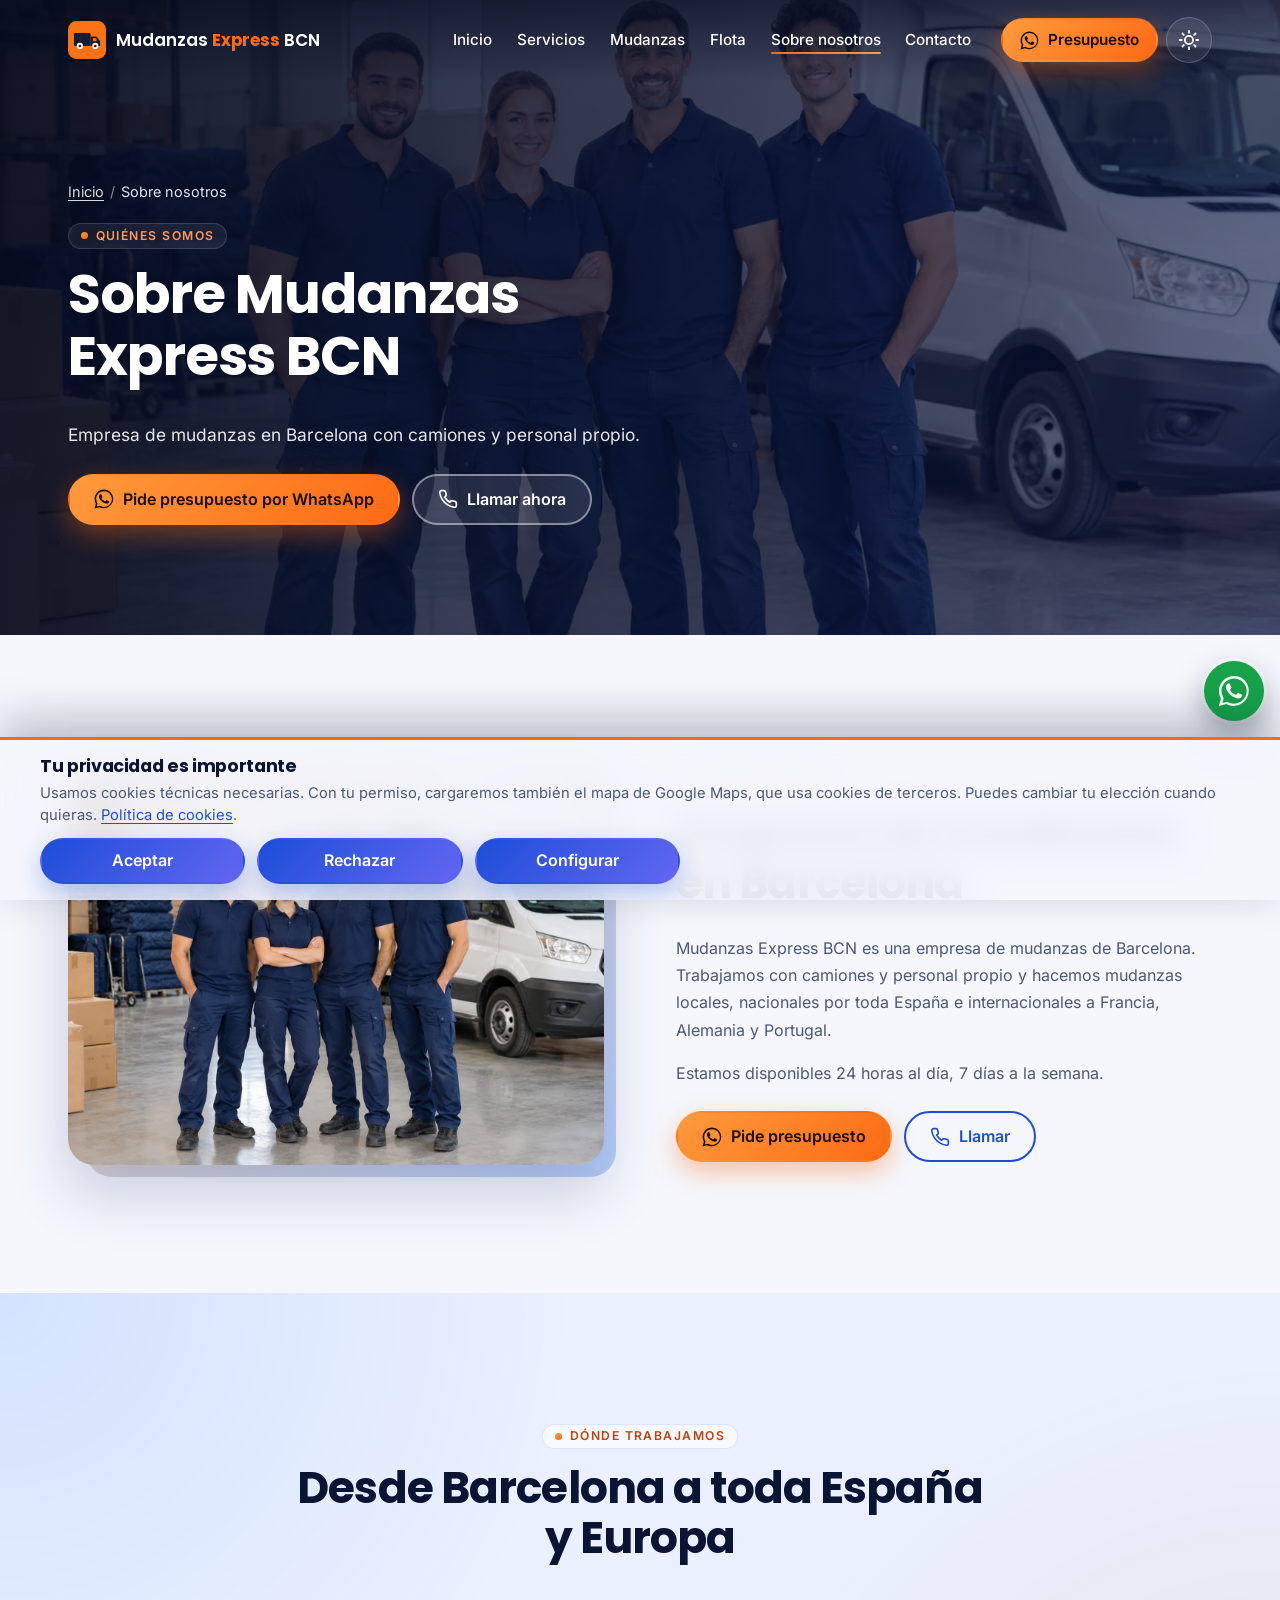
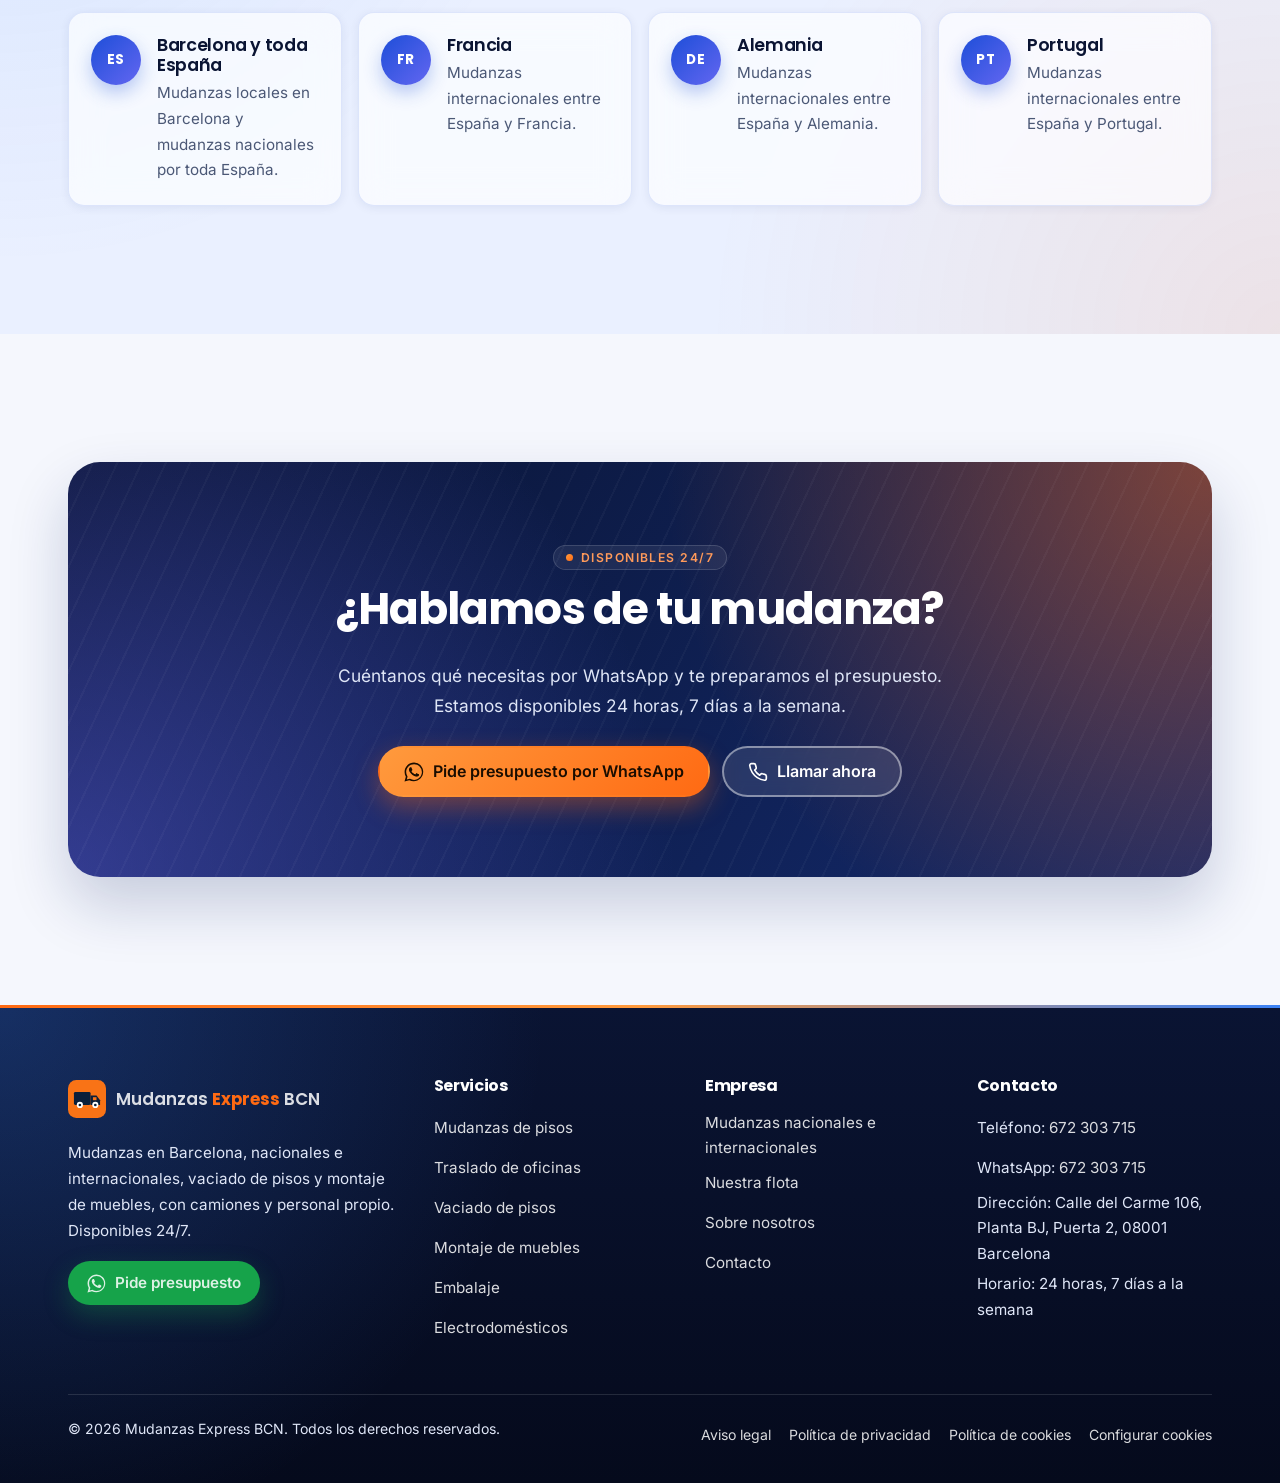
<file: sobre-nosotros.html>
<!DOCTYPE html>
<html lang="es">
<head>
<meta charset="utf-8">
<meta name="viewport" content="width=device-width, initial-scale=1">
<title>Sobre nosotros | Empresa de mudanzas en Barcelona – Mudanzas Express BCN</title>
<meta name="description" content="Mudanzas Express BCN, empresa de mudanzas en Barcelona con camiones y personal propio, disponible 24/7. Mudanzas nacionales, internacionales y vaciado de pisos.">
<meta name="robots" content="index, follow, max-image-preview:large">
<link rel="canonical" href="https://www.mudanzasexpressbcn.es/sobre-nosotros.html">
<meta name="theme-color" content="#0a1433">
<meta property="og:type" content="website">
<meta property="og:site_name" content="Mudanzas Express BCN">
<meta property="og:locale" content="es_ES">
<meta property="og:title" content="Sobre nosotros | Empresa de mudanzas en Barcelona – Mudanzas Express BCN">
<meta property="og:description" content="Mudanzas Express BCN, empresa de mudanzas en Barcelona con camiones y personal propio, disponible 24/7. Mudanzas nacionales, internacionales y vaciado de pisos.">
<meta property="og:url" content="https://www.mudanzasexpressbcn.es/sobre-nosotros.html">
<meta property="og:image" content="https://www.mudanzasexpressbcn.es/img/og-image.jpg">
<meta property="og:image:type" content="image/jpeg">
<meta property="og:image:width" content="1200">
<meta property="og:image:height" content="630">
<meta property="og:image:alt" content="Camión de Mudanzas Express BCN cargando una mudanza en Barcelona">
<meta name="twitter:card" content="summary_large_image">
<link rel="icon" href="favicon.ico" sizes="any">
<link rel="icon" href="favicon.svg" type="image/svg+xml">
<link rel="apple-touch-icon" href="img/apple-touch-icon.png">
<link rel="preload" href="fonts/inter-latin-400-normal.woff2" as="font" type="font/woff2" crossorigin>
<link rel="preload" href="fonts/poppins-latin-700-normal.woff2" as="font" type="font/woff2" crossorigin>
<link rel="stylesheet" href="css/styles.css">
<script>(function(d){d.className+=' js'+('CSSViewTransitionRule' in window?'':' no-vt');var t;try{t=localStorage.getItem('mebcn_theme')}catch(e){}d.setAttribute('data-theme',t==='dark'||t==='light'?t:(matchMedia('(prefers-color-scheme: dark)').matches?'dark':'light'));try{var r=document.referrer&&new URL(document.referrer).origin===location.origin;if(!r&&!matchMedia('(prefers-reduced-motion: reduce)').matches)d.className+=' show-loader'}catch(e){}})(document.documentElement)</script>
<script src="js/main.js" defer></script><script src="js/cookies.js" defer></script>
</head>
<body>
<div class="loader" aria-hidden="true"><div class="loader__inner"><svg viewBox="0 0 32 32" aria-hidden="true" focusable="false"><rect width="32" height="32" rx="7" fill="#f97316"/><rect x="5" y="10" width="14" height="11" rx="1.2" fill="#0b1f3a"/><path d="M19 13h5l3 4v4h-8z" fill="#0b1f3a"/><path d="M21 14.5h3v2.5h-3z" fill="#f97316"/><circle cx="10" cy="21" r="2.6" fill="#fff"/><circle cx="10" cy="21" r="1.1" fill="#0b1f3a"/><circle cx="23" cy="21" r="2.6" fill="#fff"/><circle cx="23" cy="21" r="1.1" fill="#0b1f3a"/></svg><div class="loader__name"><span>Mudanzas <strong>Express</strong> BCN</span></div><div class="loader__bar"></div></div></div>
<div class="progress" aria-hidden="true"></div>
<a class="skip-link" href="#main">Saltar al contenido</a>
<header class="site-header">
  <div class="container header-inner">
    <a class="brand" href="index.html" aria-label="Mudanzas Express BCN, ir al inicio"><svg viewBox="0 0 32 32" aria-hidden="true" focusable="false"><rect width="32" height="32" rx="7" fill="#f97316"/><rect x="5" y="10" width="14" height="11" rx="1.2" fill="#0b1f3a"/><path d="M19 13h5l3 4v4h-8z" fill="#0b1f3a"/><path d="M21 14.5h3v2.5h-3z" fill="#f97316"/><circle cx="10" cy="21" r="2.6" fill="#fff"/><circle cx="10" cy="21" r="1.1" fill="#0b1f3a"/><circle cx="23" cy="21" r="2.6" fill="#fff"/><circle cx="23" cy="21" r="1.1" fill="#0b1f3a"/></svg><span>Mudanzas <strong>Express</strong> BCN</span></a>
    <nav id="site-nav" class="site-nav" aria-label="Menú principal">
      <ul><li style="--i:0"><a href="index.html">Inicio</a></li><li style="--i:1"><a href="servicios.html">Servicios</a></li><li style="--i:2"><a href="mudanzas.html">Mudanzas</a></li><li style="--i:3"><a href="flota.html">Flota</a></li><li style="--i:4"><a href="sobre-nosotros.html" aria-current="page">Sobre nosotros</a></li><li style="--i:5"><a href="contacto.html">Contacto</a></li></ul>
      <a style="--i:6" class="btn btn--accent btn--sm" href="https://wa.me/34672303715?text=Hola%2C%20quiero%20pedir%20un%20presupuesto%20de%20mudanza" target="_blank" rel="noopener"><svg viewBox="0 0 24 24" fill="currentColor" aria-hidden="true" focusable="false"><path d="M17.47 14.38c-.3-.15-1.76-.87-2.03-.97-.27-.1-.47-.15-.67.15-.2.3-.77.97-.94 1.17-.17.2-.35.22-.65.07-.3-.15-1.26-.46-2.4-1.48-.89-.79-1.49-1.77-1.66-2.07-.17-.3-.02-.46.13-.61.13-.13.3-.35.45-.52.15-.17.2-.3.3-.5.1-.2.05-.37-.02-.52-.08-.15-.67-1.62-.92-2.22-.24-.58-.49-.5-.67-.51h-.57c-.2 0-.52.07-.8.37-.27.3-1.04 1.02-1.04 2.48 0 1.46 1.07 2.88 1.21 3.07.15.2 2.1 3.2 5.08 4.49.71.31 1.26.49 1.7.63.71.23 1.36.2 1.87.12.57-.09 1.76-.72 2.01-1.41.25-.7.25-1.29.17-1.41-.07-.12-.27-.2-.57-.35zM12.05 21.5h-.01a9.4 9.4 0 0 1-4.8-1.31l-.34-.2-3.57.93.95-3.48-.22-.36a9.4 9.4 0 0 1-1.44-5.02c0-5.2 4.23-9.43 9.44-9.43 2.52 0 4.89.98 6.67 2.77a9.37 9.37 0 0 1 2.76 6.67c0 5.2-4.24 9.43-9.44 9.43zm8.03-17.46A11.3 11.3 0 0 0 12.05.72C5.79.72.7 5.8.7 12.06c0 2 .52 3.95 1.52 5.67L.6 23.28l5.68-1.49a11.3 11.3 0 0 0 5.42 1.38h.01c6.25 0 11.34-5.09 11.34-11.34 0-3.03-1.18-5.88-3.32-8.02z"/></svg>Presupuesto<span class="visually-hidden"> (se abre en una nueva pestaña)</span></a>
    </nav>
    <button class="icon-btn theme-toggle" type="button" aria-pressed="false" aria-label="Modo oscuro"><svg viewBox="0 0 24 24" fill="none" stroke="currentColor" stroke-width="2" stroke-linecap="round" stroke-linejoin="round" aria-hidden="true" focusable="false" class="icon-sun"><circle cx="12" cy="12" r="4.5"/><path d="M12 2v2M12 20v2M4.9 4.9l1.4 1.4M17.7 17.7l1.4 1.4M2 12h2M20 12h2M4.9 19.1l1.4-1.4M17.7 6.3l1.4-1.4"/></svg><svg viewBox="0 0 24 24" fill="none" stroke="currentColor" stroke-width="2" stroke-linecap="round" stroke-linejoin="round" aria-hidden="true" focusable="false" class="icon-moon"><path d="M21 12.8A9 9 0 1 1 11.2 3a7 7 0 0 0 9.8 9.8z"/></svg></button>
    <button class="icon-btn nav-toggle" type="button" aria-expanded="false" aria-controls="site-nav" aria-label="Abrir menú">
      <span class="nav-toggle__bar"></span><span class="nav-toggle__bar"></span><span class="nav-toggle__bar"></span>
    </button>
  </div>
</header>
<main id="main">
<section class="page-hero page-hero--photo">
  <img class="page-hero__media" src="img/empresa-800.webp" srcset="img/empresa-800.webp 800w, img/empresa.webp 1448w" sizes="100vw" width="1448" height="1086" alt="" fetchpriority="high" decoding="async">
  <div class="container">
    <nav class="breadcrumb" aria-label="Ruta de navegación"><ol><li><a href="index.html">Inicio</a></li><li aria-current="page">Sobre nosotros</li></ol></nav>
    <span class="eyebrow">Quiénes somos</span>
    <h1><span class="word" style="--w:0">Sobre</span> <span class="word" style="--w:1">Mudanzas</span> <span class="word" style="--w:2">Express</span> <span class="word" style="--w:3">BCN</span></h1>
    <p>Empresa de mudanzas en Barcelona con camiones y personal propio.</p>
    <div class="btn-row"><a class="btn btn--accent" href="https://wa.me/34672303715?text=Hola%2C%20quiero%20pedir%20un%20presupuesto%20de%20mudanza" target="_blank" rel="noopener"><svg viewBox="0 0 24 24" fill="currentColor" aria-hidden="true" focusable="false"><path d="M17.47 14.38c-.3-.15-1.76-.87-2.03-.97-.27-.1-.47-.15-.67.15-.2.3-.77.97-.94 1.17-.17.2-.35.22-.65.07-.3-.15-1.26-.46-2.4-1.48-.89-.79-1.49-1.77-1.66-2.07-.17-.3-.02-.46.13-.61.13-.13.3-.35.45-.52.15-.17.2-.3.3-.5.1-.2.05-.37-.02-.52-.08-.15-.67-1.62-.92-2.22-.24-.58-.49-.5-.67-.51h-.57c-.2 0-.52.07-.8.37-.27.3-1.04 1.02-1.04 2.48 0 1.46 1.07 2.88 1.21 3.07.15.2 2.1 3.2 5.08 4.49.71.31 1.26.49 1.7.63.71.23 1.36.2 1.87.12.57-.09 1.76-.72 2.01-1.41.25-.7.25-1.29.17-1.41-.07-.12-.27-.2-.57-.35zM12.05 21.5h-.01a9.4 9.4 0 0 1-4.8-1.31l-.34-.2-3.57.93.95-3.48-.22-.36a9.4 9.4 0 0 1-1.44-5.02c0-5.2 4.23-9.43 9.44-9.43 2.52 0 4.89.98 6.67 2.77a9.37 9.37 0 0 1 2.76 6.67c0 5.2-4.24 9.43-9.44 9.43zm8.03-17.46A11.3 11.3 0 0 0 12.05.72C5.79.72.7 5.8.7 12.06c0 2 .52 3.95 1.52 5.67L.6 23.28l5.68-1.49a11.3 11.3 0 0 0 5.42 1.38h.01c6.25 0 11.34-5.09 11.34-11.34 0-3.03-1.18-5.88-3.32-8.02z"/></svg>Pide presupuesto por WhatsApp<span class="visually-hidden"> (se abre en una nueva pestaña)</span></a><a class="btn btn--ghost" href="tel:+34672303715"><svg viewBox="0 0 24 24" fill="none" stroke="currentColor" stroke-width="2" stroke-linecap="round" stroke-linejoin="round" aria-hidden="true" focusable="false"><path d="M22 16.9v3a2 2 0 0 1-2.2 2 19.8 19.8 0 0 1-8.6-3.1 19.5 19.5 0 0 1-6-6A19.8 19.8 0 0 1 2.1 4.2 2 2 0 0 1 4.1 2h3a2 2 0 0 1 2 1.7c.1.9.4 1.8.7 2.7a2 2 0 0 1-.5 2.1L8 9.8a16 16 0 0 0 6 6l1.3-1.3a2 2 0 0 1 2.1-.4c.9.3 1.8.6 2.7.7a2 2 0 0 1 1.7 2z"/></svg>Llamar ahora</a></div>
  </div>
</section>
<section class="section" aria-labelledby="historia-titulo">
  <div class="container">
    <div class="split">
      <div class="split__media reveal reveal--left"><div class="split__clip"><img src="img/empresa-800.webp" srcset="img/empresa-800.webp 800w, img/empresa.webp 1448w" sizes="(min-width: 900px) 50vw, 100vw" width="1448" height="1086" alt="Equipo de Mudanzas Express BCN con uniforme azul marino junto a un camión en el almacén" loading="lazy" decoding="async"></div></div>
      <div class="split__body reveal reveal--right" style="--delay:.1s">
        <span class="eyebrow">Quiénes somos</span>
        <h2 id="historia-titulo">Empresa de mudanzas en Barcelona</h2>
        <p>Mudanzas Express BCN es una empresa de mudanzas de Barcelona. Trabajamos con camiones y personal propio y hacemos mudanzas locales, nacionales por toda España e internacionales a Francia, Alemania y Portugal.</p>
        <p>Estamos disponibles 24 horas al día, 7 días a la semana.</p>
        <div class="btn-row"><a class="btn btn--accent" href="https://wa.me/34672303715?text=Hola%2C%20quiero%20pedir%20un%20presupuesto%20de%20mudanza" target="_blank" rel="noopener"><svg viewBox="0 0 24 24" fill="currentColor" aria-hidden="true" focusable="false"><path d="M17.47 14.38c-.3-.15-1.76-.87-2.03-.97-.27-.1-.47-.15-.67.15-.2.3-.77.97-.94 1.17-.17.2-.35.22-.65.07-.3-.15-1.26-.46-2.4-1.48-.89-.79-1.49-1.77-1.66-2.07-.17-.3-.02-.46.13-.61.13-.13.3-.35.45-.52.15-.17.2-.3.3-.5.1-.2.05-.37-.02-.52-.08-.15-.67-1.62-.92-2.22-.24-.58-.49-.5-.67-.51h-.57c-.2 0-.52.07-.8.37-.27.3-1.04 1.02-1.04 2.48 0 1.46 1.07 2.88 1.21 3.07.15.2 2.1 3.2 5.08 4.49.71.31 1.26.49 1.7.63.71.23 1.36.2 1.87.12.57-.09 1.76-.72 2.01-1.41.25-.7.25-1.29.17-1.41-.07-.12-.27-.2-.57-.35zM12.05 21.5h-.01a9.4 9.4 0 0 1-4.8-1.31l-.34-.2-3.57.93.95-3.48-.22-.36a9.4 9.4 0 0 1-1.44-5.02c0-5.2 4.23-9.43 9.44-9.43 2.52 0 4.89.98 6.67 2.77a9.37 9.37 0 0 1 2.76 6.67c0 5.2-4.24 9.43-9.44 9.43zm8.03-17.46A11.3 11.3 0 0 0 12.05.72C5.79.72.7 5.8.7 12.06c0 2 .52 3.95 1.52 5.67L.6 23.28l5.68-1.49a11.3 11.3 0 0 0 5.42 1.38h.01c6.25 0 11.34-5.09 11.34-11.34 0-3.03-1.18-5.88-3.32-8.02z"/></svg>Pide presupuesto<span class="visually-hidden"> (se abre en una nueva pestaña)</span></a><a class="btn btn--outline" href="tel:+34672303715"><svg viewBox="0 0 24 24" fill="none" stroke="currentColor" stroke-width="2" stroke-linecap="round" stroke-linejoin="round" aria-hidden="true" focusable="false"><path d="M22 16.9v3a2 2 0 0 1-2.2 2 19.8 19.8 0 0 1-8.6-3.1 19.5 19.5 0 0 1-6-6A19.8 19.8 0 0 1 2.1 4.2 2 2 0 0 1 4.1 2h3a2 2 0 0 1 2 1.7c.1.9.4 1.8.7 2.7a2 2 0 0 1-.5 2.1L8 9.8a16 16 0 0 0 6 6l1.3-1.3a2 2 0 0 1 2.1-.4c.9.3 1.8.6 2.7.7a2 2 0 0 1 1.7 2z"/></svg>Llamar</a></div>
      </div>
    </div>
  </div>
</section>
<section class="section section--alt" aria-labelledby="zonas-titulo">
  <div class="container">
    <div class="section-head reveal">
      <span class="eyebrow">Dónde trabajamos</span>
      <h2 id="zonas-titulo">Desde Barcelona a toda España y Europa</h2>
    </div>
    <div class="zones"><div class="zone reveal" style="--delay:0.00s"><span class="zone__flag" aria-hidden="true">ES</span><div><h3>Barcelona y toda España</h3><p>Mudanzas locales en Barcelona y mudanzas nacionales por toda España.</p></div></div><div class="zone reveal" style="--delay:0.08s"><span class="zone__flag" aria-hidden="true">FR</span><div><h3>Francia</h3><p>Mudanzas internacionales entre España y Francia.</p></div></div><div class="zone reveal" style="--delay:0.16s"><span class="zone__flag" aria-hidden="true">DE</span><div><h3>Alemania</h3><p>Mudanzas internacionales entre España y Alemania.</p></div></div><div class="zone reveal" style="--delay:0.24s"><span class="zone__flag" aria-hidden="true">PT</span><div><h3>Portugal</h3><p>Mudanzas internacionales entre España y Portugal.</p></div></div></div>
  </div>
</section>
<section class="section">
  <div class="container">
    <div class="cta-band reveal reveal--scale">
      <span class="eyebrow">Disponibles 24/7</span>
      <h2>¿Hablamos de tu mudanza?</h2>
      <p>Cuéntanos qué necesitas por WhatsApp y te preparamos el presupuesto. Estamos disponibles 24 horas, 7 días a la semana.</p>
      <div class="btn-row"><a class="btn btn--accent" href="https://wa.me/34672303715?text=Hola%2C%20quiero%20pedir%20un%20presupuesto%20de%20mudanza" target="_blank" rel="noopener"><svg viewBox="0 0 24 24" fill="currentColor" aria-hidden="true" focusable="false"><path d="M17.47 14.38c-.3-.15-1.76-.87-2.03-.97-.27-.1-.47-.15-.67.15-.2.3-.77.97-.94 1.17-.17.2-.35.22-.65.07-.3-.15-1.26-.46-2.4-1.48-.89-.79-1.49-1.77-1.66-2.07-.17-.3-.02-.46.13-.61.13-.13.3-.35.45-.52.15-.17.2-.3.3-.5.1-.2.05-.37-.02-.52-.08-.15-.67-1.62-.92-2.22-.24-.58-.49-.5-.67-.51h-.57c-.2 0-.52.07-.8.37-.27.3-1.04 1.02-1.04 2.48 0 1.46 1.07 2.88 1.21 3.07.15.2 2.1 3.2 5.08 4.49.71.31 1.26.49 1.7.63.71.23 1.36.2 1.87.12.57-.09 1.76-.72 2.01-1.41.25-.7.25-1.29.17-1.41-.07-.12-.27-.2-.57-.35zM12.05 21.5h-.01a9.4 9.4 0 0 1-4.8-1.31l-.34-.2-3.57.93.95-3.48-.22-.36a9.4 9.4 0 0 1-1.44-5.02c0-5.2 4.23-9.43 9.44-9.43 2.52 0 4.89.98 6.67 2.77a9.37 9.37 0 0 1 2.76 6.67c0 5.2-4.24 9.43-9.44 9.43zm8.03-17.46A11.3 11.3 0 0 0 12.05.72C5.79.72.7 5.8.7 12.06c0 2 .52 3.95 1.52 5.67L.6 23.28l5.68-1.49a11.3 11.3 0 0 0 5.42 1.38h.01c6.25 0 11.34-5.09 11.34-11.34 0-3.03-1.18-5.88-3.32-8.02z"/></svg>Pide presupuesto por WhatsApp<span class="visually-hidden"> (se abre en una nueva pestaña)</span></a><a class="btn btn--ghost" href="tel:+34672303715"><svg viewBox="0 0 24 24" fill="none" stroke="currentColor" stroke-width="2" stroke-linecap="round" stroke-linejoin="round" aria-hidden="true" focusable="false"><path d="M22 16.9v3a2 2 0 0 1-2.2 2 19.8 19.8 0 0 1-8.6-3.1 19.5 19.5 0 0 1-6-6A19.8 19.8 0 0 1 2.1 4.2 2 2 0 0 1 4.1 2h3a2 2 0 0 1 2 1.7c.1.9.4 1.8.7 2.7a2 2 0 0 1-.5 2.1L8 9.8a16 16 0 0 0 6 6l1.3-1.3a2 2 0 0 1 2.1-.4c.9.3 1.8.6 2.7.7a2 2 0 0 1 1.7 2z"/></svg>Llamar ahora</a></div>
    </div>
  </div>
</section>
</main>
<footer class="site-footer">
  <div class="container">
    <div class="footer-grid">
      <div class="footer-brand">
        <a class="brand" href="index.html" aria-label="Mudanzas Express BCN, ir al inicio"><svg viewBox="0 0 32 32" aria-hidden="true" focusable="false"><rect width="32" height="32" rx="7" fill="#f97316"/><rect x="5" y="10" width="14" height="11" rx="1.2" fill="#0b1f3a"/><path d="M19 13h5l3 4v4h-8z" fill="#0b1f3a"/><path d="M21 14.5h3v2.5h-3z" fill="#f97316"/><circle cx="10" cy="21" r="2.6" fill="#fff"/><circle cx="10" cy="21" r="1.1" fill="#0b1f3a"/><circle cx="23" cy="21" r="2.6" fill="#fff"/><circle cx="23" cy="21" r="1.1" fill="#0b1f3a"/></svg><span>Mudanzas <strong>Express</strong> BCN</span></a>
        <p>Mudanzas en Barcelona, nacionales e internacionales, vaciado de pisos y montaje de muebles, con camiones y personal propio. Disponibles 24/7.</p>
        <a class="btn btn--wa btn--sm" href="https://wa.me/34672303715?text=Hola%2C%20quiero%20pedir%20un%20presupuesto%20de%20mudanza" target="_blank" rel="noopener"><svg viewBox="0 0 24 24" fill="currentColor" aria-hidden="true" focusable="false"><path d="M17.47 14.38c-.3-.15-1.76-.87-2.03-.97-.27-.1-.47-.15-.67.15-.2.3-.77.97-.94 1.17-.17.2-.35.22-.65.07-.3-.15-1.26-.46-2.4-1.48-.89-.79-1.49-1.77-1.66-2.07-.17-.3-.02-.46.13-.61.13-.13.3-.35.45-.52.15-.17.2-.3.3-.5.1-.2.05-.37-.02-.52-.08-.15-.67-1.62-.92-2.22-.24-.58-.49-.5-.67-.51h-.57c-.2 0-.52.07-.8.37-.27.3-1.04 1.02-1.04 2.48 0 1.46 1.07 2.88 1.21 3.07.15.2 2.1 3.2 5.08 4.49.71.31 1.26.49 1.7.63.71.23 1.36.2 1.87.12.57-.09 1.76-.72 2.01-1.41.25-.7.25-1.29.17-1.41-.07-.12-.27-.2-.57-.35zM12.05 21.5h-.01a9.4 9.4 0 0 1-4.8-1.31l-.34-.2-3.57.93.95-3.48-.22-.36a9.4 9.4 0 0 1-1.44-5.02c0-5.2 4.23-9.43 9.44-9.43 2.52 0 4.89.98 6.67 2.77a9.37 9.37 0 0 1 2.76 6.67c0 5.2-4.24 9.43-9.44 9.43zm8.03-17.46A11.3 11.3 0 0 0 12.05.72C5.79.72.7 5.8.7 12.06c0 2 .52 3.95 1.52 5.67L.6 23.28l5.68-1.49a11.3 11.3 0 0 0 5.42 1.38h.01c6.25 0 11.34-5.09 11.34-11.34 0-3.03-1.18-5.88-3.32-8.02z"/></svg>Pide presupuesto<span class="visually-hidden"> (se abre en una nueva pestaña)</span></a>
      </div>
      <div>
        <h2>Servicios</h2>
        <ul><li><a href="servicios.html#pisos">Mudanzas de pisos</a></li><li><a href="servicios.html#oficinas">Traslado de oficinas</a></li><li><a href="servicios.html#vaciado">Vaciado de pisos</a></li><li><a href="servicios.html#montaje">Montaje de muebles</a></li><li><a href="servicios.html#embalaje">Embalaje</a></li><li><a href="servicios.html#electrodomesticos">Electrodomésticos</a></li></ul>
      </div>
      <div>
        <h2>Empresa</h2>
        <ul>
          <li><a href="mudanzas.html">Mudanzas nacionales e internacionales</a></li>
          <li><a href="flota.html">Nuestra flota</a></li>
          <li><a href="sobre-nosotros.html">Sobre nosotros</a></li>
          <li><a href="contacto.html">Contacto</a></li>
        </ul>
      </div>
      <div>
        <h2>Contacto</h2>
        <ul>
          <li>Teléfono: <a href="tel:+34672303715">672 303 715</a></li>
          <li>WhatsApp: <a href="https://wa.me/34672303715?text=Hola%2C%20quiero%20pedir%20un%20presupuesto%20de%20mudanza" target="_blank" rel="noopener">672 303 715<span class="visually-hidden"> (se abre en una nueva pestaña)</span></a></li>
          <li>Dirección: Calle del Carme 106, Planta BJ, Puerta 2, 08001 Barcelona</li>
          <li>Horario: 24 horas, 7 días a la semana</li>
        </ul>
      </div>
    </div>
    <div class="footer-bottom">
      <p>© <span id="year">2026</span> Mudanzas Express BCN. Todos los derechos reservados.</p>
      <ul>
        <li><a href="aviso-legal.html">Aviso legal</a></li>
        <li><a href="privacidad.html">Política de privacidad</a></li>
        <li><a href="cookies.html">Política de cookies</a></li>
        <li><button type="button" class="link-btn" data-cookie-settings>Configurar cookies</button></li>
      </ul>
    </div>
  </div>
</footer>
<a class="wa-float" href="https://wa.me/34672303715?text=Hola%2C%20quiero%20pedir%20un%20presupuesto%20de%20mudanza" target="_blank" rel="noopener" aria-label="Pedir presupuesto por WhatsApp (se abre en una nueva pestaña)"><svg viewBox="0 0 24 24" fill="currentColor" aria-hidden="true" focusable="false"><path d="M17.47 14.38c-.3-.15-1.76-.87-2.03-.97-.27-.1-.47-.15-.67.15-.2.3-.77.97-.94 1.17-.17.2-.35.22-.65.07-.3-.15-1.26-.46-2.4-1.48-.89-.79-1.49-1.77-1.66-2.07-.17-.3-.02-.46.13-.61.13-.13.3-.35.45-.52.15-.17.2-.3.3-.5.1-.2.05-.37-.02-.52-.08-.15-.67-1.62-.92-2.22-.24-.58-.49-.5-.67-.51h-.57c-.2 0-.52.07-.8.37-.27.3-1.04 1.02-1.04 2.48 0 1.46 1.07 2.88 1.21 3.07.15.2 2.1 3.2 5.08 4.49.71.31 1.26.49 1.7.63.71.23 1.36.2 1.87.12.57-.09 1.76-.72 2.01-1.41.25-.7.25-1.29.17-1.41-.07-.12-.27-.2-.57-.35zM12.05 21.5h-.01a9.4 9.4 0 0 1-4.8-1.31l-.34-.2-3.57.93.95-3.48-.22-.36a9.4 9.4 0 0 1-1.44-5.02c0-5.2 4.23-9.43 9.44-9.43 2.52 0 4.89.98 6.67 2.77a9.37 9.37 0 0 1 2.76 6.67c0 5.2-4.24 9.43-9.44 9.43zm8.03-17.46A11.3 11.3 0 0 0 12.05.72C5.79.72.7 5.8.7 12.06c0 2 .52 3.95 1.52 5.67L.6 23.28l5.68-1.49a11.3 11.3 0 0 0 5.42 1.38h.01c6.25 0 11.34-5.09 11.34-11.34 0-3.03-1.18-5.88-3.32-8.02z"/></svg></a>
<div class="wa-bubble"><a href="https://wa.me/34672303715?text=Hola%2C%20quiero%20pedir%20un%20presupuesto%20de%20mudanza" target="_blank" rel="noopener">¿Te ayudamos?<span class="visually-hidden"> (se abre en una nueva pestaña)</span></a><button type="button" aria-label="Cerrar mensaje"><svg viewBox="0 0 24 24" fill="none" stroke="currentColor" stroke-width="2" stroke-linecap="round" stroke-linejoin="round" aria-hidden="true" focusable="false"><path d="M18 6 6 18M6 6l12 12"/></svg></button></div>
<button type="button" class="back-to-top" aria-label="Volver arriba"><svg viewBox="0 0 24 24" fill="none" stroke="currentColor" stroke-width="2" stroke-linecap="round" stroke-linejoin="round" aria-hidden="true" focusable="false"><path d="m18 15-6-6-6 6"/></svg></button>
</body>
</html>
</file>
<file: css/styles.css>
/* ==========================================================================
   Mudanzas Express BCN — estilos (mobile-first, tema claro/oscuro)
   Las animaciones usan solo transform y opacity.
   ========================================================================== */

/* Fuentes alojadas en la propia web (licencia SIL OFL, ver fonts/LICENCIAS-OFL.txt) */
@font-face {
  font-family: "Inter";
  font-style: normal;
  font-weight: 400;
  font-display: swap;
  src: url("../fonts/inter-latin-400-normal.woff2") format("woff2");
}
@font-face {
  font-family: "Inter";
  font-style: normal;
  font-weight: 500;
  font-display: swap;
  src: url("../fonts/inter-latin-500-normal.woff2") format("woff2");
}
@font-face {
  font-family: "Inter";
  font-style: normal;
  font-weight: 600;
  font-display: swap;
  src: url("../fonts/inter-latin-600-normal.woff2") format("woff2");
}
@font-face {
  font-family: "Poppins";
  font-style: normal;
  font-weight: 600;
  font-display: swap;
  src: url("../fonts/poppins-latin-600-normal.woff2") format("woff2");
}
@font-face {
  font-family: "Poppins";
  font-style: normal;
  font-weight: 700;
  font-display: swap;
  src: url("../fonts/poppins-latin-700-normal.woff2") format("woff2");
}

/* ---------- Tema claro (por defecto) ---------- */
:root {
  color-scheme: light;
  --primary: #1d4ed8;
  --primary-2: #3b82f6;
  --primary-3: #6366f1;
  --accent: #ff6a13;
  --accent-2: #ff9a3d;
  --on-accent: #1a0d00;
  --wa: #16a34a;
  --wa-hover: #15803d;

  --bg: #f5f7fd;
  --bg-alt: #eaf0ff;
  --card-bg: rgba(255, 255, 255, .92);
  --card-border: rgba(29, 78, 216, .12);
  --heading: #0a1433;
  --text: #1b2540;
  --muted: #4b5876;
  --link: #1d4ed8;
  --accent-text: #c2410c;
  --line: rgba(15, 35, 90, .12);

  --dark-1: #0a1433;
  --dark-2: #13296b;

  --font-body: "Inter", system-ui, -apple-system, "Segoe UI", Roboto, sans-serif;
  --font-head: "Poppins", var(--font-body);

  --radius: 16px;
  --radius-lg: 26px;
  --shadow-sm: 0 2px 10px rgba(16, 36, 94, .07);
  --shadow: 0 14px 40px rgba(16, 36, 94, .12);
  --shadow-lg: 0 28px 60px rgba(16, 36, 94, .2);
  --header-h: 68px;
  --header-shift: -5px;
  --header-scale: .853;
  --header-h-scrolled: 58px;
  --ease: cubic-bezier(.22, .61, .36, 1);
  --ease-out-back: cubic-bezier(.34, 1.56, .64, 1);
  --gutter: 16px;
  --intro: 0s;
}

/* ---------- Tema oscuro ---------- */
:root[data-theme="dark"] {
  color-scheme: dark;
  --primary: #3b82f6;
  --primary-2: #60a5fa;
  --bg: #060b1a;
  --bg-alt: #0b1430;
  --card-bg: rgba(19, 30, 64, .9);
  --card-border: rgba(148, 178, 255, .14);
  --heading: #f3f6ff;
  --text: #dbe3f4;
  --muted: #a6b3cf;
  --link: #8db4ff;
  --accent-text: #ff9a5a;
  --line: rgba(148, 178, 255, .16);
  --dark-1: #0b1638;
  --dark-2: #172f7a;
  --shadow-sm: 0 2px 10px rgba(0, 0, 0, .3);
  --shadow: 0 14px 40px rgba(0, 0, 0, .4);
  --shadow-lg: 0 28px 60px rgba(0, 0, 0, .55);
}

/* Zonas oscuras (en ambos temas): portada, secciones oscuras, banda final y pie */
.hero, .page-hero, .section--dark, .stats-band, .cta-band, .site-footer, .error-page, .site-nav {
  --heading: #fff;
  --text: #dfe6f7;
  --muted: #b9c4de;
  --link: #a5c4ff;
  --accent-text: #ff9a5a;
  --card-bg: rgba(255, 255, 255, .07);
  --card-border: rgba(255, 255, 255, .14);
  --line: rgba(255, 255, 255, .14);
  color: var(--text);
}

@media (min-width: 992px) {
  :root { --header-h: 80px; --header-shift: -8px; --header-scale: .8; --header-h-scrolled: 64px; }
  /* Efecto cristal solo en ordenador: en móvil el desenfoque es costoso */
  :root { --card-bg: rgba(255, 255, 255, .68); }
  :root[data-theme="dark"] { --card-bg: rgba(255, 255, 255, .05); }
}

/* ---------- Base ---------- */
*, *::before, *::after { box-sizing: border-box; }

html {
  -webkit-text-size-adjust: 100%;
  scroll-behavior: smooth;
  scroll-padding-top: calc(var(--header-h) + 12px);
}

body {
  margin: 0;
  font-family: var(--font-body);
  font-size: 1rem;
  line-height: 1.7;
  color: var(--text);
  background: var(--bg);
  -webkit-tap-highlight-color: transparent;
}

img { max-width: 100%; height: auto; display: block; }
a { color: var(--link); text-underline-offset: 3px; }
a:hover { color: var(--heading); }

h1, h2, h3, h4 {
  font-family: var(--font-head);
  line-height: 1.15;
  color: var(--heading);
  margin: 0 0 .6em;
  letter-spacing: -.02em;
}
h1 { font-size: clamp(2.1rem, 8vw, 4rem); font-weight: 700; }
h2 { font-size: clamp(1.7rem, 5vw, 2.75rem); font-weight: 700; }
h3 { font-size: clamp(1.15rem, 2.6vw, 1.35rem); font-weight: 600; }
p { margin: 0 0 1em; }
ul, ol { padding-left: 1.2em; }
strong { color: var(--heading); }

:focus-visible {
  outline: 3px solid var(--accent);
  outline-offset: 3px;
  border-radius: 6px;
}

.skip-link {
  position: absolute;
  left: 12px;
  top: 12px;
  z-index: 400;
  padding: .7em 1.1em;
  background: var(--accent);
  color: var(--on-accent);
  font-weight: 600;
  border-radius: 10px;
  transform: translateY(-160%);
  transition: transform .2s var(--ease);
}
.skip-link:focus { transform: none; }

.visually-hidden {
  position: absolute !important;
  width: 1px; height: 1px;
  overflow: hidden;
  clip: rect(0 0 0 0);
  white-space: nowrap;
}

.container {
  width: 100%;
  max-width: 1200px;
  margin-inline: auto;
  padding-inline: var(--gutter);
}
@media (min-width: 768px) { :root { --gutter: 28px; } }

/* ---------- Pantalla de carga (máx. 1 s, solo al entrar en la web) ---------- */
.loader { display: none; }
.show-loader { --intro: .75s; }
.show-loader .loader {
  position: fixed;
  inset: 0;
  z-index: 500;
  display: grid;
  place-items: center;
  background: radial-gradient(circle at 50% 40%, var(--dark-2), var(--dark-1) 70%);
  animation: loader-out .3s var(--ease) .7s forwards;
  pointer-events: none;
}
.loader__inner { display: grid; justify-items: center; gap: 14px; }
.loader svg { width: 64px; height: 64px; animation: loader-logo .55s var(--ease-out-back) both; }
.loader__name {
  overflow: hidden;
  color: #fff;
  font: 700 1.2rem/1.2 var(--font-head);
  letter-spacing: -.01em;
}
.loader__name span { display: inline-block; animation: loader-text .5s var(--ease) .15s both; }
.loader__name strong { color: var(--accent); }
.loader__bar {
  width: 140px;
  height: 3px;
  border-radius: 3px;
  background: linear-gradient(90deg, var(--accent), var(--accent-2));
  transform-origin: left;
  animation: loader-bar .6s var(--ease) .1s both;
}
@keyframes loader-logo { from { opacity: 0; transform: scale(.4) rotate(-12deg); } }
@keyframes loader-text { from { transform: translateY(110%); } }
@keyframes loader-bar { from { transform: scaleX(0); } }
@keyframes loader-out { to { opacity: 0; visibility: hidden; } }

/* ---------- Transición entre páginas ---------- */
@view-transition { navigation: auto; }
::view-transition-old(root), ::view-transition-new(root) { animation-duration: .35s; animation-timing-function: var(--ease); }
.no-vt body { animation: page-in .45s var(--ease) both; }
@keyframes page-in { from { opacity: 0; } }
body::after {
  content: "";
  position: fixed;
  inset: 0;
  z-index: 450;
  background: var(--bg);
  opacity: 0;
  pointer-events: none;
  transition: opacity .25s var(--ease);
}
.is-leaving body::after { opacity: 1; }

/* ---------- Barra de progreso de lectura ---------- */
.progress {
  position: fixed;
  top: 0;
  left: 0;
  right: 0;
  z-index: 120;
  height: 3px;
  background: linear-gradient(90deg, var(--accent), var(--accent-2), var(--primary-2));
  transform: scaleX(0);
  transform-origin: left;
  pointer-events: none;
}

/* ---------- Botones ---------- */
.btn {
  position: relative;
  display: inline-flex;
  align-items: center;
  justify-content: center;
  gap: .55em;
  min-height: 50px;
  padding: .85em 1.5em;
  border: 2px solid transparent;
  border-radius: 999px;
  font: 600 1rem/1.2 var(--font-body);
  text-decoration: none;
  text-align: center;
  cursor: pointer;
  overflow: hidden;
  isolation: isolate;
  transition: transform .3s var(--ease);
}
.btn svg { width: 1.25em; height: 1.25em; flex-shrink: 0; }
.btn::after {
  content: "";
  position: absolute;
  inset: 0;
  background: linear-gradient(110deg, transparent 30%, rgba(255, 255, 255, .5) 50%, transparent 70%);
  transform: translateX(-120%);
  pointer-events: none;
}
.btn--shine::after { animation: shine 3.6s var(--ease) calc(var(--intro) + 1.4s) infinite; }
@keyframes shine {
  0% { transform: translateX(-120%); }
  35%, 100% { transform: translateX(120%); }
}
@media (hover: hover) {
  .btn:hover { transform: translateY(-3px); }
  .btn:hover::after { transform: translateX(120%); transition: transform .75s var(--ease); }
}
.btn:active { transform: scale(.97); }

.btn--accent {
  background: linear-gradient(135deg, var(--accent-2), var(--accent));
  color: var(--on-accent);
  box-shadow: 0 10px 26px rgba(255, 106, 19, .38);
}
.btn--accent:hover { color: var(--on-accent); }
.btn--wa { background: var(--wa); color: #fff; box-shadow: 0 10px 26px rgba(22, 163, 74, .3); }
.btn--wa:hover { background: var(--wa-hover); color: #fff; }
.btn--navy { background: linear-gradient(135deg, var(--primary), var(--primary-3)); color: #fff; box-shadow: 0 10px 26px rgba(29, 78, 216, .3); }
.btn--navy:hover { color: #fff; }
.btn--ghost { border-color: rgba(255, 255, 255, .45); background: rgba(255, 255, 255, .1); color: #fff; }
.btn--ghost:hover { background: #fff; color: #0a1433; }
.btn--outline { border-color: var(--primary); color: var(--primary); background: transparent; }
.btn--outline:hover { background: var(--primary); color: #fff; }
:root[data-theme="dark"] .btn--outline { border-color: rgba(255, 255, 255, .4); color: #fff; }
:root[data-theme="dark"] .btn--outline:hover { background: #fff; color: #0a1433; }
@supports (backdrop-filter: blur(8px)) {
  .btn--ghost { backdrop-filter: blur(8px); }
}

.btn--sm { min-height: 44px; padding: .6em 1.15em; font-size: .95rem; }
.btn--block { width: 100%; }
.btn-row { display: flex; flex-wrap: wrap; gap: 12px; }
@media (max-width: 479px) {
  .hero .btn-row .btn, .page-hero .btn-row .btn, .cta-band .btn-row .btn { width: 100%; }
}

/* ---------- Cabecera ---------- */
.site-header {
  position: fixed;
  inset: 0 0 auto;
  z-index: 100;
  height: var(--header-h);
  color: #fff;
  isolation: isolate;
  pointer-events: none;
  transition: transform .4s var(--ease);
}
.site-header.is-hidden { transform: translateY(-110%); }
.site-header::before {
  content: "";
  position: absolute;
  inset: 0;
  background: linear-gradient(to bottom, rgba(6, 12, 32, .6), rgba(6, 12, 32, 0));
  transition: opacity .35s;
  pointer-events: none;
}
/* El fondo va en ::after para que backdrop-filter no encierre el menú móvil (position: fixed) */
.site-header::after {
  content: "";
  position: absolute;
  inset: 0;
  z-index: -1;
  background: rgba(10, 20, 51, .95);
  border-bottom: 1px solid rgba(255, 255, 255, .08);
  box-shadow: 0 10px 30px rgba(4, 10, 30, .3);
  opacity: 0;
  transform-origin: top;
  transition: opacity .35s var(--ease), transform .35s var(--ease);
}
@supports (backdrop-filter: blur(8px)) {
  .site-header::after { background: rgba(10, 20, 51, .72); backdrop-filter: blur(14px) saturate(160%); }
}
.site-header.is-scrolled::after { opacity: 1; transform: scaleY(var(--header-scale)); }
.site-header.is-scrolled::before { opacity: 0; }

.header-inner {
  position: relative;
  display: flex;
  align-items: center;
  gap: 8px;
  height: 100%;
}
.header-inner > * { pointer-events: auto; }

.brand {
  display: inline-flex;
  align-items: center;
  gap: 10px;
  min-height: 44px;
  margin-right: auto;
  color: #fff;
  text-decoration: none;
  font: 600 1.05rem/1.1 var(--font-head);
}
.brand:hover { color: #fff; }
.brand svg { width: 38px; height: 38px; flex-shrink: 0; transition: transform .5s var(--ease-out-back); }
.brand:hover svg { transform: rotate(-8deg) scale(1.06); }
.brand strong { color: var(--accent); font-weight: 700; }
.site-header .brand {
  position: relative;
  z-index: 2;
  transform-origin: left center;
  transition: transform .35s var(--ease);
}
.site-header.is-scrolled .brand { transform: translateY(var(--header-shift)) scale(.9); }

.icon-btn {
  position: relative;
  z-index: 2;
  display: grid;
  place-items: center;
  flex-shrink: 0;
  width: 46px;
  height: 46px;
  padding: 0;
  border: 1px solid rgba(255, 255, 255, .2);
  border-radius: 50%;
  background: rgba(255, 255, 255, .08);
  color: #fff;
  cursor: pointer;
  transition: transform .35s var(--ease);
}
.site-header.is-scrolled .icon-btn { transform: translateY(var(--header-shift)); }

.theme-toggle svg {
  position: absolute;
  width: 22px;
  height: 22px;
  transition: transform .5s var(--ease-out-back), opacity .3s;
}
.theme-toggle .icon-moon { opacity: 0; transform: rotate(-90deg) scale(.4); }
:root[data-theme="dark"] .theme-toggle .icon-sun { opacity: 0; transform: rotate(90deg) scale(.4); }
:root[data-theme="dark"] .theme-toggle .icon-moon { opacity: 1; transform: none; }

.nav-toggle { border: 0; background: none; margin-right: -8px; }
.nav-toggle__bar {
  position: absolute;
  width: 24px;
  height: 2px;
  border-radius: 2px;
  background: currentColor;
  transition: transform .4s var(--ease), opacity .2s;
}
.nav-toggle__bar:nth-child(1) { transform: translateY(-7px); }
.nav-toggle__bar:nth-child(3) { transform: translateY(7px); }
.nav-toggle[aria-expanded="true"] .nav-toggle__bar:nth-child(1) { transform: rotate(45deg); }
.nav-toggle[aria-expanded="true"] .nav-toggle__bar:nth-child(2) { opacity: 0; transform: scaleX(.2); }
.nav-toggle[aria-expanded="true"] .nav-toggle__bar:nth-child(3) { transform: rotate(-45deg); }

/* Menú móvil a pantalla completa */
.site-nav {
  position: fixed;
  inset: 0;
  z-index: 1;
  display: flex;
  flex-direction: column;
  justify-content: center;
  gap: 32px;
  padding: calc(var(--header-h) + 24px) 28px 40px;
  background:
    radial-gradient(circle at 85% 15%, rgba(255, 106, 19, .28), transparent 45%),
    radial-gradient(circle at 10% 90%, rgba(59, 130, 246, .35), transparent 50%),
    var(--dark-1);
  opacity: 0;
  visibility: hidden;
  transition: opacity .4s var(--ease), visibility 0s linear .4s;
}
.site-nav.is-open { opacity: 1; visibility: visible; transition-delay: 0s; }
.site-nav ul { list-style: none; margin: 0; padding: 0; display: grid; gap: 2px; }
.site-nav a:not(.btn) {
  display: block;
  padding: .35em 0;
  color: #fff;
  font: 700 clamp(1.6rem, 7vw, 2.1rem)/1.25 var(--font-head);
  text-decoration: none;
}
.site-nav a:not(.btn):hover,
.site-nav a[aria-current="page"] { color: var(--accent); }
.site-nav li, .site-nav > .btn {
  opacity: 0;
  transform: translateY(26px);
  transition: opacity .45s var(--ease), transform .45s var(--ease);
}
.site-nav.is-open li, .site-nav.is-open > .btn {
  opacity: 1;
  transform: none;
  transition-delay: calc(.08s + var(--i, 0) * .06s);
}
.site-nav > .btn { align-self: flex-start; min-height: 52px; }
.nav-open { overflow: hidden; }

@media (min-width: 992px) {
  .nav-toggle { display: none; }
  .brand { margin-right: 0; }
  .site-nav {
    position: static;
    flex-direction: row;
    align-items: center;
    gap: 18px;
    margin-left: auto;
    padding: 0;
    background: none;
    opacity: 1;
    visibility: visible;
    transition: transform .35s var(--ease);
  }
  .site-nav li, .site-nav > .btn { opacity: 1; transform: none; transition: none; }
  .site-header.is-scrolled .site-nav { transform: translateY(var(--header-shift)); }
  .site-nav ul { display: flex; gap: 2px; }
  .site-nav a:not(.btn) {
    position: relative;
    padding: .55em .75em;
    font: 500 .95rem/1.2 var(--font-body);
  }
  .site-nav a:not(.btn)::after {
    content: "";
    position: absolute;
    left: .75em; right: .75em; bottom: .2em;
    height: 2px;
    border-radius: 2px;
    background: linear-gradient(90deg, var(--accent), var(--accent-2));
    transform: scaleX(0);
    transform-origin: left;
    transition: transform .35s var(--ease);
  }
  .site-nav a:not(.btn):hover { color: #fff; }
  .site-nav a:not(.btn):hover::after,
  .site-nav a[aria-current="page"]::after { transform: scaleX(1); }
  .site-nav a[aria-current="page"] { color: #fff; }
  .site-nav > .btn { align-self: center; min-height: 44px; }
}

/* ---------- Portada ---------- */
.hero {
  position: relative;
  display: flex;
  align-items: flex-end;
  min-height: 100svh;
  padding: calc(var(--header-h) + 48px) 0 120px;
  background: var(--dark-1);
  overflow: hidden;
  isolation: isolate;
}
.hero__media, .hero__media img {
  position: absolute;
  inset: 0;
  width: 100%;
  height: 100%;
  object-fit: cover;
  z-index: -3;
}
.hero__media img {
  transform-origin: 60% 40%;
  animation: ken-burns 26s ease-in-out infinite alternate;
  will-change: transform;
}
.hero.is-offscreen .hero__media img { animation-play-state: paused; }
@keyframes ken-burns { from { transform: scale(1); } to { transform: scale(1.12); } }
.hero::before {
  content: "";
  position: absolute;
  inset: 0;
  z-index: -2;
  background: linear-gradient(to top, rgba(6, 12, 32, .96) 0%, rgba(10, 22, 70, .72) 55%, rgba(10, 22, 70, .35) 100%);
}
.hero::after {
  content: "";
  position: absolute;
  z-index: -1;
  width: 520px;
  height: 520px;
  right: -180px;
  bottom: -160px;
  border-radius: 50%;
  background: radial-gradient(circle, rgba(255, 106, 19, .35), transparent 65%);
  pointer-events: none;
}
.hero h1 { color: #fff; max-width: 14ch; }
.hero h1 > span:not(.word) { color: var(--accent); }
.hero__lead { font-size: clamp(1.05rem, 2.6vw, 1.25rem); max-width: 34em; color: rgba(255, 255, 255, .92); }
.hero .btn-row { margin-top: 28px; }
.hero__badges {
  display: flex;
  flex-wrap: wrap;
  gap: 10px;
  margin: 28px 0 0;
  padding: 0;
  list-style: none;
  font-size: .9rem;
}
.hero__badges li {
  display: inline-flex;
  align-items: center;
  gap: 6px;
  padding: .45em .9em;
  border: 1px solid rgba(255, 255, 255, .18);
  border-radius: 999px;
  background: rgba(255, 255, 255, .08);
  color: rgba(255, 255, 255, .95);
}
.hero__badges svg { width: 16px; height: 16px; color: var(--accent); }

@media (min-width: 768px) {
  .hero { align-items: center; min-height: min(100svh, 900px); }
  .hero::before { background: linear-gradient(100deg, rgba(6, 12, 32, .93) 0%, rgba(10, 22, 70, .66) 50%, rgba(10, 22, 70, .15) 100%); }
}

/* Entrada de la portada y cabeceras interiores */
.hero .container > *, .page-hero .container > * { animation: rise .9s var(--ease) both; animation-delay: calc(var(--intro) + var(--d, 0s)); }
.hero .container > :nth-child(1), .page-hero .container > :nth-child(1) { --d: 0s; }
.hero .container > :nth-child(2), .page-hero .container > :nth-child(2) { --d: .1s; }
.hero .container > :nth-child(3), .page-hero .container > :nth-child(3) { --d: .55s; }
.hero .container > :nth-child(4), .page-hero .container > :nth-child(4) { --d: .7s; }
.hero .container > :nth-child(5), .page-hero .container > :nth-child(5) { --d: .85s; }
.hero .container > :nth-child(n+6), .page-hero .container > :nth-child(n+6) { --d: 1s; }
@keyframes rise { from { opacity: 0; transform: translateY(28px); } }

/* Título palabra por palabra */
.hero .container > h1, .page-hero .container > h1 { animation: none; }
.word {
  display: inline-block;
  animation: word-in .75s var(--ease) both;
  animation-delay: calc(var(--intro) + .15s + var(--w) * .085s);
}
@keyframes word-in { from { opacity: 0; transform: translateY(.55em) rotate(3deg); } }

/* Flecha "desliza hacia abajo" */
.scroll-cue {
  position: absolute;
  left: 50%;
  bottom: 22px;
  display: grid;
  justify-items: center;
  gap: 6px;
  min-width: 44px;
  min-height: 44px;
  color: rgba(255, 255, 255, .85);
  font-size: .78rem;
  letter-spacing: .14em;
  text-transform: uppercase;
  text-decoration: none;
  transform: translateX(-50%);
  animation: fade .8s var(--ease) calc(var(--intro) + 1.3s) both;
}
.scroll-cue:hover { color: #fff; }
.scroll-cue svg { width: 26px; height: 26px; animation: bounce 2s ease-in-out infinite; }
@keyframes bounce { 0%, 100% { transform: translateY(0); } 50% { transform: translateY(8px); } }
@keyframes fade { from { opacity: 0; } }

/* ---------- Contadores ---------- */
.stats-band { position: relative; z-index: 2; margin-top: -56px; }
.stats {
  display: grid;
  grid-template-columns: repeat(3, 1fr);
  gap: 8px;
  margin: 0;
  padding: 18px 10px;
  border: 1px solid rgba(255, 255, 255, .14);
  border-radius: var(--radius-lg);
  background: linear-gradient(135deg, rgba(19, 41, 107, .96), rgba(10, 20, 51, .96));
  box-shadow: var(--shadow-lg);
  list-style: none;
  text-align: center;
}
.stat { margin: 0; display: grid; gap: 2px; }
.stat__num {
  font: 700 clamp(1.7rem, 7vw, 2.8rem)/1.1 var(--font-head);
  font-variant-numeric: tabular-nums;
  background: linear-gradient(135deg, #fff, var(--accent-2));
  -webkit-background-clip: text;
  background-clip: text;
  color: transparent;
}
.stat__label { font-size: .82rem; color: var(--muted); }
@media (min-width: 768px) {
  .stats { padding: 30px 24px; gap: 20px; }
  .stat + .stat { border-left: 1px solid var(--line); }
  .stat__label { font-size: .95rem; }
}
@supports (backdrop-filter: blur(8px)) {
  @media (min-width: 992px) {
    .stats { background: linear-gradient(135deg, rgba(19, 41, 107, .72), rgba(10, 20, 51, .72)); backdrop-filter: blur(16px) saturate(150%); }
  }
}

/* ---------- Cabecera de páginas interiores ---------- */
.page-hero {
  position: relative;
  padding: calc(var(--header-h) + 64px) 0 72px;
  background:
    radial-gradient(circle at 90% 10%, rgba(255, 106, 19, .25), transparent 45%),
    linear-gradient(135deg, var(--dark-1), var(--dark-2));
  overflow: hidden;
  isolation: isolate;
}
.page-hero__media {
  position: absolute;
  inset: 0;
  z-index: -2;
  width: 100%;
  height: 100%;
  object-fit: cover;
  animation: ken-burns 26s ease-in-out infinite alternate;
}
.page-hero--photo::after {
  content: "";
  position: absolute;
  inset: 0;
  z-index: -1;
  background: linear-gradient(100deg, rgba(6, 12, 32, .94), rgba(10, 22, 70, .6));
}
.page-hero h1 { color: #fff; font-size: clamp(2rem, 6.5vw, 3.4rem); max-width: 18ch; }
.page-hero p { max-width: 38em; color: rgba(255, 255, 255, .9); font-size: 1.08rem; }
.page-hero .btn-row { margin-top: 24px; }

.breadcrumb { margin-bottom: 16px; font-size: .9rem; }
.breadcrumb ol { display: flex; flex-wrap: wrap; gap: 6px; margin: 0; padding: 0; list-style: none; }
.breadcrumb li + li::before { content: "/"; margin-right: 6px; opacity: .6; }
.breadcrumb a { color: rgba(255, 255, 255, .85); }
.breadcrumb a:hover { color: #fff; }

@media (min-width: 768px) {
  .page-hero { padding: calc(var(--header-h) + 100px) 0 110px; }
}

/* ---------- Secciones ---------- */
.section { position: relative; padding: 88px 0; }
.section--alt {
  background:
    radial-gradient(circle at 0% 0%, rgba(59, 130, 246, .12), transparent 40%),
    radial-gradient(circle at 100% 100%, rgba(255, 106, 19, .1), transparent 40%),
    var(--bg-alt);
}
.section--dark {
  background:
    radial-gradient(circle at 15% 0%, rgba(59, 130, 246, .35), transparent 45%),
    radial-gradient(circle at 90% 100%, rgba(255, 106, 19, .2), transparent 40%),
    linear-gradient(160deg, var(--dark-1), var(--dark-2));
}
@media (min-width: 768px) { .section { padding: 128px 0; } }

.section-head { max-width: 700px; margin: 0 auto 48px; text-align: center; }
.section-head p { color: var(--muted); font-size: 1.08rem; }

.eyebrow {
  display: inline-flex;
  align-items: center;
  gap: 8px;
  margin-bottom: 14px;
  padding: .45em .95em;
  border: 1px solid var(--card-border);
  border-radius: 999px;
  background: var(--card-bg);
  color: var(--accent-text);
  font: 600 .76rem/1 var(--font-body);
  letter-spacing: .12em;
  text-transform: uppercase;
}
.eyebrow::before {
  content: "";
  width: 7px;
  height: 7px;
  border-radius: 50%;
  background: linear-gradient(135deg, var(--accent-2), var(--accent));
}

.section-cta { margin-top: 44px; text-align: center; }
.section-cta .btn-row { justify-content: center; }

.grid { display: grid; gap: 22px; }
@media (min-width: 640px) { .grid--2, .grid--3, .grid--4 { grid-template-columns: repeat(2, 1fr); } }
@media (min-width: 992px) {
  .grid--3 { grid-template-columns: repeat(3, 1fr); }
  .grid--4 { grid-template-columns: repeat(4, 1fr); }
  .grid { gap: 28px; }
}

/* ---------- Tarjetas con efecto cristal ---------- */
.card, .feature, .zone, .contact-card, .faq__item, .legal-panel {
  background: var(--card-bg);
  border: 1px solid var(--card-border);
  box-shadow: var(--shadow-sm);
}
@supports (backdrop-filter: blur(8px)) {
  @media (min-width: 992px) {
    .card, .feature, .zone, .contact-card, .faq__item, .legal-panel { backdrop-filter: blur(16px) saturate(150%); }
  }
}

.card {
  display: flex;
  flex-direction: column;
  border-radius: var(--radius-lg);
}
.card__media {
  position: relative;
  aspect-ratio: 4 / 3;
  overflow: hidden;
  border-radius: calc(var(--radius-lg) - 1px) calc(var(--radius-lg) - 1px) 0 0;
  background: var(--bg-alt);
}
.card__media img { width: 100%; height: 100%; object-fit: cover; transition: transform .9s var(--ease); }
.card__icon {
  position: absolute;
  left: 18px;
  bottom: -26px;
  z-index: 1;
  display: grid;
  place-items: center;
  width: 56px;
  height: 56px;
  border: 3px solid var(--bg);
  border-radius: 18px;
  background: linear-gradient(135deg, var(--accent-2), var(--accent));
  color: var(--on-accent);
  box-shadow: 0 10px 22px rgba(255, 106, 19, .35);
}
.card__icon svg { width: 28px; height: 28px; }
.card--service .card__media { overflow: visible; }
.card--service .card__media .card__clip { position: absolute; inset: 0; overflow: hidden; border-radius: inherit; }
.card__body { display: flex; flex-direction: column; flex: 1; padding: 24px; }
.card--service .card__body { padding-top: 40px; }
.card__body p { color: var(--muted); }
.card__link {
  margin-top: auto;
  display: inline-flex;
  align-items: center;
  gap: 6px;
  min-height: 44px;
  padding-block: 10px;
  font-weight: 600;
  line-height: 1.5;
  text-decoration: none;
}
.card__link::after { content: "→"; transition: transform .3s var(--ease); }
.card__link:hover::after { transform: translateX(5px); }

.feature { padding: 28px 24px; border-radius: var(--radius-lg); }
.feature p { margin: 0; color: var(--muted); }
.icon-badge {
  display: grid;
  place-items: center;
  width: 56px;
  height: 56px;
  margin-bottom: 18px;
  border-radius: 18px;
  background: linear-gradient(135deg, var(--primary-2), var(--primary-3));
  color: #fff;
  box-shadow: 0 10px 22px rgba(29, 78, 216, .28);
}
.icon-badge svg { width: 26px; height: 26px; }
.icon-badge--accent { background: linear-gradient(135deg, var(--accent-2), var(--accent)); color: var(--on-accent); box-shadow: 0 10px 22px rgba(255, 106, 19, .3); }

/* Elevación, inclinación 3D (JS) y brillo que sigue al ratón — solo en ordenador */
.card, .feature, .zone, .contact-card, .step {
  position: relative;
  isolation: isolate;
  transform: perspective(1000px) rotateX(var(--rx, 0deg)) rotateY(var(--ry, 0deg)) translateY(var(--lift, 0px));
  transition: transform .5s var(--ease);
}
.card::after, .feature::after, .zone::after, .contact-card::after, .step::after {
  content: "";
  position: absolute;
  inset: 0;
  z-index: -1;
  border-radius: inherit;
  box-shadow: var(--shadow-lg);
  opacity: 0;
  pointer-events: none;
  transition: opacity .45s var(--ease);
}
.feature::before, .contact-card::before {
  content: "";
  position: absolute;
  inset: 0;
  border-radius: inherit;
  background: radial-gradient(circle at var(--mx, 50%) var(--my, 0%), rgba(255, 255, 255, .22), transparent 55%);
  opacity: 0;
  pointer-events: none;
  transition: opacity .4s var(--ease);
}
@media (hover: hover) and (pointer: fine) {
  .card:hover, .feature:hover, .zone:hover, .contact-card:hover, .step:hover { --lift: -8px; }
  .is-tilting { transition: transform .12s linear; }
  .card:hover::after, .feature:hover::after, .zone:hover::after, .contact-card:hover::after, .step:hover::after,
  .feature:hover::before, .contact-card:hover::before { opacity: 1; }
  .card:hover .card__media img { transform: scale(1.07); }
}
/* En móvil: pequeña escala al tocar */
@media (hover: none) {
  .card:active, .feature:active, .zone:active, .contact-card:active, .gallery__item:active { transform: scale(.97); transition-duration: .15s; }
}

/* ---------- Pasos ---------- */
.steps { position: relative; counter-reset: step; display: grid; gap: 20px; padding: 0; list-style: none; margin: 0; }
/* Línea que une los pasos: queda detrás de las tarjetas y solo se ve entre ellas */
.steps::before {
  content: "";
  position: absolute;
  top: 54px;
  bottom: 0;
  left: 51px;
  width: 3px;
  border-radius: 3px;
  background: linear-gradient(var(--accent), var(--accent-2), rgba(96, 165, 250, .7));
  box-shadow: 0 0 14px rgba(255, 106, 19, .55);
  transform-origin: top;
  transition: transform 1.6s var(--ease) .1s;
}
.js .steps::before { transform: scaleY(0); }
.js .steps.is-drawn::before { transform: none; }
.step {
  z-index: 1;
  padding: 28px 24px 26px;
  border: 1px solid rgba(255, 255, 255, .14);
  border-radius: var(--radius-lg);
  background: linear-gradient(160deg, #1a3080, #101f52);
}
.step::before {
  counter-increment: step;
  content: counter(step);
  display: grid;
  place-items: center;
  width: 52px;
  height: 52px;
  margin-bottom: 16px;
  border-radius: 16px;
  background: linear-gradient(135deg, var(--accent-2), var(--accent));
  color: var(--on-accent);
  font: 700 1.3rem/1 var(--font-head);
  box-shadow: 0 0 0 6px rgba(255, 106, 19, .15);
  transition: transform .55s var(--ease-out-back), opacity .4s;
  transition-delay: calc(var(--delay, 0s) + .25s);
}
.js .step.reveal:not(.is-visible)::before { transform: scale(.3) rotate(-20deg); opacity: 0; }
.step p { margin: 0; color: var(--muted); }
@media (min-width: 640px) {
  .steps { grid-template-columns: repeat(2, 1fr); }
  .steps::before { display: none; }
}
@media (min-width: 992px) {
  .steps { grid-template-columns: repeat(4, 1fr); gap: 24px; }
  .steps::before {
    display: block;
    top: 54px;
    bottom: auto;
    left: 50px;
    right: 0;
    width: auto;
    height: 3px;
    background: linear-gradient(90deg, var(--accent), var(--accent-2), rgba(96, 165, 250, .7));
    transform-origin: left;
  }
  .js .steps::before { transform: scaleX(0); }
  .js .steps.is-drawn::before { transform: none; }
}

/* ---------- Zonas ---------- */
.zones { display: grid; gap: 16px; }
.zone {
  display: flex;
  gap: 16px;
  align-items: flex-start;
  padding: 22px;
  border-radius: var(--radius);
}
.zone__flag {
  flex-shrink: 0;
  display: grid;
  place-items: center;
  width: 50px;
  height: 50px;
  border-radius: 50%;
  background: linear-gradient(135deg, var(--primary), var(--primary-3));
  color: #fff;
  font: 700 .85rem/1 var(--font-head);
  letter-spacing: .04em;
  box-shadow: 0 8px 18px rgba(29, 78, 216, .3);
}
.zone h3 { margin-bottom: .25em; font-size: 1.1rem; }
.zone p { margin: 0; color: var(--muted); font-size: .95rem; }
@media (min-width: 640px) { .zones { grid-template-columns: repeat(2, 1fr); } }
@media (min-width: 992px) { .zones { grid-template-columns: repeat(4, 1fr); } }

/* ---------- Bloques de foto + texto ---------- */
.split { display: grid; gap: 36px; align-items: center; }
.split__media {
  position: relative;
  isolation: isolate;
  transition: transform .6s var(--ease);
}
.split__media::before {
  content: "";
  position: absolute;
  inset: 18px -12px -12px 18px;
  z-index: -1;
  border-radius: var(--radius-lg);
  background: linear-gradient(135deg, var(--accent-2), var(--primary-2));
  opacity: .35;
}
.split__media .split__clip { overflow: hidden; border-radius: var(--radius-lg); box-shadow: var(--shadow-lg); }
.split__media img { width: 100%; aspect-ratio: 4 / 3; object-fit: cover; transition: transform 1s var(--ease); }
@media (hover: hover) and (pointer: fine) {
  .split__media:hover { transform: translateY(-8px); }
  .split__media:hover img { transform: scale(1.06); }
}
.split__body p { color: var(--muted); }
.split__body .btn-row { margin-top: 24px; }
.split__body .icon-badge { margin-bottom: 14px; }
@media (min-width: 900px) {
  .split { grid-template-columns: 1fr 1fr; gap: 72px; }
  .split--reverse .split__media { order: 2; }
  .split--reverse .split__media::before { inset: 18px 18px -12px -12px; }
}

.checklist { list-style: none; padding: 0; margin: 0 0 1em; display: grid; gap: 12px; }
.checklist li { position: relative; padding-left: 36px; }
.checklist li::before {
  content: "";
  position: absolute;
  left: 0; top: .15em;
  width: 24px; height: 24px;
  border-radius: 8px;
  background: linear-gradient(135deg, var(--accent-2), var(--accent)) ;
}
.checklist li::after {
  content: "";
  position: absolute;
  left: 8px; top: calc(.15em + 5px);
  width: 7px; height: 12px;
  border: solid var(--on-accent);
  border-width: 0 2.5px 2.5px 0;
  transform: rotate(45deg);
}

/* Índice de servicios */
.subnav {
  position: sticky;
  top: var(--header-h-scrolled);
  z-index: 50;
  background: var(--bg);
  border-bottom: 1px solid var(--line);
  transition: transform .4s var(--ease);
}
@supports (backdrop-filter: blur(8px)) {
  .subnav { background: color-mix(in srgb, var(--bg) 82%, transparent); backdrop-filter: blur(12px); }
}
.header-hidden .subnav { transform: translateY(calc(-1 * var(--header-h-scrolled))); }
.service-index {
  display: flex;
  gap: 8px;
  padding: 12px 0;
  overflow-x: auto;
  scrollbar-width: none;
  list-style: none;
  margin: 0;
}
.service-index::-webkit-scrollbar { display: none; }
.service-index a {
  display: inline-flex;
  align-items: center;
  min-height: 44px;
  white-space: nowrap;
  padding: 0 1.1em;
  border: 1px solid var(--card-border);
  border-radius: 999px;
  background: var(--card-bg);
  color: var(--heading);
  font-weight: 500;
  font-size: .92rem;
  text-decoration: none;
  transition: transform .3s var(--ease);
}
.service-index a:hover { transform: translateY(-2px); border-color: var(--accent); }

/* ---------- Flota ---------- */
.fleet-card .card__media { aspect-ratio: 3 / 4; }
@media (min-width: 640px) { .fleet-card .card__media { aspect-ratio: 4 / 5; } }

/* Carrusel deslizable (scroll nativo con snap) */
.carousel { position: relative; }
.carousel__track {
  display: flex;
  gap: 16px;
  margin: 0 calc(-1 * var(--gutter));
  padding: 8px var(--gutter) 20px;
  overflow-x: auto;
  overscroll-behavior-x: contain;
  scroll-snap-type: x mandatory;
  scroll-padding-inline: var(--gutter);
  scrollbar-width: none;
  list-style: none;
}
.carousel__track::-webkit-scrollbar { display: none; }
.carousel__slide { flex: 0 0 84%; scroll-snap-align: center; }
@media (min-width: 640px) { .carousel__slide { flex-basis: 46%; scroll-snap-align: start; } }
@media (min-width: 992px) { .carousel__slide { flex-basis: calc((100% - 2 * var(--gutter) - 32px) / 3); } }
.carousel__nav { display: none; }
.js .carousel__nav { display: flex; align-items: center; justify-content: center; gap: 16px; margin-top: 8px; }
.carousel__btn {
  display: grid;
  place-items: center;
  width: 50px;
  height: 50px;
  padding: 0;
  border: 1px solid var(--card-border);
  border-radius: 50%;
  background: var(--card-bg);
  color: var(--heading);
  cursor: pointer;
  box-shadow: var(--shadow-sm);
  transition: transform .3s var(--ease), opacity .3s;
}
.carousel__btn svg { width: 22px; height: 22px; }
.carousel__btn:hover { transform: scale(1.08); }
.carousel__btn:disabled { opacity: .35; cursor: default; transform: none; }
.carousel__dots { display: flex; gap: 10px; }
.carousel__dot {
  display: grid;
  place-items: center;
}
.carousel__dot::before {
  content: "";
  width: 10px;
  height: 10px;
  border-radius: 50%;
  background: var(--muted);
  opacity: .35;
  transition: transform .35s var(--ease), opacity .35s;
}
.carousel__dot.is-active::before { opacity: 1; transform: scale(1.35); background: var(--accent); }

.gallery__item {
  position: relative;
  display: block;
  width: 100%;
  padding: 0;
  border: 0;
  border-radius: var(--radius-lg);
  overflow: hidden;
  background: var(--bg-alt);
  cursor: zoom-in;
  aspect-ratio: 4 / 5;
  box-shadow: var(--shadow);
  transition: transform .45s var(--ease);
}
.gallery__item img { width: 100%; height: 100%; object-fit: cover; transition: transform .9s var(--ease); }
.gallery__item::after {
  content: "";
  position: absolute;
  inset: 0;
  background: linear-gradient(to top, rgba(6, 12, 32, .55), transparent 50%) , url("data:image/svg+xml,%3Csvg xmlns='http://www.w3.org/2000/svg' viewBox='0 0 24 24' fill='none' stroke='white' stroke-width='2' stroke-linecap='round'%3E%3Ccircle cx='11' cy='11' r='7'/%3E%3Cpath d='M21 21l-4.3-4.3M11 8v6M8 11h6'/%3E%3C/svg%3E") right 16px bottom 16px / 28px no-repeat;
  opacity: .9;
  transition: opacity .3s;
}
@media (hover: hover) and (pointer: fine) {
  .gallery__item:hover { transform: translateY(-6px); }
  .gallery__item:hover img, .gallery__item:focus-visible img { transform: scale(1.07); }
}

.lightbox {
  width: 100%;
  max-width: none;
  height: 100%;
  max-height: none;
  margin: 0;
  padding: 0;
  border: 0;
  background: rgba(4, 9, 24, .95);
  color: #fff;
}
.lightbox[open] { display: grid; place-items: center; animation: fade .3s var(--ease); }
.lightbox::backdrop { background: transparent; }
.lightbox__figure { margin: 0; padding: 64px 16px 24px; text-align: center; max-width: 1200px; }
.lightbox__img {
  max-width: 100%;
  max-height: calc(100svh - 160px);
  margin: 0 auto;
  border-radius: 14px;
  object-fit: contain;
  animation: zoom-in .4s var(--ease);
}
.lightbox__caption { margin-top: 14px; color: rgba(255, 255, 255, .85); font-size: .95rem; }
.lightbox__btn {
  position: absolute;
  display: grid;
  place-items: center;
  width: 50px;
  height: 50px;
  border: 1px solid rgba(255, 255, 255, .2);
  border-radius: 50%;
  background: rgba(255, 255, 255, .1);
  color: #fff;
  cursor: pointer;
}
.lightbox__btn:hover { background: rgba(255, 255, 255, .22); }
.lightbox__btn svg { width: 24px; height: 24px; }
.lightbox__close { top: 12px; right: 12px; }
.lightbox__prev { left: 10px; top: 50%; transform: translateY(-50%); }
.lightbox__next { right: 10px; top: 50%; transform: translateY(-50%); }
@keyframes zoom-in { from { opacity: 0; transform: scale(.94); } }

/* ---------- Preguntas frecuentes ---------- */
.faq { max-width: 840px; margin: 0 auto; display: grid; gap: 14px; }
.faq__item { border-radius: var(--radius); }
.faq__item h3 { margin: 0; font-size: 1.02rem; }
.faq__btn {
  display: flex;
  align-items: center;
  justify-content: space-between;
  gap: 16px;
  width: 100%;
  min-height: 60px;
  padding: 18px 22px;
  border: 0;
  background: none;
  color: var(--heading);
  font: 600 1.02rem/1.4 var(--font-head);
  text-align: left;
  cursor: pointer;
}
.faq__icon {
  position: relative;
  flex-shrink: 0;
  width: 32px;
  height: 32px;
  border-radius: 50%;
  background: linear-gradient(135deg, var(--accent-2), var(--accent));
  transition: transform .45s var(--ease-out-back);
}
.faq__icon::before, .faq__icon::after {
  content: "";
  position: absolute;
  left: 50%; top: 50%;
  width: 12px; height: 2px;
  margin: -1px 0 0 -6px;
  background: var(--on-accent);
  border-radius: 2px;
  transition: transform .4s var(--ease);
}
.faq__icon::after { transform: rotate(90deg); }
.faq__btn[aria-expanded="true"] .faq__icon { transform: rotate(180deg); }
.faq__btn[aria-expanded="true"] .faq__icon::after { transform: rotate(0); }
/* La altura del panel es lo único que no puede animarse con transform; el texto entra con opacity + transform */
.faq__panel {
  display: grid;
  grid-template-rows: 1fr;
  transition: grid-template-rows .45s var(--ease);
}
.faq__panel > div { overflow: hidden; transition: visibility .45s; }
.faq__panel p {
  margin: 0;
  padding: 0 22px 22px;
  color: var(--muted);
  transition: opacity .45s var(--ease), transform .45s var(--ease);
}
.js .faq__item:not(.is-open) .faq__panel { grid-template-rows: 0fr; }
.js .faq__item:not(.is-open) .faq__panel > div { visibility: hidden; }
.js .faq__item:not(.is-open) .faq__panel p { opacity: 0; transform: translateY(-10px); }

/* ---------- Banda final ---------- */
.cta-band {
  position: relative;
  padding: 52px 24px;
  border-radius: 32px;
  background:
    radial-gradient(circle at 100% 0%, rgba(255, 106, 19, .45), transparent 45%),
    radial-gradient(circle at 0% 100%, rgba(99, 102, 241, .45), transparent 50%),
    linear-gradient(135deg, var(--dark-1), var(--dark-2));
  text-align: center;
  overflow: hidden;
  isolation: isolate;
  box-shadow: var(--shadow-lg);
}
.cta-band::before {
  content: "";
  position: absolute;
  inset: 0;
  z-index: -1;
  background: repeating-linear-gradient(115deg, rgba(255, 255, 255, .03) 0 2px, transparent 2px 22px);
}
.cta-band h2 { color: #fff; }
.cta-band p { max-width: 36em; margin-inline: auto; font-size: 1.08rem; }
.cta-band .btn-row { justify-content: center; margin-top: 26px; }
@media (min-width: 768px) { .cta-band { padding: 80px 56px; } }

/* ---------- Contacto ---------- */
.contact-cards { display: grid; gap: 18px; }
@media (min-width: 768px) { .contact-cards { grid-template-columns: repeat(3, 1fr); } }
.contact-card {
  display: flex;
  flex-direction: column;
  gap: 8px;
  padding: 28px 24px;
  border-radius: var(--radius-lg);
}
.contact-card h2 { margin: 0; font-size: 1.2rem; }
.contact-card p { color: var(--muted); margin: 0 0 12px; }
.contact-card .btn { margin-top: auto; }

.info-list { list-style: none; padding: 0; margin: 0; display: grid; gap: 16px; }
.info-list li { display: flex; gap: 14px; align-items: flex-start; }
.info-list svg {
  width: 40px;
  height: 40px;
  flex-shrink: 0;
  padding: 9px;
  border-radius: 12px;
  background: linear-gradient(135deg, var(--primary-2), var(--primary-3));
  color: #fff;
}
.info-list strong { display: block; }

.map {
  position: relative;
  min-height: 360px;
  border-radius: var(--radius-lg);
  overflow: hidden;
  background: var(--bg-alt);
  border: 1px solid var(--card-border);
  box-shadow: var(--shadow);
}
.map iframe { position: absolute; inset: 0; width: 100%; height: 100%; border: 0; }
.map__placeholder {
  display: flex;
  flex-direction: column;
  align-items: center;
  justify-content: center;
  gap: 12px;
  min-height: 360px;
  padding: 28px 22px;
  text-align: center;
  background:
    radial-gradient(circle at 50% 30%, rgba(59, 130, 246, .18), transparent 60%),
    var(--bg-alt);
}
.map__placeholder p { max-width: 30em; margin: 0; }
.map__placeholder > svg { width: 44px; height: 44px; color: var(--accent-text); }
.map__placeholder a { display: inline-flex; align-items: center; min-height: 44px; }

/* ---------- Textos legales ---------- */
.legal { max-width: 860px; margin: 0 auto; }
.legal-panel { padding: 28px 20px; border-radius: var(--radius-lg); }
@media (min-width: 768px) { .legal-panel { padding: 56px 60px; } }
.legal h2 { margin-top: 2em; font-size: clamp(1.3rem, 3.4vw, 1.6rem); }
.legal h3 { margin-top: 1.5em; }
.legal li { margin-bottom: .4em; }
.legal .updated { color: var(--muted); font-size: .95rem; }
.table-wrap { overflow-x: auto; margin: 1em 0 1.5em; border: 1px solid var(--line); border-radius: var(--radius); }
.legal table { width: 100%; min-width: 560px; border-collapse: collapse; font-size: .94rem; }
.legal th, .legal td { padding: 12px 14px; text-align: left; vertical-align: top; border-bottom: 1px solid var(--line); }
.legal th { background: var(--bg-alt); color: var(--heading); font-weight: 600; }
.legal tr:last-child td { border-bottom: 0; }
.notice {
  padding: 18px 20px;
  border-left: 4px solid var(--accent);
  background: color-mix(in srgb, var(--accent) 10%, transparent);
  border-radius: 0 var(--radius) var(--radius) 0;
}

/* ---------- 404 ---------- */
.error-page {
  display: grid;
  place-items: center;
  min-height: 100svh;
  padding: calc(var(--header-h) + 40px) 0 60px;
  background:
    radial-gradient(circle at 80% 20%, rgba(255, 106, 19, .3), transparent 45%),
    linear-gradient(135deg, var(--dark-1), var(--dark-2));
  text-align: center;
}
.error-page h1 { color: #fff; }
.error-page__code {
  display: block;
  font: 700 clamp(5rem, 24vw, 10rem)/1 var(--font-head);
  background: linear-gradient(135deg, var(--accent-2), var(--accent));
  -webkit-background-clip: text;
  background-clip: text;
  color: transparent;
  letter-spacing: -.04em;
  animation: float 4s ease-in-out infinite;
}
@keyframes float { 0%, 100% { transform: translateY(0); } 50% { transform: translateY(-12px); } }
.error-page .btn-row { justify-content: center; margin-top: 28px; }
.error-page__links { margin-top: 34px; display: flex; flex-wrap: wrap; gap: 8px 18px; justify-content: center; padding: 0; list-style: none; }
.error-page__links a { display: inline-flex; align-items: center; min-height: 44px; padding-inline: .5em; color: #fff; }

/* ---------- Pie ---------- */
.site-footer {
  position: relative;
  padding: 72px 0 calc(28px + env(safe-area-inset-bottom));
  background:
    radial-gradient(circle at 0% 0%, rgba(59, 130, 246, .25), transparent 40%),
    linear-gradient(180deg, var(--dark-1), #050a1c);
  font-size: .95rem;
}
.site-footer::before {
  content: "";
  position: absolute;
  top: 0; left: 0; right: 0;
  height: 3px;
  background: linear-gradient(90deg, var(--accent), var(--accent-2), var(--primary-2));
}
.site-footer h2 { color: #fff; font-size: 1rem; margin-bottom: 14px; }
.site-footer a { color: rgba(255, 255, 255, .85); text-decoration: none; }
.site-footer a:hover { color: var(--accent-2); text-decoration: underline; }
.site-footer ul { list-style: none; margin: 0; padding: 0; display: grid; gap: 4px; }
.site-footer ul a { display: inline-flex; align-items: center; min-height: 36px; }
.footer-grid { display: grid; gap: 36px; }
@media (min-width: 640px) { .footer-grid { grid-template-columns: repeat(2, 1fr); } }
@media (min-width: 992px) { .footer-grid { grid-template-columns: 1.4fr 1fr 1fr 1fr; } }
.footer-brand p { margin: 14px 0 18px; max-width: 30em; }
.footer-bottom {
  display: flex;
  flex-wrap: wrap;
  gap: 10px 24px;
  justify-content: space-between;
  margin-top: 48px;
  padding-top: 22px;
  border-top: 1px solid rgba(255, 255, 255, .12);
  font-size: .88rem;
}
.footer-bottom ul { display: flex; flex-wrap: wrap; gap: 4px 18px; }
.link-btn {
  min-height: 36px;
  padding: 0;
  border: 0;
  background: none;
  color: rgba(255, 255, 255, .85);
  font: inherit;
  cursor: pointer;
}
.link-btn:hover { color: var(--accent-2); text-decoration: underline; }

/* ---------- WhatsApp flotante, burbuja y volver arriba ---------- */
.wa-float {
  position: fixed;
  right: 16px;
  bottom: calc(16px + env(safe-area-inset-bottom));
  z-index: 90;
  display: grid;
  place-items: center;
  width: 60px;
  height: 60px;
  border-radius: 50%;
  background: var(--wa);
  color: #fff;
  box-shadow: 0 12px 30px rgba(6, 20, 40, .35), 0 0 0 3px rgba(255, 255, 255, .9);
  transition: transform .3s var(--ease), translate .4s var(--ease);
}
.wa-float:hover { transform: scale(1.1); background: var(--wa-hover); color: #fff; }
.wa-float svg { width: 32px; height: 32px; animation: wa-beat 4.5s ease-in-out 2s infinite; }
.wa-float::before, .wa-float::after {
  content: "";
  position: absolute;
  inset: 0;
  z-index: -1;
  border-radius: 50%;
  background: var(--wa);
  opacity: 0;
  animation: wa-pulse 4.5s ease-out 2s infinite;
}
.wa-float::after { animation-delay: 2.4s; }
@keyframes wa-pulse {
  0% { transform: scale(1); opacity: .55; }
  45%, 100% { transform: scale(1.8); opacity: 0; }
}
@keyframes wa-beat {
  0%, 20%, 100% { transform: scale(1); }
  8% { transform: scale(1.15); }
  14% { transform: scale(.95); }
}

.wa-bubble {
  position: fixed;
  right: 88px;
  bottom: calc(22px + env(safe-area-inset-bottom));
  z-index: 91;
  display: flex;
  align-items: center;
  gap: 2px;
  padding: 4px 4px 4px 16px;
  border-radius: 18px 18px 4px 18px;
  background: #fff;
  color: #0a1433;
  box-shadow: 0 14px 34px rgba(6, 20, 40, .28);
  opacity: 0;
  visibility: hidden;
  transform: translateX(14px) scale(.85);
  transform-origin: bottom right;
  transition: opacity .4s var(--ease), transform .5s var(--ease-out-back), translate .4s var(--ease), visibility 0s linear .4s;
}
.wa-bubble.is-visible { opacity: 1; visibility: visible; transform: none; transition-delay: 0s; }
.wa-bubble a {
  display: inline-flex;
  align-items: center;
  min-height: 44px;
  color: #0a1433;
  font-weight: 600;
  text-decoration: none;
}
.wa-bubble button {
  display: grid;
  place-items: center;
  width: 44px;
  height: 44px;
  padding: 0;
  border: 0;
  border-radius: 50%;
  background: none;
  color: #4b5876;
  cursor: pointer;
}
.wa-bubble button svg { width: 18px; height: 18px; }

.back-to-top {
  position: fixed;
  right: 22px;
  bottom: calc(92px + env(safe-area-inset-bottom));
  z-index: 89;
  display: grid;
  place-items: center;
  width: 48px;
  height: 48px;
  padding: 0;
  border: 0;
  border-radius: 50%;
  background: linear-gradient(135deg, var(--primary), var(--primary-3));
  color: #fff;
  box-shadow: 0 10px 24px rgba(6, 20, 40, .3), 0 0 0 2px rgba(255, 255, 255, .85);
  cursor: pointer;
  opacity: 0;
  visibility: hidden;
  transform: translateY(16px) scale(.85);
  transition: opacity .35s var(--ease), transform .35s var(--ease), translate .4s var(--ease), visibility 0s linear .35s;
}
.back-to-top svg { width: 22px; height: 22px; }
.back-to-top.is-visible { opacity: 1; visibility: visible; transform: none; transition-delay: 0s; }
@media (hover: hover) { .back-to-top.is-visible:hover { transform: translateY(-3px); } }

.has-cookie-banner .wa-float,
.has-cookie-banner .wa-bubble,
.has-cookie-banner .back-to-top { translate: 0 calc(-1 * var(--cookie-h, 0px)); }

/* ---------- Banner de cookies ---------- */
.cookie-banner {
  position: fixed;
  left: 0; right: 0; bottom: 0;
  z-index: 150;
  padding: 16px var(--gutter) calc(16px + env(safe-area-inset-bottom));
  background: var(--bg);
  color: var(--text);
  border-top: 3px solid var(--accent);
  box-shadow: 0 -14px 44px rgba(6, 20, 40, .28);
  max-height: 90svh;
  overflow-y: auto;
  animation: slide-up .5s var(--ease);
}
@supports (backdrop-filter: blur(8px)) {
  .cookie-banner { background: color-mix(in srgb, var(--bg) 90%, transparent); backdrop-filter: blur(16px); }
}
.cookie-banner[hidden] { display: none; }
@keyframes slide-up { from { transform: translateY(100%); } }
.cookie-banner__inner { max-width: 1200px; margin: 0 auto; }
.cookie-banner h2 { font-size: 1.1rem; margin-bottom: .3em; }
.cookie-banner p { margin: 0; font-size: .92rem; line-height: 1.5; color: var(--muted); }
.cookie-actions { display: grid; grid-template-columns: repeat(3, 1fr); gap: 8px; margin-top: 12px; max-width: 640px; }
.cookie-actions .btn { min-height: 46px; padding: .6em .4em; font-size: .92rem; }
@media (min-width: 640px) { .cookie-actions { gap: 12px; } .cookie-actions .btn { font-size: 1rem; } }
.cookie-prefs { margin-top: 16px; padding-top: 16px; border-top: 1px solid var(--line); display: grid; gap: 12px; }
.cookie-prefs[hidden] { display: none; }
.cookie-option {
  display: flex;
  justify-content: space-between;
  align-items: flex-start;
  gap: 16px;
  padding: 14px 16px;
  border: 1px solid var(--line);
  border-radius: var(--radius);
}
.cookie-option strong { display: block; }
.cookie-option span { font-size: .9rem; color: var(--muted); }

.switch { position: relative; flex-shrink: 0; width: 52px; height: 30px; }
.switch input { position: absolute; inset: 0; width: 100%; height: 100%; margin: 0; opacity: 0; cursor: pointer; z-index: 1; }
.switch__track { position: absolute; inset: 0; border-radius: 999px; background: #94a3b8; }
.switch__track::after {
  content: "";
  position: absolute;
  top: 3px; left: 3px;
  width: 24px; height: 24px;
  border-radius: 50%;
  background: #fff;
  box-shadow: 0 1px 3px rgba(0, 0, 0, .25);
  transition: transform .25s var(--ease);
}
.switch input:checked + .switch__track { background: var(--primary); }
.switch input:checked + .switch__track::after { transform: translateX(22px); }
.switch input:disabled { cursor: not-allowed; }
.switch input:disabled + .switch__track { opacity: .6; }
.switch input:focus-visible + .switch__track { outline: 3px solid var(--accent); outline-offset: 2px; }

/* ---------- Aparición al hacer scroll ---------- */
.js .reveal {
  opacity: 0;
  transform: translateY(32px);
  transition: opacity .8s var(--ease), transform .8s var(--ease);
  transition-delay: var(--delay, 0s);
}
.js .reveal--scale { transform: translateY(24px) scale(.94); }
.js .reveal--left { transform: translateX(-40px); }
.js .reveal--right { transform: translateX(40px); }
.js .reveal--fade { transform: none; }
.js .reveal.is-visible { opacity: 1; transform: none; }
@media (max-width: 767px) {
  /* En móvil, desplazamientos más cortos */
  .js .reveal--left, .js .reveal--right { transform: translateY(24px); }
}

/* ---------- Movimiento reducido ---------- */
@media (prefers-reduced-motion: reduce) {
  *, *::before, *::after {
    animation-duration: .01ms !important;
    animation-delay: 0s !important;
    animation-iteration-count: 1 !important;
    transition-duration: .01ms !important;
    transition-delay: 0s !important;
    scroll-behavior: auto !important;
  }
  html { scroll-behavior: auto; }
  .js .reveal { opacity: 1; transform: none; }
  .wa-float::before, .wa-float::after, .btn::after, .loader { display: none !important; }
  .hero__media img, .page-hero__media, .wa-float svg, .scroll-cue svg, .error-page__code { animation: none; }
  .js .steps::before, .js .step.reveal:not(.is-visible)::before { transform: none; opacity: 1; }
  .site-nav li, .site-nav > .btn { opacity: 1; transform: none; }
}
</file>
